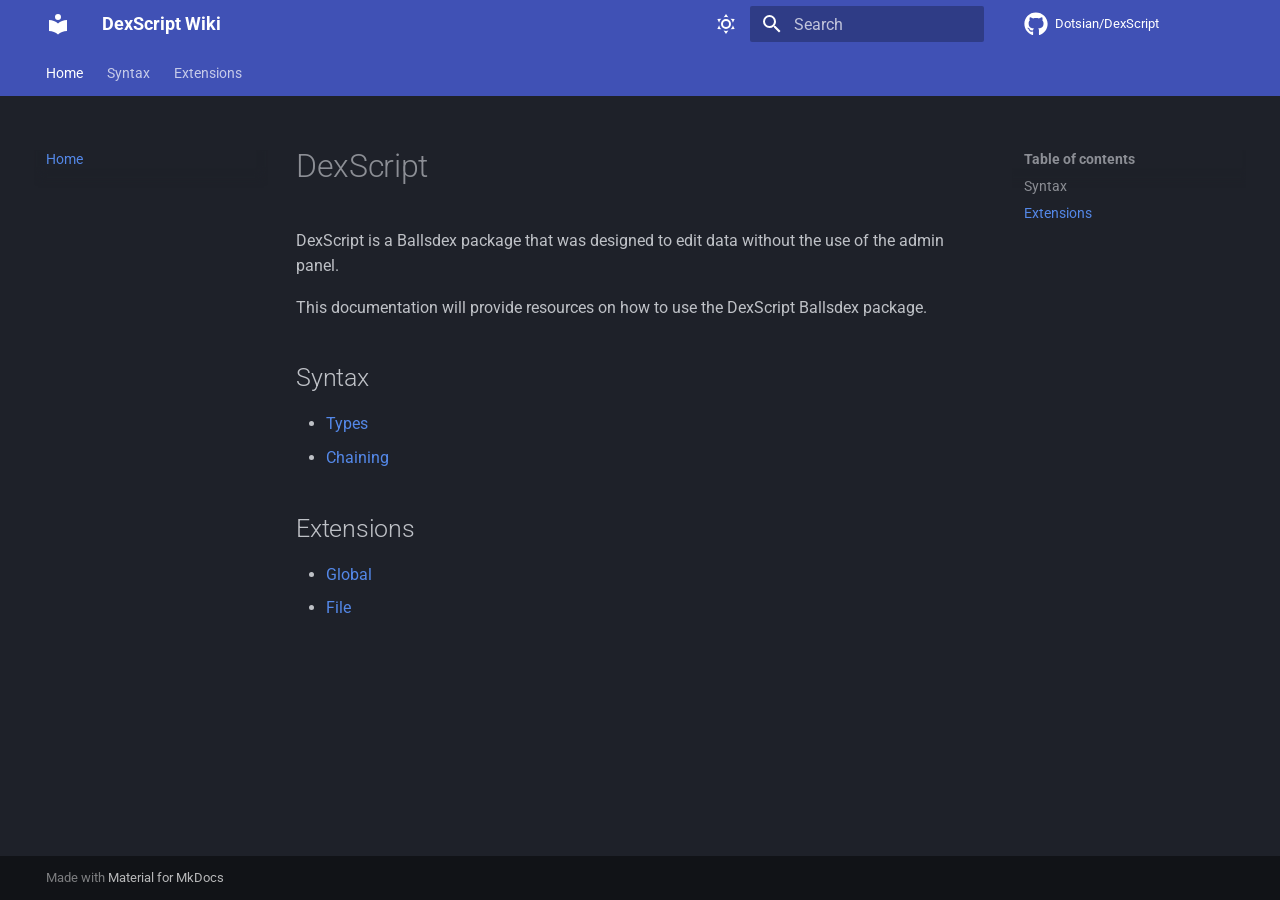
<file: index.html>
<!doctype html>
<html lang="en" class="no-js">
  <head>
    
      <meta charset="utf-8">
      <meta name="viewport" content="width=device-width,initial-scale=1">
      
      
      
      
      
        <link rel="next" href="syntax/types/">
      
      
        
      
      
      <link rel="icon" href="assets/images/favicon.png">
      <meta name="generator" content="mkdocs-1.6.1, mkdocs-material-9.7.0">
    
    
      
        <title>DexScript Wiki</title>
      
    
    
      <link rel="stylesheet" href="assets/stylesheets/main.618322db.min.css">
      
        
        <link rel="stylesheet" href="assets/stylesheets/palette.ab4e12ef.min.css">
      
      


    
    
      
    
    
      
        
        
        <link rel="preconnect" href="https://fonts.gstatic.com" crossorigin>
        <link rel="stylesheet" href="https://fonts.googleapis.com/css?family=Roboto:300,300i,400,400i,700,700i%7CRoboto+Mono:400,400i,700,700i&display=fallback">
        <style>:root{--md-text-font:"Roboto";--md-code-font:"Roboto Mono"}</style>
      
    
    
      <link rel="stylesheet" href="assets/css/dexscript.css">
    
    <script>__md_scope=new URL(".",location),__md_hash=e=>[...e].reduce(((e,_)=>(e<<5)-e+_.charCodeAt(0)),0),__md_get=(e,_=localStorage,t=__md_scope)=>JSON.parse(_.getItem(t.pathname+"."+e)),__md_set=(e,_,t=localStorage,a=__md_scope)=>{try{t.setItem(a.pathname+"."+e,JSON.stringify(_))}catch(e){}}</script>
    
      

    
    
  </head>
  
  
    
    
      
    
    
    
    
    <body dir="ltr" data-md-color-scheme="slate" data-md-color-primary="indigo" data-md-color-accent="indigo">
  
    
    <input class="md-toggle" data-md-toggle="drawer" type="checkbox" id="__drawer" autocomplete="off">
    <input class="md-toggle" data-md-toggle="search" type="checkbox" id="__search" autocomplete="off">
    <label class="md-overlay" for="__drawer"></label>
    <div data-md-component="skip">
      
        
        <a href="#dexscript" class="md-skip">
          Skip to content
        </a>
      
    </div>
    <div data-md-component="announce">
      
    </div>
    
    
      

<header class="md-header" data-md-component="header">
  <nav class="md-header__inner md-grid" aria-label="Header">
    <a href="." title="DexScript Wiki" class="md-header__button md-logo" aria-label="DexScript Wiki" data-md-component="logo">
      
  
  <svg xmlns="http://www.w3.org/2000/svg" viewBox="0 0 24 24"><path d="M12 8a3 3 0 0 0 3-3 3 3 0 0 0-3-3 3 3 0 0 0-3 3 3 3 0 0 0 3 3m0 3.54C9.64 9.35 6.5 8 3 8v11c3.5 0 6.64 1.35 9 3.54 2.36-2.19 5.5-3.54 9-3.54V8c-3.5 0-6.64 1.35-9 3.54"/></svg>

    </a>
    <label class="md-header__button md-icon" for="__drawer">
      
      <svg xmlns="http://www.w3.org/2000/svg" viewBox="0 0 24 24"><path d="M3 6h18v2H3zm0 5h18v2H3zm0 5h18v2H3z"/></svg>
    </label>
    <div class="md-header__title" data-md-component="header-title">
      <div class="md-header__ellipsis">
        <div class="md-header__topic">
          <span class="md-ellipsis">
            DexScript Wiki
          </span>
        </div>
        <div class="md-header__topic" data-md-component="header-topic">
          <span class="md-ellipsis">
            
              Home
            
          </span>
        </div>
      </div>
    </div>
    
      
        <form class="md-header__option" data-md-component="palette">
  
    
    
    
    <input class="md-option" data-md-color-media="" data-md-color-scheme="slate" data-md-color-primary="indigo" data-md-color-accent="indigo"  aria-label="Dark mode"  type="radio" name="__palette" id="__palette_0">
    
      <label class="md-header__button md-icon" title="Dark mode" for="__palette_1" hidden>
        <svg xmlns="http://www.w3.org/2000/svg" viewBox="0 0 24 24"><path d="M12 7a5 5 0 0 1 5 5 5 5 0 0 1-5 5 5 5 0 0 1-5-5 5 5 0 0 1 5-5m0 2a3 3 0 0 0-3 3 3 3 0 0 0 3 3 3 3 0 0 0 3-3 3 3 0 0 0-3-3m0-7 2.39 3.42C13.65 5.15 12.84 5 12 5s-1.65.15-2.39.42zM3.34 7l4.16-.35A7.2 7.2 0 0 0 5.94 8.5c-.44.74-.69 1.5-.83 2.29zm.02 10 1.76-3.77a7.131 7.131 0 0 0 2.38 4.14zM20.65 7l-1.77 3.79a7.02 7.02 0 0 0-2.38-4.15zm-.01 10-4.14.36c.59-.51 1.12-1.14 1.54-1.86.42-.73.69-1.5.83-2.29zM12 22l-2.41-3.44c.74.27 1.55.44 2.41.44.82 0 1.63-.17 2.37-.44z"/></svg>
      </label>
    
  
    
    
    
    <input class="md-option" data-md-color-media="" data-md-color-scheme="default" data-md-color-primary="indigo" data-md-color-accent="indigo"  aria-label="Light mode"  type="radio" name="__palette" id="__palette_1">
    
      <label class="md-header__button md-icon" title="Light mode" for="__palette_0" hidden>
        <svg xmlns="http://www.w3.org/2000/svg" viewBox="0 0 24 24"><path d="m17.75 4.09-2.53 1.94.91 3.06-2.63-1.81-2.63 1.81.91-3.06-2.53-1.94L12.44 4l1.06-3 1.06 3zm3.5 6.91-1.64 1.25.59 1.98-1.7-1.17-1.7 1.17.59-1.98L15.75 11l2.06-.05L18.5 9l.69 1.95zm-2.28 4.95c.83-.08 1.72 1.1 1.19 1.85-.32.45-.66.87-1.08 1.27C15.17 23 8.84 23 4.94 19.07c-3.91-3.9-3.91-10.24 0-14.14.4-.4.82-.76 1.27-1.08.75-.53 1.93.36 1.85 1.19-.27 2.86.69 5.83 2.89 8.02a9.96 9.96 0 0 0 8.02 2.89m-1.64 2.02a12.08 12.08 0 0 1-7.8-3.47c-2.17-2.19-3.33-5-3.49-7.82-2.81 3.14-2.7 7.96.31 10.98 3.02 3.01 7.84 3.12 10.98.31"/></svg>
      </label>
    
  
</form>
      
    
    
      <script>var palette=__md_get("__palette");if(palette&&palette.color){if("(prefers-color-scheme)"===palette.color.media){var media=matchMedia("(prefers-color-scheme: light)"),input=document.querySelector(media.matches?"[data-md-color-media='(prefers-color-scheme: light)']":"[data-md-color-media='(prefers-color-scheme: dark)']");palette.color.media=input.getAttribute("data-md-color-media"),palette.color.scheme=input.getAttribute("data-md-color-scheme"),palette.color.primary=input.getAttribute("data-md-color-primary"),palette.color.accent=input.getAttribute("data-md-color-accent")}for(var[key,value]of Object.entries(palette.color))document.body.setAttribute("data-md-color-"+key,value)}</script>
    
    
    
      
      
        <label class="md-header__button md-icon" for="__search">
          
          <svg xmlns="http://www.w3.org/2000/svg" viewBox="0 0 24 24"><path d="M9.5 3A6.5 6.5 0 0 1 16 9.5c0 1.61-.59 3.09-1.56 4.23l.27.27h.79l5 5-1.5 1.5-5-5v-.79l-.27-.27A6.52 6.52 0 0 1 9.5 16 6.5 6.5 0 0 1 3 9.5 6.5 6.5 0 0 1 9.5 3m0 2C7 5 5 7 5 9.5S7 14 9.5 14 14 12 14 9.5 12 5 9.5 5"/></svg>
        </label>
        <div class="md-search" data-md-component="search" role="dialog">
  <label class="md-search__overlay" for="__search"></label>
  <div class="md-search__inner" role="search">
    <form class="md-search__form" name="search">
      <input type="text" class="md-search__input" name="query" aria-label="Search" placeholder="Search" autocapitalize="off" autocorrect="off" autocomplete="off" spellcheck="false" data-md-component="search-query" required>
      <label class="md-search__icon md-icon" for="__search">
        
        <svg xmlns="http://www.w3.org/2000/svg" viewBox="0 0 24 24"><path d="M9.5 3A6.5 6.5 0 0 1 16 9.5c0 1.61-.59 3.09-1.56 4.23l.27.27h.79l5 5-1.5 1.5-5-5v-.79l-.27-.27A6.52 6.52 0 0 1 9.5 16 6.5 6.5 0 0 1 3 9.5 6.5 6.5 0 0 1 9.5 3m0 2C7 5 5 7 5 9.5S7 14 9.5 14 14 12 14 9.5 12 5 9.5 5"/></svg>
        
        <svg xmlns="http://www.w3.org/2000/svg" viewBox="0 0 24 24"><path d="M20 11v2H8l5.5 5.5-1.42 1.42L4.16 12l7.92-7.92L13.5 5.5 8 11z"/></svg>
      </label>
      <nav class="md-search__options" aria-label="Search">
        
        <button type="reset" class="md-search__icon md-icon" title="Clear" aria-label="Clear" tabindex="-1">
          
          <svg xmlns="http://www.w3.org/2000/svg" viewBox="0 0 24 24"><path d="M19 6.41 17.59 5 12 10.59 6.41 5 5 6.41 10.59 12 5 17.59 6.41 19 12 13.41 17.59 19 19 17.59 13.41 12z"/></svg>
        </button>
      </nav>
      
    </form>
    <div class="md-search__output">
      <div class="md-search__scrollwrap" tabindex="0" data-md-scrollfix>
        <div class="md-search-result" data-md-component="search-result">
          <div class="md-search-result__meta">
            Initializing search
          </div>
          <ol class="md-search-result__list" role="presentation"></ol>
        </div>
      </div>
    </div>
  </div>
</div>
      
    
    
      <div class="md-header__source">
        <a href="https://github.com/Dotsian/DexScript" title="Go to repository" class="md-source" data-md-component="source">
  <div class="md-source__icon md-icon">
    
    <svg xmlns="http://www.w3.org/2000/svg" viewBox="0 0 512 512"><!--! Font Awesome Free 7.1.0 by @fontawesome - https://fontawesome.com License - https://fontawesome.com/license/free (Icons: CC BY 4.0, Fonts: SIL OFL 1.1, Code: MIT License) Copyright 2025 Fonticons, Inc.--><path d="M173.9 397.4c0 2-2.3 3.6-5.2 3.6-3.3.3-5.6-1.3-5.6-3.6 0-2 2.3-3.6 5.2-3.6 3-.3 5.6 1.3 5.6 3.6m-31.1-4.5c-.7 2 1.3 4.3 4.3 4.9 2.6 1 5.6 0 6.2-2s-1.3-4.3-4.3-5.2c-2.6-.7-5.5.3-6.2 2.3m44.2-1.7c-2.9.7-4.9 2.6-4.6 4.9.3 2 2.9 3.3 5.9 2.6 2.9-.7 4.9-2.6 4.6-4.6-.3-1.9-3-3.2-5.9-2.9M252.8 8C114.1 8 8 113.3 8 252c0 110.9 69.8 205.8 169.5 239.2 12.8 2.3 17.3-5.6 17.3-12.1 0-6.2-.3-40.4-.3-61.4 0 0-70 15-84.7-29.8 0 0-11.4-29.1-27.8-36.6 0 0-22.9-15.7 1.6-15.4 0 0 24.9 2 38.6 25.8 21.9 38.6 58.6 27.5 72.9 20.9 2.3-16 8.8-27.1 16-33.7-55.9-6.2-112.3-14.3-112.3-110.5 0-27.5 7.6-41.3 23.6-58.9-2.6-6.5-11.1-33.3 2.6-67.9 20.9-6.5 69 27 69 27 20-5.6 41.5-8.5 62.8-8.5s42.8 2.9 62.8 8.5c0 0 48.1-33.6 69-27 13.7 34.7 5.2 61.4 2.6 67.9 16 17.7 25.8 31.5 25.8 58.9 0 96.5-58.9 104.2-114.8 110.5 9.2 7.9 17 22.9 17 46.4 0 33.7-.3 75.4-.3 83.6 0 6.5 4.6 14.4 17.3 12.1C436.2 457.8 504 362.9 504 252 504 113.3 391.5 8 252.8 8M105.2 352.9c-1.3 1-1 3.3.7 5.2 1.6 1.6 3.9 2.3 5.2 1 1.3-1 1-3.3-.7-5.2-1.6-1.6-3.9-2.3-5.2-1m-10.8-8.1c-.7 1.3.3 2.9 2.3 3.9 1.6 1 3.6.7 4.3-.7.7-1.3-.3-2.9-2.3-3.9-2-.6-3.6-.3-4.3.7m32.4 35.6c-1.6 1.3-1 4.3 1.3 6.2 2.3 2.3 5.2 2.6 6.5 1 1.3-1.3.7-4.3-1.3-6.2-2.2-2.3-5.2-2.6-6.5-1m-11.4-14.7c-1.6 1-1.6 3.6 0 5.9s4.3 3.3 5.6 2.3c1.6-1.3 1.6-3.9 0-6.2-1.4-2.3-4-3.3-5.6-2"/></svg>
  </div>
  <div class="md-source__repository">
    Dotsian/DexScript
  </div>
</a>
      </div>
    
  </nav>
  
</header>
    
    <div class="md-container" data-md-component="container">
      
      
        
          
            
<nav class="md-tabs" aria-label="Tabs" data-md-component="tabs">
  <div class="md-grid">
    <ul class="md-tabs__list">
      
        
  
  
  
    
  
  
    <li class="md-tabs__item md-tabs__item--active">
      <a href="." class="md-tabs__link">
        
  
  
    
  
  Home

      </a>
    </li>
  

      
        
  
  
  
  
    
    
      <li class="md-tabs__item">
        <a href="syntax/types/" class="md-tabs__link">
          
  
  
    
  
  Syntax

        </a>
      </li>
    
  

      
        
  
  
  
  
    
    
      <li class="md-tabs__item">
        <a href="extensions/global/" class="md-tabs__link">
          
  
  
    
  
  Extensions

        </a>
      </li>
    
  

      
    </ul>
  </div>
</nav>
          
        
      
      <main class="md-main" data-md-component="main">
        <div class="md-main__inner md-grid">
          
            
              
              <div class="md-sidebar md-sidebar--primary" data-md-component="sidebar" data-md-type="navigation" >
                <div class="md-sidebar__scrollwrap">
                  <div class="md-sidebar__inner">
                    


  


<nav class="md-nav md-nav--primary md-nav--lifted" aria-label="Navigation" data-md-level="0">
  <label class="md-nav__title" for="__drawer">
    <a href="." title="DexScript Wiki" class="md-nav__button md-logo" aria-label="DexScript Wiki" data-md-component="logo">
      
  
  <svg xmlns="http://www.w3.org/2000/svg" viewBox="0 0 24 24"><path d="M12 8a3 3 0 0 0 3-3 3 3 0 0 0-3-3 3 3 0 0 0-3 3 3 3 0 0 0 3 3m0 3.54C9.64 9.35 6.5 8 3 8v11c3.5 0 6.64 1.35 9 3.54 2.36-2.19 5.5-3.54 9-3.54V8c-3.5 0-6.64 1.35-9 3.54"/></svg>

    </a>
    DexScript Wiki
  </label>
  
    <div class="md-nav__source">
      <a href="https://github.com/Dotsian/DexScript" title="Go to repository" class="md-source" data-md-component="source">
  <div class="md-source__icon md-icon">
    
    <svg xmlns="http://www.w3.org/2000/svg" viewBox="0 0 512 512"><!--! Font Awesome Free 7.1.0 by @fontawesome - https://fontawesome.com License - https://fontawesome.com/license/free (Icons: CC BY 4.0, Fonts: SIL OFL 1.1, Code: MIT License) Copyright 2025 Fonticons, Inc.--><path d="M173.9 397.4c0 2-2.3 3.6-5.2 3.6-3.3.3-5.6-1.3-5.6-3.6 0-2 2.3-3.6 5.2-3.6 3-.3 5.6 1.3 5.6 3.6m-31.1-4.5c-.7 2 1.3 4.3 4.3 4.9 2.6 1 5.6 0 6.2-2s-1.3-4.3-4.3-5.2c-2.6-.7-5.5.3-6.2 2.3m44.2-1.7c-2.9.7-4.9 2.6-4.6 4.9.3 2 2.9 3.3 5.9 2.6 2.9-.7 4.9-2.6 4.6-4.6-.3-1.9-3-3.2-5.9-2.9M252.8 8C114.1 8 8 113.3 8 252c0 110.9 69.8 205.8 169.5 239.2 12.8 2.3 17.3-5.6 17.3-12.1 0-6.2-.3-40.4-.3-61.4 0 0-70 15-84.7-29.8 0 0-11.4-29.1-27.8-36.6 0 0-22.9-15.7 1.6-15.4 0 0 24.9 2 38.6 25.8 21.9 38.6 58.6 27.5 72.9 20.9 2.3-16 8.8-27.1 16-33.7-55.9-6.2-112.3-14.3-112.3-110.5 0-27.5 7.6-41.3 23.6-58.9-2.6-6.5-11.1-33.3 2.6-67.9 20.9-6.5 69 27 69 27 20-5.6 41.5-8.5 62.8-8.5s42.8 2.9 62.8 8.5c0 0 48.1-33.6 69-27 13.7 34.7 5.2 61.4 2.6 67.9 16 17.7 25.8 31.5 25.8 58.9 0 96.5-58.9 104.2-114.8 110.5 9.2 7.9 17 22.9 17 46.4 0 33.7-.3 75.4-.3 83.6 0 6.5 4.6 14.4 17.3 12.1C436.2 457.8 504 362.9 504 252 504 113.3 391.5 8 252.8 8M105.2 352.9c-1.3 1-1 3.3.7 5.2 1.6 1.6 3.9 2.3 5.2 1 1.3-1 1-3.3-.7-5.2-1.6-1.6-3.9-2.3-5.2-1m-10.8-8.1c-.7 1.3.3 2.9 2.3 3.9 1.6 1 3.6.7 4.3-.7.7-1.3-.3-2.9-2.3-3.9-2-.6-3.6-.3-4.3.7m32.4 35.6c-1.6 1.3-1 4.3 1.3 6.2 2.3 2.3 5.2 2.6 6.5 1 1.3-1.3.7-4.3-1.3-6.2-2.2-2.3-5.2-2.6-6.5-1m-11.4-14.7c-1.6 1-1.6 3.6 0 5.9s4.3 3.3 5.6 2.3c1.6-1.3 1.6-3.9 0-6.2-1.4-2.3-4-3.3-5.6-2"/></svg>
  </div>
  <div class="md-source__repository">
    Dotsian/DexScript
  </div>
</a>
    </div>
  
  <ul class="md-nav__list" data-md-scrollfix>
    
      
      
  
  
    
  
  
  
    <li class="md-nav__item md-nav__item--active">
      
      <input class="md-nav__toggle md-toggle" type="checkbox" id="__toc">
      
      
        
      
      
        <label class="md-nav__link md-nav__link--active" for="__toc">
          
  
  
  <span class="md-ellipsis">
    
  
    Home
  

    
  </span>
  
  

          <span class="md-nav__icon md-icon"></span>
        </label>
      
      <a href="." class="md-nav__link md-nav__link--active">
        
  
  
  <span class="md-ellipsis">
    
  
    Home
  

    
  </span>
  
  

      </a>
      
        

<nav class="md-nav md-nav--secondary" aria-label="Table of contents">
  
  
  
    
  
  
    <label class="md-nav__title" for="__toc">
      <span class="md-nav__icon md-icon"></span>
      Table of contents
    </label>
    <ul class="md-nav__list" data-md-component="toc" data-md-scrollfix>
      
        <li class="md-nav__item">
  <a href="#syntax" class="md-nav__link">
    <span class="md-ellipsis">
      
        Syntax
      
    </span>
  </a>
  
</li>
      
        <li class="md-nav__item">
  <a href="#extensions" class="md-nav__link">
    <span class="md-ellipsis">
      
        Extensions
      
    </span>
  </a>
  
</li>
      
    </ul>
  
</nav>
      
    </li>
  

    
      
      
  
  
  
  
    
    
      
        
      
        
      
    
    
    
      
      
        
      
    
    
    <li class="md-nav__item md-nav__item--nested">
      
        
        
        <input class="md-nav__toggle md-toggle " type="checkbox" id="__nav_2" >
        
          
          <label class="md-nav__link" for="__nav_2" id="__nav_2_label" tabindex="0">
            
  
  
  <span class="md-ellipsis">
    
  
    Syntax
  

    
  </span>
  
  

            <span class="md-nav__icon md-icon"></span>
          </label>
        
        <nav class="md-nav" data-md-level="1" aria-labelledby="__nav_2_label" aria-expanded="false">
          <label class="md-nav__title" for="__nav_2">
            <span class="md-nav__icon md-icon"></span>
            
  
    Syntax
  

          </label>
          <ul class="md-nav__list" data-md-scrollfix>
            
              
                
  
  
  
  
    <li class="md-nav__item">
      <a href="syntax/types/" class="md-nav__link">
        
  
  
  <span class="md-ellipsis">
    
  
    Types
  

    
  </span>
  
  

      </a>
    </li>
  

              
            
              
                
  
  
  
  
    <li class="md-nav__item">
      <a href="syntax/chaining/" class="md-nav__link">
        
  
  
  <span class="md-ellipsis">
    
  
    Chaining
  

    
  </span>
  
  

      </a>
    </li>
  

              
            
          </ul>
        </nav>
      
    </li>
  

    
      
      
  
  
  
  
    
    
      
        
      
        
      
        
      
        
      
    
    
    
      
      
        
      
    
    
    <li class="md-nav__item md-nav__item--nested">
      
        
        
        <input class="md-nav__toggle md-toggle " type="checkbox" id="__nav_3" >
        
          
          <label class="md-nav__link" for="__nav_3" id="__nav_3_label" tabindex="0">
            
  
  
  <span class="md-ellipsis">
    
  
    Extensions
  

    
  </span>
  
  

            <span class="md-nav__icon md-icon"></span>
          </label>
        
        <nav class="md-nav" data-md-level="1" aria-labelledby="__nav_3_label" aria-expanded="false">
          <label class="md-nav__title" for="__nav_3">
            <span class="md-nav__icon md-icon"></span>
            
  
    Extensions
  

          </label>
          <ul class="md-nav__list" data-md-scrollfix>
            
              
                
  
  
  
  
    <li class="md-nav__item">
      <a href="extensions/global/" class="md-nav__link">
        
  
  
  <span class="md-ellipsis">
    
  
    Global
  

    
  </span>
  
  

      </a>
    </li>
  

              
            
              
                
  
  
  
  
    <li class="md-nav__item">
      <a href="extensions/file/" class="md-nav__link">
        
  
  
  <span class="md-ellipsis">
    
  
    File
  

    
  </span>
  
  

      </a>
    </li>
  

              
            
              
                
  
  
  
  
    
    
      
        
      
        
      
        
      
    
    
    
      
      
        
      
    
    
    <li class="md-nav__item md-nav__item--nested">
      
        
        
        <input class="md-nav__toggle md-toggle " type="checkbox" id="__nav_3_3" >
        
          
          <label class="md-nav__link" for="__nav_3_3" id="__nav_3_3_label" tabindex="0">
            
  
  
  <span class="md-ellipsis">
    
  
    Global
  

    
  </span>
  
  

            <span class="md-nav__icon md-icon"></span>
          </label>
        
        <nav class="md-nav" data-md-level="2" aria-labelledby="__nav_3_3_label" aria-expanded="false">
          <label class="md-nav__title" for="__nav_3_3">
            <span class="md-nav__icon md-icon"></span>
            
  
    Global
  

          </label>
          <ul class="md-nav__list" data-md-scrollfix>
            
              
                
  
  
  
  
    <li class="md-nav__item">
      <a href="commands/edit/" class="md-nav__link">
        
  
  
  <span class="md-ellipsis">
    
  
    Edit
  

    
  </span>
  
  

      </a>
    </li>
  

              
            
              
                
  
  
  
  
    <li class="md-nav__item">
      <a href="commands/delete/" class="md-nav__link">
        
  
  
  <span class="md-ellipsis">
    
  
    Delete
  

    
  </span>
  
  

      </a>
    </li>
  

              
            
              
                
  
  
  
  
    <li class="md-nav__item">
      <a href="commands/update/" class="md-nav__link">
        
  
  
  <span class="md-ellipsis">
    
  
    Update
  

    
  </span>
  
  

      </a>
    </li>
  

              
            
          </ul>
        </nav>
      
    </li>
  

              
            
              
                
  
  
  
  
    
    
      
        
      
    
    
    
      
      
        
      
    
    
    <li class="md-nav__item md-nav__item--nested">
      
        
        
        <input class="md-nav__toggle md-toggle " type="checkbox" id="__nav_3_4" >
        
          
          <label class="md-nav__link" for="__nav_3_4" id="__nav_3_4_label" tabindex="0">
            
  
  
  <span class="md-ellipsis">
    
  
    File
  

    
  </span>
  
  

            <span class="md-nav__icon md-icon"></span>
          </label>
        
        <nav class="md-nav" data-md-level="2" aria-labelledby="__nav_3_4_label" aria-expanded="false">
          <label class="md-nav__title" for="__nav_3_4">
            <span class="md-nav__icon md-icon"></span>
            
  
    File
  

          </label>
          <ul class="md-nav__list" data-md-scrollfix>
            
              
                
  
  
  
  
    <li class="md-nav__item">
      <a href="commands/write/" class="md-nav__link">
        
  
  
  <span class="md-ellipsis">
    
  
    Write
  

    
  </span>
  
  

      </a>
    </li>
  

              
            
          </ul>
        </nav>
      
    </li>
  

              
            
          </ul>
        </nav>
      
    </li>
  

    
  </ul>
</nav>
                  </div>
                </div>
              </div>
            
            
              
              <div class="md-sidebar md-sidebar--secondary" data-md-component="sidebar" data-md-type="toc" >
                <div class="md-sidebar__scrollwrap">
                  <div class="md-sidebar__inner">
                    

<nav class="md-nav md-nav--secondary" aria-label="Table of contents">
  
  
  
    
  
  
    <label class="md-nav__title" for="__toc">
      <span class="md-nav__icon md-icon"></span>
      Table of contents
    </label>
    <ul class="md-nav__list" data-md-component="toc" data-md-scrollfix>
      
        <li class="md-nav__item">
  <a href="#syntax" class="md-nav__link">
    <span class="md-ellipsis">
      
        Syntax
      
    </span>
  </a>
  
</li>
      
        <li class="md-nav__item">
  <a href="#extensions" class="md-nav__link">
    <span class="md-ellipsis">
      
        Extensions
      
    </span>
  </a>
  
</li>
      
    </ul>
  
</nav>
                  </div>
                </div>
              </div>
            
          
          
            <div class="md-content" data-md-component="content">
              
                



  


              
              <article class="md-content__inner md-typeset">
                
                  


  
  


<h1 id="dexscript">DexScript</h1>
<p>DexScript is a Ballsdex package that was designed to edit data without the use of the admin panel.</p>
<p>This documentation will provide resources on how to use the DexScript Ballsdex package.</p>
<h2 id="syntax">Syntax</h2>
<ul>
<li><a href="syntax/types/">Types</a></li>
<li><a href="syntax/chaining/">Chaining</a></li>
</ul>
<h2 id="extensions">Extensions</h2>
<ul>
<li><a href="extensions/global/">Global</a></li>
<li><a href="extensions/file/">File</a></li>
</ul>












                
              </article>
            </div>
          
          
  <script>var tabs=__md_get("__tabs");if(Array.isArray(tabs))e:for(var set of document.querySelectorAll(".tabbed-set")){var labels=set.querySelector(".tabbed-labels");for(var tab of tabs)for(var label of labels.getElementsByTagName("label"))if(label.innerText.trim()===tab){var input=document.getElementById(label.htmlFor);input.checked=!0;continue e}}</script>

<script>var target=document.getElementById(location.hash.slice(1));target&&target.name&&(target.checked=target.name.startsWith("__tabbed_"))</script>
        </div>
        
          <button type="button" class="md-top md-icon" data-md-component="top" hidden>
  
  <svg xmlns="http://www.w3.org/2000/svg" viewBox="0 0 24 24"><path d="M13 20h-2V8l-5.5 5.5-1.42-1.42L12 4.16l7.92 7.92-1.42 1.42L13 8z"/></svg>
  Back to top
</button>
        
      </main>
      
        <footer class="md-footer">
  
  <div class="md-footer-meta md-typeset">
    <div class="md-footer-meta__inner md-grid">
      <div class="md-copyright">
  
  
    Made with
    <a href="https://squidfunk.github.io/mkdocs-material/" target="_blank" rel="noopener">
      Material for MkDocs
    </a>
  
</div>
      
    </div>
  </div>
</footer>
      
    </div>
    <div class="md-dialog" data-md-component="dialog">
      <div class="md-dialog__inner md-typeset"></div>
    </div>
    
    
    
      
      
      <script id="__config" type="application/json">{"annotate": null, "base": ".", "features": ["content.code.annotate", "content.tooltips", "navigation.instant", "navigation.tabs", "navigation.path", "navigation.top", "navigation.sections", "navigation.indexes", "content.tabs.link", "content.code.select", "content.code.copy"], "search": "assets/javascripts/workers/search.7a47a382.min.js", "tags": null, "translations": {"clipboard.copied": "Copied to clipboard", "clipboard.copy": "Copy to clipboard", "search.result.more.one": "1 more on this page", "search.result.more.other": "# more on this page", "search.result.none": "No matching documents", "search.result.one": "1 matching document", "search.result.other": "# matching documents", "search.result.placeholder": "Type to start searching", "search.result.term.missing": "Missing", "select.version": "Select version"}, "version": null}</script>
    
    
      <script src="assets/javascripts/bundle.e71a0d61.min.js"></script>
      
    
  </body>
</html>
</file>
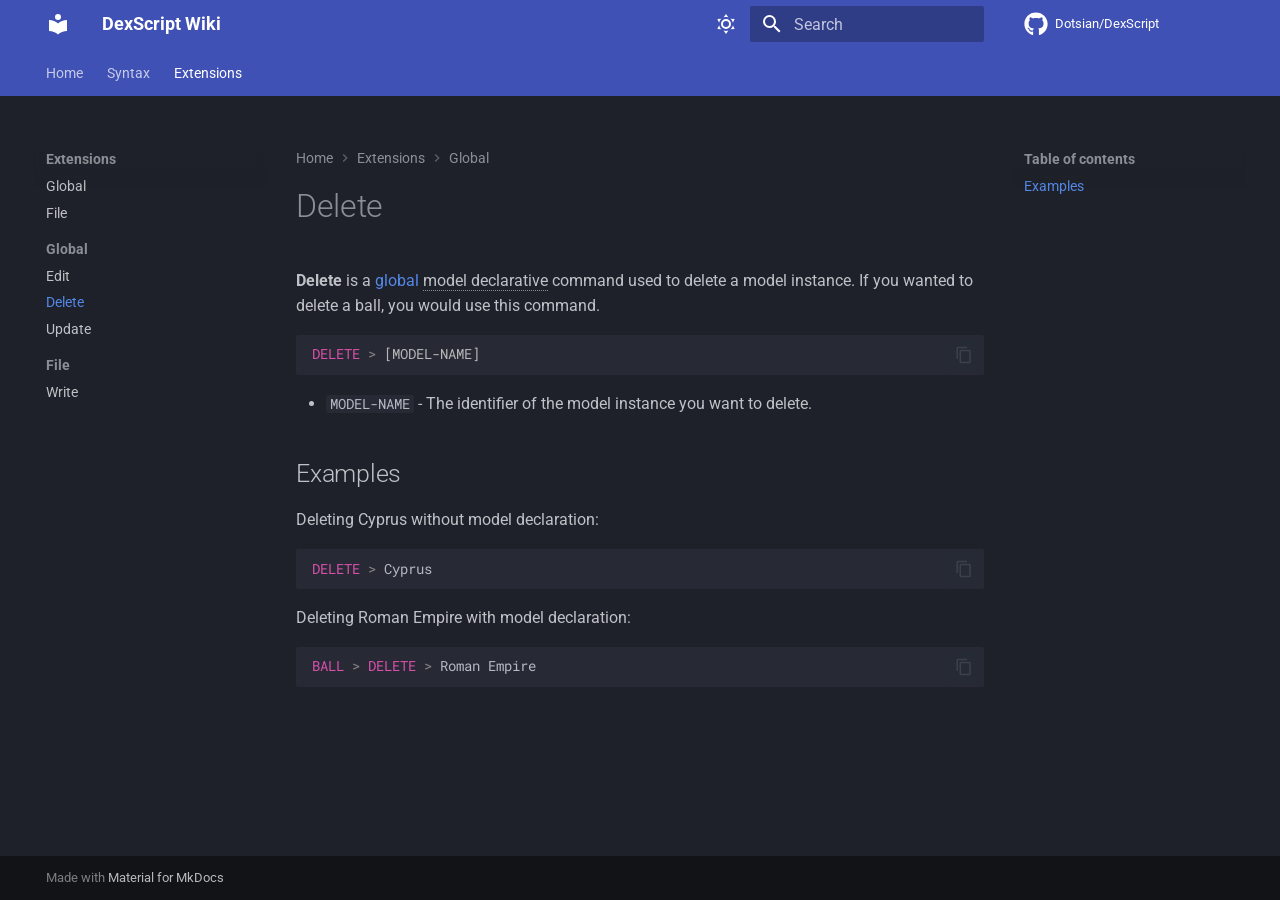
<file: commands/delete/index.html>
<!doctype html>
<html lang="en" class="no-js">
  <head>
    
      <meta charset="utf-8">
      <meta name="viewport" content="width=device-width,initial-scale=1">
      
      
      
      
        <link rel="prev" href="../edit/">
      
      
        <link rel="next" href="../update/">
      
      
        
      
      
      <link rel="icon" href="../../assets/images/favicon.png">
      <meta name="generator" content="mkdocs-1.6.1, mkdocs-material-9.7.0">
    
    
      
        <title>Delete - DexScript Wiki</title>
      
    
    
      <link rel="stylesheet" href="../../assets/stylesheets/main.618322db.min.css">
      
        
        <link rel="stylesheet" href="../../assets/stylesheets/palette.ab4e12ef.min.css">
      
      


    
    
      
    
    
      
        
        
        <link rel="preconnect" href="https://fonts.gstatic.com" crossorigin>
        <link rel="stylesheet" href="https://fonts.googleapis.com/css?family=Roboto:300,300i,400,400i,700,700i%7CRoboto+Mono:400,400i,700,700i&display=fallback">
        <style>:root{--md-text-font:"Roboto";--md-code-font:"Roboto Mono"}</style>
      
    
    
      <link rel="stylesheet" href="../../assets/css/dexscript.css">
    
    <script>__md_scope=new URL("../..",location),__md_hash=e=>[...e].reduce(((e,_)=>(e<<5)-e+_.charCodeAt(0)),0),__md_get=(e,_=localStorage,t=__md_scope)=>JSON.parse(_.getItem(t.pathname+"."+e)),__md_set=(e,_,t=localStorage,a=__md_scope)=>{try{t.setItem(a.pathname+"."+e,JSON.stringify(_))}catch(e){}}</script>
    
      

    
    
  </head>
  
  
    
    
      
    
    
    
    
    <body dir="ltr" data-md-color-scheme="slate" data-md-color-primary="indigo" data-md-color-accent="indigo">
  
    
    <input class="md-toggle" data-md-toggle="drawer" type="checkbox" id="__drawer" autocomplete="off">
    <input class="md-toggle" data-md-toggle="search" type="checkbox" id="__search" autocomplete="off">
    <label class="md-overlay" for="__drawer"></label>
    <div data-md-component="skip">
      
        
        <a href="#delete" class="md-skip">
          Skip to content
        </a>
      
    </div>
    <div data-md-component="announce">
      
    </div>
    
    
      

<header class="md-header" data-md-component="header">
  <nav class="md-header__inner md-grid" aria-label="Header">
    <a href="../.." title="DexScript Wiki" class="md-header__button md-logo" aria-label="DexScript Wiki" data-md-component="logo">
      
  
  <svg xmlns="http://www.w3.org/2000/svg" viewBox="0 0 24 24"><path d="M12 8a3 3 0 0 0 3-3 3 3 0 0 0-3-3 3 3 0 0 0-3 3 3 3 0 0 0 3 3m0 3.54C9.64 9.35 6.5 8 3 8v11c3.5 0 6.64 1.35 9 3.54 2.36-2.19 5.5-3.54 9-3.54V8c-3.5 0-6.64 1.35-9 3.54"/></svg>

    </a>
    <label class="md-header__button md-icon" for="__drawer">
      
      <svg xmlns="http://www.w3.org/2000/svg" viewBox="0 0 24 24"><path d="M3 6h18v2H3zm0 5h18v2H3zm0 5h18v2H3z"/></svg>
    </label>
    <div class="md-header__title" data-md-component="header-title">
      <div class="md-header__ellipsis">
        <div class="md-header__topic">
          <span class="md-ellipsis">
            DexScript Wiki
          </span>
        </div>
        <div class="md-header__topic" data-md-component="header-topic">
          <span class="md-ellipsis">
            
              Delete
            
          </span>
        </div>
      </div>
    </div>
    
      
        <form class="md-header__option" data-md-component="palette">
  
    
    
    
    <input class="md-option" data-md-color-media="" data-md-color-scheme="slate" data-md-color-primary="indigo" data-md-color-accent="indigo"  aria-label="Dark mode"  type="radio" name="__palette" id="__palette_0">
    
      <label class="md-header__button md-icon" title="Dark mode" for="__palette_1" hidden>
        <svg xmlns="http://www.w3.org/2000/svg" viewBox="0 0 24 24"><path d="M12 7a5 5 0 0 1 5 5 5 5 0 0 1-5 5 5 5 0 0 1-5-5 5 5 0 0 1 5-5m0 2a3 3 0 0 0-3 3 3 3 0 0 0 3 3 3 3 0 0 0 3-3 3 3 0 0 0-3-3m0-7 2.39 3.42C13.65 5.15 12.84 5 12 5s-1.65.15-2.39.42zM3.34 7l4.16-.35A7.2 7.2 0 0 0 5.94 8.5c-.44.74-.69 1.5-.83 2.29zm.02 10 1.76-3.77a7.131 7.131 0 0 0 2.38 4.14zM20.65 7l-1.77 3.79a7.02 7.02 0 0 0-2.38-4.15zm-.01 10-4.14.36c.59-.51 1.12-1.14 1.54-1.86.42-.73.69-1.5.83-2.29zM12 22l-2.41-3.44c.74.27 1.55.44 2.41.44.82 0 1.63-.17 2.37-.44z"/></svg>
      </label>
    
  
    
    
    
    <input class="md-option" data-md-color-media="" data-md-color-scheme="default" data-md-color-primary="indigo" data-md-color-accent="indigo"  aria-label="Light mode"  type="radio" name="__palette" id="__palette_1">
    
      <label class="md-header__button md-icon" title="Light mode" for="__palette_0" hidden>
        <svg xmlns="http://www.w3.org/2000/svg" viewBox="0 0 24 24"><path d="m17.75 4.09-2.53 1.94.91 3.06-2.63-1.81-2.63 1.81.91-3.06-2.53-1.94L12.44 4l1.06-3 1.06 3zm3.5 6.91-1.64 1.25.59 1.98-1.7-1.17-1.7 1.17.59-1.98L15.75 11l2.06-.05L18.5 9l.69 1.95zm-2.28 4.95c.83-.08 1.72 1.1 1.19 1.85-.32.45-.66.87-1.08 1.27C15.17 23 8.84 23 4.94 19.07c-3.91-3.9-3.91-10.24 0-14.14.4-.4.82-.76 1.27-1.08.75-.53 1.93.36 1.85 1.19-.27 2.86.69 5.83 2.89 8.02a9.96 9.96 0 0 0 8.02 2.89m-1.64 2.02a12.08 12.08 0 0 1-7.8-3.47c-2.17-2.19-3.33-5-3.49-7.82-2.81 3.14-2.7 7.96.31 10.98 3.02 3.01 7.84 3.12 10.98.31"/></svg>
      </label>
    
  
</form>
      
    
    
      <script>var palette=__md_get("__palette");if(palette&&palette.color){if("(prefers-color-scheme)"===palette.color.media){var media=matchMedia("(prefers-color-scheme: light)"),input=document.querySelector(media.matches?"[data-md-color-media='(prefers-color-scheme: light)']":"[data-md-color-media='(prefers-color-scheme: dark)']");palette.color.media=input.getAttribute("data-md-color-media"),palette.color.scheme=input.getAttribute("data-md-color-scheme"),palette.color.primary=input.getAttribute("data-md-color-primary"),palette.color.accent=input.getAttribute("data-md-color-accent")}for(var[key,value]of Object.entries(palette.color))document.body.setAttribute("data-md-color-"+key,value)}</script>
    
    
    
      
      
        <label class="md-header__button md-icon" for="__search">
          
          <svg xmlns="http://www.w3.org/2000/svg" viewBox="0 0 24 24"><path d="M9.5 3A6.5 6.5 0 0 1 16 9.5c0 1.61-.59 3.09-1.56 4.23l.27.27h.79l5 5-1.5 1.5-5-5v-.79l-.27-.27A6.52 6.52 0 0 1 9.5 16 6.5 6.5 0 0 1 3 9.5 6.5 6.5 0 0 1 9.5 3m0 2C7 5 5 7 5 9.5S7 14 9.5 14 14 12 14 9.5 12 5 9.5 5"/></svg>
        </label>
        <div class="md-search" data-md-component="search" role="dialog">
  <label class="md-search__overlay" for="__search"></label>
  <div class="md-search__inner" role="search">
    <form class="md-search__form" name="search">
      <input type="text" class="md-search__input" name="query" aria-label="Search" placeholder="Search" autocapitalize="off" autocorrect="off" autocomplete="off" spellcheck="false" data-md-component="search-query" required>
      <label class="md-search__icon md-icon" for="__search">
        
        <svg xmlns="http://www.w3.org/2000/svg" viewBox="0 0 24 24"><path d="M9.5 3A6.5 6.5 0 0 1 16 9.5c0 1.61-.59 3.09-1.56 4.23l.27.27h.79l5 5-1.5 1.5-5-5v-.79l-.27-.27A6.52 6.52 0 0 1 9.5 16 6.5 6.5 0 0 1 3 9.5 6.5 6.5 0 0 1 9.5 3m0 2C7 5 5 7 5 9.5S7 14 9.5 14 14 12 14 9.5 12 5 9.5 5"/></svg>
        
        <svg xmlns="http://www.w3.org/2000/svg" viewBox="0 0 24 24"><path d="M20 11v2H8l5.5 5.5-1.42 1.42L4.16 12l7.92-7.92L13.5 5.5 8 11z"/></svg>
      </label>
      <nav class="md-search__options" aria-label="Search">
        
        <button type="reset" class="md-search__icon md-icon" title="Clear" aria-label="Clear" tabindex="-1">
          
          <svg xmlns="http://www.w3.org/2000/svg" viewBox="0 0 24 24"><path d="M19 6.41 17.59 5 12 10.59 6.41 5 5 6.41 10.59 12 5 17.59 6.41 19 12 13.41 17.59 19 19 17.59 13.41 12z"/></svg>
        </button>
      </nav>
      
    </form>
    <div class="md-search__output">
      <div class="md-search__scrollwrap" tabindex="0" data-md-scrollfix>
        <div class="md-search-result" data-md-component="search-result">
          <div class="md-search-result__meta">
            Initializing search
          </div>
          <ol class="md-search-result__list" role="presentation"></ol>
        </div>
      </div>
    </div>
  </div>
</div>
      
    
    
      <div class="md-header__source">
        <a href="https://github.com/Dotsian/DexScript" title="Go to repository" class="md-source" data-md-component="source">
  <div class="md-source__icon md-icon">
    
    <svg xmlns="http://www.w3.org/2000/svg" viewBox="0 0 512 512"><!--! Font Awesome Free 7.1.0 by @fontawesome - https://fontawesome.com License - https://fontawesome.com/license/free (Icons: CC BY 4.0, Fonts: SIL OFL 1.1, Code: MIT License) Copyright 2025 Fonticons, Inc.--><path d="M173.9 397.4c0 2-2.3 3.6-5.2 3.6-3.3.3-5.6-1.3-5.6-3.6 0-2 2.3-3.6 5.2-3.6 3-.3 5.6 1.3 5.6 3.6m-31.1-4.5c-.7 2 1.3 4.3 4.3 4.9 2.6 1 5.6 0 6.2-2s-1.3-4.3-4.3-5.2c-2.6-.7-5.5.3-6.2 2.3m44.2-1.7c-2.9.7-4.9 2.6-4.6 4.9.3 2 2.9 3.3 5.9 2.6 2.9-.7 4.9-2.6 4.6-4.6-.3-1.9-3-3.2-5.9-2.9M252.8 8C114.1 8 8 113.3 8 252c0 110.9 69.8 205.8 169.5 239.2 12.8 2.3 17.3-5.6 17.3-12.1 0-6.2-.3-40.4-.3-61.4 0 0-70 15-84.7-29.8 0 0-11.4-29.1-27.8-36.6 0 0-22.9-15.7 1.6-15.4 0 0 24.9 2 38.6 25.8 21.9 38.6 58.6 27.5 72.9 20.9 2.3-16 8.8-27.1 16-33.7-55.9-6.2-112.3-14.3-112.3-110.5 0-27.5 7.6-41.3 23.6-58.9-2.6-6.5-11.1-33.3 2.6-67.9 20.9-6.5 69 27 69 27 20-5.6 41.5-8.5 62.8-8.5s42.8 2.9 62.8 8.5c0 0 48.1-33.6 69-27 13.7 34.7 5.2 61.4 2.6 67.9 16 17.7 25.8 31.5 25.8 58.9 0 96.5-58.9 104.2-114.8 110.5 9.2 7.9 17 22.9 17 46.4 0 33.7-.3 75.4-.3 83.6 0 6.5 4.6 14.4 17.3 12.1C436.2 457.8 504 362.9 504 252 504 113.3 391.5 8 252.8 8M105.2 352.9c-1.3 1-1 3.3.7 5.2 1.6 1.6 3.9 2.3 5.2 1 1.3-1 1-3.3-.7-5.2-1.6-1.6-3.9-2.3-5.2-1m-10.8-8.1c-.7 1.3.3 2.9 2.3 3.9 1.6 1 3.6.7 4.3-.7.7-1.3-.3-2.9-2.3-3.9-2-.6-3.6-.3-4.3.7m32.4 35.6c-1.6 1.3-1 4.3 1.3 6.2 2.3 2.3 5.2 2.6 6.5 1 1.3-1.3.7-4.3-1.3-6.2-2.2-2.3-5.2-2.6-6.5-1m-11.4-14.7c-1.6 1-1.6 3.6 0 5.9s4.3 3.3 5.6 2.3c1.6-1.3 1.6-3.9 0-6.2-1.4-2.3-4-3.3-5.6-2"/></svg>
  </div>
  <div class="md-source__repository">
    Dotsian/DexScript
  </div>
</a>
      </div>
    
  </nav>
  
</header>
    
    <div class="md-container" data-md-component="container">
      
      
        
          
            
<nav class="md-tabs" aria-label="Tabs" data-md-component="tabs">
  <div class="md-grid">
    <ul class="md-tabs__list">
      
        
  
  
  
  
    <li class="md-tabs__item">
      <a href="../.." class="md-tabs__link">
        
  
  
    
  
  Home

      </a>
    </li>
  

      
        
  
  
  
  
    
    
      <li class="md-tabs__item">
        <a href="../../syntax/types/" class="md-tabs__link">
          
  
  
    
  
  Syntax

        </a>
      </li>
    
  

      
        
  
  
  
    
  
  
    
    
      <li class="md-tabs__item md-tabs__item--active">
        <a href="../../extensions/global/" class="md-tabs__link">
          
  
  
    
  
  Extensions

        </a>
      </li>
    
  

      
    </ul>
  </div>
</nav>
          
        
      
      <main class="md-main" data-md-component="main">
        <div class="md-main__inner md-grid">
          
            
              
              <div class="md-sidebar md-sidebar--primary" data-md-component="sidebar" data-md-type="navigation" >
                <div class="md-sidebar__scrollwrap">
                  <div class="md-sidebar__inner">
                    


  


<nav class="md-nav md-nav--primary md-nav--lifted" aria-label="Navigation" data-md-level="0">
  <label class="md-nav__title" for="__drawer">
    <a href="../.." title="DexScript Wiki" class="md-nav__button md-logo" aria-label="DexScript Wiki" data-md-component="logo">
      
  
  <svg xmlns="http://www.w3.org/2000/svg" viewBox="0 0 24 24"><path d="M12 8a3 3 0 0 0 3-3 3 3 0 0 0-3-3 3 3 0 0 0-3 3 3 3 0 0 0 3 3m0 3.54C9.64 9.35 6.5 8 3 8v11c3.5 0 6.64 1.35 9 3.54 2.36-2.19 5.5-3.54 9-3.54V8c-3.5 0-6.64 1.35-9 3.54"/></svg>

    </a>
    DexScript Wiki
  </label>
  
    <div class="md-nav__source">
      <a href="https://github.com/Dotsian/DexScript" title="Go to repository" class="md-source" data-md-component="source">
  <div class="md-source__icon md-icon">
    
    <svg xmlns="http://www.w3.org/2000/svg" viewBox="0 0 512 512"><!--! Font Awesome Free 7.1.0 by @fontawesome - https://fontawesome.com License - https://fontawesome.com/license/free (Icons: CC BY 4.0, Fonts: SIL OFL 1.1, Code: MIT License) Copyright 2025 Fonticons, Inc.--><path d="M173.9 397.4c0 2-2.3 3.6-5.2 3.6-3.3.3-5.6-1.3-5.6-3.6 0-2 2.3-3.6 5.2-3.6 3-.3 5.6 1.3 5.6 3.6m-31.1-4.5c-.7 2 1.3 4.3 4.3 4.9 2.6 1 5.6 0 6.2-2s-1.3-4.3-4.3-5.2c-2.6-.7-5.5.3-6.2 2.3m44.2-1.7c-2.9.7-4.9 2.6-4.6 4.9.3 2 2.9 3.3 5.9 2.6 2.9-.7 4.9-2.6 4.6-4.6-.3-1.9-3-3.2-5.9-2.9M252.8 8C114.1 8 8 113.3 8 252c0 110.9 69.8 205.8 169.5 239.2 12.8 2.3 17.3-5.6 17.3-12.1 0-6.2-.3-40.4-.3-61.4 0 0-70 15-84.7-29.8 0 0-11.4-29.1-27.8-36.6 0 0-22.9-15.7 1.6-15.4 0 0 24.9 2 38.6 25.8 21.9 38.6 58.6 27.5 72.9 20.9 2.3-16 8.8-27.1 16-33.7-55.9-6.2-112.3-14.3-112.3-110.5 0-27.5 7.6-41.3 23.6-58.9-2.6-6.5-11.1-33.3 2.6-67.9 20.9-6.5 69 27 69 27 20-5.6 41.5-8.5 62.8-8.5s42.8 2.9 62.8 8.5c0 0 48.1-33.6 69-27 13.7 34.7 5.2 61.4 2.6 67.9 16 17.7 25.8 31.5 25.8 58.9 0 96.5-58.9 104.2-114.8 110.5 9.2 7.9 17 22.9 17 46.4 0 33.7-.3 75.4-.3 83.6 0 6.5 4.6 14.4 17.3 12.1C436.2 457.8 504 362.9 504 252 504 113.3 391.5 8 252.8 8M105.2 352.9c-1.3 1-1 3.3.7 5.2 1.6 1.6 3.9 2.3 5.2 1 1.3-1 1-3.3-.7-5.2-1.6-1.6-3.9-2.3-5.2-1m-10.8-8.1c-.7 1.3.3 2.9 2.3 3.9 1.6 1 3.6.7 4.3-.7.7-1.3-.3-2.9-2.3-3.9-2-.6-3.6-.3-4.3.7m32.4 35.6c-1.6 1.3-1 4.3 1.3 6.2 2.3 2.3 5.2 2.6 6.5 1 1.3-1.3.7-4.3-1.3-6.2-2.2-2.3-5.2-2.6-6.5-1m-11.4-14.7c-1.6 1-1.6 3.6 0 5.9s4.3 3.3 5.6 2.3c1.6-1.3 1.6-3.9 0-6.2-1.4-2.3-4-3.3-5.6-2"/></svg>
  </div>
  <div class="md-source__repository">
    Dotsian/DexScript
  </div>
</a>
    </div>
  
  <ul class="md-nav__list" data-md-scrollfix>
    
      
      
  
  
  
  
    <li class="md-nav__item">
      <a href="../.." class="md-nav__link">
        
  
  
  <span class="md-ellipsis">
    
  
    Home
  

    
  </span>
  
  

      </a>
    </li>
  

    
      
      
  
  
  
  
    
    
      
        
      
        
      
    
    
    
      
      
        
      
    
    
    <li class="md-nav__item md-nav__item--nested">
      
        
        
        <input class="md-nav__toggle md-toggle " type="checkbox" id="__nav_2" >
        
          
          <label class="md-nav__link" for="__nav_2" id="__nav_2_label" tabindex="0">
            
  
  
  <span class="md-ellipsis">
    
  
    Syntax
  

    
  </span>
  
  

            <span class="md-nav__icon md-icon"></span>
          </label>
        
        <nav class="md-nav" data-md-level="1" aria-labelledby="__nav_2_label" aria-expanded="false">
          <label class="md-nav__title" for="__nav_2">
            <span class="md-nav__icon md-icon"></span>
            
  
    Syntax
  

          </label>
          <ul class="md-nav__list" data-md-scrollfix>
            
              
                
  
  
  
  
    <li class="md-nav__item">
      <a href="../../syntax/types/" class="md-nav__link">
        
  
  
  <span class="md-ellipsis">
    
  
    Types
  

    
  </span>
  
  

      </a>
    </li>
  

              
            
              
                
  
  
  
  
    <li class="md-nav__item">
      <a href="../../syntax/chaining/" class="md-nav__link">
        
  
  
  <span class="md-ellipsis">
    
  
    Chaining
  

    
  </span>
  
  

      </a>
    </li>
  

              
            
          </ul>
        </nav>
      
    </li>
  

    
      
      
  
  
    
  
  
  
    
    
      
        
      
        
      
        
      
        
      
    
    
    
      
        
        
      
      
        
      
    
    
    <li class="md-nav__item md-nav__item--active md-nav__item--section md-nav__item--nested">
      
        
        
        <input class="md-nav__toggle md-toggle " type="checkbox" id="__nav_3" checked>
        
          
          <label class="md-nav__link" for="__nav_3" id="__nav_3_label" tabindex="">
            
  
  
  <span class="md-ellipsis">
    
  
    Extensions
  

    
  </span>
  
  

            <span class="md-nav__icon md-icon"></span>
          </label>
        
        <nav class="md-nav" data-md-level="1" aria-labelledby="__nav_3_label" aria-expanded="true">
          <label class="md-nav__title" for="__nav_3">
            <span class="md-nav__icon md-icon"></span>
            
  
    Extensions
  

          </label>
          <ul class="md-nav__list" data-md-scrollfix>
            
              
                
  
  
  
  
    <li class="md-nav__item">
      <a href="../../extensions/global/" class="md-nav__link">
        
  
  
  <span class="md-ellipsis">
    
  
    Global
  

    
  </span>
  
  

      </a>
    </li>
  

              
            
              
                
  
  
  
  
    <li class="md-nav__item">
      <a href="../../extensions/file/" class="md-nav__link">
        
  
  
  <span class="md-ellipsis">
    
  
    File
  

    
  </span>
  
  

      </a>
    </li>
  

              
            
              
                
  
  
    
  
  
  
    
    
      
        
      
        
      
        
      
    
    
    
      
      
        
          
          
        
      
    
    
    <li class="md-nav__item md-nav__item--active md-nav__item--section md-nav__item--nested">
      
        
        
        <input class="md-nav__toggle md-toggle " type="checkbox" id="__nav_3_3" checked>
        
          
          <label class="md-nav__link" for="__nav_3_3" id="__nav_3_3_label" tabindex="">
            
  
  
  <span class="md-ellipsis">
    
  
    Global
  

    
  </span>
  
  

            <span class="md-nav__icon md-icon"></span>
          </label>
        
        <nav class="md-nav" data-md-level="2" aria-labelledby="__nav_3_3_label" aria-expanded="true">
          <label class="md-nav__title" for="__nav_3_3">
            <span class="md-nav__icon md-icon"></span>
            
  
    Global
  

          </label>
          <ul class="md-nav__list" data-md-scrollfix>
            
              
                
  
  
  
  
    <li class="md-nav__item">
      <a href="../edit/" class="md-nav__link">
        
  
  
  <span class="md-ellipsis">
    
  
    Edit
  

    
  </span>
  
  

      </a>
    </li>
  

              
            
              
                
  
  
    
  
  
  
    <li class="md-nav__item md-nav__item--active">
      
      <input class="md-nav__toggle md-toggle" type="checkbox" id="__toc">
      
      
        
      
      
        <label class="md-nav__link md-nav__link--active" for="__toc">
          
  
  
  <span class="md-ellipsis">
    
  
    Delete
  

    
  </span>
  
  

          <span class="md-nav__icon md-icon"></span>
        </label>
      
      <a href="./" class="md-nav__link md-nav__link--active">
        
  
  
  <span class="md-ellipsis">
    
  
    Delete
  

    
  </span>
  
  

      </a>
      
        

<nav class="md-nav md-nav--secondary" aria-label="Table of contents">
  
  
  
    
  
  
    <label class="md-nav__title" for="__toc">
      <span class="md-nav__icon md-icon"></span>
      Table of contents
    </label>
    <ul class="md-nav__list" data-md-component="toc" data-md-scrollfix>
      
        <li class="md-nav__item">
  <a href="#examples" class="md-nav__link">
    <span class="md-ellipsis">
      
        Examples
      
    </span>
  </a>
  
</li>
      
    </ul>
  
</nav>
      
    </li>
  

              
            
              
                
  
  
  
  
    <li class="md-nav__item">
      <a href="../update/" class="md-nav__link">
        
  
  
  <span class="md-ellipsis">
    
  
    Update
  

    
  </span>
  
  

      </a>
    </li>
  

              
            
          </ul>
        </nav>
      
    </li>
  

              
            
              
                
  
  
  
  
    
    
      
        
      
    
    
    
      
      
        
          
          
        
      
    
    
    <li class="md-nav__item md-nav__item--section md-nav__item--nested">
      
        
        
        <input class="md-nav__toggle md-toggle " type="checkbox" id="__nav_3_4" >
        
          
          <label class="md-nav__link" for="__nav_3_4" id="__nav_3_4_label" tabindex="">
            
  
  
  <span class="md-ellipsis">
    
  
    File
  

    
  </span>
  
  

            <span class="md-nav__icon md-icon"></span>
          </label>
        
        <nav class="md-nav" data-md-level="2" aria-labelledby="__nav_3_4_label" aria-expanded="false">
          <label class="md-nav__title" for="__nav_3_4">
            <span class="md-nav__icon md-icon"></span>
            
  
    File
  

          </label>
          <ul class="md-nav__list" data-md-scrollfix>
            
              
                
  
  
  
  
    <li class="md-nav__item">
      <a href="../write/" class="md-nav__link">
        
  
  
  <span class="md-ellipsis">
    
  
    Write
  

    
  </span>
  
  

      </a>
    </li>
  

              
            
          </ul>
        </nav>
      
    </li>
  

              
            
          </ul>
        </nav>
      
    </li>
  

    
  </ul>
</nav>
                  </div>
                </div>
              </div>
            
            
              
              <div class="md-sidebar md-sidebar--secondary" data-md-component="sidebar" data-md-type="toc" >
                <div class="md-sidebar__scrollwrap">
                  <div class="md-sidebar__inner">
                    

<nav class="md-nav md-nav--secondary" aria-label="Table of contents">
  
  
  
    
  
  
    <label class="md-nav__title" for="__toc">
      <span class="md-nav__icon md-icon"></span>
      Table of contents
    </label>
    <ul class="md-nav__list" data-md-component="toc" data-md-scrollfix>
      
        <li class="md-nav__item">
  <a href="#examples" class="md-nav__link">
    <span class="md-ellipsis">
      
        Examples
      
    </span>
  </a>
  
</li>
      
    </ul>
  
</nav>
                  </div>
                </div>
              </div>
            
          
          
            <div class="md-content" data-md-component="content">
              
                



  


  <nav class="md-path" aria-label="Navigation" >
    <ol class="md-path__list">
      
        
  
  
    <li class="md-path__item">
      <a href="../.." class="md-path__link">
        
  <span class="md-ellipsis">
    Home
  </span>

      </a>
    </li>
  

      
      
        
  
  
    
    
      <li class="md-path__item">
        <a href="../../extensions/global/" class="md-path__link">
          
  <span class="md-ellipsis">
    Extensions
  </span>

        </a>
      </li>
    
  

      
        
  
  
    
    
      <li class="md-path__item">
        <a href="../edit/" class="md-path__link">
          
  <span class="md-ellipsis">
    Global
  </span>

        </a>
      </li>
    
  

      
    </ol>
  </nav>

              
              <article class="md-content__inner md-typeset">
                
                  


  
  


<h1 id="delete">Delete</h1>
<p><strong>Delete</strong> is a <a href="../../extensions/global/">global</a> <abbr title="A model declarative command is a command that performs an operation on a model or a model instance. These commands can usually determine which model they need to access automatically, but in some cases they require the model to be explicitly specified.">model declarative</abbr> command used to delete a model instance. If you wanted to delete a ball, you would use this command.</p>
<div class="highlight"><pre><span></span><code><a id="__codelineno-0-1" name="__codelineno-0-1" href="#__codelineno-0-1"></a><span class="k">DELETE</span> <span class="o">&gt;</span> <span class="na">[MODEL-NAME]</span>
</code></pre></div>
<ul>
<li><code>MODEL-NAME</code> - The identifier of the model instance you want to delete.</li>
</ul>
<h2 id="examples">Examples</h2>
<p>Deleting Cyprus without model declaration:</p>
<div class="highlight"><pre><span></span><code><a id="__codelineno-1-1" name="__codelineno-1-1" href="#__codelineno-1-1"></a><span class="k">DELETE</span> <span class="o">&gt;</span> <span class="n">Cyprus</span>
</code></pre></div>
<p>Deleting Roman Empire with model declaration:</p>
<div class="highlight"><pre><span></span><code><a id="__codelineno-2-1" name="__codelineno-2-1" href="#__codelineno-2-1"></a><span class="k">BALL</span> <span class="o">&gt;</span> <span class="k">DELETE</span> <span class="o">&gt;</span> <span class="n">Roman</span> <span class="n">Empire</span>
</code></pre></div>












                
              </article>
            </div>
          
          
  <script>var tabs=__md_get("__tabs");if(Array.isArray(tabs))e:for(var set of document.querySelectorAll(".tabbed-set")){var labels=set.querySelector(".tabbed-labels");for(var tab of tabs)for(var label of labels.getElementsByTagName("label"))if(label.innerText.trim()===tab){var input=document.getElementById(label.htmlFor);input.checked=!0;continue e}}</script>

<script>var target=document.getElementById(location.hash.slice(1));target&&target.name&&(target.checked=target.name.startsWith("__tabbed_"))</script>
        </div>
        
          <button type="button" class="md-top md-icon" data-md-component="top" hidden>
  
  <svg xmlns="http://www.w3.org/2000/svg" viewBox="0 0 24 24"><path d="M13 20h-2V8l-5.5 5.5-1.42-1.42L12 4.16l7.92 7.92-1.42 1.42L13 8z"/></svg>
  Back to top
</button>
        
      </main>
      
        <footer class="md-footer">
  
  <div class="md-footer-meta md-typeset">
    <div class="md-footer-meta__inner md-grid">
      <div class="md-copyright">
  
  
    Made with
    <a href="https://squidfunk.github.io/mkdocs-material/" target="_blank" rel="noopener">
      Material for MkDocs
    </a>
  
</div>
      
    </div>
  </div>
</footer>
      
    </div>
    <div class="md-dialog" data-md-component="dialog">
      <div class="md-dialog__inner md-typeset"></div>
    </div>
    
    
    
      
      
      <script id="__config" type="application/json">{"annotate": null, "base": "../..", "features": ["content.code.annotate", "content.tooltips", "navigation.instant", "navigation.tabs", "navigation.path", "navigation.top", "navigation.sections", "navigation.indexes", "content.tabs.link", "content.code.select", "content.code.copy"], "search": "../../assets/javascripts/workers/search.7a47a382.min.js", "tags": null, "translations": {"clipboard.copied": "Copied to clipboard", "clipboard.copy": "Copy to clipboard", "search.result.more.one": "1 more on this page", "search.result.more.other": "# more on this page", "search.result.none": "No matching documents", "search.result.one": "1 matching document", "search.result.other": "# matching documents", "search.result.placeholder": "Type to start searching", "search.result.term.missing": "Missing", "select.version": "Select version"}, "version": null}</script>
    
    
      <script src="../../assets/javascripts/bundle.e71a0d61.min.js"></script>
      
    
  </body>
</html>
</file>
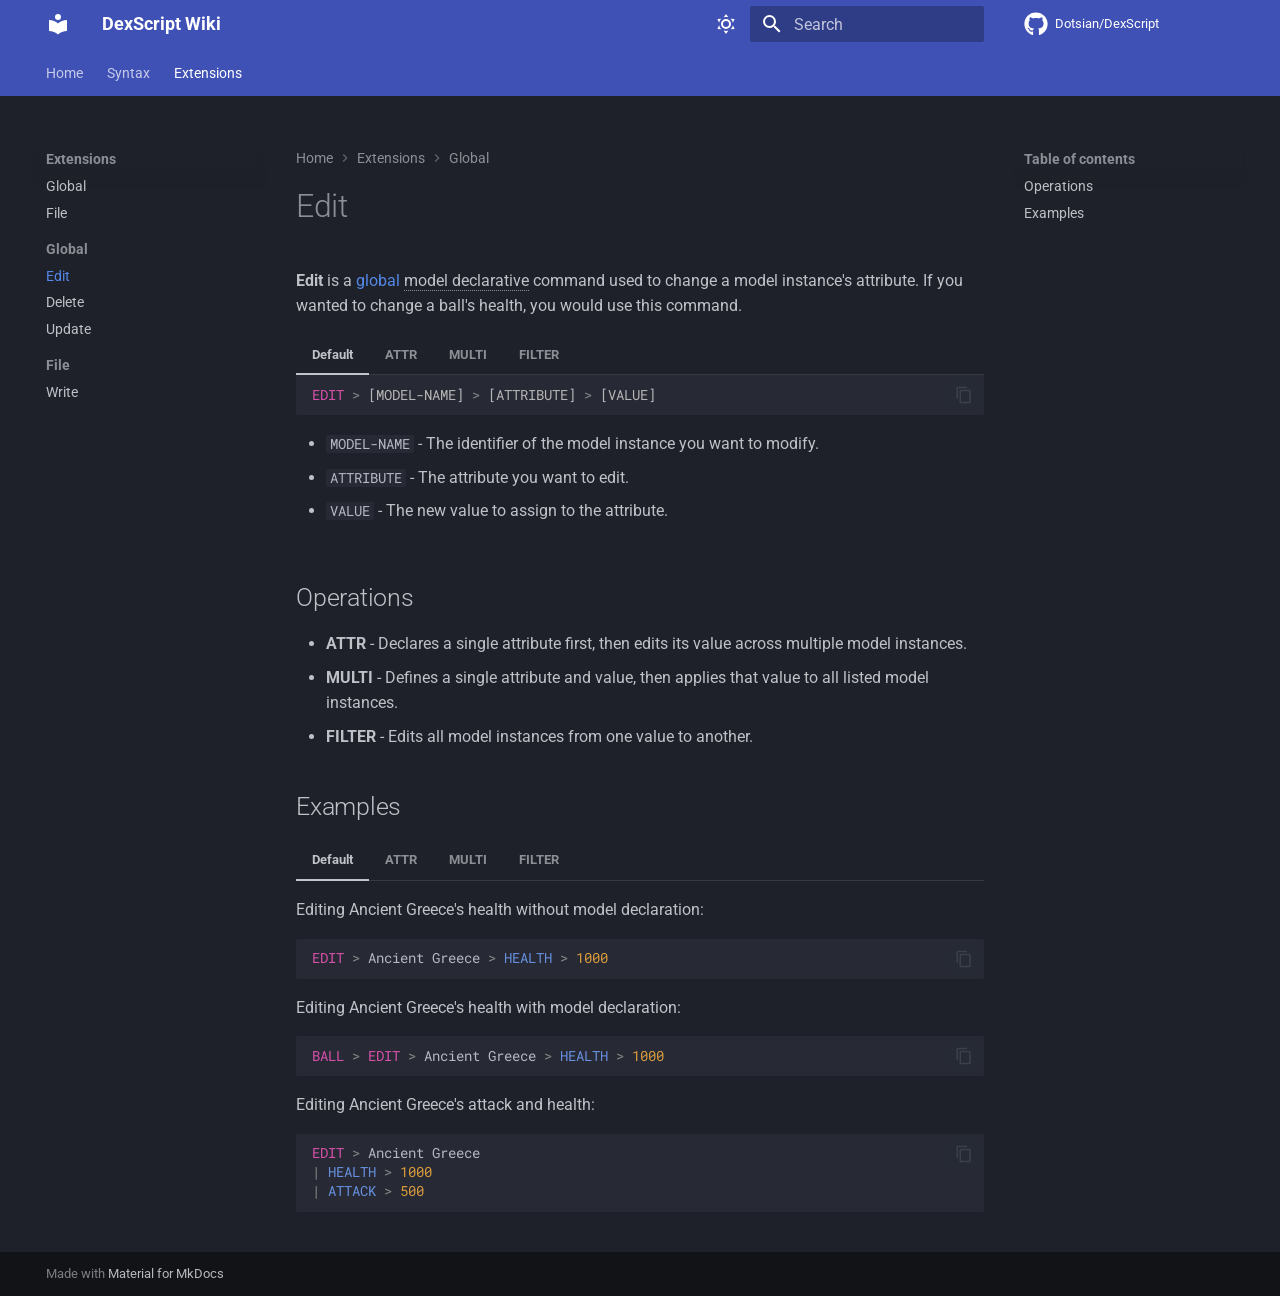
<file: commands/edit/index.html>
<!doctype html>
<html lang="en" class="no-js">
  <head>
    
      <meta charset="utf-8">
      <meta name="viewport" content="width=device-width,initial-scale=1">
      
      
      
      
        <link rel="prev" href="../../extensions/file/">
      
      
        <link rel="next" href="../delete/">
      
      
        
      
      
      <link rel="icon" href="../../assets/images/favicon.png">
      <meta name="generator" content="mkdocs-1.6.1, mkdocs-material-9.7.0">
    
    
      
        <title>Edit - DexScript Wiki</title>
      
    
    
      <link rel="stylesheet" href="../../assets/stylesheets/main.618322db.min.css">
      
        
        <link rel="stylesheet" href="../../assets/stylesheets/palette.ab4e12ef.min.css">
      
      


    
    
      
    
    
      
        
        
        <link rel="preconnect" href="https://fonts.gstatic.com" crossorigin>
        <link rel="stylesheet" href="https://fonts.googleapis.com/css?family=Roboto:300,300i,400,400i,700,700i%7CRoboto+Mono:400,400i,700,700i&display=fallback">
        <style>:root{--md-text-font:"Roboto";--md-code-font:"Roboto Mono"}</style>
      
    
    
      <link rel="stylesheet" href="../../assets/css/dexscript.css">
    
    <script>__md_scope=new URL("../..",location),__md_hash=e=>[...e].reduce(((e,_)=>(e<<5)-e+_.charCodeAt(0)),0),__md_get=(e,_=localStorage,t=__md_scope)=>JSON.parse(_.getItem(t.pathname+"."+e)),__md_set=(e,_,t=localStorage,a=__md_scope)=>{try{t.setItem(a.pathname+"."+e,JSON.stringify(_))}catch(e){}}</script>
    
      

    
    
  </head>
  
  
    
    
      
    
    
    
    
    <body dir="ltr" data-md-color-scheme="slate" data-md-color-primary="indigo" data-md-color-accent="indigo">
  
    
    <input class="md-toggle" data-md-toggle="drawer" type="checkbox" id="__drawer" autocomplete="off">
    <input class="md-toggle" data-md-toggle="search" type="checkbox" id="__search" autocomplete="off">
    <label class="md-overlay" for="__drawer"></label>
    <div data-md-component="skip">
      
        
        <a href="#edit" class="md-skip">
          Skip to content
        </a>
      
    </div>
    <div data-md-component="announce">
      
    </div>
    
    
      

<header class="md-header" data-md-component="header">
  <nav class="md-header__inner md-grid" aria-label="Header">
    <a href="../.." title="DexScript Wiki" class="md-header__button md-logo" aria-label="DexScript Wiki" data-md-component="logo">
      
  
  <svg xmlns="http://www.w3.org/2000/svg" viewBox="0 0 24 24"><path d="M12 8a3 3 0 0 0 3-3 3 3 0 0 0-3-3 3 3 0 0 0-3 3 3 3 0 0 0 3 3m0 3.54C9.64 9.35 6.5 8 3 8v11c3.5 0 6.64 1.35 9 3.54 2.36-2.19 5.5-3.54 9-3.54V8c-3.5 0-6.64 1.35-9 3.54"/></svg>

    </a>
    <label class="md-header__button md-icon" for="__drawer">
      
      <svg xmlns="http://www.w3.org/2000/svg" viewBox="0 0 24 24"><path d="M3 6h18v2H3zm0 5h18v2H3zm0 5h18v2H3z"/></svg>
    </label>
    <div class="md-header__title" data-md-component="header-title">
      <div class="md-header__ellipsis">
        <div class="md-header__topic">
          <span class="md-ellipsis">
            DexScript Wiki
          </span>
        </div>
        <div class="md-header__topic" data-md-component="header-topic">
          <span class="md-ellipsis">
            
              Edit
            
          </span>
        </div>
      </div>
    </div>
    
      
        <form class="md-header__option" data-md-component="palette">
  
    
    
    
    <input class="md-option" data-md-color-media="" data-md-color-scheme="slate" data-md-color-primary="indigo" data-md-color-accent="indigo"  aria-label="Dark mode"  type="radio" name="__palette" id="__palette_0">
    
      <label class="md-header__button md-icon" title="Dark mode" for="__palette_1" hidden>
        <svg xmlns="http://www.w3.org/2000/svg" viewBox="0 0 24 24"><path d="M12 7a5 5 0 0 1 5 5 5 5 0 0 1-5 5 5 5 0 0 1-5-5 5 5 0 0 1 5-5m0 2a3 3 0 0 0-3 3 3 3 0 0 0 3 3 3 3 0 0 0 3-3 3 3 0 0 0-3-3m0-7 2.39 3.42C13.65 5.15 12.84 5 12 5s-1.65.15-2.39.42zM3.34 7l4.16-.35A7.2 7.2 0 0 0 5.94 8.5c-.44.74-.69 1.5-.83 2.29zm.02 10 1.76-3.77a7.131 7.131 0 0 0 2.38 4.14zM20.65 7l-1.77 3.79a7.02 7.02 0 0 0-2.38-4.15zm-.01 10-4.14.36c.59-.51 1.12-1.14 1.54-1.86.42-.73.69-1.5.83-2.29zM12 22l-2.41-3.44c.74.27 1.55.44 2.41.44.82 0 1.63-.17 2.37-.44z"/></svg>
      </label>
    
  
    
    
    
    <input class="md-option" data-md-color-media="" data-md-color-scheme="default" data-md-color-primary="indigo" data-md-color-accent="indigo"  aria-label="Light mode"  type="radio" name="__palette" id="__palette_1">
    
      <label class="md-header__button md-icon" title="Light mode" for="__palette_0" hidden>
        <svg xmlns="http://www.w3.org/2000/svg" viewBox="0 0 24 24"><path d="m17.75 4.09-2.53 1.94.91 3.06-2.63-1.81-2.63 1.81.91-3.06-2.53-1.94L12.44 4l1.06-3 1.06 3zm3.5 6.91-1.64 1.25.59 1.98-1.7-1.17-1.7 1.17.59-1.98L15.75 11l2.06-.05L18.5 9l.69 1.95zm-2.28 4.95c.83-.08 1.72 1.1 1.19 1.85-.32.45-.66.87-1.08 1.27C15.17 23 8.84 23 4.94 19.07c-3.91-3.9-3.91-10.24 0-14.14.4-.4.82-.76 1.27-1.08.75-.53 1.93.36 1.85 1.19-.27 2.86.69 5.83 2.89 8.02a9.96 9.96 0 0 0 8.02 2.89m-1.64 2.02a12.08 12.08 0 0 1-7.8-3.47c-2.17-2.19-3.33-5-3.49-7.82-2.81 3.14-2.7 7.96.31 10.98 3.02 3.01 7.84 3.12 10.98.31"/></svg>
      </label>
    
  
</form>
      
    
    
      <script>var palette=__md_get("__palette");if(palette&&palette.color){if("(prefers-color-scheme)"===palette.color.media){var media=matchMedia("(prefers-color-scheme: light)"),input=document.querySelector(media.matches?"[data-md-color-media='(prefers-color-scheme: light)']":"[data-md-color-media='(prefers-color-scheme: dark)']");palette.color.media=input.getAttribute("data-md-color-media"),palette.color.scheme=input.getAttribute("data-md-color-scheme"),palette.color.primary=input.getAttribute("data-md-color-primary"),palette.color.accent=input.getAttribute("data-md-color-accent")}for(var[key,value]of Object.entries(palette.color))document.body.setAttribute("data-md-color-"+key,value)}</script>
    
    
    
      
      
        <label class="md-header__button md-icon" for="__search">
          
          <svg xmlns="http://www.w3.org/2000/svg" viewBox="0 0 24 24"><path d="M9.5 3A6.5 6.5 0 0 1 16 9.5c0 1.61-.59 3.09-1.56 4.23l.27.27h.79l5 5-1.5 1.5-5-5v-.79l-.27-.27A6.52 6.52 0 0 1 9.5 16 6.5 6.5 0 0 1 3 9.5 6.5 6.5 0 0 1 9.5 3m0 2C7 5 5 7 5 9.5S7 14 9.5 14 14 12 14 9.5 12 5 9.5 5"/></svg>
        </label>
        <div class="md-search" data-md-component="search" role="dialog">
  <label class="md-search__overlay" for="__search"></label>
  <div class="md-search__inner" role="search">
    <form class="md-search__form" name="search">
      <input type="text" class="md-search__input" name="query" aria-label="Search" placeholder="Search" autocapitalize="off" autocorrect="off" autocomplete="off" spellcheck="false" data-md-component="search-query" required>
      <label class="md-search__icon md-icon" for="__search">
        
        <svg xmlns="http://www.w3.org/2000/svg" viewBox="0 0 24 24"><path d="M9.5 3A6.5 6.5 0 0 1 16 9.5c0 1.61-.59 3.09-1.56 4.23l.27.27h.79l5 5-1.5 1.5-5-5v-.79l-.27-.27A6.52 6.52 0 0 1 9.5 16 6.5 6.5 0 0 1 3 9.5 6.5 6.5 0 0 1 9.5 3m0 2C7 5 5 7 5 9.5S7 14 9.5 14 14 12 14 9.5 12 5 9.5 5"/></svg>
        
        <svg xmlns="http://www.w3.org/2000/svg" viewBox="0 0 24 24"><path d="M20 11v2H8l5.5 5.5-1.42 1.42L4.16 12l7.92-7.92L13.5 5.5 8 11z"/></svg>
      </label>
      <nav class="md-search__options" aria-label="Search">
        
        <button type="reset" class="md-search__icon md-icon" title="Clear" aria-label="Clear" tabindex="-1">
          
          <svg xmlns="http://www.w3.org/2000/svg" viewBox="0 0 24 24"><path d="M19 6.41 17.59 5 12 10.59 6.41 5 5 6.41 10.59 12 5 17.59 6.41 19 12 13.41 17.59 19 19 17.59 13.41 12z"/></svg>
        </button>
      </nav>
      
    </form>
    <div class="md-search__output">
      <div class="md-search__scrollwrap" tabindex="0" data-md-scrollfix>
        <div class="md-search-result" data-md-component="search-result">
          <div class="md-search-result__meta">
            Initializing search
          </div>
          <ol class="md-search-result__list" role="presentation"></ol>
        </div>
      </div>
    </div>
  </div>
</div>
      
    
    
      <div class="md-header__source">
        <a href="https://github.com/Dotsian/DexScript" title="Go to repository" class="md-source" data-md-component="source">
  <div class="md-source__icon md-icon">
    
    <svg xmlns="http://www.w3.org/2000/svg" viewBox="0 0 512 512"><!--! Font Awesome Free 7.1.0 by @fontawesome - https://fontawesome.com License - https://fontawesome.com/license/free (Icons: CC BY 4.0, Fonts: SIL OFL 1.1, Code: MIT License) Copyright 2025 Fonticons, Inc.--><path d="M173.9 397.4c0 2-2.3 3.6-5.2 3.6-3.3.3-5.6-1.3-5.6-3.6 0-2 2.3-3.6 5.2-3.6 3-.3 5.6 1.3 5.6 3.6m-31.1-4.5c-.7 2 1.3 4.3 4.3 4.9 2.6 1 5.6 0 6.2-2s-1.3-4.3-4.3-5.2c-2.6-.7-5.5.3-6.2 2.3m44.2-1.7c-2.9.7-4.9 2.6-4.6 4.9.3 2 2.9 3.3 5.9 2.6 2.9-.7 4.9-2.6 4.6-4.6-.3-1.9-3-3.2-5.9-2.9M252.8 8C114.1 8 8 113.3 8 252c0 110.9 69.8 205.8 169.5 239.2 12.8 2.3 17.3-5.6 17.3-12.1 0-6.2-.3-40.4-.3-61.4 0 0-70 15-84.7-29.8 0 0-11.4-29.1-27.8-36.6 0 0-22.9-15.7 1.6-15.4 0 0 24.9 2 38.6 25.8 21.9 38.6 58.6 27.5 72.9 20.9 2.3-16 8.8-27.1 16-33.7-55.9-6.2-112.3-14.3-112.3-110.5 0-27.5 7.6-41.3 23.6-58.9-2.6-6.5-11.1-33.3 2.6-67.9 20.9-6.5 69 27 69 27 20-5.6 41.5-8.5 62.8-8.5s42.8 2.9 62.8 8.5c0 0 48.1-33.6 69-27 13.7 34.7 5.2 61.4 2.6 67.9 16 17.7 25.8 31.5 25.8 58.9 0 96.5-58.9 104.2-114.8 110.5 9.2 7.9 17 22.9 17 46.4 0 33.7-.3 75.4-.3 83.6 0 6.5 4.6 14.4 17.3 12.1C436.2 457.8 504 362.9 504 252 504 113.3 391.5 8 252.8 8M105.2 352.9c-1.3 1-1 3.3.7 5.2 1.6 1.6 3.9 2.3 5.2 1 1.3-1 1-3.3-.7-5.2-1.6-1.6-3.9-2.3-5.2-1m-10.8-8.1c-.7 1.3.3 2.9 2.3 3.9 1.6 1 3.6.7 4.3-.7.7-1.3-.3-2.9-2.3-3.9-2-.6-3.6-.3-4.3.7m32.4 35.6c-1.6 1.3-1 4.3 1.3 6.2 2.3 2.3 5.2 2.6 6.5 1 1.3-1.3.7-4.3-1.3-6.2-2.2-2.3-5.2-2.6-6.5-1m-11.4-14.7c-1.6 1-1.6 3.6 0 5.9s4.3 3.3 5.6 2.3c1.6-1.3 1.6-3.9 0-6.2-1.4-2.3-4-3.3-5.6-2"/></svg>
  </div>
  <div class="md-source__repository">
    Dotsian/DexScript
  </div>
</a>
      </div>
    
  </nav>
  
</header>
    
    <div class="md-container" data-md-component="container">
      
      
        
          
            
<nav class="md-tabs" aria-label="Tabs" data-md-component="tabs">
  <div class="md-grid">
    <ul class="md-tabs__list">
      
        
  
  
  
  
    <li class="md-tabs__item">
      <a href="../.." class="md-tabs__link">
        
  
  
    
  
  Home

      </a>
    </li>
  

      
        
  
  
  
  
    
    
      <li class="md-tabs__item">
        <a href="../../syntax/types/" class="md-tabs__link">
          
  
  
    
  
  Syntax

        </a>
      </li>
    
  

      
        
  
  
  
    
  
  
    
    
      <li class="md-tabs__item md-tabs__item--active">
        <a href="../../extensions/global/" class="md-tabs__link">
          
  
  
    
  
  Extensions

        </a>
      </li>
    
  

      
    </ul>
  </div>
</nav>
          
        
      
      <main class="md-main" data-md-component="main">
        <div class="md-main__inner md-grid">
          
            
              
              <div class="md-sidebar md-sidebar--primary" data-md-component="sidebar" data-md-type="navigation" >
                <div class="md-sidebar__scrollwrap">
                  <div class="md-sidebar__inner">
                    


  


<nav class="md-nav md-nav--primary md-nav--lifted" aria-label="Navigation" data-md-level="0">
  <label class="md-nav__title" for="__drawer">
    <a href="../.." title="DexScript Wiki" class="md-nav__button md-logo" aria-label="DexScript Wiki" data-md-component="logo">
      
  
  <svg xmlns="http://www.w3.org/2000/svg" viewBox="0 0 24 24"><path d="M12 8a3 3 0 0 0 3-3 3 3 0 0 0-3-3 3 3 0 0 0-3 3 3 3 0 0 0 3 3m0 3.54C9.64 9.35 6.5 8 3 8v11c3.5 0 6.64 1.35 9 3.54 2.36-2.19 5.5-3.54 9-3.54V8c-3.5 0-6.64 1.35-9 3.54"/></svg>

    </a>
    DexScript Wiki
  </label>
  
    <div class="md-nav__source">
      <a href="https://github.com/Dotsian/DexScript" title="Go to repository" class="md-source" data-md-component="source">
  <div class="md-source__icon md-icon">
    
    <svg xmlns="http://www.w3.org/2000/svg" viewBox="0 0 512 512"><!--! Font Awesome Free 7.1.0 by @fontawesome - https://fontawesome.com License - https://fontawesome.com/license/free (Icons: CC BY 4.0, Fonts: SIL OFL 1.1, Code: MIT License) Copyright 2025 Fonticons, Inc.--><path d="M173.9 397.4c0 2-2.3 3.6-5.2 3.6-3.3.3-5.6-1.3-5.6-3.6 0-2 2.3-3.6 5.2-3.6 3-.3 5.6 1.3 5.6 3.6m-31.1-4.5c-.7 2 1.3 4.3 4.3 4.9 2.6 1 5.6 0 6.2-2s-1.3-4.3-4.3-5.2c-2.6-.7-5.5.3-6.2 2.3m44.2-1.7c-2.9.7-4.9 2.6-4.6 4.9.3 2 2.9 3.3 5.9 2.6 2.9-.7 4.9-2.6 4.6-4.6-.3-1.9-3-3.2-5.9-2.9M252.8 8C114.1 8 8 113.3 8 252c0 110.9 69.8 205.8 169.5 239.2 12.8 2.3 17.3-5.6 17.3-12.1 0-6.2-.3-40.4-.3-61.4 0 0-70 15-84.7-29.8 0 0-11.4-29.1-27.8-36.6 0 0-22.9-15.7 1.6-15.4 0 0 24.9 2 38.6 25.8 21.9 38.6 58.6 27.5 72.9 20.9 2.3-16 8.8-27.1 16-33.7-55.9-6.2-112.3-14.3-112.3-110.5 0-27.5 7.6-41.3 23.6-58.9-2.6-6.5-11.1-33.3 2.6-67.9 20.9-6.5 69 27 69 27 20-5.6 41.5-8.5 62.8-8.5s42.8 2.9 62.8 8.5c0 0 48.1-33.6 69-27 13.7 34.7 5.2 61.4 2.6 67.9 16 17.7 25.8 31.5 25.8 58.9 0 96.5-58.9 104.2-114.8 110.5 9.2 7.9 17 22.9 17 46.4 0 33.7-.3 75.4-.3 83.6 0 6.5 4.6 14.4 17.3 12.1C436.2 457.8 504 362.9 504 252 504 113.3 391.5 8 252.8 8M105.2 352.9c-1.3 1-1 3.3.7 5.2 1.6 1.6 3.9 2.3 5.2 1 1.3-1 1-3.3-.7-5.2-1.6-1.6-3.9-2.3-5.2-1m-10.8-8.1c-.7 1.3.3 2.9 2.3 3.9 1.6 1 3.6.7 4.3-.7.7-1.3-.3-2.9-2.3-3.9-2-.6-3.6-.3-4.3.7m32.4 35.6c-1.6 1.3-1 4.3 1.3 6.2 2.3 2.3 5.2 2.6 6.5 1 1.3-1.3.7-4.3-1.3-6.2-2.2-2.3-5.2-2.6-6.5-1m-11.4-14.7c-1.6 1-1.6 3.6 0 5.9s4.3 3.3 5.6 2.3c1.6-1.3 1.6-3.9 0-6.2-1.4-2.3-4-3.3-5.6-2"/></svg>
  </div>
  <div class="md-source__repository">
    Dotsian/DexScript
  </div>
</a>
    </div>
  
  <ul class="md-nav__list" data-md-scrollfix>
    
      
      
  
  
  
  
    <li class="md-nav__item">
      <a href="../.." class="md-nav__link">
        
  
  
  <span class="md-ellipsis">
    
  
    Home
  

    
  </span>
  
  

      </a>
    </li>
  

    
      
      
  
  
  
  
    
    
      
        
      
        
      
    
    
    
      
      
        
      
    
    
    <li class="md-nav__item md-nav__item--nested">
      
        
        
        <input class="md-nav__toggle md-toggle " type="checkbox" id="__nav_2" >
        
          
          <label class="md-nav__link" for="__nav_2" id="__nav_2_label" tabindex="0">
            
  
  
  <span class="md-ellipsis">
    
  
    Syntax
  

    
  </span>
  
  

            <span class="md-nav__icon md-icon"></span>
          </label>
        
        <nav class="md-nav" data-md-level="1" aria-labelledby="__nav_2_label" aria-expanded="false">
          <label class="md-nav__title" for="__nav_2">
            <span class="md-nav__icon md-icon"></span>
            
  
    Syntax
  

          </label>
          <ul class="md-nav__list" data-md-scrollfix>
            
              
                
  
  
  
  
    <li class="md-nav__item">
      <a href="../../syntax/types/" class="md-nav__link">
        
  
  
  <span class="md-ellipsis">
    
  
    Types
  

    
  </span>
  
  

      </a>
    </li>
  

              
            
              
                
  
  
  
  
    <li class="md-nav__item">
      <a href="../../syntax/chaining/" class="md-nav__link">
        
  
  
  <span class="md-ellipsis">
    
  
    Chaining
  

    
  </span>
  
  

      </a>
    </li>
  

              
            
          </ul>
        </nav>
      
    </li>
  

    
      
      
  
  
    
  
  
  
    
    
      
        
      
        
      
        
      
        
      
    
    
    
      
        
        
      
      
        
      
    
    
    <li class="md-nav__item md-nav__item--active md-nav__item--section md-nav__item--nested">
      
        
        
        <input class="md-nav__toggle md-toggle " type="checkbox" id="__nav_3" checked>
        
          
          <label class="md-nav__link" for="__nav_3" id="__nav_3_label" tabindex="">
            
  
  
  <span class="md-ellipsis">
    
  
    Extensions
  

    
  </span>
  
  

            <span class="md-nav__icon md-icon"></span>
          </label>
        
        <nav class="md-nav" data-md-level="1" aria-labelledby="__nav_3_label" aria-expanded="true">
          <label class="md-nav__title" for="__nav_3">
            <span class="md-nav__icon md-icon"></span>
            
  
    Extensions
  

          </label>
          <ul class="md-nav__list" data-md-scrollfix>
            
              
                
  
  
  
  
    <li class="md-nav__item">
      <a href="../../extensions/global/" class="md-nav__link">
        
  
  
  <span class="md-ellipsis">
    
  
    Global
  

    
  </span>
  
  

      </a>
    </li>
  

              
            
              
                
  
  
  
  
    <li class="md-nav__item">
      <a href="../../extensions/file/" class="md-nav__link">
        
  
  
  <span class="md-ellipsis">
    
  
    File
  

    
  </span>
  
  

      </a>
    </li>
  

              
            
              
                
  
  
    
  
  
  
    
    
      
        
      
        
      
        
      
    
    
    
      
      
        
          
          
        
      
    
    
    <li class="md-nav__item md-nav__item--active md-nav__item--section md-nav__item--nested">
      
        
        
        <input class="md-nav__toggle md-toggle " type="checkbox" id="__nav_3_3" checked>
        
          
          <label class="md-nav__link" for="__nav_3_3" id="__nav_3_3_label" tabindex="">
            
  
  
  <span class="md-ellipsis">
    
  
    Global
  

    
  </span>
  
  

            <span class="md-nav__icon md-icon"></span>
          </label>
        
        <nav class="md-nav" data-md-level="2" aria-labelledby="__nav_3_3_label" aria-expanded="true">
          <label class="md-nav__title" for="__nav_3_3">
            <span class="md-nav__icon md-icon"></span>
            
  
    Global
  

          </label>
          <ul class="md-nav__list" data-md-scrollfix>
            
              
                
  
  
    
  
  
  
    <li class="md-nav__item md-nav__item--active">
      
      <input class="md-nav__toggle md-toggle" type="checkbox" id="__toc">
      
      
        
      
      
        <label class="md-nav__link md-nav__link--active" for="__toc">
          
  
  
  <span class="md-ellipsis">
    
  
    Edit
  

    
  </span>
  
  

          <span class="md-nav__icon md-icon"></span>
        </label>
      
      <a href="./" class="md-nav__link md-nav__link--active">
        
  
  
  <span class="md-ellipsis">
    
  
    Edit
  

    
  </span>
  
  

      </a>
      
        

<nav class="md-nav md-nav--secondary" aria-label="Table of contents">
  
  
  
    
  
  
    <label class="md-nav__title" for="__toc">
      <span class="md-nav__icon md-icon"></span>
      Table of contents
    </label>
    <ul class="md-nav__list" data-md-component="toc" data-md-scrollfix>
      
        <li class="md-nav__item">
  <a href="#operations" class="md-nav__link">
    <span class="md-ellipsis">
      
        Operations
      
    </span>
  </a>
  
</li>
      
        <li class="md-nav__item">
  <a href="#examples" class="md-nav__link">
    <span class="md-ellipsis">
      
        Examples
      
    </span>
  </a>
  
</li>
      
    </ul>
  
</nav>
      
    </li>
  

              
            
              
                
  
  
  
  
    <li class="md-nav__item">
      <a href="../delete/" class="md-nav__link">
        
  
  
  <span class="md-ellipsis">
    
  
    Delete
  

    
  </span>
  
  

      </a>
    </li>
  

              
            
              
                
  
  
  
  
    <li class="md-nav__item">
      <a href="../update/" class="md-nav__link">
        
  
  
  <span class="md-ellipsis">
    
  
    Update
  

    
  </span>
  
  

      </a>
    </li>
  

              
            
          </ul>
        </nav>
      
    </li>
  

              
            
              
                
  
  
  
  
    
    
      
        
      
    
    
    
      
      
        
          
          
        
      
    
    
    <li class="md-nav__item md-nav__item--section md-nav__item--nested">
      
        
        
        <input class="md-nav__toggle md-toggle " type="checkbox" id="__nav_3_4" >
        
          
          <label class="md-nav__link" for="__nav_3_4" id="__nav_3_4_label" tabindex="">
            
  
  
  <span class="md-ellipsis">
    
  
    File
  

    
  </span>
  
  

            <span class="md-nav__icon md-icon"></span>
          </label>
        
        <nav class="md-nav" data-md-level="2" aria-labelledby="__nav_3_4_label" aria-expanded="false">
          <label class="md-nav__title" for="__nav_3_4">
            <span class="md-nav__icon md-icon"></span>
            
  
    File
  

          </label>
          <ul class="md-nav__list" data-md-scrollfix>
            
              
                
  
  
  
  
    <li class="md-nav__item">
      <a href="../write/" class="md-nav__link">
        
  
  
  <span class="md-ellipsis">
    
  
    Write
  

    
  </span>
  
  

      </a>
    </li>
  

              
            
          </ul>
        </nav>
      
    </li>
  

              
            
          </ul>
        </nav>
      
    </li>
  

    
  </ul>
</nav>
                  </div>
                </div>
              </div>
            
            
              
              <div class="md-sidebar md-sidebar--secondary" data-md-component="sidebar" data-md-type="toc" >
                <div class="md-sidebar__scrollwrap">
                  <div class="md-sidebar__inner">
                    

<nav class="md-nav md-nav--secondary" aria-label="Table of contents">
  
  
  
    
  
  
    <label class="md-nav__title" for="__toc">
      <span class="md-nav__icon md-icon"></span>
      Table of contents
    </label>
    <ul class="md-nav__list" data-md-component="toc" data-md-scrollfix>
      
        <li class="md-nav__item">
  <a href="#operations" class="md-nav__link">
    <span class="md-ellipsis">
      
        Operations
      
    </span>
  </a>
  
</li>
      
        <li class="md-nav__item">
  <a href="#examples" class="md-nav__link">
    <span class="md-ellipsis">
      
        Examples
      
    </span>
  </a>
  
</li>
      
    </ul>
  
</nav>
                  </div>
                </div>
              </div>
            
          
          
            <div class="md-content" data-md-component="content">
              
                



  


  <nav class="md-path" aria-label="Navigation" >
    <ol class="md-path__list">
      
        
  
  
    <li class="md-path__item">
      <a href="../.." class="md-path__link">
        
  <span class="md-ellipsis">
    Home
  </span>

      </a>
    </li>
  

      
      
        
  
  
    
    
      <li class="md-path__item">
        <a href="../../extensions/global/" class="md-path__link">
          
  <span class="md-ellipsis">
    Extensions
  </span>

        </a>
      </li>
    
  

      
        
  
  
    
    
      <li class="md-path__item">
        <a href="./" class="md-path__link">
          
  <span class="md-ellipsis">
    Global
  </span>

        </a>
      </li>
    
  

      
    </ol>
  </nav>

              
              <article class="md-content__inner md-typeset">
                
                  


  
  


<h1 id="edit">Edit</h1>
<p><strong>Edit</strong> is a <a href="../../extensions/global/">global</a> <abbr title="A model declarative command is a command that performs an operation on a model or a model instance. These commands can usually determine which model they need to access automatically, but in some cases they require the model to be explicitly specified.">model declarative</abbr> command used to change a model instance's attribute. If you wanted to change a ball's health, you would use this command.</p>
<div class="tabbed-set tabbed-alternate" data-tabs="1:4"><input checked="checked" id="__tabbed_1_1" name="__tabbed_1" type="radio" /><input id="__tabbed_1_2" name="__tabbed_1" type="radio" /><input id="__tabbed_1_3" name="__tabbed_1" type="radio" /><input id="__tabbed_1_4" name="__tabbed_1" type="radio" /><div class="tabbed-labels"><label for="__tabbed_1_1">Default</label><label for="__tabbed_1_2">ATTR</label><label for="__tabbed_1_3">MULTI</label><label for="__tabbed_1_4">FILTER</label></div>
<div class="tabbed-content">
<div class="tabbed-block">
<div class="highlight"><pre><span></span><code><a id="__codelineno-0-1" name="__codelineno-0-1" href="#__codelineno-0-1"></a><span class="k">EDIT</span> <span class="o">&gt;</span> <span class="na">[MODEL-NAME]</span> <span class="o">&gt;</span> <span class="na">[ATTRIBUTE]</span> <span class="o">&gt;</span> <span class="na">[VALUE]</span>
</code></pre></div>
<ul>
<li><code>MODEL-NAME</code> - The identifier of the model instance you want to modify.</li>
<li><code>ATTRIBUTE</code> - The attribute you want to edit.</li>
<li><code>VALUE</code> - The new value to assign to the attribute.</li>
</ul>
</div>
<div class="tabbed-block">
<div class="highlight"><pre><span></span><code><a id="__codelineno-1-1" name="__codelineno-1-1" href="#__codelineno-1-1"></a><span class="k">EDIT-ATTR</span> <span class="o">&gt;</span> <span class="na">[ATTRIBUTE]</span>
<a id="__codelineno-1-2" name="__codelineno-1-2" href="#__codelineno-1-2"></a><span class="o">|</span> <span class="na">[MODEL-NAME]</span> <span class="o">&gt;</span> <span class="na">[VALUE]</span>
</code></pre></div>
<ul>
<li><code>ATTRIBUTE</code> - The attribute you want to edit across all instances.</li>
<li><code>MODEL-NAME</code> - The identifier of the model instance you want to modify.</li>
<li><code>VALUE</code> - The new value to assign to the attribute.</li>
</ul>
</div>
<div class="tabbed-block">
<div class="highlight"><pre><span></span><code><a id="__codelineno-2-1" name="__codelineno-2-1" href="#__codelineno-2-1"></a><span class="k">EDIT-MULTI</span> <span class="o">&gt;</span> <span class="na">[ATTRIBUTE]</span> <span class="o">&gt;</span> <span class="na">[VALUE]</span>
<a id="__codelineno-2-2" name="__codelineno-2-2" href="#__codelineno-2-2"></a><span class="o">|</span> <span class="na">[MODEL-NAME]</span>
</code></pre></div>
<ul>
<li><code>ATTRIBUTE</code> - The attribute you want to edit across all instances.</li>
<li><code>VALUE</code> - The new value to assign across all attributes.</li>
<li><code>MODEL-NAME</code> - The identifier of the model instance you want to modify.</li>
</ul>
</div>
<div class="tabbed-block">
<div class="admonition note">
<p class="admonition-title">Note</p>
<p><code>EDIT-FILTER</code> requires a model to be specified.</p>
</div>
<div class="highlight"><pre><span></span><code><a id="__codelineno-3-1" name="__codelineno-3-1" href="#__codelineno-3-1"></a><span class="k">EDIT-FILTER</span> <span class="o">&gt;</span> <span class="na">[MODEL]</span> <span class="o">&gt;</span> <span class="na">[ATTRIBUTE]</span> <span class="o">&gt;</span> <span class="na">[OLD-VALUE]</span> <span class="o">&gt;</span> <span class="na">[NEW-VALUE]</span>
</code></pre></div>
<ul>
<li><code>MODEL</code> - The model you want to use.</li>
<li><code>ATTRIBUTE</code> - The attribute whose value you want to search and replace.</li>
<li><code>OLD-VALUE</code> - The value to look for when filtering model instances.</li>
<li><code>NEW-VALUE</code> - The value to assign to all matching instances.</li>
</ul>
</div>
</div>
</div>
<h2 id="operations">Operations</h2>
<ul>
<li><strong>ATTR</strong> - Declares a single attribute first, then edits its value across multiple model instances.</li>
<li><strong>MULTI</strong> - Defines a single attribute and value, then applies that value to all listed model instances.</li>
<li><strong>FILTER</strong> - Edits all model instances from one value to another.</li>
</ul>
<h2 id="examples">Examples</h2>
<div class="tabbed-set tabbed-alternate" data-tabs="2:4"><input checked="checked" id="__tabbed_2_1" name="__tabbed_2" type="radio" /><input id="__tabbed_2_2" name="__tabbed_2" type="radio" /><input id="__tabbed_2_3" name="__tabbed_2" type="radio" /><input id="__tabbed_2_4" name="__tabbed_2" type="radio" /><div class="tabbed-labels"><label for="__tabbed_2_1">Default</label><label for="__tabbed_2_2">ATTR</label><label for="__tabbed_2_3">MULTI</label><label for="__tabbed_2_4">FILTER</label></div>
<div class="tabbed-content">
<div class="tabbed-block">
<p>Editing Ancient Greece's health without model declaration:</p>
<div class="highlight"><pre><span></span><code><a id="__codelineno-4-1" name="__codelineno-4-1" href="#__codelineno-4-1"></a><span class="k">EDIT</span> <span class="o">&gt;</span> <span class="n">Ancient</span> <span class="n">Greece</span> <span class="o">&gt;</span> <span class="nl">HEALTH</span> <span class="o">&gt;</span> <span class="m">1000</span>
</code></pre></div>
<p>Editing Ancient Greece's health with model declaration:</p>
<div class="highlight"><pre><span></span><code><a id="__codelineno-5-1" name="__codelineno-5-1" href="#__codelineno-5-1"></a><span class="k">BALL</span> <span class="o">&gt;</span> <span class="k">EDIT</span> <span class="o">&gt;</span> <span class="n">Ancient</span> <span class="n">Greece</span> <span class="o">&gt;</span> <span class="nl">HEALTH</span> <span class="o">&gt;</span> <span class="m">1000</span>
</code></pre></div>
<p>Editing Ancient Greece's attack and health:</p>
<div class="highlight"><pre><span></span><code><a id="__codelineno-6-1" name="__codelineno-6-1" href="#__codelineno-6-1"></a><span class="k">EDIT</span> <span class="o">&gt;</span> <span class="n">Ancient</span> <span class="n">Greece</span>
<a id="__codelineno-6-2" name="__codelineno-6-2" href="#__codelineno-6-2"></a><span class="o">|</span> <span class="nl">HEALTH</span> <span class="o">&gt;</span> <span class="m">1000</span>
<a id="__codelineno-6-3" name="__codelineno-6-3" href="#__codelineno-6-3"></a><span class="o">|</span> <span class="nl">ATTACK</span> <span class="o">&gt;</span> <span class="m">500</span>
</code></pre></div>
</div>
<div class="tabbed-block">
<p>Editing Ancient Greece and Sparta's health:</p>
<div class="highlight"><pre><span></span><code><a id="__codelineno-7-1" name="__codelineno-7-1" href="#__codelineno-7-1"></a><span class="k">EDIT-ATTR</span> <span class="o">&gt;</span> <span class="nl">HEALTH</span>
<a id="__codelineno-7-2" name="__codelineno-7-2" href="#__codelineno-7-2"></a><span class="o">|</span> <span class="n">Ancient</span> <span class="n">Greece</span> <span class="o">&gt;</span> <span class="m">1000</span>
<a id="__codelineno-7-3" name="__codelineno-7-3" href="#__codelineno-7-3"></a><span class="o">|</span> <span class="n">Sparta</span> <span class="o">&gt;</span> <span class="m">1200</span>
</code></pre></div>
</div>
<div class="tabbed-block">
<p>Editing Ancient Greece, Sparta, and Northern Cyprus's rarity:</p>
<div class="highlight"><pre><span></span><code><a id="__codelineno-8-1" name="__codelineno-8-1" href="#__codelineno-8-1"></a><span class="k">EDIT-MULTI</span> <span class="o">&gt;</span> <span class="nl">RARITY</span> <span class="o">&gt;</span> <span class="m">4.0</span>
<a id="__codelineno-8-2" name="__codelineno-8-2" href="#__codelineno-8-2"></a><span class="o">|</span> <span class="n">Ancient</span> <span class="n">Greece</span>
<a id="__codelineno-8-3" name="__codelineno-8-3" href="#__codelineno-8-3"></a><span class="o">|</span> <span class="n">Sparta</span>
<a id="__codelineno-8-4" name="__codelineno-8-4" href="#__codelineno-8-4"></a><span class="o">|</span> <span class="n">Northern</span> <span class="n">Cyprus</span>
</code></pre></div>
<p>Editing Italy and Bulgaria's credits:</p>
<div class="highlight"><pre><span></span><code><a id="__codelineno-9-1" name="__codelineno-9-1" href="#__codelineno-9-1"></a><span class="k">EDIT-MULTI</span> <span class="o">&gt;</span> <span class="nl">CREDITS</span> <span class="o">&gt;</span> <span class="n">Silly</span> (<span class="n">Spawn</span> &amp; <span class="n">Card</span>)
<a id="__codelineno-9-2" name="__codelineno-9-2" href="#__codelineno-9-2"></a><span class="o">|</span> <span class="n">Italy</span>
<a id="__codelineno-9-3" name="__codelineno-9-3" href="#__codelineno-9-3"></a><span class="o">|</span> <span class="n">Bulgaria</span>
</code></pre></div>
</div>
<div class="tabbed-block">
<p>Editing all balls with a certain rarity value:</p>
<div class="highlight"><pre><span></span><code><a id="__codelineno-10-1" name="__codelineno-10-1" href="#__codelineno-10-1"></a><span class="k">EDIT-FILTER</span> <span class="o">&gt;</span> <span class="k">BALL</span> <span class="o">&gt;</span> <span class="nl">RARITY</span> <span class="o">&gt;</span> <span class="m">4.0</span> <span class="o">&gt;</span> <span class="m">5.0</span>
</code></pre></div>
<p>Transferring all balls from one user to another:</p>
<div class="highlight"><pre><span></span><code><a id="__codelineno-11-1" name="__codelineno-11-1" href="#__codelineno-11-1"></a><span class="k">EDIT-FILTER</span> <span class="o">&gt;</span> <span class="k">BALL-INSTANCE</span> <span class="o">&gt;</span> <span class="nl">PLAYER</span> <span class="o">&gt;</span> <span class="m">999736048596816014</span> <span class="o">&gt;</span> <span class="m">348415857728159745</span>
</code></pre></div>
<p>Disabling all balls:</p>
<div class="highlight"><pre><span></span><code><a id="__codelineno-12-1" name="__codelineno-12-1" href="#__codelineno-12-1"></a><span class="k">EDIT-FILTER</span> <span class="o">&gt;</span> <span class="k">BALL</span> <span class="o">&gt;</span> <span class="nl">ENABLED</span> <span class="o">&gt;</span> <span class="no">True</span> <span class="o">&gt;</span> <span class="no">False</span>
</code></pre></div>
</div>
</div>
</div>












                
              </article>
            </div>
          
          
  <script>var tabs=__md_get("__tabs");if(Array.isArray(tabs))e:for(var set of document.querySelectorAll(".tabbed-set")){var labels=set.querySelector(".tabbed-labels");for(var tab of tabs)for(var label of labels.getElementsByTagName("label"))if(label.innerText.trim()===tab){var input=document.getElementById(label.htmlFor);input.checked=!0;continue e}}</script>

<script>var target=document.getElementById(location.hash.slice(1));target&&target.name&&(target.checked=target.name.startsWith("__tabbed_"))</script>
        </div>
        
          <button type="button" class="md-top md-icon" data-md-component="top" hidden>
  
  <svg xmlns="http://www.w3.org/2000/svg" viewBox="0 0 24 24"><path d="M13 20h-2V8l-5.5 5.5-1.42-1.42L12 4.16l7.92 7.92-1.42 1.42L13 8z"/></svg>
  Back to top
</button>
        
      </main>
      
        <footer class="md-footer">
  
  <div class="md-footer-meta md-typeset">
    <div class="md-footer-meta__inner md-grid">
      <div class="md-copyright">
  
  
    Made with
    <a href="https://squidfunk.github.io/mkdocs-material/" target="_blank" rel="noopener">
      Material for MkDocs
    </a>
  
</div>
      
    </div>
  </div>
</footer>
      
    </div>
    <div class="md-dialog" data-md-component="dialog">
      <div class="md-dialog__inner md-typeset"></div>
    </div>
    
    
    
      
      
      <script id="__config" type="application/json">{"annotate": null, "base": "../..", "features": ["content.code.annotate", "content.tooltips", "navigation.instant", "navigation.tabs", "navigation.path", "navigation.top", "navigation.sections", "navigation.indexes", "content.tabs.link", "content.code.select", "content.code.copy"], "search": "../../assets/javascripts/workers/search.7a47a382.min.js", "tags": null, "translations": {"clipboard.copied": "Copied to clipboard", "clipboard.copy": "Copy to clipboard", "search.result.more.one": "1 more on this page", "search.result.more.other": "# more on this page", "search.result.none": "No matching documents", "search.result.one": "1 matching document", "search.result.other": "# matching documents", "search.result.placeholder": "Type to start searching", "search.result.term.missing": "Missing", "select.version": "Select version"}, "version": null}</script>
    
    
      <script src="../../assets/javascripts/bundle.e71a0d61.min.js"></script>
      
    
  </body>
</html>
</file>
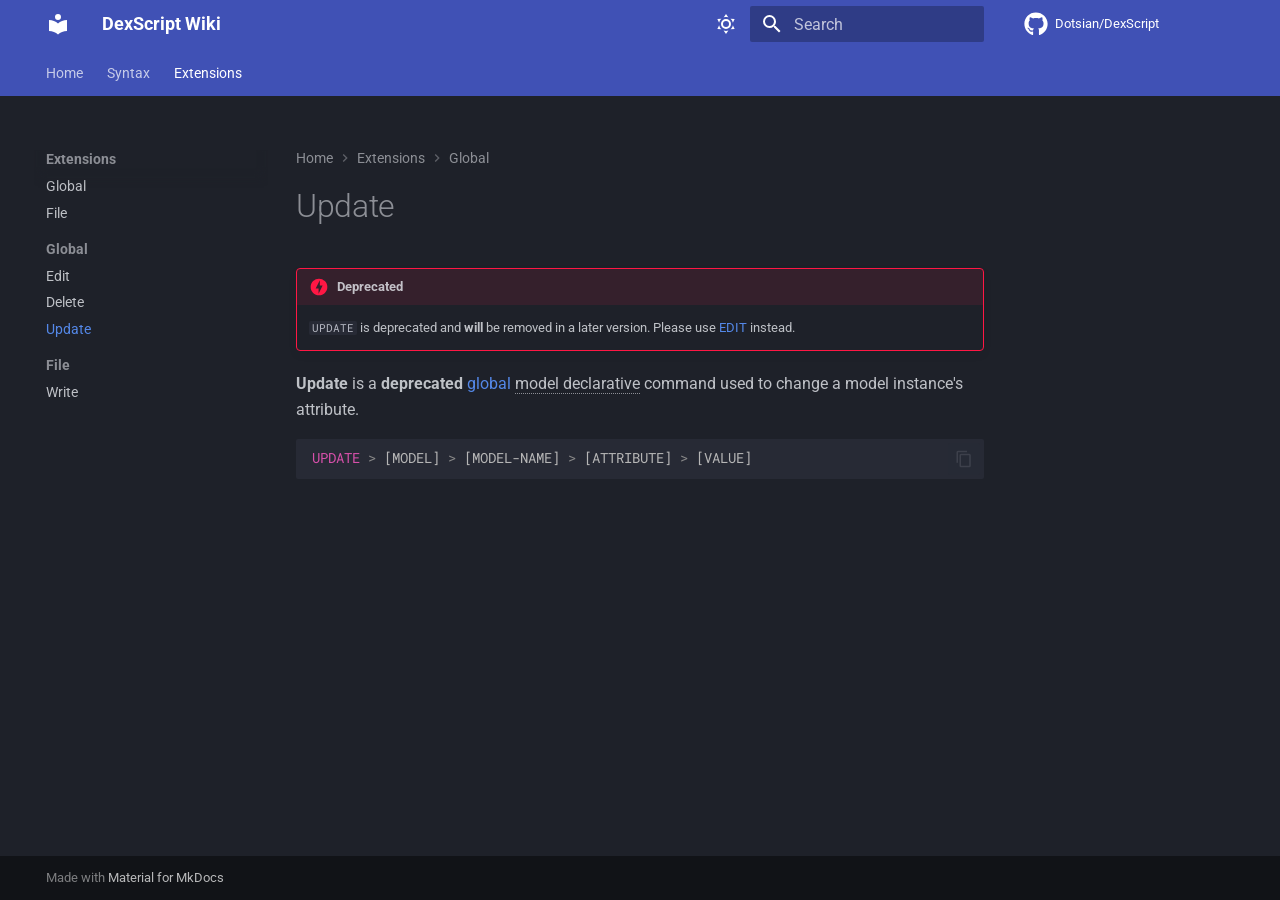
<file: commands/update/index.html>
<!doctype html>
<html lang="en" class="no-js">
  <head>
    
      <meta charset="utf-8">
      <meta name="viewport" content="width=device-width,initial-scale=1">
      
      
      
      
        <link rel="prev" href="../delete/">
      
      
        <link rel="next" href="../write/">
      
      
        
      
      
      <link rel="icon" href="../../assets/images/favicon.png">
      <meta name="generator" content="mkdocs-1.6.1, mkdocs-material-9.7.0">
    
    
      
        <title>Update - DexScript Wiki</title>
      
    
    
      <link rel="stylesheet" href="../../assets/stylesheets/main.618322db.min.css">
      
        
        <link rel="stylesheet" href="../../assets/stylesheets/palette.ab4e12ef.min.css">
      
      


    
    
      
    
    
      
        
        
        <link rel="preconnect" href="https://fonts.gstatic.com" crossorigin>
        <link rel="stylesheet" href="https://fonts.googleapis.com/css?family=Roboto:300,300i,400,400i,700,700i%7CRoboto+Mono:400,400i,700,700i&display=fallback">
        <style>:root{--md-text-font:"Roboto";--md-code-font:"Roboto Mono"}</style>
      
    
    
      <link rel="stylesheet" href="../../assets/css/dexscript.css">
    
    <script>__md_scope=new URL("../..",location),__md_hash=e=>[...e].reduce(((e,_)=>(e<<5)-e+_.charCodeAt(0)),0),__md_get=(e,_=localStorage,t=__md_scope)=>JSON.parse(_.getItem(t.pathname+"."+e)),__md_set=(e,_,t=localStorage,a=__md_scope)=>{try{t.setItem(a.pathname+"."+e,JSON.stringify(_))}catch(e){}}</script>
    
      

    
    
  </head>
  
  
    
    
      
    
    
    
    
    <body dir="ltr" data-md-color-scheme="slate" data-md-color-primary="indigo" data-md-color-accent="indigo">
  
    
    <input class="md-toggle" data-md-toggle="drawer" type="checkbox" id="__drawer" autocomplete="off">
    <input class="md-toggle" data-md-toggle="search" type="checkbox" id="__search" autocomplete="off">
    <label class="md-overlay" for="__drawer"></label>
    <div data-md-component="skip">
      
        
        <a href="#update" class="md-skip">
          Skip to content
        </a>
      
    </div>
    <div data-md-component="announce">
      
    </div>
    
    
      

<header class="md-header" data-md-component="header">
  <nav class="md-header__inner md-grid" aria-label="Header">
    <a href="../.." title="DexScript Wiki" class="md-header__button md-logo" aria-label="DexScript Wiki" data-md-component="logo">
      
  
  <svg xmlns="http://www.w3.org/2000/svg" viewBox="0 0 24 24"><path d="M12 8a3 3 0 0 0 3-3 3 3 0 0 0-3-3 3 3 0 0 0-3 3 3 3 0 0 0 3 3m0 3.54C9.64 9.35 6.5 8 3 8v11c3.5 0 6.64 1.35 9 3.54 2.36-2.19 5.5-3.54 9-3.54V8c-3.5 0-6.64 1.35-9 3.54"/></svg>

    </a>
    <label class="md-header__button md-icon" for="__drawer">
      
      <svg xmlns="http://www.w3.org/2000/svg" viewBox="0 0 24 24"><path d="M3 6h18v2H3zm0 5h18v2H3zm0 5h18v2H3z"/></svg>
    </label>
    <div class="md-header__title" data-md-component="header-title">
      <div class="md-header__ellipsis">
        <div class="md-header__topic">
          <span class="md-ellipsis">
            DexScript Wiki
          </span>
        </div>
        <div class="md-header__topic" data-md-component="header-topic">
          <span class="md-ellipsis">
            
              Update
            
          </span>
        </div>
      </div>
    </div>
    
      
        <form class="md-header__option" data-md-component="palette">
  
    
    
    
    <input class="md-option" data-md-color-media="" data-md-color-scheme="slate" data-md-color-primary="indigo" data-md-color-accent="indigo"  aria-label="Dark mode"  type="radio" name="__palette" id="__palette_0">
    
      <label class="md-header__button md-icon" title="Dark mode" for="__palette_1" hidden>
        <svg xmlns="http://www.w3.org/2000/svg" viewBox="0 0 24 24"><path d="M12 7a5 5 0 0 1 5 5 5 5 0 0 1-5 5 5 5 0 0 1-5-5 5 5 0 0 1 5-5m0 2a3 3 0 0 0-3 3 3 3 0 0 0 3 3 3 3 0 0 0 3-3 3 3 0 0 0-3-3m0-7 2.39 3.42C13.65 5.15 12.84 5 12 5s-1.65.15-2.39.42zM3.34 7l4.16-.35A7.2 7.2 0 0 0 5.94 8.5c-.44.74-.69 1.5-.83 2.29zm.02 10 1.76-3.77a7.131 7.131 0 0 0 2.38 4.14zM20.65 7l-1.77 3.79a7.02 7.02 0 0 0-2.38-4.15zm-.01 10-4.14.36c.59-.51 1.12-1.14 1.54-1.86.42-.73.69-1.5.83-2.29zM12 22l-2.41-3.44c.74.27 1.55.44 2.41.44.82 0 1.63-.17 2.37-.44z"/></svg>
      </label>
    
  
    
    
    
    <input class="md-option" data-md-color-media="" data-md-color-scheme="default" data-md-color-primary="indigo" data-md-color-accent="indigo"  aria-label="Light mode"  type="radio" name="__palette" id="__palette_1">
    
      <label class="md-header__button md-icon" title="Light mode" for="__palette_0" hidden>
        <svg xmlns="http://www.w3.org/2000/svg" viewBox="0 0 24 24"><path d="m17.75 4.09-2.53 1.94.91 3.06-2.63-1.81-2.63 1.81.91-3.06-2.53-1.94L12.44 4l1.06-3 1.06 3zm3.5 6.91-1.64 1.25.59 1.98-1.7-1.17-1.7 1.17.59-1.98L15.75 11l2.06-.05L18.5 9l.69 1.95zm-2.28 4.95c.83-.08 1.72 1.1 1.19 1.85-.32.45-.66.87-1.08 1.27C15.17 23 8.84 23 4.94 19.07c-3.91-3.9-3.91-10.24 0-14.14.4-.4.82-.76 1.27-1.08.75-.53 1.93.36 1.85 1.19-.27 2.86.69 5.83 2.89 8.02a9.96 9.96 0 0 0 8.02 2.89m-1.64 2.02a12.08 12.08 0 0 1-7.8-3.47c-2.17-2.19-3.33-5-3.49-7.82-2.81 3.14-2.7 7.96.31 10.98 3.02 3.01 7.84 3.12 10.98.31"/></svg>
      </label>
    
  
</form>
      
    
    
      <script>var palette=__md_get("__palette");if(palette&&palette.color){if("(prefers-color-scheme)"===palette.color.media){var media=matchMedia("(prefers-color-scheme: light)"),input=document.querySelector(media.matches?"[data-md-color-media='(prefers-color-scheme: light)']":"[data-md-color-media='(prefers-color-scheme: dark)']");palette.color.media=input.getAttribute("data-md-color-media"),palette.color.scheme=input.getAttribute("data-md-color-scheme"),palette.color.primary=input.getAttribute("data-md-color-primary"),palette.color.accent=input.getAttribute("data-md-color-accent")}for(var[key,value]of Object.entries(palette.color))document.body.setAttribute("data-md-color-"+key,value)}</script>
    
    
    
      
      
        <label class="md-header__button md-icon" for="__search">
          
          <svg xmlns="http://www.w3.org/2000/svg" viewBox="0 0 24 24"><path d="M9.5 3A6.5 6.5 0 0 1 16 9.5c0 1.61-.59 3.09-1.56 4.23l.27.27h.79l5 5-1.5 1.5-5-5v-.79l-.27-.27A6.52 6.52 0 0 1 9.5 16 6.5 6.5 0 0 1 3 9.5 6.5 6.5 0 0 1 9.5 3m0 2C7 5 5 7 5 9.5S7 14 9.5 14 14 12 14 9.5 12 5 9.5 5"/></svg>
        </label>
        <div class="md-search" data-md-component="search" role="dialog">
  <label class="md-search__overlay" for="__search"></label>
  <div class="md-search__inner" role="search">
    <form class="md-search__form" name="search">
      <input type="text" class="md-search__input" name="query" aria-label="Search" placeholder="Search" autocapitalize="off" autocorrect="off" autocomplete="off" spellcheck="false" data-md-component="search-query" required>
      <label class="md-search__icon md-icon" for="__search">
        
        <svg xmlns="http://www.w3.org/2000/svg" viewBox="0 0 24 24"><path d="M9.5 3A6.5 6.5 0 0 1 16 9.5c0 1.61-.59 3.09-1.56 4.23l.27.27h.79l5 5-1.5 1.5-5-5v-.79l-.27-.27A6.52 6.52 0 0 1 9.5 16 6.5 6.5 0 0 1 3 9.5 6.5 6.5 0 0 1 9.5 3m0 2C7 5 5 7 5 9.5S7 14 9.5 14 14 12 14 9.5 12 5 9.5 5"/></svg>
        
        <svg xmlns="http://www.w3.org/2000/svg" viewBox="0 0 24 24"><path d="M20 11v2H8l5.5 5.5-1.42 1.42L4.16 12l7.92-7.92L13.5 5.5 8 11z"/></svg>
      </label>
      <nav class="md-search__options" aria-label="Search">
        
        <button type="reset" class="md-search__icon md-icon" title="Clear" aria-label="Clear" tabindex="-1">
          
          <svg xmlns="http://www.w3.org/2000/svg" viewBox="0 0 24 24"><path d="M19 6.41 17.59 5 12 10.59 6.41 5 5 6.41 10.59 12 5 17.59 6.41 19 12 13.41 17.59 19 19 17.59 13.41 12z"/></svg>
        </button>
      </nav>
      
    </form>
    <div class="md-search__output">
      <div class="md-search__scrollwrap" tabindex="0" data-md-scrollfix>
        <div class="md-search-result" data-md-component="search-result">
          <div class="md-search-result__meta">
            Initializing search
          </div>
          <ol class="md-search-result__list" role="presentation"></ol>
        </div>
      </div>
    </div>
  </div>
</div>
      
    
    
      <div class="md-header__source">
        <a href="https://github.com/Dotsian/DexScript" title="Go to repository" class="md-source" data-md-component="source">
  <div class="md-source__icon md-icon">
    
    <svg xmlns="http://www.w3.org/2000/svg" viewBox="0 0 512 512"><!--! Font Awesome Free 7.1.0 by @fontawesome - https://fontawesome.com License - https://fontawesome.com/license/free (Icons: CC BY 4.0, Fonts: SIL OFL 1.1, Code: MIT License) Copyright 2025 Fonticons, Inc.--><path d="M173.9 397.4c0 2-2.3 3.6-5.2 3.6-3.3.3-5.6-1.3-5.6-3.6 0-2 2.3-3.6 5.2-3.6 3-.3 5.6 1.3 5.6 3.6m-31.1-4.5c-.7 2 1.3 4.3 4.3 4.9 2.6 1 5.6 0 6.2-2s-1.3-4.3-4.3-5.2c-2.6-.7-5.5.3-6.2 2.3m44.2-1.7c-2.9.7-4.9 2.6-4.6 4.9.3 2 2.9 3.3 5.9 2.6 2.9-.7 4.9-2.6 4.6-4.6-.3-1.9-3-3.2-5.9-2.9M252.8 8C114.1 8 8 113.3 8 252c0 110.9 69.8 205.8 169.5 239.2 12.8 2.3 17.3-5.6 17.3-12.1 0-6.2-.3-40.4-.3-61.4 0 0-70 15-84.7-29.8 0 0-11.4-29.1-27.8-36.6 0 0-22.9-15.7 1.6-15.4 0 0 24.9 2 38.6 25.8 21.9 38.6 58.6 27.5 72.9 20.9 2.3-16 8.8-27.1 16-33.7-55.9-6.2-112.3-14.3-112.3-110.5 0-27.5 7.6-41.3 23.6-58.9-2.6-6.5-11.1-33.3 2.6-67.9 20.9-6.5 69 27 69 27 20-5.6 41.5-8.5 62.8-8.5s42.8 2.9 62.8 8.5c0 0 48.1-33.6 69-27 13.7 34.7 5.2 61.4 2.6 67.9 16 17.7 25.8 31.5 25.8 58.9 0 96.5-58.9 104.2-114.8 110.5 9.2 7.9 17 22.9 17 46.4 0 33.7-.3 75.4-.3 83.6 0 6.5 4.6 14.4 17.3 12.1C436.2 457.8 504 362.9 504 252 504 113.3 391.5 8 252.8 8M105.2 352.9c-1.3 1-1 3.3.7 5.2 1.6 1.6 3.9 2.3 5.2 1 1.3-1 1-3.3-.7-5.2-1.6-1.6-3.9-2.3-5.2-1m-10.8-8.1c-.7 1.3.3 2.9 2.3 3.9 1.6 1 3.6.7 4.3-.7.7-1.3-.3-2.9-2.3-3.9-2-.6-3.6-.3-4.3.7m32.4 35.6c-1.6 1.3-1 4.3 1.3 6.2 2.3 2.3 5.2 2.6 6.5 1 1.3-1.3.7-4.3-1.3-6.2-2.2-2.3-5.2-2.6-6.5-1m-11.4-14.7c-1.6 1-1.6 3.6 0 5.9s4.3 3.3 5.6 2.3c1.6-1.3 1.6-3.9 0-6.2-1.4-2.3-4-3.3-5.6-2"/></svg>
  </div>
  <div class="md-source__repository">
    Dotsian/DexScript
  </div>
</a>
      </div>
    
  </nav>
  
</header>
    
    <div class="md-container" data-md-component="container">
      
      
        
          
            
<nav class="md-tabs" aria-label="Tabs" data-md-component="tabs">
  <div class="md-grid">
    <ul class="md-tabs__list">
      
        
  
  
  
  
    <li class="md-tabs__item">
      <a href="../.." class="md-tabs__link">
        
  
  
    
  
  Home

      </a>
    </li>
  

      
        
  
  
  
  
    
    
      <li class="md-tabs__item">
        <a href="../../syntax/types/" class="md-tabs__link">
          
  
  
    
  
  Syntax

        </a>
      </li>
    
  

      
        
  
  
  
    
  
  
    
    
      <li class="md-tabs__item md-tabs__item--active">
        <a href="../../extensions/global/" class="md-tabs__link">
          
  
  
    
  
  Extensions

        </a>
      </li>
    
  

      
    </ul>
  </div>
</nav>
          
        
      
      <main class="md-main" data-md-component="main">
        <div class="md-main__inner md-grid">
          
            
              
              <div class="md-sidebar md-sidebar--primary" data-md-component="sidebar" data-md-type="navigation" >
                <div class="md-sidebar__scrollwrap">
                  <div class="md-sidebar__inner">
                    


  


<nav class="md-nav md-nav--primary md-nav--lifted" aria-label="Navigation" data-md-level="0">
  <label class="md-nav__title" for="__drawer">
    <a href="../.." title="DexScript Wiki" class="md-nav__button md-logo" aria-label="DexScript Wiki" data-md-component="logo">
      
  
  <svg xmlns="http://www.w3.org/2000/svg" viewBox="0 0 24 24"><path d="M12 8a3 3 0 0 0 3-3 3 3 0 0 0-3-3 3 3 0 0 0-3 3 3 3 0 0 0 3 3m0 3.54C9.64 9.35 6.5 8 3 8v11c3.5 0 6.64 1.35 9 3.54 2.36-2.19 5.5-3.54 9-3.54V8c-3.5 0-6.64 1.35-9 3.54"/></svg>

    </a>
    DexScript Wiki
  </label>
  
    <div class="md-nav__source">
      <a href="https://github.com/Dotsian/DexScript" title="Go to repository" class="md-source" data-md-component="source">
  <div class="md-source__icon md-icon">
    
    <svg xmlns="http://www.w3.org/2000/svg" viewBox="0 0 512 512"><!--! Font Awesome Free 7.1.0 by @fontawesome - https://fontawesome.com License - https://fontawesome.com/license/free (Icons: CC BY 4.0, Fonts: SIL OFL 1.1, Code: MIT License) Copyright 2025 Fonticons, Inc.--><path d="M173.9 397.4c0 2-2.3 3.6-5.2 3.6-3.3.3-5.6-1.3-5.6-3.6 0-2 2.3-3.6 5.2-3.6 3-.3 5.6 1.3 5.6 3.6m-31.1-4.5c-.7 2 1.3 4.3 4.3 4.9 2.6 1 5.6 0 6.2-2s-1.3-4.3-4.3-5.2c-2.6-.7-5.5.3-6.2 2.3m44.2-1.7c-2.9.7-4.9 2.6-4.6 4.9.3 2 2.9 3.3 5.9 2.6 2.9-.7 4.9-2.6 4.6-4.6-.3-1.9-3-3.2-5.9-2.9M252.8 8C114.1 8 8 113.3 8 252c0 110.9 69.8 205.8 169.5 239.2 12.8 2.3 17.3-5.6 17.3-12.1 0-6.2-.3-40.4-.3-61.4 0 0-70 15-84.7-29.8 0 0-11.4-29.1-27.8-36.6 0 0-22.9-15.7 1.6-15.4 0 0 24.9 2 38.6 25.8 21.9 38.6 58.6 27.5 72.9 20.9 2.3-16 8.8-27.1 16-33.7-55.9-6.2-112.3-14.3-112.3-110.5 0-27.5 7.6-41.3 23.6-58.9-2.6-6.5-11.1-33.3 2.6-67.9 20.9-6.5 69 27 69 27 20-5.6 41.5-8.5 62.8-8.5s42.8 2.9 62.8 8.5c0 0 48.1-33.6 69-27 13.7 34.7 5.2 61.4 2.6 67.9 16 17.7 25.8 31.5 25.8 58.9 0 96.5-58.9 104.2-114.8 110.5 9.2 7.9 17 22.9 17 46.4 0 33.7-.3 75.4-.3 83.6 0 6.5 4.6 14.4 17.3 12.1C436.2 457.8 504 362.9 504 252 504 113.3 391.5 8 252.8 8M105.2 352.9c-1.3 1-1 3.3.7 5.2 1.6 1.6 3.9 2.3 5.2 1 1.3-1 1-3.3-.7-5.2-1.6-1.6-3.9-2.3-5.2-1m-10.8-8.1c-.7 1.3.3 2.9 2.3 3.9 1.6 1 3.6.7 4.3-.7.7-1.3-.3-2.9-2.3-3.9-2-.6-3.6-.3-4.3.7m32.4 35.6c-1.6 1.3-1 4.3 1.3 6.2 2.3 2.3 5.2 2.6 6.5 1 1.3-1.3.7-4.3-1.3-6.2-2.2-2.3-5.2-2.6-6.5-1m-11.4-14.7c-1.6 1-1.6 3.6 0 5.9s4.3 3.3 5.6 2.3c1.6-1.3 1.6-3.9 0-6.2-1.4-2.3-4-3.3-5.6-2"/></svg>
  </div>
  <div class="md-source__repository">
    Dotsian/DexScript
  </div>
</a>
    </div>
  
  <ul class="md-nav__list" data-md-scrollfix>
    
      
      
  
  
  
  
    <li class="md-nav__item">
      <a href="../.." class="md-nav__link">
        
  
  
  <span class="md-ellipsis">
    
  
    Home
  

    
  </span>
  
  

      </a>
    </li>
  

    
      
      
  
  
  
  
    
    
      
        
      
        
      
    
    
    
      
      
        
      
    
    
    <li class="md-nav__item md-nav__item--nested">
      
        
        
        <input class="md-nav__toggle md-toggle " type="checkbox" id="__nav_2" >
        
          
          <label class="md-nav__link" for="__nav_2" id="__nav_2_label" tabindex="0">
            
  
  
  <span class="md-ellipsis">
    
  
    Syntax
  

    
  </span>
  
  

            <span class="md-nav__icon md-icon"></span>
          </label>
        
        <nav class="md-nav" data-md-level="1" aria-labelledby="__nav_2_label" aria-expanded="false">
          <label class="md-nav__title" for="__nav_2">
            <span class="md-nav__icon md-icon"></span>
            
  
    Syntax
  

          </label>
          <ul class="md-nav__list" data-md-scrollfix>
            
              
                
  
  
  
  
    <li class="md-nav__item">
      <a href="../../syntax/types/" class="md-nav__link">
        
  
  
  <span class="md-ellipsis">
    
  
    Types
  

    
  </span>
  
  

      </a>
    </li>
  

              
            
              
                
  
  
  
  
    <li class="md-nav__item">
      <a href="../../syntax/chaining/" class="md-nav__link">
        
  
  
  <span class="md-ellipsis">
    
  
    Chaining
  

    
  </span>
  
  

      </a>
    </li>
  

              
            
          </ul>
        </nav>
      
    </li>
  

    
      
      
  
  
    
  
  
  
    
    
      
        
      
        
      
        
      
        
      
    
    
    
      
        
        
      
      
        
      
    
    
    <li class="md-nav__item md-nav__item--active md-nav__item--section md-nav__item--nested">
      
        
        
        <input class="md-nav__toggle md-toggle " type="checkbox" id="__nav_3" checked>
        
          
          <label class="md-nav__link" for="__nav_3" id="__nav_3_label" tabindex="">
            
  
  
  <span class="md-ellipsis">
    
  
    Extensions
  

    
  </span>
  
  

            <span class="md-nav__icon md-icon"></span>
          </label>
        
        <nav class="md-nav" data-md-level="1" aria-labelledby="__nav_3_label" aria-expanded="true">
          <label class="md-nav__title" for="__nav_3">
            <span class="md-nav__icon md-icon"></span>
            
  
    Extensions
  

          </label>
          <ul class="md-nav__list" data-md-scrollfix>
            
              
                
  
  
  
  
    <li class="md-nav__item">
      <a href="../../extensions/global/" class="md-nav__link">
        
  
  
  <span class="md-ellipsis">
    
  
    Global
  

    
  </span>
  
  

      </a>
    </li>
  

              
            
              
                
  
  
  
  
    <li class="md-nav__item">
      <a href="../../extensions/file/" class="md-nav__link">
        
  
  
  <span class="md-ellipsis">
    
  
    File
  

    
  </span>
  
  

      </a>
    </li>
  

              
            
              
                
  
  
    
  
  
  
    
    
      
        
      
        
      
        
      
    
    
    
      
      
        
          
          
        
      
    
    
    <li class="md-nav__item md-nav__item--active md-nav__item--section md-nav__item--nested">
      
        
        
        <input class="md-nav__toggle md-toggle " type="checkbox" id="__nav_3_3" checked>
        
          
          <label class="md-nav__link" for="__nav_3_3" id="__nav_3_3_label" tabindex="">
            
  
  
  <span class="md-ellipsis">
    
  
    Global
  

    
  </span>
  
  

            <span class="md-nav__icon md-icon"></span>
          </label>
        
        <nav class="md-nav" data-md-level="2" aria-labelledby="__nav_3_3_label" aria-expanded="true">
          <label class="md-nav__title" for="__nav_3_3">
            <span class="md-nav__icon md-icon"></span>
            
  
    Global
  

          </label>
          <ul class="md-nav__list" data-md-scrollfix>
            
              
                
  
  
  
  
    <li class="md-nav__item">
      <a href="../edit/" class="md-nav__link">
        
  
  
  <span class="md-ellipsis">
    
  
    Edit
  

    
  </span>
  
  

      </a>
    </li>
  

              
            
              
                
  
  
  
  
    <li class="md-nav__item">
      <a href="../delete/" class="md-nav__link">
        
  
  
  <span class="md-ellipsis">
    
  
    Delete
  

    
  </span>
  
  

      </a>
    </li>
  

              
            
              
                
  
  
    
  
  
  
    <li class="md-nav__item md-nav__item--active">
      
      <input class="md-nav__toggle md-toggle" type="checkbox" id="__toc">
      
      
        
      
      
      <a href="./" class="md-nav__link md-nav__link--active">
        
  
  
  <span class="md-ellipsis">
    
  
    Update
  

    
  </span>
  
  

      </a>
      
    </li>
  

              
            
          </ul>
        </nav>
      
    </li>
  

              
            
              
                
  
  
  
  
    
    
      
        
      
    
    
    
      
      
        
          
          
        
      
    
    
    <li class="md-nav__item md-nav__item--section md-nav__item--nested">
      
        
        
        <input class="md-nav__toggle md-toggle " type="checkbox" id="__nav_3_4" >
        
          
          <label class="md-nav__link" for="__nav_3_4" id="__nav_3_4_label" tabindex="">
            
  
  
  <span class="md-ellipsis">
    
  
    File
  

    
  </span>
  
  

            <span class="md-nav__icon md-icon"></span>
          </label>
        
        <nav class="md-nav" data-md-level="2" aria-labelledby="__nav_3_4_label" aria-expanded="false">
          <label class="md-nav__title" for="__nav_3_4">
            <span class="md-nav__icon md-icon"></span>
            
  
    File
  

          </label>
          <ul class="md-nav__list" data-md-scrollfix>
            
              
                
  
  
  
  
    <li class="md-nav__item">
      <a href="../write/" class="md-nav__link">
        
  
  
  <span class="md-ellipsis">
    
  
    Write
  

    
  </span>
  
  

      </a>
    </li>
  

              
            
          </ul>
        </nav>
      
    </li>
  

              
            
          </ul>
        </nav>
      
    </li>
  

    
  </ul>
</nav>
                  </div>
                </div>
              </div>
            
            
              
              <div class="md-sidebar md-sidebar--secondary" data-md-component="sidebar" data-md-type="toc" >
                <div class="md-sidebar__scrollwrap">
                  <div class="md-sidebar__inner">
                    

<nav class="md-nav md-nav--secondary" aria-label="Table of contents">
  
  
  
    
  
  
</nav>
                  </div>
                </div>
              </div>
            
          
          
            <div class="md-content" data-md-component="content">
              
                



  


  <nav class="md-path" aria-label="Navigation" >
    <ol class="md-path__list">
      
        
  
  
    <li class="md-path__item">
      <a href="../.." class="md-path__link">
        
  <span class="md-ellipsis">
    Home
  </span>

      </a>
    </li>
  

      
      
        
  
  
    
    
      <li class="md-path__item">
        <a href="../../extensions/global/" class="md-path__link">
          
  <span class="md-ellipsis">
    Extensions
  </span>

        </a>
      </li>
    
  

      
        
  
  
    
    
      <li class="md-path__item">
        <a href="../edit/" class="md-path__link">
          
  <span class="md-ellipsis">
    Global
  </span>

        </a>
      </li>
    
  

      
    </ol>
  </nav>

              
              <article class="md-content__inner md-typeset">
                
                  


  
  


<h1 id="update">Update</h1>
<div class="admonition danger">
<p class="admonition-title">Deprecated</p>
<p><code>UPDATE</code> is deprecated and <strong>will</strong> be removed in a later version. Please use <a href="../edit/">EDIT</a> instead.</p>
</div>
<p><strong>Update</strong> is a <strong>deprecated</strong> <a href="../../extensions/global/">global</a> <abbr title="A model declarative command is a command that performs an operation on a model or a model instance. These commands can usually determine which model they need to access automatically, but in some cases they require the model to be explicitly specified.">model declarative</abbr> command used to change a model instance's attribute.</p>
<div class="highlight"><pre><span></span><code><a id="__codelineno-0-1" name="__codelineno-0-1" href="#__codelineno-0-1"></a><span class="k">UPDATE</span> <span class="o">&gt;</span> <span class="na">[MODEL]</span> <span class="o">&gt;</span> <span class="na">[MODEL-NAME]</span> <span class="o">&gt;</span> <span class="na">[ATTRIBUTE]</span> <span class="o">&gt;</span> <span class="na">[VALUE]</span>
</code></pre></div>












                
              </article>
            </div>
          
          
  <script>var tabs=__md_get("__tabs");if(Array.isArray(tabs))e:for(var set of document.querySelectorAll(".tabbed-set")){var labels=set.querySelector(".tabbed-labels");for(var tab of tabs)for(var label of labels.getElementsByTagName("label"))if(label.innerText.trim()===tab){var input=document.getElementById(label.htmlFor);input.checked=!0;continue e}}</script>

<script>var target=document.getElementById(location.hash.slice(1));target&&target.name&&(target.checked=target.name.startsWith("__tabbed_"))</script>
        </div>
        
          <button type="button" class="md-top md-icon" data-md-component="top" hidden>
  
  <svg xmlns="http://www.w3.org/2000/svg" viewBox="0 0 24 24"><path d="M13 20h-2V8l-5.5 5.5-1.42-1.42L12 4.16l7.92 7.92-1.42 1.42L13 8z"/></svg>
  Back to top
</button>
        
      </main>
      
        <footer class="md-footer">
  
  <div class="md-footer-meta md-typeset">
    <div class="md-footer-meta__inner md-grid">
      <div class="md-copyright">
  
  
    Made with
    <a href="https://squidfunk.github.io/mkdocs-material/" target="_blank" rel="noopener">
      Material for MkDocs
    </a>
  
</div>
      
    </div>
  </div>
</footer>
      
    </div>
    <div class="md-dialog" data-md-component="dialog">
      <div class="md-dialog__inner md-typeset"></div>
    </div>
    
    
    
      
      
      <script id="__config" type="application/json">{"annotate": null, "base": "../..", "features": ["content.code.annotate", "content.tooltips", "navigation.instant", "navigation.tabs", "navigation.path", "navigation.top", "navigation.sections", "navigation.indexes", "content.tabs.link", "content.code.select", "content.code.copy"], "search": "../../assets/javascripts/workers/search.7a47a382.min.js", "tags": null, "translations": {"clipboard.copied": "Copied to clipboard", "clipboard.copy": "Copy to clipboard", "search.result.more.one": "1 more on this page", "search.result.more.other": "# more on this page", "search.result.none": "No matching documents", "search.result.one": "1 matching document", "search.result.other": "# matching documents", "search.result.placeholder": "Type to start searching", "search.result.term.missing": "Missing", "select.version": "Select version"}, "version": null}</script>
    
    
      <script src="../../assets/javascripts/bundle.e71a0d61.min.js"></script>
      
    
  </body>
</html>
</file>
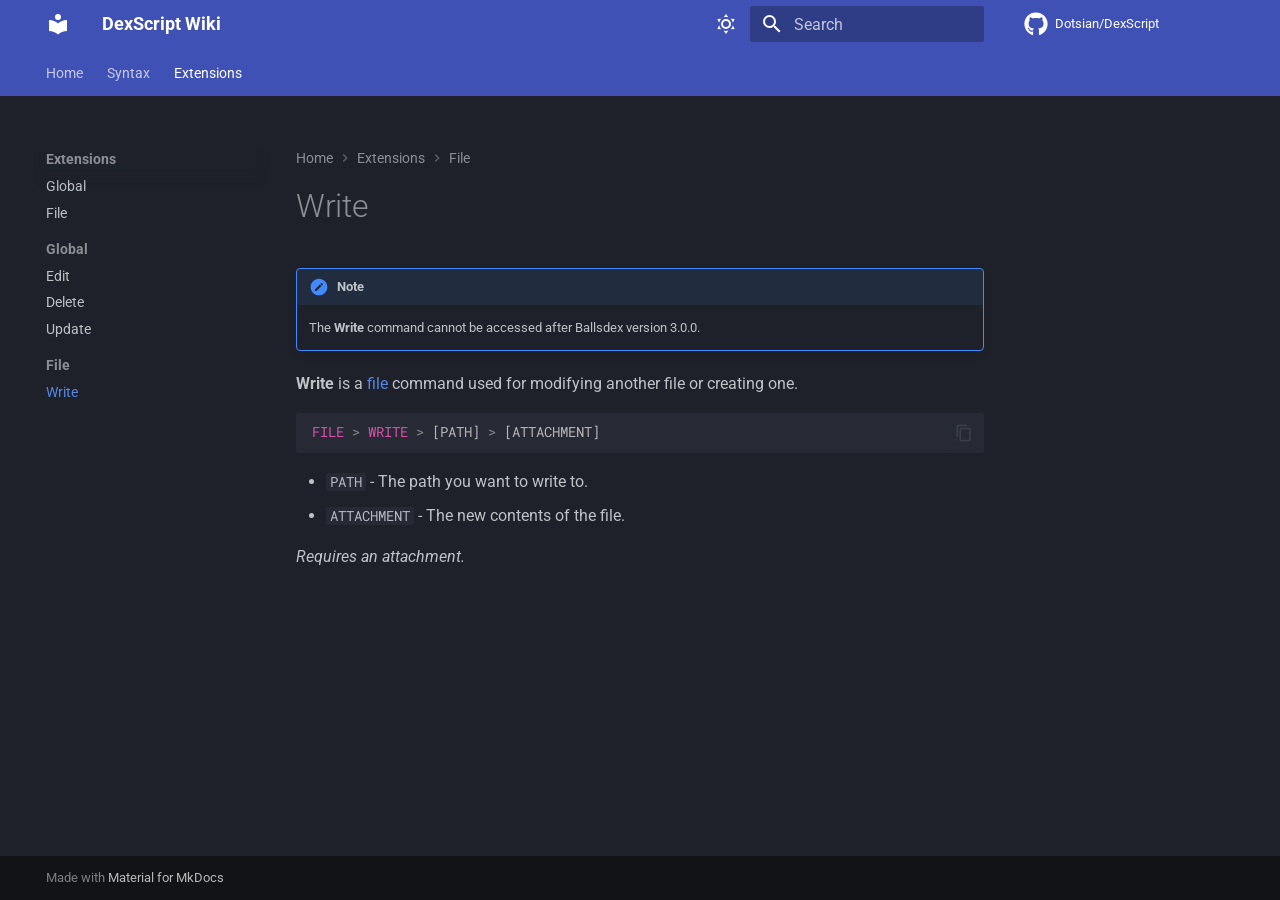
<file: commands/write/index.html>
<!doctype html>
<html lang="en" class="no-js">
  <head>
    
      <meta charset="utf-8">
      <meta name="viewport" content="width=device-width,initial-scale=1">
      
      
      
      
        <link rel="prev" href="../update/">
      
      
      
        
      
      
      <link rel="icon" href="../../assets/images/favicon.png">
      <meta name="generator" content="mkdocs-1.6.1, mkdocs-material-9.7.0">
    
    
      
        <title>Write - DexScript Wiki</title>
      
    
    
      <link rel="stylesheet" href="../../assets/stylesheets/main.618322db.min.css">
      
        
        <link rel="stylesheet" href="../../assets/stylesheets/palette.ab4e12ef.min.css">
      
      


    
    
      
    
    
      
        
        
        <link rel="preconnect" href="https://fonts.gstatic.com" crossorigin>
        <link rel="stylesheet" href="https://fonts.googleapis.com/css?family=Roboto:300,300i,400,400i,700,700i%7CRoboto+Mono:400,400i,700,700i&display=fallback">
        <style>:root{--md-text-font:"Roboto";--md-code-font:"Roboto Mono"}</style>
      
    
    
      <link rel="stylesheet" href="../../assets/css/dexscript.css">
    
    <script>__md_scope=new URL("../..",location),__md_hash=e=>[...e].reduce(((e,_)=>(e<<5)-e+_.charCodeAt(0)),0),__md_get=(e,_=localStorage,t=__md_scope)=>JSON.parse(_.getItem(t.pathname+"."+e)),__md_set=(e,_,t=localStorage,a=__md_scope)=>{try{t.setItem(a.pathname+"."+e,JSON.stringify(_))}catch(e){}}</script>
    
      

    
    
  </head>
  
  
    
    
      
    
    
    
    
    <body dir="ltr" data-md-color-scheme="slate" data-md-color-primary="indigo" data-md-color-accent="indigo">
  
    
    <input class="md-toggle" data-md-toggle="drawer" type="checkbox" id="__drawer" autocomplete="off">
    <input class="md-toggle" data-md-toggle="search" type="checkbox" id="__search" autocomplete="off">
    <label class="md-overlay" for="__drawer"></label>
    <div data-md-component="skip">
      
        
        <a href="#write" class="md-skip">
          Skip to content
        </a>
      
    </div>
    <div data-md-component="announce">
      
    </div>
    
    
      

<header class="md-header" data-md-component="header">
  <nav class="md-header__inner md-grid" aria-label="Header">
    <a href="../.." title="DexScript Wiki" class="md-header__button md-logo" aria-label="DexScript Wiki" data-md-component="logo">
      
  
  <svg xmlns="http://www.w3.org/2000/svg" viewBox="0 0 24 24"><path d="M12 8a3 3 0 0 0 3-3 3 3 0 0 0-3-3 3 3 0 0 0-3 3 3 3 0 0 0 3 3m0 3.54C9.64 9.35 6.5 8 3 8v11c3.5 0 6.64 1.35 9 3.54 2.36-2.19 5.5-3.54 9-3.54V8c-3.5 0-6.64 1.35-9 3.54"/></svg>

    </a>
    <label class="md-header__button md-icon" for="__drawer">
      
      <svg xmlns="http://www.w3.org/2000/svg" viewBox="0 0 24 24"><path d="M3 6h18v2H3zm0 5h18v2H3zm0 5h18v2H3z"/></svg>
    </label>
    <div class="md-header__title" data-md-component="header-title">
      <div class="md-header__ellipsis">
        <div class="md-header__topic">
          <span class="md-ellipsis">
            DexScript Wiki
          </span>
        </div>
        <div class="md-header__topic" data-md-component="header-topic">
          <span class="md-ellipsis">
            
              Write
            
          </span>
        </div>
      </div>
    </div>
    
      
        <form class="md-header__option" data-md-component="palette">
  
    
    
    
    <input class="md-option" data-md-color-media="" data-md-color-scheme="slate" data-md-color-primary="indigo" data-md-color-accent="indigo"  aria-label="Dark mode"  type="radio" name="__palette" id="__palette_0">
    
      <label class="md-header__button md-icon" title="Dark mode" for="__palette_1" hidden>
        <svg xmlns="http://www.w3.org/2000/svg" viewBox="0 0 24 24"><path d="M12 7a5 5 0 0 1 5 5 5 5 0 0 1-5 5 5 5 0 0 1-5-5 5 5 0 0 1 5-5m0 2a3 3 0 0 0-3 3 3 3 0 0 0 3 3 3 3 0 0 0 3-3 3 3 0 0 0-3-3m0-7 2.39 3.42C13.65 5.15 12.84 5 12 5s-1.65.15-2.39.42zM3.34 7l4.16-.35A7.2 7.2 0 0 0 5.94 8.5c-.44.74-.69 1.5-.83 2.29zm.02 10 1.76-3.77a7.131 7.131 0 0 0 2.38 4.14zM20.65 7l-1.77 3.79a7.02 7.02 0 0 0-2.38-4.15zm-.01 10-4.14.36c.59-.51 1.12-1.14 1.54-1.86.42-.73.69-1.5.83-2.29zM12 22l-2.41-3.44c.74.27 1.55.44 2.41.44.82 0 1.63-.17 2.37-.44z"/></svg>
      </label>
    
  
    
    
    
    <input class="md-option" data-md-color-media="" data-md-color-scheme="default" data-md-color-primary="indigo" data-md-color-accent="indigo"  aria-label="Light mode"  type="radio" name="__palette" id="__palette_1">
    
      <label class="md-header__button md-icon" title="Light mode" for="__palette_0" hidden>
        <svg xmlns="http://www.w3.org/2000/svg" viewBox="0 0 24 24"><path d="m17.75 4.09-2.53 1.94.91 3.06-2.63-1.81-2.63 1.81.91-3.06-2.53-1.94L12.44 4l1.06-3 1.06 3zm3.5 6.91-1.64 1.25.59 1.98-1.7-1.17-1.7 1.17.59-1.98L15.75 11l2.06-.05L18.5 9l.69 1.95zm-2.28 4.95c.83-.08 1.72 1.1 1.19 1.85-.32.45-.66.87-1.08 1.27C15.17 23 8.84 23 4.94 19.07c-3.91-3.9-3.91-10.24 0-14.14.4-.4.82-.76 1.27-1.08.75-.53 1.93.36 1.85 1.19-.27 2.86.69 5.83 2.89 8.02a9.96 9.96 0 0 0 8.02 2.89m-1.64 2.02a12.08 12.08 0 0 1-7.8-3.47c-2.17-2.19-3.33-5-3.49-7.82-2.81 3.14-2.7 7.96.31 10.98 3.02 3.01 7.84 3.12 10.98.31"/></svg>
      </label>
    
  
</form>
      
    
    
      <script>var palette=__md_get("__palette");if(palette&&palette.color){if("(prefers-color-scheme)"===palette.color.media){var media=matchMedia("(prefers-color-scheme: light)"),input=document.querySelector(media.matches?"[data-md-color-media='(prefers-color-scheme: light)']":"[data-md-color-media='(prefers-color-scheme: dark)']");palette.color.media=input.getAttribute("data-md-color-media"),palette.color.scheme=input.getAttribute("data-md-color-scheme"),palette.color.primary=input.getAttribute("data-md-color-primary"),palette.color.accent=input.getAttribute("data-md-color-accent")}for(var[key,value]of Object.entries(palette.color))document.body.setAttribute("data-md-color-"+key,value)}</script>
    
    
    
      
      
        <label class="md-header__button md-icon" for="__search">
          
          <svg xmlns="http://www.w3.org/2000/svg" viewBox="0 0 24 24"><path d="M9.5 3A6.5 6.5 0 0 1 16 9.5c0 1.61-.59 3.09-1.56 4.23l.27.27h.79l5 5-1.5 1.5-5-5v-.79l-.27-.27A6.52 6.52 0 0 1 9.5 16 6.5 6.5 0 0 1 3 9.5 6.5 6.5 0 0 1 9.5 3m0 2C7 5 5 7 5 9.5S7 14 9.5 14 14 12 14 9.5 12 5 9.5 5"/></svg>
        </label>
        <div class="md-search" data-md-component="search" role="dialog">
  <label class="md-search__overlay" for="__search"></label>
  <div class="md-search__inner" role="search">
    <form class="md-search__form" name="search">
      <input type="text" class="md-search__input" name="query" aria-label="Search" placeholder="Search" autocapitalize="off" autocorrect="off" autocomplete="off" spellcheck="false" data-md-component="search-query" required>
      <label class="md-search__icon md-icon" for="__search">
        
        <svg xmlns="http://www.w3.org/2000/svg" viewBox="0 0 24 24"><path d="M9.5 3A6.5 6.5 0 0 1 16 9.5c0 1.61-.59 3.09-1.56 4.23l.27.27h.79l5 5-1.5 1.5-5-5v-.79l-.27-.27A6.52 6.52 0 0 1 9.5 16 6.5 6.5 0 0 1 3 9.5 6.5 6.5 0 0 1 9.5 3m0 2C7 5 5 7 5 9.5S7 14 9.5 14 14 12 14 9.5 12 5 9.5 5"/></svg>
        
        <svg xmlns="http://www.w3.org/2000/svg" viewBox="0 0 24 24"><path d="M20 11v2H8l5.5 5.5-1.42 1.42L4.16 12l7.92-7.92L13.5 5.5 8 11z"/></svg>
      </label>
      <nav class="md-search__options" aria-label="Search">
        
        <button type="reset" class="md-search__icon md-icon" title="Clear" aria-label="Clear" tabindex="-1">
          
          <svg xmlns="http://www.w3.org/2000/svg" viewBox="0 0 24 24"><path d="M19 6.41 17.59 5 12 10.59 6.41 5 5 6.41 10.59 12 5 17.59 6.41 19 12 13.41 17.59 19 19 17.59 13.41 12z"/></svg>
        </button>
      </nav>
      
    </form>
    <div class="md-search__output">
      <div class="md-search__scrollwrap" tabindex="0" data-md-scrollfix>
        <div class="md-search-result" data-md-component="search-result">
          <div class="md-search-result__meta">
            Initializing search
          </div>
          <ol class="md-search-result__list" role="presentation"></ol>
        </div>
      </div>
    </div>
  </div>
</div>
      
    
    
      <div class="md-header__source">
        <a href="https://github.com/Dotsian/DexScript" title="Go to repository" class="md-source" data-md-component="source">
  <div class="md-source__icon md-icon">
    
    <svg xmlns="http://www.w3.org/2000/svg" viewBox="0 0 512 512"><!--! Font Awesome Free 7.1.0 by @fontawesome - https://fontawesome.com License - https://fontawesome.com/license/free (Icons: CC BY 4.0, Fonts: SIL OFL 1.1, Code: MIT License) Copyright 2025 Fonticons, Inc.--><path d="M173.9 397.4c0 2-2.3 3.6-5.2 3.6-3.3.3-5.6-1.3-5.6-3.6 0-2 2.3-3.6 5.2-3.6 3-.3 5.6 1.3 5.6 3.6m-31.1-4.5c-.7 2 1.3 4.3 4.3 4.9 2.6 1 5.6 0 6.2-2s-1.3-4.3-4.3-5.2c-2.6-.7-5.5.3-6.2 2.3m44.2-1.7c-2.9.7-4.9 2.6-4.6 4.9.3 2 2.9 3.3 5.9 2.6 2.9-.7 4.9-2.6 4.6-4.6-.3-1.9-3-3.2-5.9-2.9M252.8 8C114.1 8 8 113.3 8 252c0 110.9 69.8 205.8 169.5 239.2 12.8 2.3 17.3-5.6 17.3-12.1 0-6.2-.3-40.4-.3-61.4 0 0-70 15-84.7-29.8 0 0-11.4-29.1-27.8-36.6 0 0-22.9-15.7 1.6-15.4 0 0 24.9 2 38.6 25.8 21.9 38.6 58.6 27.5 72.9 20.9 2.3-16 8.8-27.1 16-33.7-55.9-6.2-112.3-14.3-112.3-110.5 0-27.5 7.6-41.3 23.6-58.9-2.6-6.5-11.1-33.3 2.6-67.9 20.9-6.5 69 27 69 27 20-5.6 41.5-8.5 62.8-8.5s42.8 2.9 62.8 8.5c0 0 48.1-33.6 69-27 13.7 34.7 5.2 61.4 2.6 67.9 16 17.7 25.8 31.5 25.8 58.9 0 96.5-58.9 104.2-114.8 110.5 9.2 7.9 17 22.9 17 46.4 0 33.7-.3 75.4-.3 83.6 0 6.5 4.6 14.4 17.3 12.1C436.2 457.8 504 362.9 504 252 504 113.3 391.5 8 252.8 8M105.2 352.9c-1.3 1-1 3.3.7 5.2 1.6 1.6 3.9 2.3 5.2 1 1.3-1 1-3.3-.7-5.2-1.6-1.6-3.9-2.3-5.2-1m-10.8-8.1c-.7 1.3.3 2.9 2.3 3.9 1.6 1 3.6.7 4.3-.7.7-1.3-.3-2.9-2.3-3.9-2-.6-3.6-.3-4.3.7m32.4 35.6c-1.6 1.3-1 4.3 1.3 6.2 2.3 2.3 5.2 2.6 6.5 1 1.3-1.3.7-4.3-1.3-6.2-2.2-2.3-5.2-2.6-6.5-1m-11.4-14.7c-1.6 1-1.6 3.6 0 5.9s4.3 3.3 5.6 2.3c1.6-1.3 1.6-3.9 0-6.2-1.4-2.3-4-3.3-5.6-2"/></svg>
  </div>
  <div class="md-source__repository">
    Dotsian/DexScript
  </div>
</a>
      </div>
    
  </nav>
  
</header>
    
    <div class="md-container" data-md-component="container">
      
      
        
          
            
<nav class="md-tabs" aria-label="Tabs" data-md-component="tabs">
  <div class="md-grid">
    <ul class="md-tabs__list">
      
        
  
  
  
  
    <li class="md-tabs__item">
      <a href="../.." class="md-tabs__link">
        
  
  
    
  
  Home

      </a>
    </li>
  

      
        
  
  
  
  
    
    
      <li class="md-tabs__item">
        <a href="../../syntax/types/" class="md-tabs__link">
          
  
  
    
  
  Syntax

        </a>
      </li>
    
  

      
        
  
  
  
    
  
  
    
    
      <li class="md-tabs__item md-tabs__item--active">
        <a href="../../extensions/global/" class="md-tabs__link">
          
  
  
    
  
  Extensions

        </a>
      </li>
    
  

      
    </ul>
  </div>
</nav>
          
        
      
      <main class="md-main" data-md-component="main">
        <div class="md-main__inner md-grid">
          
            
              
              <div class="md-sidebar md-sidebar--primary" data-md-component="sidebar" data-md-type="navigation" >
                <div class="md-sidebar__scrollwrap">
                  <div class="md-sidebar__inner">
                    


  


<nav class="md-nav md-nav--primary md-nav--lifted" aria-label="Navigation" data-md-level="0">
  <label class="md-nav__title" for="__drawer">
    <a href="../.." title="DexScript Wiki" class="md-nav__button md-logo" aria-label="DexScript Wiki" data-md-component="logo">
      
  
  <svg xmlns="http://www.w3.org/2000/svg" viewBox="0 0 24 24"><path d="M12 8a3 3 0 0 0 3-3 3 3 0 0 0-3-3 3 3 0 0 0-3 3 3 3 0 0 0 3 3m0 3.54C9.64 9.35 6.5 8 3 8v11c3.5 0 6.64 1.35 9 3.54 2.36-2.19 5.5-3.54 9-3.54V8c-3.5 0-6.64 1.35-9 3.54"/></svg>

    </a>
    DexScript Wiki
  </label>
  
    <div class="md-nav__source">
      <a href="https://github.com/Dotsian/DexScript" title="Go to repository" class="md-source" data-md-component="source">
  <div class="md-source__icon md-icon">
    
    <svg xmlns="http://www.w3.org/2000/svg" viewBox="0 0 512 512"><!--! Font Awesome Free 7.1.0 by @fontawesome - https://fontawesome.com License - https://fontawesome.com/license/free (Icons: CC BY 4.0, Fonts: SIL OFL 1.1, Code: MIT License) Copyright 2025 Fonticons, Inc.--><path d="M173.9 397.4c0 2-2.3 3.6-5.2 3.6-3.3.3-5.6-1.3-5.6-3.6 0-2 2.3-3.6 5.2-3.6 3-.3 5.6 1.3 5.6 3.6m-31.1-4.5c-.7 2 1.3 4.3 4.3 4.9 2.6 1 5.6 0 6.2-2s-1.3-4.3-4.3-5.2c-2.6-.7-5.5.3-6.2 2.3m44.2-1.7c-2.9.7-4.9 2.6-4.6 4.9.3 2 2.9 3.3 5.9 2.6 2.9-.7 4.9-2.6 4.6-4.6-.3-1.9-3-3.2-5.9-2.9M252.8 8C114.1 8 8 113.3 8 252c0 110.9 69.8 205.8 169.5 239.2 12.8 2.3 17.3-5.6 17.3-12.1 0-6.2-.3-40.4-.3-61.4 0 0-70 15-84.7-29.8 0 0-11.4-29.1-27.8-36.6 0 0-22.9-15.7 1.6-15.4 0 0 24.9 2 38.6 25.8 21.9 38.6 58.6 27.5 72.9 20.9 2.3-16 8.8-27.1 16-33.7-55.9-6.2-112.3-14.3-112.3-110.5 0-27.5 7.6-41.3 23.6-58.9-2.6-6.5-11.1-33.3 2.6-67.9 20.9-6.5 69 27 69 27 20-5.6 41.5-8.5 62.8-8.5s42.8 2.9 62.8 8.5c0 0 48.1-33.6 69-27 13.7 34.7 5.2 61.4 2.6 67.9 16 17.7 25.8 31.5 25.8 58.9 0 96.5-58.9 104.2-114.8 110.5 9.2 7.9 17 22.9 17 46.4 0 33.7-.3 75.4-.3 83.6 0 6.5 4.6 14.4 17.3 12.1C436.2 457.8 504 362.9 504 252 504 113.3 391.5 8 252.8 8M105.2 352.9c-1.3 1-1 3.3.7 5.2 1.6 1.6 3.9 2.3 5.2 1 1.3-1 1-3.3-.7-5.2-1.6-1.6-3.9-2.3-5.2-1m-10.8-8.1c-.7 1.3.3 2.9 2.3 3.9 1.6 1 3.6.7 4.3-.7.7-1.3-.3-2.9-2.3-3.9-2-.6-3.6-.3-4.3.7m32.4 35.6c-1.6 1.3-1 4.3 1.3 6.2 2.3 2.3 5.2 2.6 6.5 1 1.3-1.3.7-4.3-1.3-6.2-2.2-2.3-5.2-2.6-6.5-1m-11.4-14.7c-1.6 1-1.6 3.6 0 5.9s4.3 3.3 5.6 2.3c1.6-1.3 1.6-3.9 0-6.2-1.4-2.3-4-3.3-5.6-2"/></svg>
  </div>
  <div class="md-source__repository">
    Dotsian/DexScript
  </div>
</a>
    </div>
  
  <ul class="md-nav__list" data-md-scrollfix>
    
      
      
  
  
  
  
    <li class="md-nav__item">
      <a href="../.." class="md-nav__link">
        
  
  
  <span class="md-ellipsis">
    
  
    Home
  

    
  </span>
  
  

      </a>
    </li>
  

    
      
      
  
  
  
  
    
    
      
        
      
        
      
    
    
    
      
      
        
      
    
    
    <li class="md-nav__item md-nav__item--nested">
      
        
        
        <input class="md-nav__toggle md-toggle " type="checkbox" id="__nav_2" >
        
          
          <label class="md-nav__link" for="__nav_2" id="__nav_2_label" tabindex="0">
            
  
  
  <span class="md-ellipsis">
    
  
    Syntax
  

    
  </span>
  
  

            <span class="md-nav__icon md-icon"></span>
          </label>
        
        <nav class="md-nav" data-md-level="1" aria-labelledby="__nav_2_label" aria-expanded="false">
          <label class="md-nav__title" for="__nav_2">
            <span class="md-nav__icon md-icon"></span>
            
  
    Syntax
  

          </label>
          <ul class="md-nav__list" data-md-scrollfix>
            
              
                
  
  
  
  
    <li class="md-nav__item">
      <a href="../../syntax/types/" class="md-nav__link">
        
  
  
  <span class="md-ellipsis">
    
  
    Types
  

    
  </span>
  
  

      </a>
    </li>
  

              
            
              
                
  
  
  
  
    <li class="md-nav__item">
      <a href="../../syntax/chaining/" class="md-nav__link">
        
  
  
  <span class="md-ellipsis">
    
  
    Chaining
  

    
  </span>
  
  

      </a>
    </li>
  

              
            
          </ul>
        </nav>
      
    </li>
  

    
      
      
  
  
    
  
  
  
    
    
      
        
      
        
      
        
      
        
      
    
    
    
      
        
        
      
      
        
      
    
    
    <li class="md-nav__item md-nav__item--active md-nav__item--section md-nav__item--nested">
      
        
        
        <input class="md-nav__toggle md-toggle " type="checkbox" id="__nav_3" checked>
        
          
          <label class="md-nav__link" for="__nav_3" id="__nav_3_label" tabindex="">
            
  
  
  <span class="md-ellipsis">
    
  
    Extensions
  

    
  </span>
  
  

            <span class="md-nav__icon md-icon"></span>
          </label>
        
        <nav class="md-nav" data-md-level="1" aria-labelledby="__nav_3_label" aria-expanded="true">
          <label class="md-nav__title" for="__nav_3">
            <span class="md-nav__icon md-icon"></span>
            
  
    Extensions
  

          </label>
          <ul class="md-nav__list" data-md-scrollfix>
            
              
                
  
  
  
  
    <li class="md-nav__item">
      <a href="../../extensions/global/" class="md-nav__link">
        
  
  
  <span class="md-ellipsis">
    
  
    Global
  

    
  </span>
  
  

      </a>
    </li>
  

              
            
              
                
  
  
  
  
    <li class="md-nav__item">
      <a href="../../extensions/file/" class="md-nav__link">
        
  
  
  <span class="md-ellipsis">
    
  
    File
  

    
  </span>
  
  

      </a>
    </li>
  

              
            
              
                
  
  
  
  
    
    
      
        
      
        
      
        
      
    
    
    
      
      
        
          
          
        
      
    
    
    <li class="md-nav__item md-nav__item--section md-nav__item--nested">
      
        
        
        <input class="md-nav__toggle md-toggle " type="checkbox" id="__nav_3_3" >
        
          
          <label class="md-nav__link" for="__nav_3_3" id="__nav_3_3_label" tabindex="">
            
  
  
  <span class="md-ellipsis">
    
  
    Global
  

    
  </span>
  
  

            <span class="md-nav__icon md-icon"></span>
          </label>
        
        <nav class="md-nav" data-md-level="2" aria-labelledby="__nav_3_3_label" aria-expanded="false">
          <label class="md-nav__title" for="__nav_3_3">
            <span class="md-nav__icon md-icon"></span>
            
  
    Global
  

          </label>
          <ul class="md-nav__list" data-md-scrollfix>
            
              
                
  
  
  
  
    <li class="md-nav__item">
      <a href="../edit/" class="md-nav__link">
        
  
  
  <span class="md-ellipsis">
    
  
    Edit
  

    
  </span>
  
  

      </a>
    </li>
  

              
            
              
                
  
  
  
  
    <li class="md-nav__item">
      <a href="../delete/" class="md-nav__link">
        
  
  
  <span class="md-ellipsis">
    
  
    Delete
  

    
  </span>
  
  

      </a>
    </li>
  

              
            
              
                
  
  
  
  
    <li class="md-nav__item">
      <a href="../update/" class="md-nav__link">
        
  
  
  <span class="md-ellipsis">
    
  
    Update
  

    
  </span>
  
  

      </a>
    </li>
  

              
            
          </ul>
        </nav>
      
    </li>
  

              
            
              
                
  
  
    
  
  
  
    
    
      
        
      
    
    
    
      
      
        
          
          
        
      
    
    
    <li class="md-nav__item md-nav__item--active md-nav__item--section md-nav__item--nested">
      
        
        
        <input class="md-nav__toggle md-toggle " type="checkbox" id="__nav_3_4" checked>
        
          
          <label class="md-nav__link" for="__nav_3_4" id="__nav_3_4_label" tabindex="">
            
  
  
  <span class="md-ellipsis">
    
  
    File
  

    
  </span>
  
  

            <span class="md-nav__icon md-icon"></span>
          </label>
        
        <nav class="md-nav" data-md-level="2" aria-labelledby="__nav_3_4_label" aria-expanded="true">
          <label class="md-nav__title" for="__nav_3_4">
            <span class="md-nav__icon md-icon"></span>
            
  
    File
  

          </label>
          <ul class="md-nav__list" data-md-scrollfix>
            
              
                
  
  
    
  
  
  
    <li class="md-nav__item md-nav__item--active">
      
      <input class="md-nav__toggle md-toggle" type="checkbox" id="__toc">
      
      
        
      
      
      <a href="./" class="md-nav__link md-nav__link--active">
        
  
  
  <span class="md-ellipsis">
    
  
    Write
  

    
  </span>
  
  

      </a>
      
    </li>
  

              
            
          </ul>
        </nav>
      
    </li>
  

              
            
          </ul>
        </nav>
      
    </li>
  

    
  </ul>
</nav>
                  </div>
                </div>
              </div>
            
            
              
              <div class="md-sidebar md-sidebar--secondary" data-md-component="sidebar" data-md-type="toc" >
                <div class="md-sidebar__scrollwrap">
                  <div class="md-sidebar__inner">
                    

<nav class="md-nav md-nav--secondary" aria-label="Table of contents">
  
  
  
    
  
  
</nav>
                  </div>
                </div>
              </div>
            
          
          
            <div class="md-content" data-md-component="content">
              
                



  


  <nav class="md-path" aria-label="Navigation" >
    <ol class="md-path__list">
      
        
  
  
    <li class="md-path__item">
      <a href="../.." class="md-path__link">
        
  <span class="md-ellipsis">
    Home
  </span>

      </a>
    </li>
  

      
      
        
  
  
    
    
      <li class="md-path__item">
        <a href="../../extensions/global/" class="md-path__link">
          
  <span class="md-ellipsis">
    Extensions
  </span>

        </a>
      </li>
    
  

      
        
  
  
    
    
      <li class="md-path__item">
        <a href="./" class="md-path__link">
          
  <span class="md-ellipsis">
    File
  </span>

        </a>
      </li>
    
  

      
    </ol>
  </nav>

              
              <article class="md-content__inner md-typeset">
                
                  


  
  


<h1 id="write">Write</h1>
<div class="admonition note">
<p class="admonition-title">Note</p>
<p>The <strong>Write</strong> command cannot be accessed after Ballsdex version 3.0.0.</p>
</div>
<p><strong>Write</strong> is a <a href="../../extensions/file/">file</a> command used for modifying another file or creating one.</p>
<div class="highlight"><pre><span></span><code><a id="__codelineno-0-1" name="__codelineno-0-1" href="#__codelineno-0-1"></a><span class="k">FILE</span> <span class="o">&gt;</span> <span class="k">WRITE</span> <span class="o">&gt;</span> <span class="na">[PATH]</span> <span class="o">&gt;</span> <span class="na">[ATTACHMENT]</span>
</code></pre></div>
<ul>
<li><code>PATH</code> - The path you want to write to.</li>
<li><code>ATTACHMENT</code> - The new contents of the file.</li>
</ul>
<p><em>Requires an attachment.</em></p>












                
              </article>
            </div>
          
          
  <script>var tabs=__md_get("__tabs");if(Array.isArray(tabs))e:for(var set of document.querySelectorAll(".tabbed-set")){var labels=set.querySelector(".tabbed-labels");for(var tab of tabs)for(var label of labels.getElementsByTagName("label"))if(label.innerText.trim()===tab){var input=document.getElementById(label.htmlFor);input.checked=!0;continue e}}</script>

<script>var target=document.getElementById(location.hash.slice(1));target&&target.name&&(target.checked=target.name.startsWith("__tabbed_"))</script>
        </div>
        
          <button type="button" class="md-top md-icon" data-md-component="top" hidden>
  
  <svg xmlns="http://www.w3.org/2000/svg" viewBox="0 0 24 24"><path d="M13 20h-2V8l-5.5 5.5-1.42-1.42L12 4.16l7.92 7.92-1.42 1.42L13 8z"/></svg>
  Back to top
</button>
        
      </main>
      
        <footer class="md-footer">
  
  <div class="md-footer-meta md-typeset">
    <div class="md-footer-meta__inner md-grid">
      <div class="md-copyright">
  
  
    Made with
    <a href="https://squidfunk.github.io/mkdocs-material/" target="_blank" rel="noopener">
      Material for MkDocs
    </a>
  
</div>
      
    </div>
  </div>
</footer>
      
    </div>
    <div class="md-dialog" data-md-component="dialog">
      <div class="md-dialog__inner md-typeset"></div>
    </div>
    
    
    
      
      
      <script id="__config" type="application/json">{"annotate": null, "base": "../..", "features": ["content.code.annotate", "content.tooltips", "navigation.instant", "navigation.tabs", "navigation.path", "navigation.top", "navigation.sections", "navigation.indexes", "content.tabs.link", "content.code.select", "content.code.copy"], "search": "../../assets/javascripts/workers/search.7a47a382.min.js", "tags": null, "translations": {"clipboard.copied": "Copied to clipboard", "clipboard.copy": "Copy to clipboard", "search.result.more.one": "1 more on this page", "search.result.more.other": "# more on this page", "search.result.none": "No matching documents", "search.result.one": "1 matching document", "search.result.other": "# matching documents", "search.result.placeholder": "Type to start searching", "search.result.term.missing": "Missing", "select.version": "Select version"}, "version": null}</script>
    
    
      <script src="../../assets/javascripts/bundle.e71a0d61.min.js"></script>
      
    
  </body>
</html>
</file>
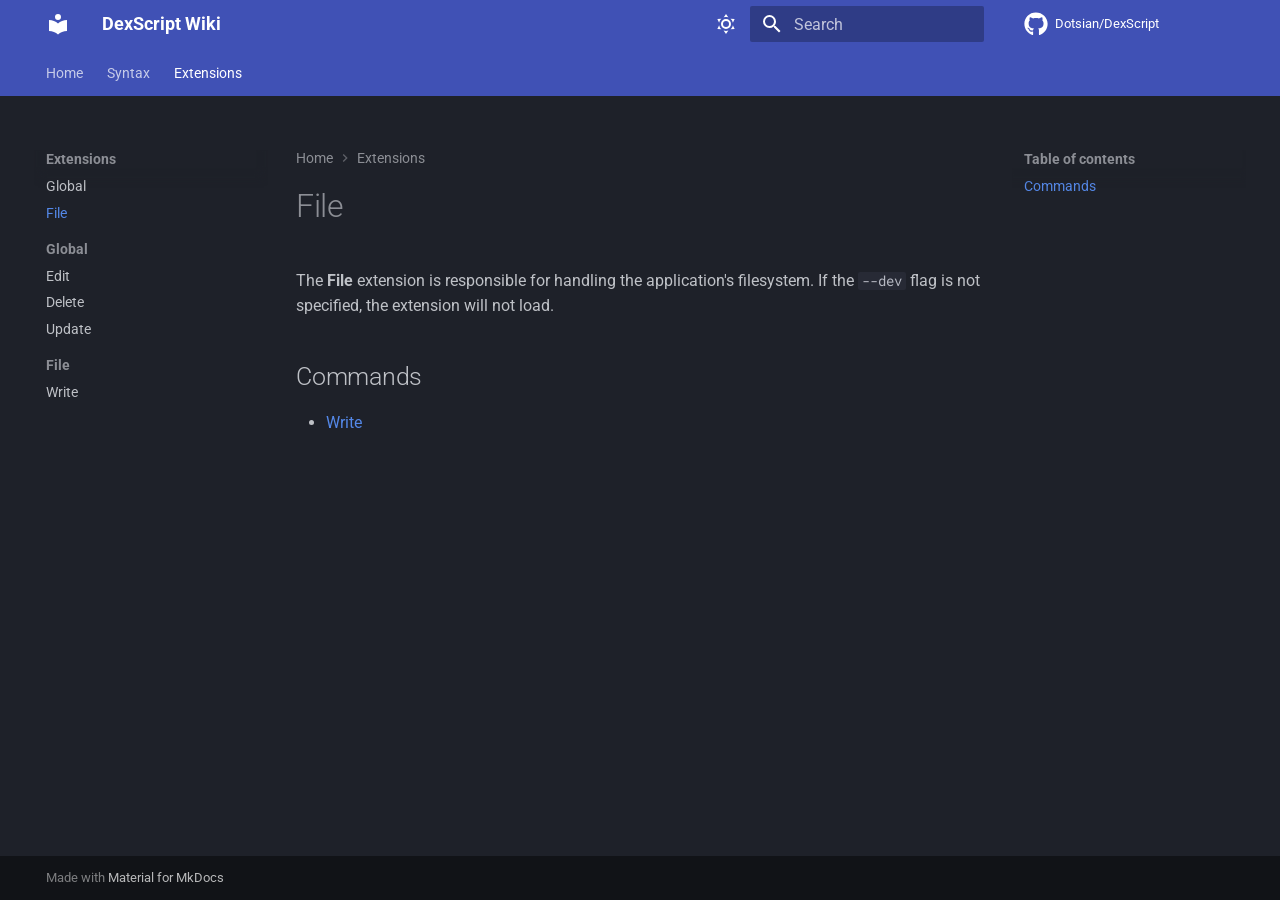
<file: extensions/file/index.html>
<!doctype html>
<html lang="en" class="no-js">
  <head>
    
      <meta charset="utf-8">
      <meta name="viewport" content="width=device-width,initial-scale=1">
      
      
      
      
        <link rel="prev" href="../global/">
      
      
        <link rel="next" href="../../commands/edit/">
      
      
        
      
      
      <link rel="icon" href="../../assets/images/favicon.png">
      <meta name="generator" content="mkdocs-1.6.1, mkdocs-material-9.7.0">
    
    
      
        <title>File - DexScript Wiki</title>
      
    
    
      <link rel="stylesheet" href="../../assets/stylesheets/main.618322db.min.css">
      
        
        <link rel="stylesheet" href="../../assets/stylesheets/palette.ab4e12ef.min.css">
      
      


    
    
      
    
    
      
        
        
        <link rel="preconnect" href="https://fonts.gstatic.com" crossorigin>
        <link rel="stylesheet" href="https://fonts.googleapis.com/css?family=Roboto:300,300i,400,400i,700,700i%7CRoboto+Mono:400,400i,700,700i&display=fallback">
        <style>:root{--md-text-font:"Roboto";--md-code-font:"Roboto Mono"}</style>
      
    
    
      <link rel="stylesheet" href="../../assets/css/dexscript.css">
    
    <script>__md_scope=new URL("../..",location),__md_hash=e=>[...e].reduce(((e,_)=>(e<<5)-e+_.charCodeAt(0)),0),__md_get=(e,_=localStorage,t=__md_scope)=>JSON.parse(_.getItem(t.pathname+"."+e)),__md_set=(e,_,t=localStorage,a=__md_scope)=>{try{t.setItem(a.pathname+"."+e,JSON.stringify(_))}catch(e){}}</script>
    
      

    
    
  </head>
  
  
    
    
      
    
    
    
    
    <body dir="ltr" data-md-color-scheme="slate" data-md-color-primary="indigo" data-md-color-accent="indigo">
  
    
    <input class="md-toggle" data-md-toggle="drawer" type="checkbox" id="__drawer" autocomplete="off">
    <input class="md-toggle" data-md-toggle="search" type="checkbox" id="__search" autocomplete="off">
    <label class="md-overlay" for="__drawer"></label>
    <div data-md-component="skip">
      
        
        <a href="#file" class="md-skip">
          Skip to content
        </a>
      
    </div>
    <div data-md-component="announce">
      
    </div>
    
    
      

<header class="md-header" data-md-component="header">
  <nav class="md-header__inner md-grid" aria-label="Header">
    <a href="../.." title="DexScript Wiki" class="md-header__button md-logo" aria-label="DexScript Wiki" data-md-component="logo">
      
  
  <svg xmlns="http://www.w3.org/2000/svg" viewBox="0 0 24 24"><path d="M12 8a3 3 0 0 0 3-3 3 3 0 0 0-3-3 3 3 0 0 0-3 3 3 3 0 0 0 3 3m0 3.54C9.64 9.35 6.5 8 3 8v11c3.5 0 6.64 1.35 9 3.54 2.36-2.19 5.5-3.54 9-3.54V8c-3.5 0-6.64 1.35-9 3.54"/></svg>

    </a>
    <label class="md-header__button md-icon" for="__drawer">
      
      <svg xmlns="http://www.w3.org/2000/svg" viewBox="0 0 24 24"><path d="M3 6h18v2H3zm0 5h18v2H3zm0 5h18v2H3z"/></svg>
    </label>
    <div class="md-header__title" data-md-component="header-title">
      <div class="md-header__ellipsis">
        <div class="md-header__topic">
          <span class="md-ellipsis">
            DexScript Wiki
          </span>
        </div>
        <div class="md-header__topic" data-md-component="header-topic">
          <span class="md-ellipsis">
            
              File
            
          </span>
        </div>
      </div>
    </div>
    
      
        <form class="md-header__option" data-md-component="palette">
  
    
    
    
    <input class="md-option" data-md-color-media="" data-md-color-scheme="slate" data-md-color-primary="indigo" data-md-color-accent="indigo"  aria-label="Dark mode"  type="radio" name="__palette" id="__palette_0">
    
      <label class="md-header__button md-icon" title="Dark mode" for="__palette_1" hidden>
        <svg xmlns="http://www.w3.org/2000/svg" viewBox="0 0 24 24"><path d="M12 7a5 5 0 0 1 5 5 5 5 0 0 1-5 5 5 5 0 0 1-5-5 5 5 0 0 1 5-5m0 2a3 3 0 0 0-3 3 3 3 0 0 0 3 3 3 3 0 0 0 3-3 3 3 0 0 0-3-3m0-7 2.39 3.42C13.65 5.15 12.84 5 12 5s-1.65.15-2.39.42zM3.34 7l4.16-.35A7.2 7.2 0 0 0 5.94 8.5c-.44.74-.69 1.5-.83 2.29zm.02 10 1.76-3.77a7.131 7.131 0 0 0 2.38 4.14zM20.65 7l-1.77 3.79a7.02 7.02 0 0 0-2.38-4.15zm-.01 10-4.14.36c.59-.51 1.12-1.14 1.54-1.86.42-.73.69-1.5.83-2.29zM12 22l-2.41-3.44c.74.27 1.55.44 2.41.44.82 0 1.63-.17 2.37-.44z"/></svg>
      </label>
    
  
    
    
    
    <input class="md-option" data-md-color-media="" data-md-color-scheme="default" data-md-color-primary="indigo" data-md-color-accent="indigo"  aria-label="Light mode"  type="radio" name="__palette" id="__palette_1">
    
      <label class="md-header__button md-icon" title="Light mode" for="__palette_0" hidden>
        <svg xmlns="http://www.w3.org/2000/svg" viewBox="0 0 24 24"><path d="m17.75 4.09-2.53 1.94.91 3.06-2.63-1.81-2.63 1.81.91-3.06-2.53-1.94L12.44 4l1.06-3 1.06 3zm3.5 6.91-1.64 1.25.59 1.98-1.7-1.17-1.7 1.17.59-1.98L15.75 11l2.06-.05L18.5 9l.69 1.95zm-2.28 4.95c.83-.08 1.72 1.1 1.19 1.85-.32.45-.66.87-1.08 1.27C15.17 23 8.84 23 4.94 19.07c-3.91-3.9-3.91-10.24 0-14.14.4-.4.82-.76 1.27-1.08.75-.53 1.93.36 1.85 1.19-.27 2.86.69 5.83 2.89 8.02a9.96 9.96 0 0 0 8.02 2.89m-1.64 2.02a12.08 12.08 0 0 1-7.8-3.47c-2.17-2.19-3.33-5-3.49-7.82-2.81 3.14-2.7 7.96.31 10.98 3.02 3.01 7.84 3.12 10.98.31"/></svg>
      </label>
    
  
</form>
      
    
    
      <script>var palette=__md_get("__palette");if(palette&&palette.color){if("(prefers-color-scheme)"===palette.color.media){var media=matchMedia("(prefers-color-scheme: light)"),input=document.querySelector(media.matches?"[data-md-color-media='(prefers-color-scheme: light)']":"[data-md-color-media='(prefers-color-scheme: dark)']");palette.color.media=input.getAttribute("data-md-color-media"),palette.color.scheme=input.getAttribute("data-md-color-scheme"),palette.color.primary=input.getAttribute("data-md-color-primary"),palette.color.accent=input.getAttribute("data-md-color-accent")}for(var[key,value]of Object.entries(palette.color))document.body.setAttribute("data-md-color-"+key,value)}</script>
    
    
    
      
      
        <label class="md-header__button md-icon" for="__search">
          
          <svg xmlns="http://www.w3.org/2000/svg" viewBox="0 0 24 24"><path d="M9.5 3A6.5 6.5 0 0 1 16 9.5c0 1.61-.59 3.09-1.56 4.23l.27.27h.79l5 5-1.5 1.5-5-5v-.79l-.27-.27A6.52 6.52 0 0 1 9.5 16 6.5 6.5 0 0 1 3 9.5 6.5 6.5 0 0 1 9.5 3m0 2C7 5 5 7 5 9.5S7 14 9.5 14 14 12 14 9.5 12 5 9.5 5"/></svg>
        </label>
        <div class="md-search" data-md-component="search" role="dialog">
  <label class="md-search__overlay" for="__search"></label>
  <div class="md-search__inner" role="search">
    <form class="md-search__form" name="search">
      <input type="text" class="md-search__input" name="query" aria-label="Search" placeholder="Search" autocapitalize="off" autocorrect="off" autocomplete="off" spellcheck="false" data-md-component="search-query" required>
      <label class="md-search__icon md-icon" for="__search">
        
        <svg xmlns="http://www.w3.org/2000/svg" viewBox="0 0 24 24"><path d="M9.5 3A6.5 6.5 0 0 1 16 9.5c0 1.61-.59 3.09-1.56 4.23l.27.27h.79l5 5-1.5 1.5-5-5v-.79l-.27-.27A6.52 6.52 0 0 1 9.5 16 6.5 6.5 0 0 1 3 9.5 6.5 6.5 0 0 1 9.5 3m0 2C7 5 5 7 5 9.5S7 14 9.5 14 14 12 14 9.5 12 5 9.5 5"/></svg>
        
        <svg xmlns="http://www.w3.org/2000/svg" viewBox="0 0 24 24"><path d="M20 11v2H8l5.5 5.5-1.42 1.42L4.16 12l7.92-7.92L13.5 5.5 8 11z"/></svg>
      </label>
      <nav class="md-search__options" aria-label="Search">
        
        <button type="reset" class="md-search__icon md-icon" title="Clear" aria-label="Clear" tabindex="-1">
          
          <svg xmlns="http://www.w3.org/2000/svg" viewBox="0 0 24 24"><path d="M19 6.41 17.59 5 12 10.59 6.41 5 5 6.41 10.59 12 5 17.59 6.41 19 12 13.41 17.59 19 19 17.59 13.41 12z"/></svg>
        </button>
      </nav>
      
    </form>
    <div class="md-search__output">
      <div class="md-search__scrollwrap" tabindex="0" data-md-scrollfix>
        <div class="md-search-result" data-md-component="search-result">
          <div class="md-search-result__meta">
            Initializing search
          </div>
          <ol class="md-search-result__list" role="presentation"></ol>
        </div>
      </div>
    </div>
  </div>
</div>
      
    
    
      <div class="md-header__source">
        <a href="https://github.com/Dotsian/DexScript" title="Go to repository" class="md-source" data-md-component="source">
  <div class="md-source__icon md-icon">
    
    <svg xmlns="http://www.w3.org/2000/svg" viewBox="0 0 512 512"><!--! Font Awesome Free 7.1.0 by @fontawesome - https://fontawesome.com License - https://fontawesome.com/license/free (Icons: CC BY 4.0, Fonts: SIL OFL 1.1, Code: MIT License) Copyright 2025 Fonticons, Inc.--><path d="M173.9 397.4c0 2-2.3 3.6-5.2 3.6-3.3.3-5.6-1.3-5.6-3.6 0-2 2.3-3.6 5.2-3.6 3-.3 5.6 1.3 5.6 3.6m-31.1-4.5c-.7 2 1.3 4.3 4.3 4.9 2.6 1 5.6 0 6.2-2s-1.3-4.3-4.3-5.2c-2.6-.7-5.5.3-6.2 2.3m44.2-1.7c-2.9.7-4.9 2.6-4.6 4.9.3 2 2.9 3.3 5.9 2.6 2.9-.7 4.9-2.6 4.6-4.6-.3-1.9-3-3.2-5.9-2.9M252.8 8C114.1 8 8 113.3 8 252c0 110.9 69.8 205.8 169.5 239.2 12.8 2.3 17.3-5.6 17.3-12.1 0-6.2-.3-40.4-.3-61.4 0 0-70 15-84.7-29.8 0 0-11.4-29.1-27.8-36.6 0 0-22.9-15.7 1.6-15.4 0 0 24.9 2 38.6 25.8 21.9 38.6 58.6 27.5 72.9 20.9 2.3-16 8.8-27.1 16-33.7-55.9-6.2-112.3-14.3-112.3-110.5 0-27.5 7.6-41.3 23.6-58.9-2.6-6.5-11.1-33.3 2.6-67.9 20.9-6.5 69 27 69 27 20-5.6 41.5-8.5 62.8-8.5s42.8 2.9 62.8 8.5c0 0 48.1-33.6 69-27 13.7 34.7 5.2 61.4 2.6 67.9 16 17.7 25.8 31.5 25.8 58.9 0 96.5-58.9 104.2-114.8 110.5 9.2 7.9 17 22.9 17 46.4 0 33.7-.3 75.4-.3 83.6 0 6.5 4.6 14.4 17.3 12.1C436.2 457.8 504 362.9 504 252 504 113.3 391.5 8 252.8 8M105.2 352.9c-1.3 1-1 3.3.7 5.2 1.6 1.6 3.9 2.3 5.2 1 1.3-1 1-3.3-.7-5.2-1.6-1.6-3.9-2.3-5.2-1m-10.8-8.1c-.7 1.3.3 2.9 2.3 3.9 1.6 1 3.6.7 4.3-.7.7-1.3-.3-2.9-2.3-3.9-2-.6-3.6-.3-4.3.7m32.4 35.6c-1.6 1.3-1 4.3 1.3 6.2 2.3 2.3 5.2 2.6 6.5 1 1.3-1.3.7-4.3-1.3-6.2-2.2-2.3-5.2-2.6-6.5-1m-11.4-14.7c-1.6 1-1.6 3.6 0 5.9s4.3 3.3 5.6 2.3c1.6-1.3 1.6-3.9 0-6.2-1.4-2.3-4-3.3-5.6-2"/></svg>
  </div>
  <div class="md-source__repository">
    Dotsian/DexScript
  </div>
</a>
      </div>
    
  </nav>
  
</header>
    
    <div class="md-container" data-md-component="container">
      
      
        
          
            
<nav class="md-tabs" aria-label="Tabs" data-md-component="tabs">
  <div class="md-grid">
    <ul class="md-tabs__list">
      
        
  
  
  
  
    <li class="md-tabs__item">
      <a href="../.." class="md-tabs__link">
        
  
  
    
  
  Home

      </a>
    </li>
  

      
        
  
  
  
  
    
    
      <li class="md-tabs__item">
        <a href="../../syntax/types/" class="md-tabs__link">
          
  
  
    
  
  Syntax

        </a>
      </li>
    
  

      
        
  
  
  
    
  
  
    
    
      <li class="md-tabs__item md-tabs__item--active">
        <a href="../global/" class="md-tabs__link">
          
  
  
    
  
  Extensions

        </a>
      </li>
    
  

      
    </ul>
  </div>
</nav>
          
        
      
      <main class="md-main" data-md-component="main">
        <div class="md-main__inner md-grid">
          
            
              
              <div class="md-sidebar md-sidebar--primary" data-md-component="sidebar" data-md-type="navigation" >
                <div class="md-sidebar__scrollwrap">
                  <div class="md-sidebar__inner">
                    


  


<nav class="md-nav md-nav--primary md-nav--lifted" aria-label="Navigation" data-md-level="0">
  <label class="md-nav__title" for="__drawer">
    <a href="../.." title="DexScript Wiki" class="md-nav__button md-logo" aria-label="DexScript Wiki" data-md-component="logo">
      
  
  <svg xmlns="http://www.w3.org/2000/svg" viewBox="0 0 24 24"><path d="M12 8a3 3 0 0 0 3-3 3 3 0 0 0-3-3 3 3 0 0 0-3 3 3 3 0 0 0 3 3m0 3.54C9.64 9.35 6.5 8 3 8v11c3.5 0 6.64 1.35 9 3.54 2.36-2.19 5.5-3.54 9-3.54V8c-3.5 0-6.64 1.35-9 3.54"/></svg>

    </a>
    DexScript Wiki
  </label>
  
    <div class="md-nav__source">
      <a href="https://github.com/Dotsian/DexScript" title="Go to repository" class="md-source" data-md-component="source">
  <div class="md-source__icon md-icon">
    
    <svg xmlns="http://www.w3.org/2000/svg" viewBox="0 0 512 512"><!--! Font Awesome Free 7.1.0 by @fontawesome - https://fontawesome.com License - https://fontawesome.com/license/free (Icons: CC BY 4.0, Fonts: SIL OFL 1.1, Code: MIT License) Copyright 2025 Fonticons, Inc.--><path d="M173.9 397.4c0 2-2.3 3.6-5.2 3.6-3.3.3-5.6-1.3-5.6-3.6 0-2 2.3-3.6 5.2-3.6 3-.3 5.6 1.3 5.6 3.6m-31.1-4.5c-.7 2 1.3 4.3 4.3 4.9 2.6 1 5.6 0 6.2-2s-1.3-4.3-4.3-5.2c-2.6-.7-5.5.3-6.2 2.3m44.2-1.7c-2.9.7-4.9 2.6-4.6 4.9.3 2 2.9 3.3 5.9 2.6 2.9-.7 4.9-2.6 4.6-4.6-.3-1.9-3-3.2-5.9-2.9M252.8 8C114.1 8 8 113.3 8 252c0 110.9 69.8 205.8 169.5 239.2 12.8 2.3 17.3-5.6 17.3-12.1 0-6.2-.3-40.4-.3-61.4 0 0-70 15-84.7-29.8 0 0-11.4-29.1-27.8-36.6 0 0-22.9-15.7 1.6-15.4 0 0 24.9 2 38.6 25.8 21.9 38.6 58.6 27.5 72.9 20.9 2.3-16 8.8-27.1 16-33.7-55.9-6.2-112.3-14.3-112.3-110.5 0-27.5 7.6-41.3 23.6-58.9-2.6-6.5-11.1-33.3 2.6-67.9 20.9-6.5 69 27 69 27 20-5.6 41.5-8.5 62.8-8.5s42.8 2.9 62.8 8.5c0 0 48.1-33.6 69-27 13.7 34.7 5.2 61.4 2.6 67.9 16 17.7 25.8 31.5 25.8 58.9 0 96.5-58.9 104.2-114.8 110.5 9.2 7.9 17 22.9 17 46.4 0 33.7-.3 75.4-.3 83.6 0 6.5 4.6 14.4 17.3 12.1C436.2 457.8 504 362.9 504 252 504 113.3 391.5 8 252.8 8M105.2 352.9c-1.3 1-1 3.3.7 5.2 1.6 1.6 3.9 2.3 5.2 1 1.3-1 1-3.3-.7-5.2-1.6-1.6-3.9-2.3-5.2-1m-10.8-8.1c-.7 1.3.3 2.9 2.3 3.9 1.6 1 3.6.7 4.3-.7.7-1.3-.3-2.9-2.3-3.9-2-.6-3.6-.3-4.3.7m32.4 35.6c-1.6 1.3-1 4.3 1.3 6.2 2.3 2.3 5.2 2.6 6.5 1 1.3-1.3.7-4.3-1.3-6.2-2.2-2.3-5.2-2.6-6.5-1m-11.4-14.7c-1.6 1-1.6 3.6 0 5.9s4.3 3.3 5.6 2.3c1.6-1.3 1.6-3.9 0-6.2-1.4-2.3-4-3.3-5.6-2"/></svg>
  </div>
  <div class="md-source__repository">
    Dotsian/DexScript
  </div>
</a>
    </div>
  
  <ul class="md-nav__list" data-md-scrollfix>
    
      
      
  
  
  
  
    <li class="md-nav__item">
      <a href="../.." class="md-nav__link">
        
  
  
  <span class="md-ellipsis">
    
  
    Home
  

    
  </span>
  
  

      </a>
    </li>
  

    
      
      
  
  
  
  
    
    
      
        
      
        
      
    
    
    
      
      
        
      
    
    
    <li class="md-nav__item md-nav__item--nested">
      
        
        
        <input class="md-nav__toggle md-toggle " type="checkbox" id="__nav_2" >
        
          
          <label class="md-nav__link" for="__nav_2" id="__nav_2_label" tabindex="0">
            
  
  
  <span class="md-ellipsis">
    
  
    Syntax
  

    
  </span>
  
  

            <span class="md-nav__icon md-icon"></span>
          </label>
        
        <nav class="md-nav" data-md-level="1" aria-labelledby="__nav_2_label" aria-expanded="false">
          <label class="md-nav__title" for="__nav_2">
            <span class="md-nav__icon md-icon"></span>
            
  
    Syntax
  

          </label>
          <ul class="md-nav__list" data-md-scrollfix>
            
              
                
  
  
  
  
    <li class="md-nav__item">
      <a href="../../syntax/types/" class="md-nav__link">
        
  
  
  <span class="md-ellipsis">
    
  
    Types
  

    
  </span>
  
  

      </a>
    </li>
  

              
            
              
                
  
  
  
  
    <li class="md-nav__item">
      <a href="../../syntax/chaining/" class="md-nav__link">
        
  
  
  <span class="md-ellipsis">
    
  
    Chaining
  

    
  </span>
  
  

      </a>
    </li>
  

              
            
          </ul>
        </nav>
      
    </li>
  

    
      
      
  
  
    
  
  
  
    
    
      
        
      
        
      
        
      
        
      
    
    
    
      
        
        
      
      
        
      
    
    
    <li class="md-nav__item md-nav__item--active md-nav__item--section md-nav__item--nested">
      
        
        
        <input class="md-nav__toggle md-toggle " type="checkbox" id="__nav_3" checked>
        
          
          <label class="md-nav__link" for="__nav_3" id="__nav_3_label" tabindex="">
            
  
  
  <span class="md-ellipsis">
    
  
    Extensions
  

    
  </span>
  
  

            <span class="md-nav__icon md-icon"></span>
          </label>
        
        <nav class="md-nav" data-md-level="1" aria-labelledby="__nav_3_label" aria-expanded="true">
          <label class="md-nav__title" for="__nav_3">
            <span class="md-nav__icon md-icon"></span>
            
  
    Extensions
  

          </label>
          <ul class="md-nav__list" data-md-scrollfix>
            
              
                
  
  
  
  
    <li class="md-nav__item">
      <a href="../global/" class="md-nav__link">
        
  
  
  <span class="md-ellipsis">
    
  
    Global
  

    
  </span>
  
  

      </a>
    </li>
  

              
            
              
                
  
  
    
  
  
  
    <li class="md-nav__item md-nav__item--active">
      
      <input class="md-nav__toggle md-toggle" type="checkbox" id="__toc">
      
      
        
      
      
        <label class="md-nav__link md-nav__link--active" for="__toc">
          
  
  
  <span class="md-ellipsis">
    
  
    File
  

    
  </span>
  
  

          <span class="md-nav__icon md-icon"></span>
        </label>
      
      <a href="./" class="md-nav__link md-nav__link--active">
        
  
  
  <span class="md-ellipsis">
    
  
    File
  

    
  </span>
  
  

      </a>
      
        

<nav class="md-nav md-nav--secondary" aria-label="Table of contents">
  
  
  
    
  
  
    <label class="md-nav__title" for="__toc">
      <span class="md-nav__icon md-icon"></span>
      Table of contents
    </label>
    <ul class="md-nav__list" data-md-component="toc" data-md-scrollfix>
      
        <li class="md-nav__item">
  <a href="#commands" class="md-nav__link">
    <span class="md-ellipsis">
      
        Commands
      
    </span>
  </a>
  
</li>
      
    </ul>
  
</nav>
      
    </li>
  

              
            
              
                
  
  
  
  
    
    
      
        
      
        
      
        
      
    
    
    
      
      
        
          
          
        
      
    
    
    <li class="md-nav__item md-nav__item--section md-nav__item--nested">
      
        
        
        <input class="md-nav__toggle md-toggle " type="checkbox" id="__nav_3_3" >
        
          
          <label class="md-nav__link" for="__nav_3_3" id="__nav_3_3_label" tabindex="">
            
  
  
  <span class="md-ellipsis">
    
  
    Global
  

    
  </span>
  
  

            <span class="md-nav__icon md-icon"></span>
          </label>
        
        <nav class="md-nav" data-md-level="2" aria-labelledby="__nav_3_3_label" aria-expanded="false">
          <label class="md-nav__title" for="__nav_3_3">
            <span class="md-nav__icon md-icon"></span>
            
  
    Global
  

          </label>
          <ul class="md-nav__list" data-md-scrollfix>
            
              
                
  
  
  
  
    <li class="md-nav__item">
      <a href="../../commands/edit/" class="md-nav__link">
        
  
  
  <span class="md-ellipsis">
    
  
    Edit
  

    
  </span>
  
  

      </a>
    </li>
  

              
            
              
                
  
  
  
  
    <li class="md-nav__item">
      <a href="../../commands/delete/" class="md-nav__link">
        
  
  
  <span class="md-ellipsis">
    
  
    Delete
  

    
  </span>
  
  

      </a>
    </li>
  

              
            
              
                
  
  
  
  
    <li class="md-nav__item">
      <a href="../../commands/update/" class="md-nav__link">
        
  
  
  <span class="md-ellipsis">
    
  
    Update
  

    
  </span>
  
  

      </a>
    </li>
  

              
            
          </ul>
        </nav>
      
    </li>
  

              
            
              
                
  
  
  
  
    
    
      
        
      
    
    
    
      
      
        
          
          
        
      
    
    
    <li class="md-nav__item md-nav__item--section md-nav__item--nested">
      
        
        
        <input class="md-nav__toggle md-toggle " type="checkbox" id="__nav_3_4" >
        
          
          <label class="md-nav__link" for="__nav_3_4" id="__nav_3_4_label" tabindex="">
            
  
  
  <span class="md-ellipsis">
    
  
    File
  

    
  </span>
  
  

            <span class="md-nav__icon md-icon"></span>
          </label>
        
        <nav class="md-nav" data-md-level="2" aria-labelledby="__nav_3_4_label" aria-expanded="false">
          <label class="md-nav__title" for="__nav_3_4">
            <span class="md-nav__icon md-icon"></span>
            
  
    File
  

          </label>
          <ul class="md-nav__list" data-md-scrollfix>
            
              
                
  
  
  
  
    <li class="md-nav__item">
      <a href="../../commands/write/" class="md-nav__link">
        
  
  
  <span class="md-ellipsis">
    
  
    Write
  

    
  </span>
  
  

      </a>
    </li>
  

              
            
          </ul>
        </nav>
      
    </li>
  

              
            
          </ul>
        </nav>
      
    </li>
  

    
  </ul>
</nav>
                  </div>
                </div>
              </div>
            
            
              
              <div class="md-sidebar md-sidebar--secondary" data-md-component="sidebar" data-md-type="toc" >
                <div class="md-sidebar__scrollwrap">
                  <div class="md-sidebar__inner">
                    

<nav class="md-nav md-nav--secondary" aria-label="Table of contents">
  
  
  
    
  
  
    <label class="md-nav__title" for="__toc">
      <span class="md-nav__icon md-icon"></span>
      Table of contents
    </label>
    <ul class="md-nav__list" data-md-component="toc" data-md-scrollfix>
      
        <li class="md-nav__item">
  <a href="#commands" class="md-nav__link">
    <span class="md-ellipsis">
      
        Commands
      
    </span>
  </a>
  
</li>
      
    </ul>
  
</nav>
                  </div>
                </div>
              </div>
            
          
          
            <div class="md-content" data-md-component="content">
              
                



  


  <nav class="md-path" aria-label="Navigation" >
    <ol class="md-path__list">
      
        
  
  
    <li class="md-path__item">
      <a href="../.." class="md-path__link">
        
  <span class="md-ellipsis">
    Home
  </span>

      </a>
    </li>
  

      
      
        
  
  
    
    
      <li class="md-path__item">
        <a href="../global/" class="md-path__link">
          
  <span class="md-ellipsis">
    Extensions
  </span>

        </a>
      </li>
    
  

      
    </ol>
  </nav>

              
              <article class="md-content__inner md-typeset">
                
                  


  
  


<h1 id="file">File</h1>
<p>The <strong>File</strong> extension is responsible for handling the application's filesystem. If the <code>--dev</code> flag is not specified, the extension will not load.</p>
<h2 id="commands">Commands</h2>
<ul>
<li><a href="../../commands/write/">Write</a></li>
</ul>












                
              </article>
            </div>
          
          
  <script>var tabs=__md_get("__tabs");if(Array.isArray(tabs))e:for(var set of document.querySelectorAll(".tabbed-set")){var labels=set.querySelector(".tabbed-labels");for(var tab of tabs)for(var label of labels.getElementsByTagName("label"))if(label.innerText.trim()===tab){var input=document.getElementById(label.htmlFor);input.checked=!0;continue e}}</script>

<script>var target=document.getElementById(location.hash.slice(1));target&&target.name&&(target.checked=target.name.startsWith("__tabbed_"))</script>
        </div>
        
          <button type="button" class="md-top md-icon" data-md-component="top" hidden>
  
  <svg xmlns="http://www.w3.org/2000/svg" viewBox="0 0 24 24"><path d="M13 20h-2V8l-5.5 5.5-1.42-1.42L12 4.16l7.92 7.92-1.42 1.42L13 8z"/></svg>
  Back to top
</button>
        
      </main>
      
        <footer class="md-footer">
  
  <div class="md-footer-meta md-typeset">
    <div class="md-footer-meta__inner md-grid">
      <div class="md-copyright">
  
  
    Made with
    <a href="https://squidfunk.github.io/mkdocs-material/" target="_blank" rel="noopener">
      Material for MkDocs
    </a>
  
</div>
      
    </div>
  </div>
</footer>
      
    </div>
    <div class="md-dialog" data-md-component="dialog">
      <div class="md-dialog__inner md-typeset"></div>
    </div>
    
    
    
      
      
      <script id="__config" type="application/json">{"annotate": null, "base": "../..", "features": ["content.code.annotate", "content.tooltips", "navigation.instant", "navigation.tabs", "navigation.path", "navigation.top", "navigation.sections", "navigation.indexes", "content.tabs.link", "content.code.select", "content.code.copy"], "search": "../../assets/javascripts/workers/search.7a47a382.min.js", "tags": null, "translations": {"clipboard.copied": "Copied to clipboard", "clipboard.copy": "Copy to clipboard", "search.result.more.one": "1 more on this page", "search.result.more.other": "# more on this page", "search.result.none": "No matching documents", "search.result.one": "1 matching document", "search.result.other": "# matching documents", "search.result.placeholder": "Type to start searching", "search.result.term.missing": "Missing", "select.version": "Select version"}, "version": null}</script>
    
    
      <script src="../../assets/javascripts/bundle.e71a0d61.min.js"></script>
      
    
  </body>
</html>
</file>
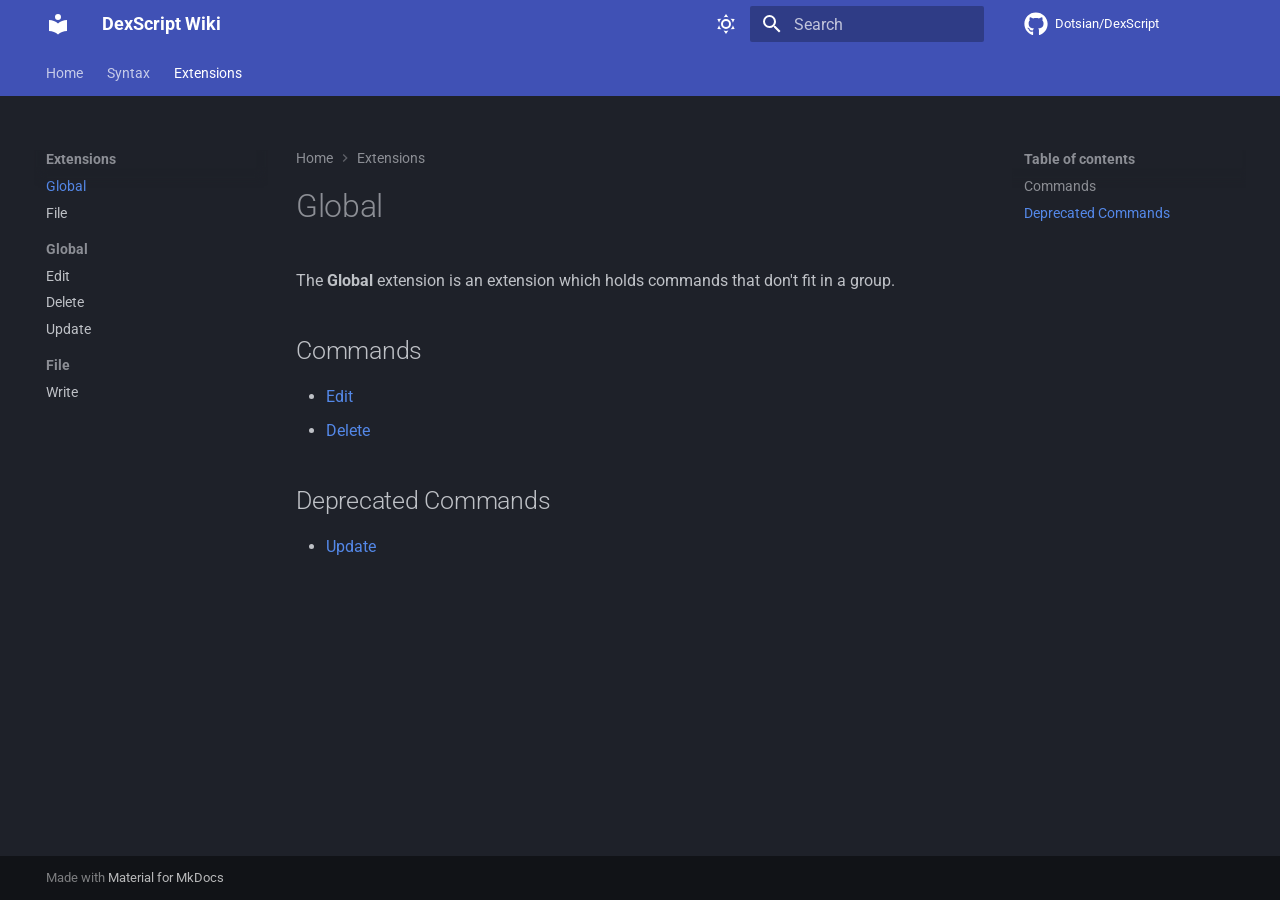
<file: extensions/global/index.html>
<!doctype html>
<html lang="en" class="no-js">
  <head>
    
      <meta charset="utf-8">
      <meta name="viewport" content="width=device-width,initial-scale=1">
      
      
      
      
        <link rel="prev" href="../../syntax/chaining/">
      
      
        <link rel="next" href="../file/">
      
      
        
      
      
      <link rel="icon" href="../../assets/images/favicon.png">
      <meta name="generator" content="mkdocs-1.6.1, mkdocs-material-9.7.0">
    
    
      
        <title>Global - DexScript Wiki</title>
      
    
    
      <link rel="stylesheet" href="../../assets/stylesheets/main.618322db.min.css">
      
        
        <link rel="stylesheet" href="../../assets/stylesheets/palette.ab4e12ef.min.css">
      
      


    
    
      
    
    
      
        
        
        <link rel="preconnect" href="https://fonts.gstatic.com" crossorigin>
        <link rel="stylesheet" href="https://fonts.googleapis.com/css?family=Roboto:300,300i,400,400i,700,700i%7CRoboto+Mono:400,400i,700,700i&display=fallback">
        <style>:root{--md-text-font:"Roboto";--md-code-font:"Roboto Mono"}</style>
      
    
    
      <link rel="stylesheet" href="../../assets/css/dexscript.css">
    
    <script>__md_scope=new URL("../..",location),__md_hash=e=>[...e].reduce(((e,_)=>(e<<5)-e+_.charCodeAt(0)),0),__md_get=(e,_=localStorage,t=__md_scope)=>JSON.parse(_.getItem(t.pathname+"."+e)),__md_set=(e,_,t=localStorage,a=__md_scope)=>{try{t.setItem(a.pathname+"."+e,JSON.stringify(_))}catch(e){}}</script>
    
      

    
    
  </head>
  
  
    
    
      
    
    
    
    
    <body dir="ltr" data-md-color-scheme="slate" data-md-color-primary="indigo" data-md-color-accent="indigo">
  
    
    <input class="md-toggle" data-md-toggle="drawer" type="checkbox" id="__drawer" autocomplete="off">
    <input class="md-toggle" data-md-toggle="search" type="checkbox" id="__search" autocomplete="off">
    <label class="md-overlay" for="__drawer"></label>
    <div data-md-component="skip">
      
        
        <a href="#global" class="md-skip">
          Skip to content
        </a>
      
    </div>
    <div data-md-component="announce">
      
    </div>
    
    
      

<header class="md-header" data-md-component="header">
  <nav class="md-header__inner md-grid" aria-label="Header">
    <a href="../.." title="DexScript Wiki" class="md-header__button md-logo" aria-label="DexScript Wiki" data-md-component="logo">
      
  
  <svg xmlns="http://www.w3.org/2000/svg" viewBox="0 0 24 24"><path d="M12 8a3 3 0 0 0 3-3 3 3 0 0 0-3-3 3 3 0 0 0-3 3 3 3 0 0 0 3 3m0 3.54C9.64 9.35 6.5 8 3 8v11c3.5 0 6.64 1.35 9 3.54 2.36-2.19 5.5-3.54 9-3.54V8c-3.5 0-6.64 1.35-9 3.54"/></svg>

    </a>
    <label class="md-header__button md-icon" for="__drawer">
      
      <svg xmlns="http://www.w3.org/2000/svg" viewBox="0 0 24 24"><path d="M3 6h18v2H3zm0 5h18v2H3zm0 5h18v2H3z"/></svg>
    </label>
    <div class="md-header__title" data-md-component="header-title">
      <div class="md-header__ellipsis">
        <div class="md-header__topic">
          <span class="md-ellipsis">
            DexScript Wiki
          </span>
        </div>
        <div class="md-header__topic" data-md-component="header-topic">
          <span class="md-ellipsis">
            
              Global
            
          </span>
        </div>
      </div>
    </div>
    
      
        <form class="md-header__option" data-md-component="palette">
  
    
    
    
    <input class="md-option" data-md-color-media="" data-md-color-scheme="slate" data-md-color-primary="indigo" data-md-color-accent="indigo"  aria-label="Dark mode"  type="radio" name="__palette" id="__palette_0">
    
      <label class="md-header__button md-icon" title="Dark mode" for="__palette_1" hidden>
        <svg xmlns="http://www.w3.org/2000/svg" viewBox="0 0 24 24"><path d="M12 7a5 5 0 0 1 5 5 5 5 0 0 1-5 5 5 5 0 0 1-5-5 5 5 0 0 1 5-5m0 2a3 3 0 0 0-3 3 3 3 0 0 0 3 3 3 3 0 0 0 3-3 3 3 0 0 0-3-3m0-7 2.39 3.42C13.65 5.15 12.84 5 12 5s-1.65.15-2.39.42zM3.34 7l4.16-.35A7.2 7.2 0 0 0 5.94 8.5c-.44.74-.69 1.5-.83 2.29zm.02 10 1.76-3.77a7.131 7.131 0 0 0 2.38 4.14zM20.65 7l-1.77 3.79a7.02 7.02 0 0 0-2.38-4.15zm-.01 10-4.14.36c.59-.51 1.12-1.14 1.54-1.86.42-.73.69-1.5.83-2.29zM12 22l-2.41-3.44c.74.27 1.55.44 2.41.44.82 0 1.63-.17 2.37-.44z"/></svg>
      </label>
    
  
    
    
    
    <input class="md-option" data-md-color-media="" data-md-color-scheme="default" data-md-color-primary="indigo" data-md-color-accent="indigo"  aria-label="Light mode"  type="radio" name="__palette" id="__palette_1">
    
      <label class="md-header__button md-icon" title="Light mode" for="__palette_0" hidden>
        <svg xmlns="http://www.w3.org/2000/svg" viewBox="0 0 24 24"><path d="m17.75 4.09-2.53 1.94.91 3.06-2.63-1.81-2.63 1.81.91-3.06-2.53-1.94L12.44 4l1.06-3 1.06 3zm3.5 6.91-1.64 1.25.59 1.98-1.7-1.17-1.7 1.17.59-1.98L15.75 11l2.06-.05L18.5 9l.69 1.95zm-2.28 4.95c.83-.08 1.72 1.1 1.19 1.85-.32.45-.66.87-1.08 1.27C15.17 23 8.84 23 4.94 19.07c-3.91-3.9-3.91-10.24 0-14.14.4-.4.82-.76 1.27-1.08.75-.53 1.93.36 1.85 1.19-.27 2.86.69 5.83 2.89 8.02a9.96 9.96 0 0 0 8.02 2.89m-1.64 2.02a12.08 12.08 0 0 1-7.8-3.47c-2.17-2.19-3.33-5-3.49-7.82-2.81 3.14-2.7 7.96.31 10.98 3.02 3.01 7.84 3.12 10.98.31"/></svg>
      </label>
    
  
</form>
      
    
    
      <script>var palette=__md_get("__palette");if(palette&&palette.color){if("(prefers-color-scheme)"===palette.color.media){var media=matchMedia("(prefers-color-scheme: light)"),input=document.querySelector(media.matches?"[data-md-color-media='(prefers-color-scheme: light)']":"[data-md-color-media='(prefers-color-scheme: dark)']");palette.color.media=input.getAttribute("data-md-color-media"),palette.color.scheme=input.getAttribute("data-md-color-scheme"),palette.color.primary=input.getAttribute("data-md-color-primary"),palette.color.accent=input.getAttribute("data-md-color-accent")}for(var[key,value]of Object.entries(palette.color))document.body.setAttribute("data-md-color-"+key,value)}</script>
    
    
    
      
      
        <label class="md-header__button md-icon" for="__search">
          
          <svg xmlns="http://www.w3.org/2000/svg" viewBox="0 0 24 24"><path d="M9.5 3A6.5 6.5 0 0 1 16 9.5c0 1.61-.59 3.09-1.56 4.23l.27.27h.79l5 5-1.5 1.5-5-5v-.79l-.27-.27A6.52 6.52 0 0 1 9.5 16 6.5 6.5 0 0 1 3 9.5 6.5 6.5 0 0 1 9.5 3m0 2C7 5 5 7 5 9.5S7 14 9.5 14 14 12 14 9.5 12 5 9.5 5"/></svg>
        </label>
        <div class="md-search" data-md-component="search" role="dialog">
  <label class="md-search__overlay" for="__search"></label>
  <div class="md-search__inner" role="search">
    <form class="md-search__form" name="search">
      <input type="text" class="md-search__input" name="query" aria-label="Search" placeholder="Search" autocapitalize="off" autocorrect="off" autocomplete="off" spellcheck="false" data-md-component="search-query" required>
      <label class="md-search__icon md-icon" for="__search">
        
        <svg xmlns="http://www.w3.org/2000/svg" viewBox="0 0 24 24"><path d="M9.5 3A6.5 6.5 0 0 1 16 9.5c0 1.61-.59 3.09-1.56 4.23l.27.27h.79l5 5-1.5 1.5-5-5v-.79l-.27-.27A6.52 6.52 0 0 1 9.5 16 6.5 6.5 0 0 1 3 9.5 6.5 6.5 0 0 1 9.5 3m0 2C7 5 5 7 5 9.5S7 14 9.5 14 14 12 14 9.5 12 5 9.5 5"/></svg>
        
        <svg xmlns="http://www.w3.org/2000/svg" viewBox="0 0 24 24"><path d="M20 11v2H8l5.5 5.5-1.42 1.42L4.16 12l7.92-7.92L13.5 5.5 8 11z"/></svg>
      </label>
      <nav class="md-search__options" aria-label="Search">
        
        <button type="reset" class="md-search__icon md-icon" title="Clear" aria-label="Clear" tabindex="-1">
          
          <svg xmlns="http://www.w3.org/2000/svg" viewBox="0 0 24 24"><path d="M19 6.41 17.59 5 12 10.59 6.41 5 5 6.41 10.59 12 5 17.59 6.41 19 12 13.41 17.59 19 19 17.59 13.41 12z"/></svg>
        </button>
      </nav>
      
    </form>
    <div class="md-search__output">
      <div class="md-search__scrollwrap" tabindex="0" data-md-scrollfix>
        <div class="md-search-result" data-md-component="search-result">
          <div class="md-search-result__meta">
            Initializing search
          </div>
          <ol class="md-search-result__list" role="presentation"></ol>
        </div>
      </div>
    </div>
  </div>
</div>
      
    
    
      <div class="md-header__source">
        <a href="https://github.com/Dotsian/DexScript" title="Go to repository" class="md-source" data-md-component="source">
  <div class="md-source__icon md-icon">
    
    <svg xmlns="http://www.w3.org/2000/svg" viewBox="0 0 512 512"><!--! Font Awesome Free 7.1.0 by @fontawesome - https://fontawesome.com License - https://fontawesome.com/license/free (Icons: CC BY 4.0, Fonts: SIL OFL 1.1, Code: MIT License) Copyright 2025 Fonticons, Inc.--><path d="M173.9 397.4c0 2-2.3 3.6-5.2 3.6-3.3.3-5.6-1.3-5.6-3.6 0-2 2.3-3.6 5.2-3.6 3-.3 5.6 1.3 5.6 3.6m-31.1-4.5c-.7 2 1.3 4.3 4.3 4.9 2.6 1 5.6 0 6.2-2s-1.3-4.3-4.3-5.2c-2.6-.7-5.5.3-6.2 2.3m44.2-1.7c-2.9.7-4.9 2.6-4.6 4.9.3 2 2.9 3.3 5.9 2.6 2.9-.7 4.9-2.6 4.6-4.6-.3-1.9-3-3.2-5.9-2.9M252.8 8C114.1 8 8 113.3 8 252c0 110.9 69.8 205.8 169.5 239.2 12.8 2.3 17.3-5.6 17.3-12.1 0-6.2-.3-40.4-.3-61.4 0 0-70 15-84.7-29.8 0 0-11.4-29.1-27.8-36.6 0 0-22.9-15.7 1.6-15.4 0 0 24.9 2 38.6 25.8 21.9 38.6 58.6 27.5 72.9 20.9 2.3-16 8.8-27.1 16-33.7-55.9-6.2-112.3-14.3-112.3-110.5 0-27.5 7.6-41.3 23.6-58.9-2.6-6.5-11.1-33.3 2.6-67.9 20.9-6.5 69 27 69 27 20-5.6 41.5-8.5 62.8-8.5s42.8 2.9 62.8 8.5c0 0 48.1-33.6 69-27 13.7 34.7 5.2 61.4 2.6 67.9 16 17.7 25.8 31.5 25.8 58.9 0 96.5-58.9 104.2-114.8 110.5 9.2 7.9 17 22.9 17 46.4 0 33.7-.3 75.4-.3 83.6 0 6.5 4.6 14.4 17.3 12.1C436.2 457.8 504 362.9 504 252 504 113.3 391.5 8 252.8 8M105.2 352.9c-1.3 1-1 3.3.7 5.2 1.6 1.6 3.9 2.3 5.2 1 1.3-1 1-3.3-.7-5.2-1.6-1.6-3.9-2.3-5.2-1m-10.8-8.1c-.7 1.3.3 2.9 2.3 3.9 1.6 1 3.6.7 4.3-.7.7-1.3-.3-2.9-2.3-3.9-2-.6-3.6-.3-4.3.7m32.4 35.6c-1.6 1.3-1 4.3 1.3 6.2 2.3 2.3 5.2 2.6 6.5 1 1.3-1.3.7-4.3-1.3-6.2-2.2-2.3-5.2-2.6-6.5-1m-11.4-14.7c-1.6 1-1.6 3.6 0 5.9s4.3 3.3 5.6 2.3c1.6-1.3 1.6-3.9 0-6.2-1.4-2.3-4-3.3-5.6-2"/></svg>
  </div>
  <div class="md-source__repository">
    Dotsian/DexScript
  </div>
</a>
      </div>
    
  </nav>
  
</header>
    
    <div class="md-container" data-md-component="container">
      
      
        
          
            
<nav class="md-tabs" aria-label="Tabs" data-md-component="tabs">
  <div class="md-grid">
    <ul class="md-tabs__list">
      
        
  
  
  
  
    <li class="md-tabs__item">
      <a href="../.." class="md-tabs__link">
        
  
  
    
  
  Home

      </a>
    </li>
  

      
        
  
  
  
  
    
    
      <li class="md-tabs__item">
        <a href="../../syntax/types/" class="md-tabs__link">
          
  
  
    
  
  Syntax

        </a>
      </li>
    
  

      
        
  
  
  
    
  
  
    
    
      <li class="md-tabs__item md-tabs__item--active">
        <a href="./" class="md-tabs__link">
          
  
  
    
  
  Extensions

        </a>
      </li>
    
  

      
    </ul>
  </div>
</nav>
          
        
      
      <main class="md-main" data-md-component="main">
        <div class="md-main__inner md-grid">
          
            
              
              <div class="md-sidebar md-sidebar--primary" data-md-component="sidebar" data-md-type="navigation" >
                <div class="md-sidebar__scrollwrap">
                  <div class="md-sidebar__inner">
                    


  


<nav class="md-nav md-nav--primary md-nav--lifted" aria-label="Navigation" data-md-level="0">
  <label class="md-nav__title" for="__drawer">
    <a href="../.." title="DexScript Wiki" class="md-nav__button md-logo" aria-label="DexScript Wiki" data-md-component="logo">
      
  
  <svg xmlns="http://www.w3.org/2000/svg" viewBox="0 0 24 24"><path d="M12 8a3 3 0 0 0 3-3 3 3 0 0 0-3-3 3 3 0 0 0-3 3 3 3 0 0 0 3 3m0 3.54C9.64 9.35 6.5 8 3 8v11c3.5 0 6.64 1.35 9 3.54 2.36-2.19 5.5-3.54 9-3.54V8c-3.5 0-6.64 1.35-9 3.54"/></svg>

    </a>
    DexScript Wiki
  </label>
  
    <div class="md-nav__source">
      <a href="https://github.com/Dotsian/DexScript" title="Go to repository" class="md-source" data-md-component="source">
  <div class="md-source__icon md-icon">
    
    <svg xmlns="http://www.w3.org/2000/svg" viewBox="0 0 512 512"><!--! Font Awesome Free 7.1.0 by @fontawesome - https://fontawesome.com License - https://fontawesome.com/license/free (Icons: CC BY 4.0, Fonts: SIL OFL 1.1, Code: MIT License) Copyright 2025 Fonticons, Inc.--><path d="M173.9 397.4c0 2-2.3 3.6-5.2 3.6-3.3.3-5.6-1.3-5.6-3.6 0-2 2.3-3.6 5.2-3.6 3-.3 5.6 1.3 5.6 3.6m-31.1-4.5c-.7 2 1.3 4.3 4.3 4.9 2.6 1 5.6 0 6.2-2s-1.3-4.3-4.3-5.2c-2.6-.7-5.5.3-6.2 2.3m44.2-1.7c-2.9.7-4.9 2.6-4.6 4.9.3 2 2.9 3.3 5.9 2.6 2.9-.7 4.9-2.6 4.6-4.6-.3-1.9-3-3.2-5.9-2.9M252.8 8C114.1 8 8 113.3 8 252c0 110.9 69.8 205.8 169.5 239.2 12.8 2.3 17.3-5.6 17.3-12.1 0-6.2-.3-40.4-.3-61.4 0 0-70 15-84.7-29.8 0 0-11.4-29.1-27.8-36.6 0 0-22.9-15.7 1.6-15.4 0 0 24.9 2 38.6 25.8 21.9 38.6 58.6 27.5 72.9 20.9 2.3-16 8.8-27.1 16-33.7-55.9-6.2-112.3-14.3-112.3-110.5 0-27.5 7.6-41.3 23.6-58.9-2.6-6.5-11.1-33.3 2.6-67.9 20.9-6.5 69 27 69 27 20-5.6 41.5-8.5 62.8-8.5s42.8 2.9 62.8 8.5c0 0 48.1-33.6 69-27 13.7 34.7 5.2 61.4 2.6 67.9 16 17.7 25.8 31.5 25.8 58.9 0 96.5-58.9 104.2-114.8 110.5 9.2 7.9 17 22.9 17 46.4 0 33.7-.3 75.4-.3 83.6 0 6.5 4.6 14.4 17.3 12.1C436.2 457.8 504 362.9 504 252 504 113.3 391.5 8 252.8 8M105.2 352.9c-1.3 1-1 3.3.7 5.2 1.6 1.6 3.9 2.3 5.2 1 1.3-1 1-3.3-.7-5.2-1.6-1.6-3.9-2.3-5.2-1m-10.8-8.1c-.7 1.3.3 2.9 2.3 3.9 1.6 1 3.6.7 4.3-.7.7-1.3-.3-2.9-2.3-3.9-2-.6-3.6-.3-4.3.7m32.4 35.6c-1.6 1.3-1 4.3 1.3 6.2 2.3 2.3 5.2 2.6 6.5 1 1.3-1.3.7-4.3-1.3-6.2-2.2-2.3-5.2-2.6-6.5-1m-11.4-14.7c-1.6 1-1.6 3.6 0 5.9s4.3 3.3 5.6 2.3c1.6-1.3 1.6-3.9 0-6.2-1.4-2.3-4-3.3-5.6-2"/></svg>
  </div>
  <div class="md-source__repository">
    Dotsian/DexScript
  </div>
</a>
    </div>
  
  <ul class="md-nav__list" data-md-scrollfix>
    
      
      
  
  
  
  
    <li class="md-nav__item">
      <a href="../.." class="md-nav__link">
        
  
  
  <span class="md-ellipsis">
    
  
    Home
  

    
  </span>
  
  

      </a>
    </li>
  

    
      
      
  
  
  
  
    
    
      
        
      
        
      
    
    
    
      
      
        
      
    
    
    <li class="md-nav__item md-nav__item--nested">
      
        
        
        <input class="md-nav__toggle md-toggle " type="checkbox" id="__nav_2" >
        
          
          <label class="md-nav__link" for="__nav_2" id="__nav_2_label" tabindex="0">
            
  
  
  <span class="md-ellipsis">
    
  
    Syntax
  

    
  </span>
  
  

            <span class="md-nav__icon md-icon"></span>
          </label>
        
        <nav class="md-nav" data-md-level="1" aria-labelledby="__nav_2_label" aria-expanded="false">
          <label class="md-nav__title" for="__nav_2">
            <span class="md-nav__icon md-icon"></span>
            
  
    Syntax
  

          </label>
          <ul class="md-nav__list" data-md-scrollfix>
            
              
                
  
  
  
  
    <li class="md-nav__item">
      <a href="../../syntax/types/" class="md-nav__link">
        
  
  
  <span class="md-ellipsis">
    
  
    Types
  

    
  </span>
  
  

      </a>
    </li>
  

              
            
              
                
  
  
  
  
    <li class="md-nav__item">
      <a href="../../syntax/chaining/" class="md-nav__link">
        
  
  
  <span class="md-ellipsis">
    
  
    Chaining
  

    
  </span>
  
  

      </a>
    </li>
  

              
            
          </ul>
        </nav>
      
    </li>
  

    
      
      
  
  
    
  
  
  
    
    
      
        
      
        
      
        
      
        
      
    
    
    
      
        
        
      
      
        
      
    
    
    <li class="md-nav__item md-nav__item--active md-nav__item--section md-nav__item--nested">
      
        
        
        <input class="md-nav__toggle md-toggle " type="checkbox" id="__nav_3" checked>
        
          
          <label class="md-nav__link" for="__nav_3" id="__nav_3_label" tabindex="">
            
  
  
  <span class="md-ellipsis">
    
  
    Extensions
  

    
  </span>
  
  

            <span class="md-nav__icon md-icon"></span>
          </label>
        
        <nav class="md-nav" data-md-level="1" aria-labelledby="__nav_3_label" aria-expanded="true">
          <label class="md-nav__title" for="__nav_3">
            <span class="md-nav__icon md-icon"></span>
            
  
    Extensions
  

          </label>
          <ul class="md-nav__list" data-md-scrollfix>
            
              
                
  
  
    
  
  
  
    <li class="md-nav__item md-nav__item--active">
      
      <input class="md-nav__toggle md-toggle" type="checkbox" id="__toc">
      
      
        
      
      
        <label class="md-nav__link md-nav__link--active" for="__toc">
          
  
  
  <span class="md-ellipsis">
    
  
    Global
  

    
  </span>
  
  

          <span class="md-nav__icon md-icon"></span>
        </label>
      
      <a href="./" class="md-nav__link md-nav__link--active">
        
  
  
  <span class="md-ellipsis">
    
  
    Global
  

    
  </span>
  
  

      </a>
      
        

<nav class="md-nav md-nav--secondary" aria-label="Table of contents">
  
  
  
    
  
  
    <label class="md-nav__title" for="__toc">
      <span class="md-nav__icon md-icon"></span>
      Table of contents
    </label>
    <ul class="md-nav__list" data-md-component="toc" data-md-scrollfix>
      
        <li class="md-nav__item">
  <a href="#commands" class="md-nav__link">
    <span class="md-ellipsis">
      
        Commands
      
    </span>
  </a>
  
</li>
      
        <li class="md-nav__item">
  <a href="#deprecated-commands" class="md-nav__link">
    <span class="md-ellipsis">
      
        Deprecated Commands
      
    </span>
  </a>
  
</li>
      
    </ul>
  
</nav>
      
    </li>
  

              
            
              
                
  
  
  
  
    <li class="md-nav__item">
      <a href="../file/" class="md-nav__link">
        
  
  
  <span class="md-ellipsis">
    
  
    File
  

    
  </span>
  
  

      </a>
    </li>
  

              
            
              
                
  
  
  
  
    
    
      
        
      
        
      
        
      
    
    
    
      
      
        
          
          
        
      
    
    
    <li class="md-nav__item md-nav__item--section md-nav__item--nested">
      
        
        
        <input class="md-nav__toggle md-toggle " type="checkbox" id="__nav_3_3" >
        
          
          <label class="md-nav__link" for="__nav_3_3" id="__nav_3_3_label" tabindex="">
            
  
  
  <span class="md-ellipsis">
    
  
    Global
  

    
  </span>
  
  

            <span class="md-nav__icon md-icon"></span>
          </label>
        
        <nav class="md-nav" data-md-level="2" aria-labelledby="__nav_3_3_label" aria-expanded="false">
          <label class="md-nav__title" for="__nav_3_3">
            <span class="md-nav__icon md-icon"></span>
            
  
    Global
  

          </label>
          <ul class="md-nav__list" data-md-scrollfix>
            
              
                
  
  
  
  
    <li class="md-nav__item">
      <a href="../../commands/edit/" class="md-nav__link">
        
  
  
  <span class="md-ellipsis">
    
  
    Edit
  

    
  </span>
  
  

      </a>
    </li>
  

              
            
              
                
  
  
  
  
    <li class="md-nav__item">
      <a href="../../commands/delete/" class="md-nav__link">
        
  
  
  <span class="md-ellipsis">
    
  
    Delete
  

    
  </span>
  
  

      </a>
    </li>
  

              
            
              
                
  
  
  
  
    <li class="md-nav__item">
      <a href="../../commands/update/" class="md-nav__link">
        
  
  
  <span class="md-ellipsis">
    
  
    Update
  

    
  </span>
  
  

      </a>
    </li>
  

              
            
          </ul>
        </nav>
      
    </li>
  

              
            
              
                
  
  
  
  
    
    
      
        
      
    
    
    
      
      
        
          
          
        
      
    
    
    <li class="md-nav__item md-nav__item--section md-nav__item--nested">
      
        
        
        <input class="md-nav__toggle md-toggle " type="checkbox" id="__nav_3_4" >
        
          
          <label class="md-nav__link" for="__nav_3_4" id="__nav_3_4_label" tabindex="">
            
  
  
  <span class="md-ellipsis">
    
  
    File
  

    
  </span>
  
  

            <span class="md-nav__icon md-icon"></span>
          </label>
        
        <nav class="md-nav" data-md-level="2" aria-labelledby="__nav_3_4_label" aria-expanded="false">
          <label class="md-nav__title" for="__nav_3_4">
            <span class="md-nav__icon md-icon"></span>
            
  
    File
  

          </label>
          <ul class="md-nav__list" data-md-scrollfix>
            
              
                
  
  
  
  
    <li class="md-nav__item">
      <a href="../../commands/write/" class="md-nav__link">
        
  
  
  <span class="md-ellipsis">
    
  
    Write
  

    
  </span>
  
  

      </a>
    </li>
  

              
            
          </ul>
        </nav>
      
    </li>
  

              
            
          </ul>
        </nav>
      
    </li>
  

    
  </ul>
</nav>
                  </div>
                </div>
              </div>
            
            
              
              <div class="md-sidebar md-sidebar--secondary" data-md-component="sidebar" data-md-type="toc" >
                <div class="md-sidebar__scrollwrap">
                  <div class="md-sidebar__inner">
                    

<nav class="md-nav md-nav--secondary" aria-label="Table of contents">
  
  
  
    
  
  
    <label class="md-nav__title" for="__toc">
      <span class="md-nav__icon md-icon"></span>
      Table of contents
    </label>
    <ul class="md-nav__list" data-md-component="toc" data-md-scrollfix>
      
        <li class="md-nav__item">
  <a href="#commands" class="md-nav__link">
    <span class="md-ellipsis">
      
        Commands
      
    </span>
  </a>
  
</li>
      
        <li class="md-nav__item">
  <a href="#deprecated-commands" class="md-nav__link">
    <span class="md-ellipsis">
      
        Deprecated Commands
      
    </span>
  </a>
  
</li>
      
    </ul>
  
</nav>
                  </div>
                </div>
              </div>
            
          
          
            <div class="md-content" data-md-component="content">
              
                



  


  <nav class="md-path" aria-label="Navigation" >
    <ol class="md-path__list">
      
        
  
  
    <li class="md-path__item">
      <a href="../.." class="md-path__link">
        
  <span class="md-ellipsis">
    Home
  </span>

      </a>
    </li>
  

      
      
        
  
  
    
    
      <li class="md-path__item">
        <a href="./" class="md-path__link">
          
  <span class="md-ellipsis">
    Extensions
  </span>

        </a>
      </li>
    
  

      
    </ol>
  </nav>

              
              <article class="md-content__inner md-typeset">
                
                  


  
  


<h1 id="global">Global</h1>
<p>The <strong>Global</strong> extension is an extension which holds commands that don't fit in a group.</p>
<h2 id="commands">Commands</h2>
<ul>
<li><a href="../../commands/edit/">Edit</a></li>
<li><a href="../../commands/delete/">Delete</a></li>
</ul>
<h2 id="deprecated-commands">Deprecated Commands</h2>
<ul>
<li><a href="../../commands/update/">Update</a></li>
</ul>












                
              </article>
            </div>
          
          
  <script>var tabs=__md_get("__tabs");if(Array.isArray(tabs))e:for(var set of document.querySelectorAll(".tabbed-set")){var labels=set.querySelector(".tabbed-labels");for(var tab of tabs)for(var label of labels.getElementsByTagName("label"))if(label.innerText.trim()===tab){var input=document.getElementById(label.htmlFor);input.checked=!0;continue e}}</script>

<script>var target=document.getElementById(location.hash.slice(1));target&&target.name&&(target.checked=target.name.startsWith("__tabbed_"))</script>
        </div>
        
          <button type="button" class="md-top md-icon" data-md-component="top" hidden>
  
  <svg xmlns="http://www.w3.org/2000/svg" viewBox="0 0 24 24"><path d="M13 20h-2V8l-5.5 5.5-1.42-1.42L12 4.16l7.92 7.92-1.42 1.42L13 8z"/></svg>
  Back to top
</button>
        
      </main>
      
        <footer class="md-footer">
  
  <div class="md-footer-meta md-typeset">
    <div class="md-footer-meta__inner md-grid">
      <div class="md-copyright">
  
  
    Made with
    <a href="https://squidfunk.github.io/mkdocs-material/" target="_blank" rel="noopener">
      Material for MkDocs
    </a>
  
</div>
      
    </div>
  </div>
</footer>
      
    </div>
    <div class="md-dialog" data-md-component="dialog">
      <div class="md-dialog__inner md-typeset"></div>
    </div>
    
    
    
      
      
      <script id="__config" type="application/json">{"annotate": null, "base": "../..", "features": ["content.code.annotate", "content.tooltips", "navigation.instant", "navigation.tabs", "navigation.path", "navigation.top", "navigation.sections", "navigation.indexes", "content.tabs.link", "content.code.select", "content.code.copy"], "search": "../../assets/javascripts/workers/search.7a47a382.min.js", "tags": null, "translations": {"clipboard.copied": "Copied to clipboard", "clipboard.copy": "Copy to clipboard", "search.result.more.one": "1 more on this page", "search.result.more.other": "# more on this page", "search.result.none": "No matching documents", "search.result.one": "1 matching document", "search.result.other": "# matching documents", "search.result.placeholder": "Type to start searching", "search.result.term.missing": "Missing", "select.version": "Select version"}, "version": null}</script>
    
    
      <script src="../../assets/javascripts/bundle.e71a0d61.min.js"></script>
      
    
  </body>
</html>
</file>
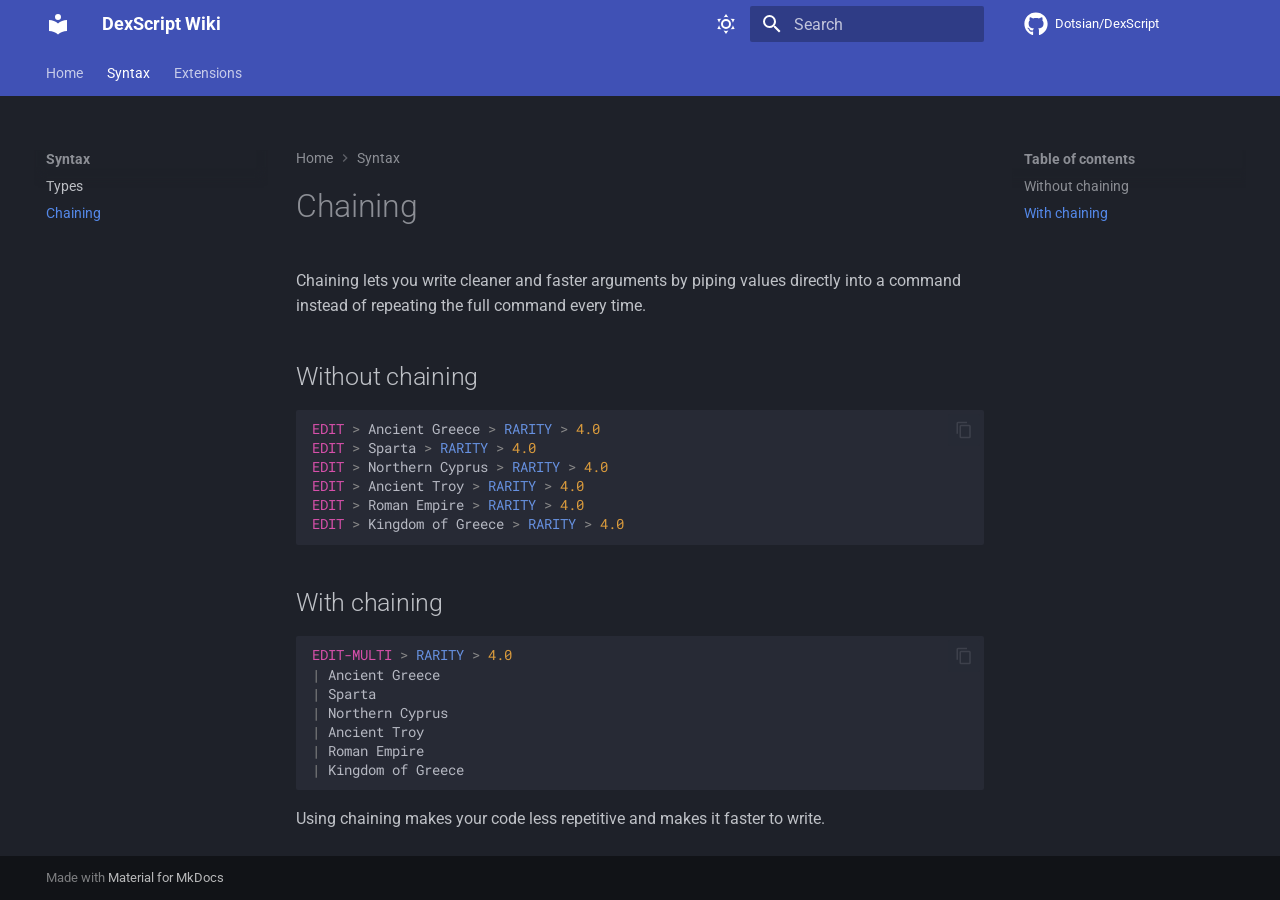
<file: syntax/chaining/index.html>
<!doctype html>
<html lang="en" class="no-js">
  <head>
    
      <meta charset="utf-8">
      <meta name="viewport" content="width=device-width,initial-scale=1">
      
      
      
      
        <link rel="prev" href="../types/">
      
      
        <link rel="next" href="../../extensions/global/">
      
      
        
      
      
      <link rel="icon" href="../../assets/images/favicon.png">
      <meta name="generator" content="mkdocs-1.6.1, mkdocs-material-9.7.0">
    
    
      
        <title>Chaining - DexScript Wiki</title>
      
    
    
      <link rel="stylesheet" href="../../assets/stylesheets/main.618322db.min.css">
      
        
        <link rel="stylesheet" href="../../assets/stylesheets/palette.ab4e12ef.min.css">
      
      


    
    
      
    
    
      
        
        
        <link rel="preconnect" href="https://fonts.gstatic.com" crossorigin>
        <link rel="stylesheet" href="https://fonts.googleapis.com/css?family=Roboto:300,300i,400,400i,700,700i%7CRoboto+Mono:400,400i,700,700i&display=fallback">
        <style>:root{--md-text-font:"Roboto";--md-code-font:"Roboto Mono"}</style>
      
    
    
      <link rel="stylesheet" href="../../assets/css/dexscript.css">
    
    <script>__md_scope=new URL("../..",location),__md_hash=e=>[...e].reduce(((e,_)=>(e<<5)-e+_.charCodeAt(0)),0),__md_get=(e,_=localStorage,t=__md_scope)=>JSON.parse(_.getItem(t.pathname+"."+e)),__md_set=(e,_,t=localStorage,a=__md_scope)=>{try{t.setItem(a.pathname+"."+e,JSON.stringify(_))}catch(e){}}</script>
    
      

    
    
  </head>
  
  
    
    
      
    
    
    
    
    <body dir="ltr" data-md-color-scheme="slate" data-md-color-primary="indigo" data-md-color-accent="indigo">
  
    
    <input class="md-toggle" data-md-toggle="drawer" type="checkbox" id="__drawer" autocomplete="off">
    <input class="md-toggle" data-md-toggle="search" type="checkbox" id="__search" autocomplete="off">
    <label class="md-overlay" for="__drawer"></label>
    <div data-md-component="skip">
      
        
        <a href="#chaining" class="md-skip">
          Skip to content
        </a>
      
    </div>
    <div data-md-component="announce">
      
    </div>
    
    
      

<header class="md-header" data-md-component="header">
  <nav class="md-header__inner md-grid" aria-label="Header">
    <a href="../.." title="DexScript Wiki" class="md-header__button md-logo" aria-label="DexScript Wiki" data-md-component="logo">
      
  
  <svg xmlns="http://www.w3.org/2000/svg" viewBox="0 0 24 24"><path d="M12 8a3 3 0 0 0 3-3 3 3 0 0 0-3-3 3 3 0 0 0-3 3 3 3 0 0 0 3 3m0 3.54C9.64 9.35 6.5 8 3 8v11c3.5 0 6.64 1.35 9 3.54 2.36-2.19 5.5-3.54 9-3.54V8c-3.5 0-6.64 1.35-9 3.54"/></svg>

    </a>
    <label class="md-header__button md-icon" for="__drawer">
      
      <svg xmlns="http://www.w3.org/2000/svg" viewBox="0 0 24 24"><path d="M3 6h18v2H3zm0 5h18v2H3zm0 5h18v2H3z"/></svg>
    </label>
    <div class="md-header__title" data-md-component="header-title">
      <div class="md-header__ellipsis">
        <div class="md-header__topic">
          <span class="md-ellipsis">
            DexScript Wiki
          </span>
        </div>
        <div class="md-header__topic" data-md-component="header-topic">
          <span class="md-ellipsis">
            
              Chaining
            
          </span>
        </div>
      </div>
    </div>
    
      
        <form class="md-header__option" data-md-component="palette">
  
    
    
    
    <input class="md-option" data-md-color-media="" data-md-color-scheme="slate" data-md-color-primary="indigo" data-md-color-accent="indigo"  aria-label="Dark mode"  type="radio" name="__palette" id="__palette_0">
    
      <label class="md-header__button md-icon" title="Dark mode" for="__palette_1" hidden>
        <svg xmlns="http://www.w3.org/2000/svg" viewBox="0 0 24 24"><path d="M12 7a5 5 0 0 1 5 5 5 5 0 0 1-5 5 5 5 0 0 1-5-5 5 5 0 0 1 5-5m0 2a3 3 0 0 0-3 3 3 3 0 0 0 3 3 3 3 0 0 0 3-3 3 3 0 0 0-3-3m0-7 2.39 3.42C13.65 5.15 12.84 5 12 5s-1.65.15-2.39.42zM3.34 7l4.16-.35A7.2 7.2 0 0 0 5.94 8.5c-.44.74-.69 1.5-.83 2.29zm.02 10 1.76-3.77a7.131 7.131 0 0 0 2.38 4.14zM20.65 7l-1.77 3.79a7.02 7.02 0 0 0-2.38-4.15zm-.01 10-4.14.36c.59-.51 1.12-1.14 1.54-1.86.42-.73.69-1.5.83-2.29zM12 22l-2.41-3.44c.74.27 1.55.44 2.41.44.82 0 1.63-.17 2.37-.44z"/></svg>
      </label>
    
  
    
    
    
    <input class="md-option" data-md-color-media="" data-md-color-scheme="default" data-md-color-primary="indigo" data-md-color-accent="indigo"  aria-label="Light mode"  type="radio" name="__palette" id="__palette_1">
    
      <label class="md-header__button md-icon" title="Light mode" for="__palette_0" hidden>
        <svg xmlns="http://www.w3.org/2000/svg" viewBox="0 0 24 24"><path d="m17.75 4.09-2.53 1.94.91 3.06-2.63-1.81-2.63 1.81.91-3.06-2.53-1.94L12.44 4l1.06-3 1.06 3zm3.5 6.91-1.64 1.25.59 1.98-1.7-1.17-1.7 1.17.59-1.98L15.75 11l2.06-.05L18.5 9l.69 1.95zm-2.28 4.95c.83-.08 1.72 1.1 1.19 1.85-.32.45-.66.87-1.08 1.27C15.17 23 8.84 23 4.94 19.07c-3.91-3.9-3.91-10.24 0-14.14.4-.4.82-.76 1.27-1.08.75-.53 1.93.36 1.85 1.19-.27 2.86.69 5.83 2.89 8.02a9.96 9.96 0 0 0 8.02 2.89m-1.64 2.02a12.08 12.08 0 0 1-7.8-3.47c-2.17-2.19-3.33-5-3.49-7.82-2.81 3.14-2.7 7.96.31 10.98 3.02 3.01 7.84 3.12 10.98.31"/></svg>
      </label>
    
  
</form>
      
    
    
      <script>var palette=__md_get("__palette");if(palette&&palette.color){if("(prefers-color-scheme)"===palette.color.media){var media=matchMedia("(prefers-color-scheme: light)"),input=document.querySelector(media.matches?"[data-md-color-media='(prefers-color-scheme: light)']":"[data-md-color-media='(prefers-color-scheme: dark)']");palette.color.media=input.getAttribute("data-md-color-media"),palette.color.scheme=input.getAttribute("data-md-color-scheme"),palette.color.primary=input.getAttribute("data-md-color-primary"),palette.color.accent=input.getAttribute("data-md-color-accent")}for(var[key,value]of Object.entries(palette.color))document.body.setAttribute("data-md-color-"+key,value)}</script>
    
    
    
      
      
        <label class="md-header__button md-icon" for="__search">
          
          <svg xmlns="http://www.w3.org/2000/svg" viewBox="0 0 24 24"><path d="M9.5 3A6.5 6.5 0 0 1 16 9.5c0 1.61-.59 3.09-1.56 4.23l.27.27h.79l5 5-1.5 1.5-5-5v-.79l-.27-.27A6.52 6.52 0 0 1 9.5 16 6.5 6.5 0 0 1 3 9.5 6.5 6.5 0 0 1 9.5 3m0 2C7 5 5 7 5 9.5S7 14 9.5 14 14 12 14 9.5 12 5 9.5 5"/></svg>
        </label>
        <div class="md-search" data-md-component="search" role="dialog">
  <label class="md-search__overlay" for="__search"></label>
  <div class="md-search__inner" role="search">
    <form class="md-search__form" name="search">
      <input type="text" class="md-search__input" name="query" aria-label="Search" placeholder="Search" autocapitalize="off" autocorrect="off" autocomplete="off" spellcheck="false" data-md-component="search-query" required>
      <label class="md-search__icon md-icon" for="__search">
        
        <svg xmlns="http://www.w3.org/2000/svg" viewBox="0 0 24 24"><path d="M9.5 3A6.5 6.5 0 0 1 16 9.5c0 1.61-.59 3.09-1.56 4.23l.27.27h.79l5 5-1.5 1.5-5-5v-.79l-.27-.27A6.52 6.52 0 0 1 9.5 16 6.5 6.5 0 0 1 3 9.5 6.5 6.5 0 0 1 9.5 3m0 2C7 5 5 7 5 9.5S7 14 9.5 14 14 12 14 9.5 12 5 9.5 5"/></svg>
        
        <svg xmlns="http://www.w3.org/2000/svg" viewBox="0 0 24 24"><path d="M20 11v2H8l5.5 5.5-1.42 1.42L4.16 12l7.92-7.92L13.5 5.5 8 11z"/></svg>
      </label>
      <nav class="md-search__options" aria-label="Search">
        
        <button type="reset" class="md-search__icon md-icon" title="Clear" aria-label="Clear" tabindex="-1">
          
          <svg xmlns="http://www.w3.org/2000/svg" viewBox="0 0 24 24"><path d="M19 6.41 17.59 5 12 10.59 6.41 5 5 6.41 10.59 12 5 17.59 6.41 19 12 13.41 17.59 19 19 17.59 13.41 12z"/></svg>
        </button>
      </nav>
      
    </form>
    <div class="md-search__output">
      <div class="md-search__scrollwrap" tabindex="0" data-md-scrollfix>
        <div class="md-search-result" data-md-component="search-result">
          <div class="md-search-result__meta">
            Initializing search
          </div>
          <ol class="md-search-result__list" role="presentation"></ol>
        </div>
      </div>
    </div>
  </div>
</div>
      
    
    
      <div class="md-header__source">
        <a href="https://github.com/Dotsian/DexScript" title="Go to repository" class="md-source" data-md-component="source">
  <div class="md-source__icon md-icon">
    
    <svg xmlns="http://www.w3.org/2000/svg" viewBox="0 0 512 512"><!--! Font Awesome Free 7.1.0 by @fontawesome - https://fontawesome.com License - https://fontawesome.com/license/free (Icons: CC BY 4.0, Fonts: SIL OFL 1.1, Code: MIT License) Copyright 2025 Fonticons, Inc.--><path d="M173.9 397.4c0 2-2.3 3.6-5.2 3.6-3.3.3-5.6-1.3-5.6-3.6 0-2 2.3-3.6 5.2-3.6 3-.3 5.6 1.3 5.6 3.6m-31.1-4.5c-.7 2 1.3 4.3 4.3 4.9 2.6 1 5.6 0 6.2-2s-1.3-4.3-4.3-5.2c-2.6-.7-5.5.3-6.2 2.3m44.2-1.7c-2.9.7-4.9 2.6-4.6 4.9.3 2 2.9 3.3 5.9 2.6 2.9-.7 4.9-2.6 4.6-4.6-.3-1.9-3-3.2-5.9-2.9M252.8 8C114.1 8 8 113.3 8 252c0 110.9 69.8 205.8 169.5 239.2 12.8 2.3 17.3-5.6 17.3-12.1 0-6.2-.3-40.4-.3-61.4 0 0-70 15-84.7-29.8 0 0-11.4-29.1-27.8-36.6 0 0-22.9-15.7 1.6-15.4 0 0 24.9 2 38.6 25.8 21.9 38.6 58.6 27.5 72.9 20.9 2.3-16 8.8-27.1 16-33.7-55.9-6.2-112.3-14.3-112.3-110.5 0-27.5 7.6-41.3 23.6-58.9-2.6-6.5-11.1-33.3 2.6-67.9 20.9-6.5 69 27 69 27 20-5.6 41.5-8.5 62.8-8.5s42.8 2.9 62.8 8.5c0 0 48.1-33.6 69-27 13.7 34.7 5.2 61.4 2.6 67.9 16 17.7 25.8 31.5 25.8 58.9 0 96.5-58.9 104.2-114.8 110.5 9.2 7.9 17 22.9 17 46.4 0 33.7-.3 75.4-.3 83.6 0 6.5 4.6 14.4 17.3 12.1C436.2 457.8 504 362.9 504 252 504 113.3 391.5 8 252.8 8M105.2 352.9c-1.3 1-1 3.3.7 5.2 1.6 1.6 3.9 2.3 5.2 1 1.3-1 1-3.3-.7-5.2-1.6-1.6-3.9-2.3-5.2-1m-10.8-8.1c-.7 1.3.3 2.9 2.3 3.9 1.6 1 3.6.7 4.3-.7.7-1.3-.3-2.9-2.3-3.9-2-.6-3.6-.3-4.3.7m32.4 35.6c-1.6 1.3-1 4.3 1.3 6.2 2.3 2.3 5.2 2.6 6.5 1 1.3-1.3.7-4.3-1.3-6.2-2.2-2.3-5.2-2.6-6.5-1m-11.4-14.7c-1.6 1-1.6 3.6 0 5.9s4.3 3.3 5.6 2.3c1.6-1.3 1.6-3.9 0-6.2-1.4-2.3-4-3.3-5.6-2"/></svg>
  </div>
  <div class="md-source__repository">
    Dotsian/DexScript
  </div>
</a>
      </div>
    
  </nav>
  
</header>
    
    <div class="md-container" data-md-component="container">
      
      
        
          
            
<nav class="md-tabs" aria-label="Tabs" data-md-component="tabs">
  <div class="md-grid">
    <ul class="md-tabs__list">
      
        
  
  
  
  
    <li class="md-tabs__item">
      <a href="../.." class="md-tabs__link">
        
  
  
    
  
  Home

      </a>
    </li>
  

      
        
  
  
  
    
  
  
    
    
      <li class="md-tabs__item md-tabs__item--active">
        <a href="../types/" class="md-tabs__link">
          
  
  
    
  
  Syntax

        </a>
      </li>
    
  

      
        
  
  
  
  
    
    
      <li class="md-tabs__item">
        <a href="../../extensions/global/" class="md-tabs__link">
          
  
  
    
  
  Extensions

        </a>
      </li>
    
  

      
    </ul>
  </div>
</nav>
          
        
      
      <main class="md-main" data-md-component="main">
        <div class="md-main__inner md-grid">
          
            
              
              <div class="md-sidebar md-sidebar--primary" data-md-component="sidebar" data-md-type="navigation" >
                <div class="md-sidebar__scrollwrap">
                  <div class="md-sidebar__inner">
                    


  


<nav class="md-nav md-nav--primary md-nav--lifted" aria-label="Navigation" data-md-level="0">
  <label class="md-nav__title" for="__drawer">
    <a href="../.." title="DexScript Wiki" class="md-nav__button md-logo" aria-label="DexScript Wiki" data-md-component="logo">
      
  
  <svg xmlns="http://www.w3.org/2000/svg" viewBox="0 0 24 24"><path d="M12 8a3 3 0 0 0 3-3 3 3 0 0 0-3-3 3 3 0 0 0-3 3 3 3 0 0 0 3 3m0 3.54C9.64 9.35 6.5 8 3 8v11c3.5 0 6.64 1.35 9 3.54 2.36-2.19 5.5-3.54 9-3.54V8c-3.5 0-6.64 1.35-9 3.54"/></svg>

    </a>
    DexScript Wiki
  </label>
  
    <div class="md-nav__source">
      <a href="https://github.com/Dotsian/DexScript" title="Go to repository" class="md-source" data-md-component="source">
  <div class="md-source__icon md-icon">
    
    <svg xmlns="http://www.w3.org/2000/svg" viewBox="0 0 512 512"><!--! Font Awesome Free 7.1.0 by @fontawesome - https://fontawesome.com License - https://fontawesome.com/license/free (Icons: CC BY 4.0, Fonts: SIL OFL 1.1, Code: MIT License) Copyright 2025 Fonticons, Inc.--><path d="M173.9 397.4c0 2-2.3 3.6-5.2 3.6-3.3.3-5.6-1.3-5.6-3.6 0-2 2.3-3.6 5.2-3.6 3-.3 5.6 1.3 5.6 3.6m-31.1-4.5c-.7 2 1.3 4.3 4.3 4.9 2.6 1 5.6 0 6.2-2s-1.3-4.3-4.3-5.2c-2.6-.7-5.5.3-6.2 2.3m44.2-1.7c-2.9.7-4.9 2.6-4.6 4.9.3 2 2.9 3.3 5.9 2.6 2.9-.7 4.9-2.6 4.6-4.6-.3-1.9-3-3.2-5.9-2.9M252.8 8C114.1 8 8 113.3 8 252c0 110.9 69.8 205.8 169.5 239.2 12.8 2.3 17.3-5.6 17.3-12.1 0-6.2-.3-40.4-.3-61.4 0 0-70 15-84.7-29.8 0 0-11.4-29.1-27.8-36.6 0 0-22.9-15.7 1.6-15.4 0 0 24.9 2 38.6 25.8 21.9 38.6 58.6 27.5 72.9 20.9 2.3-16 8.8-27.1 16-33.7-55.9-6.2-112.3-14.3-112.3-110.5 0-27.5 7.6-41.3 23.6-58.9-2.6-6.5-11.1-33.3 2.6-67.9 20.9-6.5 69 27 69 27 20-5.6 41.5-8.5 62.8-8.5s42.8 2.9 62.8 8.5c0 0 48.1-33.6 69-27 13.7 34.7 5.2 61.4 2.6 67.9 16 17.7 25.8 31.5 25.8 58.9 0 96.5-58.9 104.2-114.8 110.5 9.2 7.9 17 22.9 17 46.4 0 33.7-.3 75.4-.3 83.6 0 6.5 4.6 14.4 17.3 12.1C436.2 457.8 504 362.9 504 252 504 113.3 391.5 8 252.8 8M105.2 352.9c-1.3 1-1 3.3.7 5.2 1.6 1.6 3.9 2.3 5.2 1 1.3-1 1-3.3-.7-5.2-1.6-1.6-3.9-2.3-5.2-1m-10.8-8.1c-.7 1.3.3 2.9 2.3 3.9 1.6 1 3.6.7 4.3-.7.7-1.3-.3-2.9-2.3-3.9-2-.6-3.6-.3-4.3.7m32.4 35.6c-1.6 1.3-1 4.3 1.3 6.2 2.3 2.3 5.2 2.6 6.5 1 1.3-1.3.7-4.3-1.3-6.2-2.2-2.3-5.2-2.6-6.5-1m-11.4-14.7c-1.6 1-1.6 3.6 0 5.9s4.3 3.3 5.6 2.3c1.6-1.3 1.6-3.9 0-6.2-1.4-2.3-4-3.3-5.6-2"/></svg>
  </div>
  <div class="md-source__repository">
    Dotsian/DexScript
  </div>
</a>
    </div>
  
  <ul class="md-nav__list" data-md-scrollfix>
    
      
      
  
  
  
  
    <li class="md-nav__item">
      <a href="../.." class="md-nav__link">
        
  
  
  <span class="md-ellipsis">
    
  
    Home
  

    
  </span>
  
  

      </a>
    </li>
  

    
      
      
  
  
    
  
  
  
    
    
      
        
      
        
      
    
    
    
      
        
        
      
      
        
      
    
    
    <li class="md-nav__item md-nav__item--active md-nav__item--section md-nav__item--nested">
      
        
        
        <input class="md-nav__toggle md-toggle " type="checkbox" id="__nav_2" checked>
        
          
          <label class="md-nav__link" for="__nav_2" id="__nav_2_label" tabindex="">
            
  
  
  <span class="md-ellipsis">
    
  
    Syntax
  

    
  </span>
  
  

            <span class="md-nav__icon md-icon"></span>
          </label>
        
        <nav class="md-nav" data-md-level="1" aria-labelledby="__nav_2_label" aria-expanded="true">
          <label class="md-nav__title" for="__nav_2">
            <span class="md-nav__icon md-icon"></span>
            
  
    Syntax
  

          </label>
          <ul class="md-nav__list" data-md-scrollfix>
            
              
                
  
  
  
  
    <li class="md-nav__item">
      <a href="../types/" class="md-nav__link">
        
  
  
  <span class="md-ellipsis">
    
  
    Types
  

    
  </span>
  
  

      </a>
    </li>
  

              
            
              
                
  
  
    
  
  
  
    <li class="md-nav__item md-nav__item--active">
      
      <input class="md-nav__toggle md-toggle" type="checkbox" id="__toc">
      
      
        
      
      
        <label class="md-nav__link md-nav__link--active" for="__toc">
          
  
  
  <span class="md-ellipsis">
    
  
    Chaining
  

    
  </span>
  
  

          <span class="md-nav__icon md-icon"></span>
        </label>
      
      <a href="./" class="md-nav__link md-nav__link--active">
        
  
  
  <span class="md-ellipsis">
    
  
    Chaining
  

    
  </span>
  
  

      </a>
      
        

<nav class="md-nav md-nav--secondary" aria-label="Table of contents">
  
  
  
    
  
  
    <label class="md-nav__title" for="__toc">
      <span class="md-nav__icon md-icon"></span>
      Table of contents
    </label>
    <ul class="md-nav__list" data-md-component="toc" data-md-scrollfix>
      
        <li class="md-nav__item">
  <a href="#without-chaining" class="md-nav__link">
    <span class="md-ellipsis">
      
        Without chaining
      
    </span>
  </a>
  
</li>
      
        <li class="md-nav__item">
  <a href="#with-chaining" class="md-nav__link">
    <span class="md-ellipsis">
      
        With chaining
      
    </span>
  </a>
  
</li>
      
    </ul>
  
</nav>
      
    </li>
  

              
            
          </ul>
        </nav>
      
    </li>
  

    
      
      
  
  
  
  
    
    
      
        
      
        
      
        
      
        
      
    
    
    
      
      
        
      
    
    
    <li class="md-nav__item md-nav__item--nested">
      
        
        
        <input class="md-nav__toggle md-toggle " type="checkbox" id="__nav_3" >
        
          
          <label class="md-nav__link" for="__nav_3" id="__nav_3_label" tabindex="0">
            
  
  
  <span class="md-ellipsis">
    
  
    Extensions
  

    
  </span>
  
  

            <span class="md-nav__icon md-icon"></span>
          </label>
        
        <nav class="md-nav" data-md-level="1" aria-labelledby="__nav_3_label" aria-expanded="false">
          <label class="md-nav__title" for="__nav_3">
            <span class="md-nav__icon md-icon"></span>
            
  
    Extensions
  

          </label>
          <ul class="md-nav__list" data-md-scrollfix>
            
              
                
  
  
  
  
    <li class="md-nav__item">
      <a href="../../extensions/global/" class="md-nav__link">
        
  
  
  <span class="md-ellipsis">
    
  
    Global
  

    
  </span>
  
  

      </a>
    </li>
  

              
            
              
                
  
  
  
  
    <li class="md-nav__item">
      <a href="../../extensions/file/" class="md-nav__link">
        
  
  
  <span class="md-ellipsis">
    
  
    File
  

    
  </span>
  
  

      </a>
    </li>
  

              
            
              
                
  
  
  
  
    
    
      
        
      
        
      
        
      
    
    
    
      
      
        
      
    
    
    <li class="md-nav__item md-nav__item--nested">
      
        
        
        <input class="md-nav__toggle md-toggle " type="checkbox" id="__nav_3_3" >
        
          
          <label class="md-nav__link" for="__nav_3_3" id="__nav_3_3_label" tabindex="0">
            
  
  
  <span class="md-ellipsis">
    
  
    Global
  

    
  </span>
  
  

            <span class="md-nav__icon md-icon"></span>
          </label>
        
        <nav class="md-nav" data-md-level="2" aria-labelledby="__nav_3_3_label" aria-expanded="false">
          <label class="md-nav__title" for="__nav_3_3">
            <span class="md-nav__icon md-icon"></span>
            
  
    Global
  

          </label>
          <ul class="md-nav__list" data-md-scrollfix>
            
              
                
  
  
  
  
    <li class="md-nav__item">
      <a href="../../commands/edit/" class="md-nav__link">
        
  
  
  <span class="md-ellipsis">
    
  
    Edit
  

    
  </span>
  
  

      </a>
    </li>
  

              
            
              
                
  
  
  
  
    <li class="md-nav__item">
      <a href="../../commands/delete/" class="md-nav__link">
        
  
  
  <span class="md-ellipsis">
    
  
    Delete
  

    
  </span>
  
  

      </a>
    </li>
  

              
            
              
                
  
  
  
  
    <li class="md-nav__item">
      <a href="../../commands/update/" class="md-nav__link">
        
  
  
  <span class="md-ellipsis">
    
  
    Update
  

    
  </span>
  
  

      </a>
    </li>
  

              
            
          </ul>
        </nav>
      
    </li>
  

              
            
              
                
  
  
  
  
    
    
      
        
      
    
    
    
      
      
        
      
    
    
    <li class="md-nav__item md-nav__item--nested">
      
        
        
        <input class="md-nav__toggle md-toggle " type="checkbox" id="__nav_3_4" >
        
          
          <label class="md-nav__link" for="__nav_3_4" id="__nav_3_4_label" tabindex="0">
            
  
  
  <span class="md-ellipsis">
    
  
    File
  

    
  </span>
  
  

            <span class="md-nav__icon md-icon"></span>
          </label>
        
        <nav class="md-nav" data-md-level="2" aria-labelledby="__nav_3_4_label" aria-expanded="false">
          <label class="md-nav__title" for="__nav_3_4">
            <span class="md-nav__icon md-icon"></span>
            
  
    File
  

          </label>
          <ul class="md-nav__list" data-md-scrollfix>
            
              
                
  
  
  
  
    <li class="md-nav__item">
      <a href="../../commands/write/" class="md-nav__link">
        
  
  
  <span class="md-ellipsis">
    
  
    Write
  

    
  </span>
  
  

      </a>
    </li>
  

              
            
          </ul>
        </nav>
      
    </li>
  

              
            
          </ul>
        </nav>
      
    </li>
  

    
  </ul>
</nav>
                  </div>
                </div>
              </div>
            
            
              
              <div class="md-sidebar md-sidebar--secondary" data-md-component="sidebar" data-md-type="toc" >
                <div class="md-sidebar__scrollwrap">
                  <div class="md-sidebar__inner">
                    

<nav class="md-nav md-nav--secondary" aria-label="Table of contents">
  
  
  
    
  
  
    <label class="md-nav__title" for="__toc">
      <span class="md-nav__icon md-icon"></span>
      Table of contents
    </label>
    <ul class="md-nav__list" data-md-component="toc" data-md-scrollfix>
      
        <li class="md-nav__item">
  <a href="#without-chaining" class="md-nav__link">
    <span class="md-ellipsis">
      
        Without chaining
      
    </span>
  </a>
  
</li>
      
        <li class="md-nav__item">
  <a href="#with-chaining" class="md-nav__link">
    <span class="md-ellipsis">
      
        With chaining
      
    </span>
  </a>
  
</li>
      
    </ul>
  
</nav>
                  </div>
                </div>
              </div>
            
          
          
            <div class="md-content" data-md-component="content">
              
                



  


  <nav class="md-path" aria-label="Navigation" >
    <ol class="md-path__list">
      
        
  
  
    <li class="md-path__item">
      <a href="../.." class="md-path__link">
        
  <span class="md-ellipsis">
    Home
  </span>

      </a>
    </li>
  

      
      
        
  
  
    
    
      <li class="md-path__item">
        <a href="../types/" class="md-path__link">
          
  <span class="md-ellipsis">
    Syntax
  </span>

        </a>
      </li>
    
  

      
    </ol>
  </nav>

              
              <article class="md-content__inner md-typeset">
                
                  


  
  


<h1 id="chaining">Chaining</h1>
<p>Chaining lets you write cleaner and faster arguments by piping values directly into a command instead of repeating the full command every time.</p>
<h2 id="without-chaining">Without chaining</h2>
<div class="highlight"><pre><span></span><code><a id="__codelineno-0-1" name="__codelineno-0-1" href="#__codelineno-0-1"></a><span class="k">EDIT</span> <span class="o">&gt;</span> <span class="n">Ancient</span> <span class="n">Greece</span> <span class="o">&gt;</span> <span class="nl">RARITY</span> <span class="o">&gt;</span> <span class="m">4.0</span>
<a id="__codelineno-0-2" name="__codelineno-0-2" href="#__codelineno-0-2"></a><span class="k">EDIT</span> <span class="o">&gt;</span> <span class="n">Sparta</span> <span class="o">&gt;</span> <span class="nl">RARITY</span> <span class="o">&gt;</span> <span class="m">4.0</span>
<a id="__codelineno-0-3" name="__codelineno-0-3" href="#__codelineno-0-3"></a><span class="k">EDIT</span> <span class="o">&gt;</span> <span class="n">Northern</span> <span class="n">Cyprus</span> <span class="o">&gt;</span> <span class="nl">RARITY</span> <span class="o">&gt;</span> <span class="m">4.0</span>
<a id="__codelineno-0-4" name="__codelineno-0-4" href="#__codelineno-0-4"></a><span class="k">EDIT</span> <span class="o">&gt;</span> <span class="n">Ancient</span> <span class="n">Troy</span> <span class="o">&gt;</span> <span class="nl">RARITY</span> <span class="o">&gt;</span> <span class="m">4.0</span>
<a id="__codelineno-0-5" name="__codelineno-0-5" href="#__codelineno-0-5"></a><span class="k">EDIT</span> <span class="o">&gt;</span> <span class="n">Roman</span> <span class="n">Empire</span> <span class="o">&gt;</span> <span class="nl">RARITY</span> <span class="o">&gt;</span> <span class="m">4.0</span>
<a id="__codelineno-0-6" name="__codelineno-0-6" href="#__codelineno-0-6"></a><span class="k">EDIT</span> <span class="o">&gt;</span> <span class="n">Kingdom</span> <span class="n">of</span> <span class="n">Greece</span> <span class="o">&gt;</span> <span class="nl">RARITY</span> <span class="o">&gt;</span> <span class="m">4.0</span>
</code></pre></div>
<h2 id="with-chaining">With chaining</h2>
<div class="highlight"><pre><span></span><code><a id="__codelineno-1-1" name="__codelineno-1-1" href="#__codelineno-1-1"></a><span class="k">EDIT-MULTI</span> <span class="o">&gt;</span> <span class="nl">RARITY</span> <span class="o">&gt;</span> <span class="m">4.0</span>
<a id="__codelineno-1-2" name="__codelineno-1-2" href="#__codelineno-1-2"></a><span class="o">|</span> <span class="n">Ancient</span> <span class="n">Greece</span>
<a id="__codelineno-1-3" name="__codelineno-1-3" href="#__codelineno-1-3"></a><span class="o">|</span> <span class="n">Sparta</span>
<a id="__codelineno-1-4" name="__codelineno-1-4" href="#__codelineno-1-4"></a><span class="o">|</span> <span class="n">Northern</span> <span class="n">Cyprus</span>
<a id="__codelineno-1-5" name="__codelineno-1-5" href="#__codelineno-1-5"></a><span class="o">|</span> <span class="n">Ancient</span> <span class="n">Troy</span>
<a id="__codelineno-1-6" name="__codelineno-1-6" href="#__codelineno-1-6"></a><span class="o">|</span> <span class="n">Roman</span> <span class="n">Empire</span>
<a id="__codelineno-1-7" name="__codelineno-1-7" href="#__codelineno-1-7"></a><span class="o">|</span> <span class="n">Kingdom</span> <span class="n">of</span> <span class="n">Greece</span>
</code></pre></div>
<p>Using chaining makes your code less repetitive and makes it faster to write.</p>












                
              </article>
            </div>
          
          
  <script>var tabs=__md_get("__tabs");if(Array.isArray(tabs))e:for(var set of document.querySelectorAll(".tabbed-set")){var labels=set.querySelector(".tabbed-labels");for(var tab of tabs)for(var label of labels.getElementsByTagName("label"))if(label.innerText.trim()===tab){var input=document.getElementById(label.htmlFor);input.checked=!0;continue e}}</script>

<script>var target=document.getElementById(location.hash.slice(1));target&&target.name&&(target.checked=target.name.startsWith("__tabbed_"))</script>
        </div>
        
          <button type="button" class="md-top md-icon" data-md-component="top" hidden>
  
  <svg xmlns="http://www.w3.org/2000/svg" viewBox="0 0 24 24"><path d="M13 20h-2V8l-5.5 5.5-1.42-1.42L12 4.16l7.92 7.92-1.42 1.42L13 8z"/></svg>
  Back to top
</button>
        
      </main>
      
        <footer class="md-footer">
  
  <div class="md-footer-meta md-typeset">
    <div class="md-footer-meta__inner md-grid">
      <div class="md-copyright">
  
  
    Made with
    <a href="https://squidfunk.github.io/mkdocs-material/" target="_blank" rel="noopener">
      Material for MkDocs
    </a>
  
</div>
      
    </div>
  </div>
</footer>
      
    </div>
    <div class="md-dialog" data-md-component="dialog">
      <div class="md-dialog__inner md-typeset"></div>
    </div>
    
    
    
      
      
      <script id="__config" type="application/json">{"annotate": null, "base": "../..", "features": ["content.code.annotate", "content.tooltips", "navigation.instant", "navigation.tabs", "navigation.path", "navigation.top", "navigation.sections", "navigation.indexes", "content.tabs.link", "content.code.select", "content.code.copy"], "search": "../../assets/javascripts/workers/search.7a47a382.min.js", "tags": null, "translations": {"clipboard.copied": "Copied to clipboard", "clipboard.copy": "Copy to clipboard", "search.result.more.one": "1 more on this page", "search.result.more.other": "# more on this page", "search.result.none": "No matching documents", "search.result.one": "1 matching document", "search.result.other": "# matching documents", "search.result.placeholder": "Type to start searching", "search.result.term.missing": "Missing", "select.version": "Select version"}, "version": null}</script>
    
    
      <script src="../../assets/javascripts/bundle.e71a0d61.min.js"></script>
      
    
  </body>
</html>
</file>
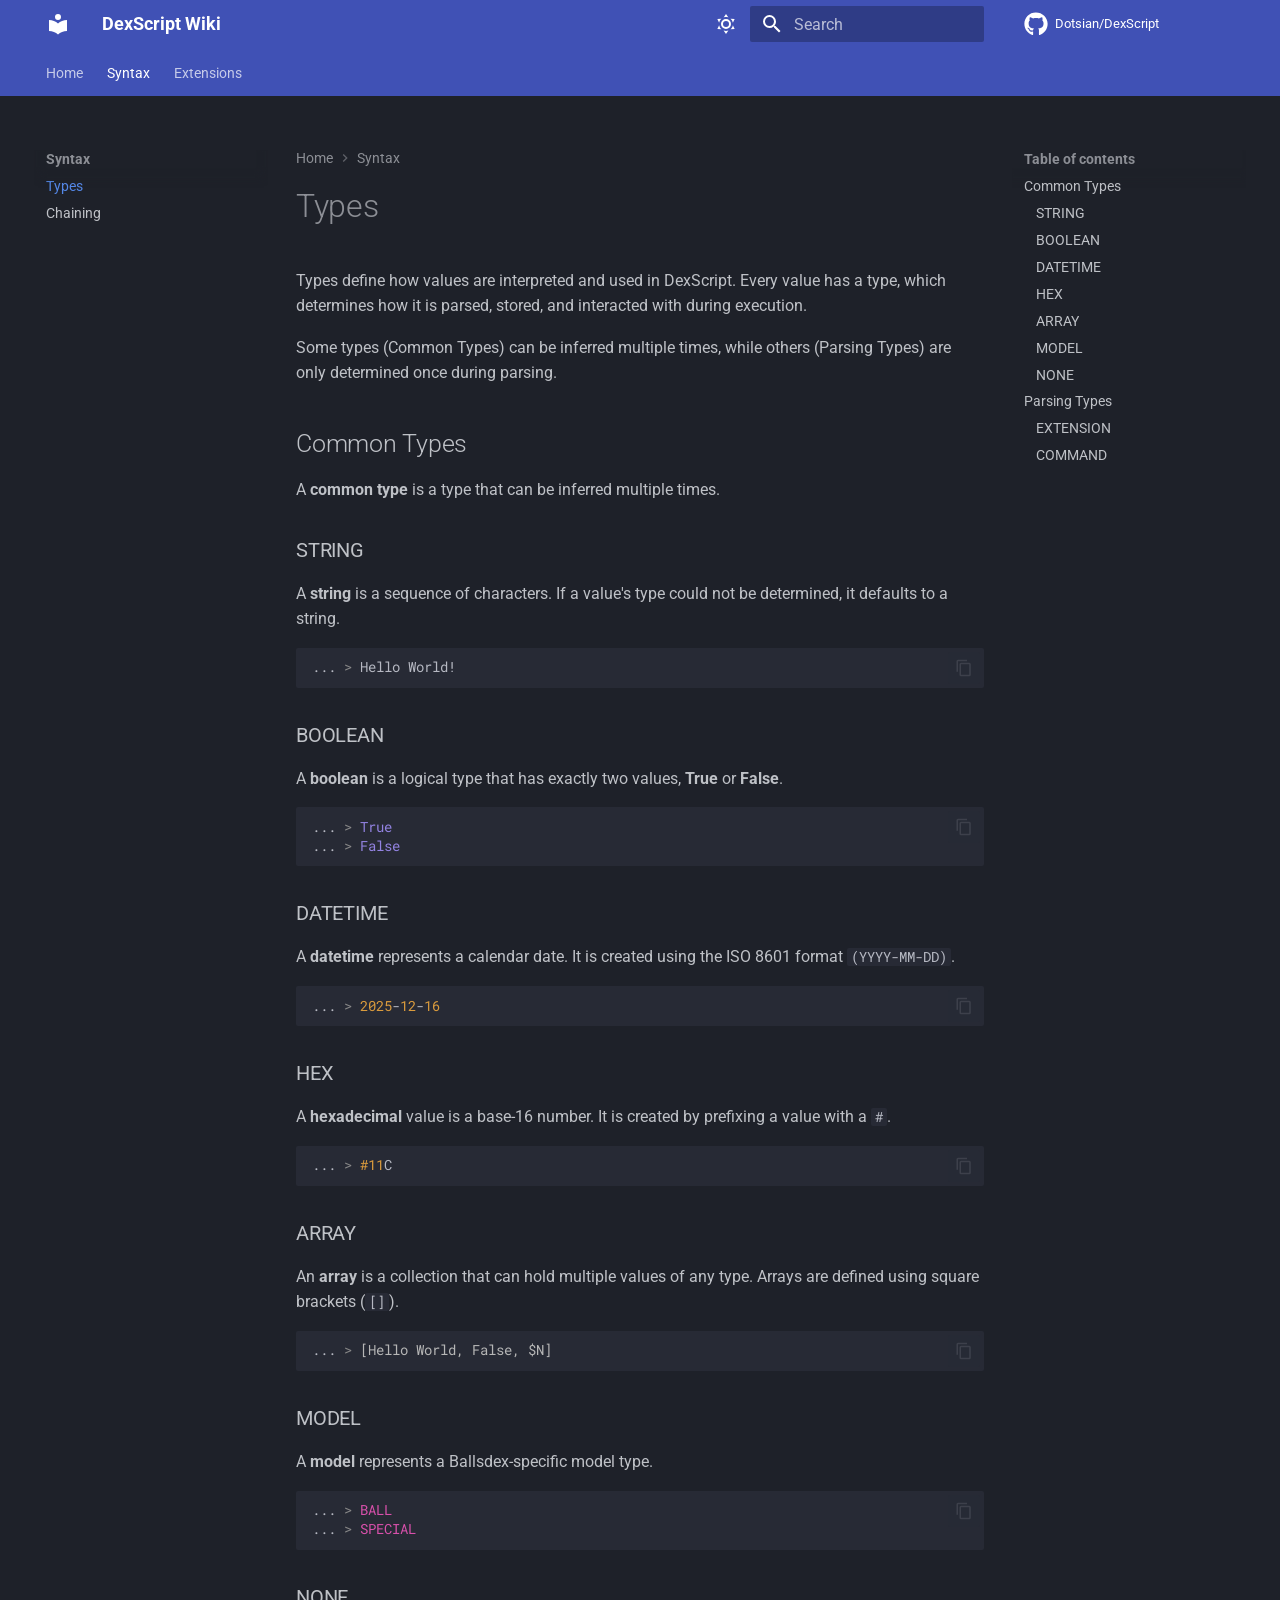
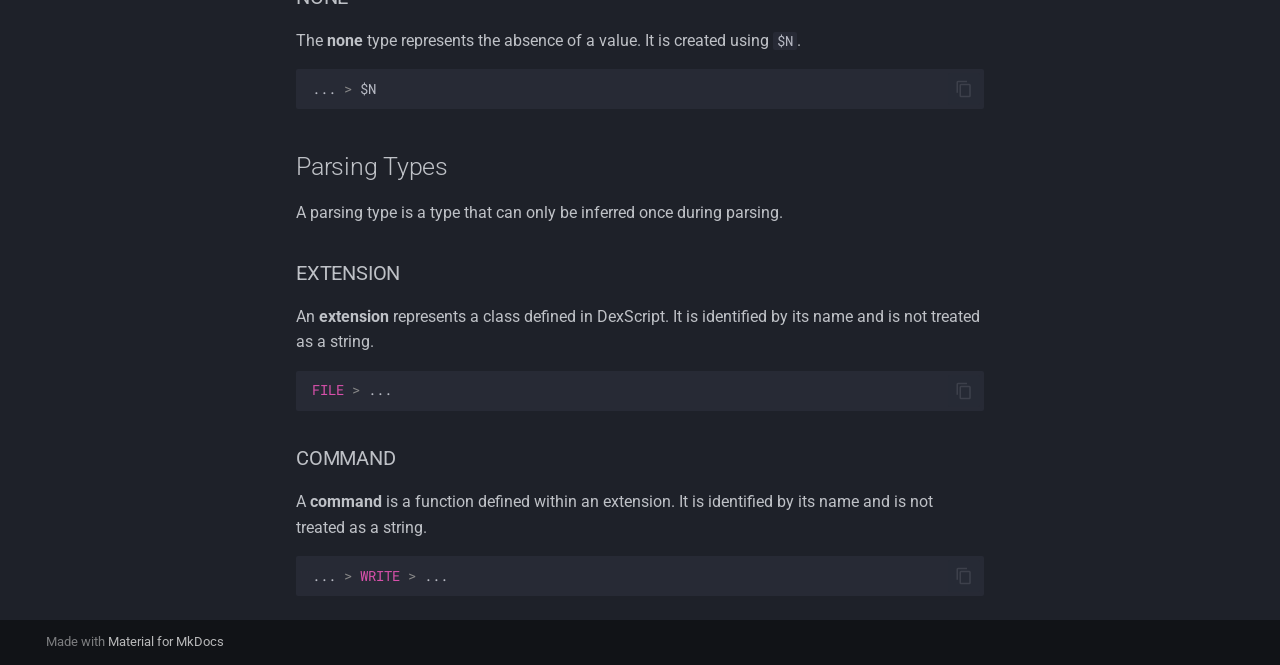
<file: syntax/types/index.html>
<!doctype html>
<html lang="en" class="no-js">
  <head>
    
      <meta charset="utf-8">
      <meta name="viewport" content="width=device-width,initial-scale=1">
      
      
      
      
        <link rel="prev" href="../..">
      
      
        <link rel="next" href="../chaining/">
      
      
        
      
      
      <link rel="icon" href="../../assets/images/favicon.png">
      <meta name="generator" content="mkdocs-1.6.1, mkdocs-material-9.7.0">
    
    
      
        <title>Types - DexScript Wiki</title>
      
    
    
      <link rel="stylesheet" href="../../assets/stylesheets/main.618322db.min.css">
      
        
        <link rel="stylesheet" href="../../assets/stylesheets/palette.ab4e12ef.min.css">
      
      


    
    
      
    
    
      
        
        
        <link rel="preconnect" href="https://fonts.gstatic.com" crossorigin>
        <link rel="stylesheet" href="https://fonts.googleapis.com/css?family=Roboto:300,300i,400,400i,700,700i%7CRoboto+Mono:400,400i,700,700i&display=fallback">
        <style>:root{--md-text-font:"Roboto";--md-code-font:"Roboto Mono"}</style>
      
    
    
      <link rel="stylesheet" href="../../assets/css/dexscript.css">
    
    <script>__md_scope=new URL("../..",location),__md_hash=e=>[...e].reduce(((e,_)=>(e<<5)-e+_.charCodeAt(0)),0),__md_get=(e,_=localStorage,t=__md_scope)=>JSON.parse(_.getItem(t.pathname+"."+e)),__md_set=(e,_,t=localStorage,a=__md_scope)=>{try{t.setItem(a.pathname+"."+e,JSON.stringify(_))}catch(e){}}</script>
    
      

    
    
  </head>
  
  
    
    
      
    
    
    
    
    <body dir="ltr" data-md-color-scheme="slate" data-md-color-primary="indigo" data-md-color-accent="indigo">
  
    
    <input class="md-toggle" data-md-toggle="drawer" type="checkbox" id="__drawer" autocomplete="off">
    <input class="md-toggle" data-md-toggle="search" type="checkbox" id="__search" autocomplete="off">
    <label class="md-overlay" for="__drawer"></label>
    <div data-md-component="skip">
      
        
        <a href="#types" class="md-skip">
          Skip to content
        </a>
      
    </div>
    <div data-md-component="announce">
      
    </div>
    
    
      

<header class="md-header" data-md-component="header">
  <nav class="md-header__inner md-grid" aria-label="Header">
    <a href="../.." title="DexScript Wiki" class="md-header__button md-logo" aria-label="DexScript Wiki" data-md-component="logo">
      
  
  <svg xmlns="http://www.w3.org/2000/svg" viewBox="0 0 24 24"><path d="M12 8a3 3 0 0 0 3-3 3 3 0 0 0-3-3 3 3 0 0 0-3 3 3 3 0 0 0 3 3m0 3.54C9.64 9.35 6.5 8 3 8v11c3.5 0 6.64 1.35 9 3.54 2.36-2.19 5.5-3.54 9-3.54V8c-3.5 0-6.64 1.35-9 3.54"/></svg>

    </a>
    <label class="md-header__button md-icon" for="__drawer">
      
      <svg xmlns="http://www.w3.org/2000/svg" viewBox="0 0 24 24"><path d="M3 6h18v2H3zm0 5h18v2H3zm0 5h18v2H3z"/></svg>
    </label>
    <div class="md-header__title" data-md-component="header-title">
      <div class="md-header__ellipsis">
        <div class="md-header__topic">
          <span class="md-ellipsis">
            DexScript Wiki
          </span>
        </div>
        <div class="md-header__topic" data-md-component="header-topic">
          <span class="md-ellipsis">
            
              Types
            
          </span>
        </div>
      </div>
    </div>
    
      
        <form class="md-header__option" data-md-component="palette">
  
    
    
    
    <input class="md-option" data-md-color-media="" data-md-color-scheme="slate" data-md-color-primary="indigo" data-md-color-accent="indigo"  aria-label="Dark mode"  type="radio" name="__palette" id="__palette_0">
    
      <label class="md-header__button md-icon" title="Dark mode" for="__palette_1" hidden>
        <svg xmlns="http://www.w3.org/2000/svg" viewBox="0 0 24 24"><path d="M12 7a5 5 0 0 1 5 5 5 5 0 0 1-5 5 5 5 0 0 1-5-5 5 5 0 0 1 5-5m0 2a3 3 0 0 0-3 3 3 3 0 0 0 3 3 3 3 0 0 0 3-3 3 3 0 0 0-3-3m0-7 2.39 3.42C13.65 5.15 12.84 5 12 5s-1.65.15-2.39.42zM3.34 7l4.16-.35A7.2 7.2 0 0 0 5.94 8.5c-.44.74-.69 1.5-.83 2.29zm.02 10 1.76-3.77a7.131 7.131 0 0 0 2.38 4.14zM20.65 7l-1.77 3.79a7.02 7.02 0 0 0-2.38-4.15zm-.01 10-4.14.36c.59-.51 1.12-1.14 1.54-1.86.42-.73.69-1.5.83-2.29zM12 22l-2.41-3.44c.74.27 1.55.44 2.41.44.82 0 1.63-.17 2.37-.44z"/></svg>
      </label>
    
  
    
    
    
    <input class="md-option" data-md-color-media="" data-md-color-scheme="default" data-md-color-primary="indigo" data-md-color-accent="indigo"  aria-label="Light mode"  type="radio" name="__palette" id="__palette_1">
    
      <label class="md-header__button md-icon" title="Light mode" for="__palette_0" hidden>
        <svg xmlns="http://www.w3.org/2000/svg" viewBox="0 0 24 24"><path d="m17.75 4.09-2.53 1.94.91 3.06-2.63-1.81-2.63 1.81.91-3.06-2.53-1.94L12.44 4l1.06-3 1.06 3zm3.5 6.91-1.64 1.25.59 1.98-1.7-1.17-1.7 1.17.59-1.98L15.75 11l2.06-.05L18.5 9l.69 1.95zm-2.28 4.95c.83-.08 1.72 1.1 1.19 1.85-.32.45-.66.87-1.08 1.27C15.17 23 8.84 23 4.94 19.07c-3.91-3.9-3.91-10.24 0-14.14.4-.4.82-.76 1.27-1.08.75-.53 1.93.36 1.85 1.19-.27 2.86.69 5.83 2.89 8.02a9.96 9.96 0 0 0 8.02 2.89m-1.64 2.02a12.08 12.08 0 0 1-7.8-3.47c-2.17-2.19-3.33-5-3.49-7.82-2.81 3.14-2.7 7.96.31 10.98 3.02 3.01 7.84 3.12 10.98.31"/></svg>
      </label>
    
  
</form>
      
    
    
      <script>var palette=__md_get("__palette");if(palette&&palette.color){if("(prefers-color-scheme)"===palette.color.media){var media=matchMedia("(prefers-color-scheme: light)"),input=document.querySelector(media.matches?"[data-md-color-media='(prefers-color-scheme: light)']":"[data-md-color-media='(prefers-color-scheme: dark)']");palette.color.media=input.getAttribute("data-md-color-media"),palette.color.scheme=input.getAttribute("data-md-color-scheme"),palette.color.primary=input.getAttribute("data-md-color-primary"),palette.color.accent=input.getAttribute("data-md-color-accent")}for(var[key,value]of Object.entries(palette.color))document.body.setAttribute("data-md-color-"+key,value)}</script>
    
    
    
      
      
        <label class="md-header__button md-icon" for="__search">
          
          <svg xmlns="http://www.w3.org/2000/svg" viewBox="0 0 24 24"><path d="M9.5 3A6.5 6.5 0 0 1 16 9.5c0 1.61-.59 3.09-1.56 4.23l.27.27h.79l5 5-1.5 1.5-5-5v-.79l-.27-.27A6.52 6.52 0 0 1 9.5 16 6.5 6.5 0 0 1 3 9.5 6.5 6.5 0 0 1 9.5 3m0 2C7 5 5 7 5 9.5S7 14 9.5 14 14 12 14 9.5 12 5 9.5 5"/></svg>
        </label>
        <div class="md-search" data-md-component="search" role="dialog">
  <label class="md-search__overlay" for="__search"></label>
  <div class="md-search__inner" role="search">
    <form class="md-search__form" name="search">
      <input type="text" class="md-search__input" name="query" aria-label="Search" placeholder="Search" autocapitalize="off" autocorrect="off" autocomplete="off" spellcheck="false" data-md-component="search-query" required>
      <label class="md-search__icon md-icon" for="__search">
        
        <svg xmlns="http://www.w3.org/2000/svg" viewBox="0 0 24 24"><path d="M9.5 3A6.5 6.5 0 0 1 16 9.5c0 1.61-.59 3.09-1.56 4.23l.27.27h.79l5 5-1.5 1.5-5-5v-.79l-.27-.27A6.52 6.52 0 0 1 9.5 16 6.5 6.5 0 0 1 3 9.5 6.5 6.5 0 0 1 9.5 3m0 2C7 5 5 7 5 9.5S7 14 9.5 14 14 12 14 9.5 12 5 9.5 5"/></svg>
        
        <svg xmlns="http://www.w3.org/2000/svg" viewBox="0 0 24 24"><path d="M20 11v2H8l5.5 5.5-1.42 1.42L4.16 12l7.92-7.92L13.5 5.5 8 11z"/></svg>
      </label>
      <nav class="md-search__options" aria-label="Search">
        
        <button type="reset" class="md-search__icon md-icon" title="Clear" aria-label="Clear" tabindex="-1">
          
          <svg xmlns="http://www.w3.org/2000/svg" viewBox="0 0 24 24"><path d="M19 6.41 17.59 5 12 10.59 6.41 5 5 6.41 10.59 12 5 17.59 6.41 19 12 13.41 17.59 19 19 17.59 13.41 12z"/></svg>
        </button>
      </nav>
      
    </form>
    <div class="md-search__output">
      <div class="md-search__scrollwrap" tabindex="0" data-md-scrollfix>
        <div class="md-search-result" data-md-component="search-result">
          <div class="md-search-result__meta">
            Initializing search
          </div>
          <ol class="md-search-result__list" role="presentation"></ol>
        </div>
      </div>
    </div>
  </div>
</div>
      
    
    
      <div class="md-header__source">
        <a href="https://github.com/Dotsian/DexScript" title="Go to repository" class="md-source" data-md-component="source">
  <div class="md-source__icon md-icon">
    
    <svg xmlns="http://www.w3.org/2000/svg" viewBox="0 0 512 512"><!--! Font Awesome Free 7.1.0 by @fontawesome - https://fontawesome.com License - https://fontawesome.com/license/free (Icons: CC BY 4.0, Fonts: SIL OFL 1.1, Code: MIT License) Copyright 2025 Fonticons, Inc.--><path d="M173.9 397.4c0 2-2.3 3.6-5.2 3.6-3.3.3-5.6-1.3-5.6-3.6 0-2 2.3-3.6 5.2-3.6 3-.3 5.6 1.3 5.6 3.6m-31.1-4.5c-.7 2 1.3 4.3 4.3 4.9 2.6 1 5.6 0 6.2-2s-1.3-4.3-4.3-5.2c-2.6-.7-5.5.3-6.2 2.3m44.2-1.7c-2.9.7-4.9 2.6-4.6 4.9.3 2 2.9 3.3 5.9 2.6 2.9-.7 4.9-2.6 4.6-4.6-.3-1.9-3-3.2-5.9-2.9M252.8 8C114.1 8 8 113.3 8 252c0 110.9 69.8 205.8 169.5 239.2 12.8 2.3 17.3-5.6 17.3-12.1 0-6.2-.3-40.4-.3-61.4 0 0-70 15-84.7-29.8 0 0-11.4-29.1-27.8-36.6 0 0-22.9-15.7 1.6-15.4 0 0 24.9 2 38.6 25.8 21.9 38.6 58.6 27.5 72.9 20.9 2.3-16 8.8-27.1 16-33.7-55.9-6.2-112.3-14.3-112.3-110.5 0-27.5 7.6-41.3 23.6-58.9-2.6-6.5-11.1-33.3 2.6-67.9 20.9-6.5 69 27 69 27 20-5.6 41.5-8.5 62.8-8.5s42.8 2.9 62.8 8.5c0 0 48.1-33.6 69-27 13.7 34.7 5.2 61.4 2.6 67.9 16 17.7 25.8 31.5 25.8 58.9 0 96.5-58.9 104.2-114.8 110.5 9.2 7.9 17 22.9 17 46.4 0 33.7-.3 75.4-.3 83.6 0 6.5 4.6 14.4 17.3 12.1C436.2 457.8 504 362.9 504 252 504 113.3 391.5 8 252.8 8M105.2 352.9c-1.3 1-1 3.3.7 5.2 1.6 1.6 3.9 2.3 5.2 1 1.3-1 1-3.3-.7-5.2-1.6-1.6-3.9-2.3-5.2-1m-10.8-8.1c-.7 1.3.3 2.9 2.3 3.9 1.6 1 3.6.7 4.3-.7.7-1.3-.3-2.9-2.3-3.9-2-.6-3.6-.3-4.3.7m32.4 35.6c-1.6 1.3-1 4.3 1.3 6.2 2.3 2.3 5.2 2.6 6.5 1 1.3-1.3.7-4.3-1.3-6.2-2.2-2.3-5.2-2.6-6.5-1m-11.4-14.7c-1.6 1-1.6 3.6 0 5.9s4.3 3.3 5.6 2.3c1.6-1.3 1.6-3.9 0-6.2-1.4-2.3-4-3.3-5.6-2"/></svg>
  </div>
  <div class="md-source__repository">
    Dotsian/DexScript
  </div>
</a>
      </div>
    
  </nav>
  
</header>
    
    <div class="md-container" data-md-component="container">
      
      
        
          
            
<nav class="md-tabs" aria-label="Tabs" data-md-component="tabs">
  <div class="md-grid">
    <ul class="md-tabs__list">
      
        
  
  
  
  
    <li class="md-tabs__item">
      <a href="../.." class="md-tabs__link">
        
  
  
    
  
  Home

      </a>
    </li>
  

      
        
  
  
  
    
  
  
    
    
      <li class="md-tabs__item md-tabs__item--active">
        <a href="./" class="md-tabs__link">
          
  
  
    
  
  Syntax

        </a>
      </li>
    
  

      
        
  
  
  
  
    
    
      <li class="md-tabs__item">
        <a href="../../extensions/global/" class="md-tabs__link">
          
  
  
    
  
  Extensions

        </a>
      </li>
    
  

      
    </ul>
  </div>
</nav>
          
        
      
      <main class="md-main" data-md-component="main">
        <div class="md-main__inner md-grid">
          
            
              
              <div class="md-sidebar md-sidebar--primary" data-md-component="sidebar" data-md-type="navigation" >
                <div class="md-sidebar__scrollwrap">
                  <div class="md-sidebar__inner">
                    


  


<nav class="md-nav md-nav--primary md-nav--lifted" aria-label="Navigation" data-md-level="0">
  <label class="md-nav__title" for="__drawer">
    <a href="../.." title="DexScript Wiki" class="md-nav__button md-logo" aria-label="DexScript Wiki" data-md-component="logo">
      
  
  <svg xmlns="http://www.w3.org/2000/svg" viewBox="0 0 24 24"><path d="M12 8a3 3 0 0 0 3-3 3 3 0 0 0-3-3 3 3 0 0 0-3 3 3 3 0 0 0 3 3m0 3.54C9.64 9.35 6.5 8 3 8v11c3.5 0 6.64 1.35 9 3.54 2.36-2.19 5.5-3.54 9-3.54V8c-3.5 0-6.64 1.35-9 3.54"/></svg>

    </a>
    DexScript Wiki
  </label>
  
    <div class="md-nav__source">
      <a href="https://github.com/Dotsian/DexScript" title="Go to repository" class="md-source" data-md-component="source">
  <div class="md-source__icon md-icon">
    
    <svg xmlns="http://www.w3.org/2000/svg" viewBox="0 0 512 512"><!--! Font Awesome Free 7.1.0 by @fontawesome - https://fontawesome.com License - https://fontawesome.com/license/free (Icons: CC BY 4.0, Fonts: SIL OFL 1.1, Code: MIT License) Copyright 2025 Fonticons, Inc.--><path d="M173.9 397.4c0 2-2.3 3.6-5.2 3.6-3.3.3-5.6-1.3-5.6-3.6 0-2 2.3-3.6 5.2-3.6 3-.3 5.6 1.3 5.6 3.6m-31.1-4.5c-.7 2 1.3 4.3 4.3 4.9 2.6 1 5.6 0 6.2-2s-1.3-4.3-4.3-5.2c-2.6-.7-5.5.3-6.2 2.3m44.2-1.7c-2.9.7-4.9 2.6-4.6 4.9.3 2 2.9 3.3 5.9 2.6 2.9-.7 4.9-2.6 4.6-4.6-.3-1.9-3-3.2-5.9-2.9M252.8 8C114.1 8 8 113.3 8 252c0 110.9 69.8 205.8 169.5 239.2 12.8 2.3 17.3-5.6 17.3-12.1 0-6.2-.3-40.4-.3-61.4 0 0-70 15-84.7-29.8 0 0-11.4-29.1-27.8-36.6 0 0-22.9-15.7 1.6-15.4 0 0 24.9 2 38.6 25.8 21.9 38.6 58.6 27.5 72.9 20.9 2.3-16 8.8-27.1 16-33.7-55.9-6.2-112.3-14.3-112.3-110.5 0-27.5 7.6-41.3 23.6-58.9-2.6-6.5-11.1-33.3 2.6-67.9 20.9-6.5 69 27 69 27 20-5.6 41.5-8.5 62.8-8.5s42.8 2.9 62.8 8.5c0 0 48.1-33.6 69-27 13.7 34.7 5.2 61.4 2.6 67.9 16 17.7 25.8 31.5 25.8 58.9 0 96.5-58.9 104.2-114.8 110.5 9.2 7.9 17 22.9 17 46.4 0 33.7-.3 75.4-.3 83.6 0 6.5 4.6 14.4 17.3 12.1C436.2 457.8 504 362.9 504 252 504 113.3 391.5 8 252.8 8M105.2 352.9c-1.3 1-1 3.3.7 5.2 1.6 1.6 3.9 2.3 5.2 1 1.3-1 1-3.3-.7-5.2-1.6-1.6-3.9-2.3-5.2-1m-10.8-8.1c-.7 1.3.3 2.9 2.3 3.9 1.6 1 3.6.7 4.3-.7.7-1.3-.3-2.9-2.3-3.9-2-.6-3.6-.3-4.3.7m32.4 35.6c-1.6 1.3-1 4.3 1.3 6.2 2.3 2.3 5.2 2.6 6.5 1 1.3-1.3.7-4.3-1.3-6.2-2.2-2.3-5.2-2.6-6.5-1m-11.4-14.7c-1.6 1-1.6 3.6 0 5.9s4.3 3.3 5.6 2.3c1.6-1.3 1.6-3.9 0-6.2-1.4-2.3-4-3.3-5.6-2"/></svg>
  </div>
  <div class="md-source__repository">
    Dotsian/DexScript
  </div>
</a>
    </div>
  
  <ul class="md-nav__list" data-md-scrollfix>
    
      
      
  
  
  
  
    <li class="md-nav__item">
      <a href="../.." class="md-nav__link">
        
  
  
  <span class="md-ellipsis">
    
  
    Home
  

    
  </span>
  
  

      </a>
    </li>
  

    
      
      
  
  
    
  
  
  
    
    
      
        
      
        
      
    
    
    
      
        
        
      
      
        
      
    
    
    <li class="md-nav__item md-nav__item--active md-nav__item--section md-nav__item--nested">
      
        
        
        <input class="md-nav__toggle md-toggle " type="checkbox" id="__nav_2" checked>
        
          
          <label class="md-nav__link" for="__nav_2" id="__nav_2_label" tabindex="">
            
  
  
  <span class="md-ellipsis">
    
  
    Syntax
  

    
  </span>
  
  

            <span class="md-nav__icon md-icon"></span>
          </label>
        
        <nav class="md-nav" data-md-level="1" aria-labelledby="__nav_2_label" aria-expanded="true">
          <label class="md-nav__title" for="__nav_2">
            <span class="md-nav__icon md-icon"></span>
            
  
    Syntax
  

          </label>
          <ul class="md-nav__list" data-md-scrollfix>
            
              
                
  
  
    
  
  
  
    <li class="md-nav__item md-nav__item--active">
      
      <input class="md-nav__toggle md-toggle" type="checkbox" id="__toc">
      
      
        
      
      
        <label class="md-nav__link md-nav__link--active" for="__toc">
          
  
  
  <span class="md-ellipsis">
    
  
    Types
  

    
  </span>
  
  

          <span class="md-nav__icon md-icon"></span>
        </label>
      
      <a href="./" class="md-nav__link md-nav__link--active">
        
  
  
  <span class="md-ellipsis">
    
  
    Types
  

    
  </span>
  
  

      </a>
      
        

<nav class="md-nav md-nav--secondary" aria-label="Table of contents">
  
  
  
    
  
  
    <label class="md-nav__title" for="__toc">
      <span class="md-nav__icon md-icon"></span>
      Table of contents
    </label>
    <ul class="md-nav__list" data-md-component="toc" data-md-scrollfix>
      
        <li class="md-nav__item">
  <a href="#common-types" class="md-nav__link">
    <span class="md-ellipsis">
      
        Common Types
      
    </span>
  </a>
  
    <nav class="md-nav" aria-label="Common Types">
      <ul class="md-nav__list">
        
          <li class="md-nav__item">
  <a href="#string" class="md-nav__link">
    <span class="md-ellipsis">
      
        STRING
      
    </span>
  </a>
  
</li>
        
          <li class="md-nav__item">
  <a href="#boolean" class="md-nav__link">
    <span class="md-ellipsis">
      
        BOOLEAN
      
    </span>
  </a>
  
</li>
        
          <li class="md-nav__item">
  <a href="#datetime" class="md-nav__link">
    <span class="md-ellipsis">
      
        DATETIME
      
    </span>
  </a>
  
</li>
        
          <li class="md-nav__item">
  <a href="#hex" class="md-nav__link">
    <span class="md-ellipsis">
      
        HEX
      
    </span>
  </a>
  
</li>
        
          <li class="md-nav__item">
  <a href="#array" class="md-nav__link">
    <span class="md-ellipsis">
      
        ARRAY
      
    </span>
  </a>
  
</li>
        
          <li class="md-nav__item">
  <a href="#model" class="md-nav__link">
    <span class="md-ellipsis">
      
        MODEL
      
    </span>
  </a>
  
</li>
        
          <li class="md-nav__item">
  <a href="#none" class="md-nav__link">
    <span class="md-ellipsis">
      
        NONE
      
    </span>
  </a>
  
</li>
        
      </ul>
    </nav>
  
</li>
      
        <li class="md-nav__item">
  <a href="#parsing-types" class="md-nav__link">
    <span class="md-ellipsis">
      
        Parsing Types
      
    </span>
  </a>
  
    <nav class="md-nav" aria-label="Parsing Types">
      <ul class="md-nav__list">
        
          <li class="md-nav__item">
  <a href="#extension" class="md-nav__link">
    <span class="md-ellipsis">
      
        EXTENSION
      
    </span>
  </a>
  
</li>
        
          <li class="md-nav__item">
  <a href="#command" class="md-nav__link">
    <span class="md-ellipsis">
      
        COMMAND
      
    </span>
  </a>
  
</li>
        
      </ul>
    </nav>
  
</li>
      
    </ul>
  
</nav>
      
    </li>
  

              
            
              
                
  
  
  
  
    <li class="md-nav__item">
      <a href="../chaining/" class="md-nav__link">
        
  
  
  <span class="md-ellipsis">
    
  
    Chaining
  

    
  </span>
  
  

      </a>
    </li>
  

              
            
          </ul>
        </nav>
      
    </li>
  

    
      
      
  
  
  
  
    
    
      
        
      
        
      
        
      
        
      
    
    
    
      
      
        
      
    
    
    <li class="md-nav__item md-nav__item--nested">
      
        
        
        <input class="md-nav__toggle md-toggle " type="checkbox" id="__nav_3" >
        
          
          <label class="md-nav__link" for="__nav_3" id="__nav_3_label" tabindex="0">
            
  
  
  <span class="md-ellipsis">
    
  
    Extensions
  

    
  </span>
  
  

            <span class="md-nav__icon md-icon"></span>
          </label>
        
        <nav class="md-nav" data-md-level="1" aria-labelledby="__nav_3_label" aria-expanded="false">
          <label class="md-nav__title" for="__nav_3">
            <span class="md-nav__icon md-icon"></span>
            
  
    Extensions
  

          </label>
          <ul class="md-nav__list" data-md-scrollfix>
            
              
                
  
  
  
  
    <li class="md-nav__item">
      <a href="../../extensions/global/" class="md-nav__link">
        
  
  
  <span class="md-ellipsis">
    
  
    Global
  

    
  </span>
  
  

      </a>
    </li>
  

              
            
              
                
  
  
  
  
    <li class="md-nav__item">
      <a href="../../extensions/file/" class="md-nav__link">
        
  
  
  <span class="md-ellipsis">
    
  
    File
  

    
  </span>
  
  

      </a>
    </li>
  

              
            
              
                
  
  
  
  
    
    
      
        
      
        
      
        
      
    
    
    
      
      
        
      
    
    
    <li class="md-nav__item md-nav__item--nested">
      
        
        
        <input class="md-nav__toggle md-toggle " type="checkbox" id="__nav_3_3" >
        
          
          <label class="md-nav__link" for="__nav_3_3" id="__nav_3_3_label" tabindex="0">
            
  
  
  <span class="md-ellipsis">
    
  
    Global
  

    
  </span>
  
  

            <span class="md-nav__icon md-icon"></span>
          </label>
        
        <nav class="md-nav" data-md-level="2" aria-labelledby="__nav_3_3_label" aria-expanded="false">
          <label class="md-nav__title" for="__nav_3_3">
            <span class="md-nav__icon md-icon"></span>
            
  
    Global
  

          </label>
          <ul class="md-nav__list" data-md-scrollfix>
            
              
                
  
  
  
  
    <li class="md-nav__item">
      <a href="../../commands/edit/" class="md-nav__link">
        
  
  
  <span class="md-ellipsis">
    
  
    Edit
  

    
  </span>
  
  

      </a>
    </li>
  

              
            
              
                
  
  
  
  
    <li class="md-nav__item">
      <a href="../../commands/delete/" class="md-nav__link">
        
  
  
  <span class="md-ellipsis">
    
  
    Delete
  

    
  </span>
  
  

      </a>
    </li>
  

              
            
              
                
  
  
  
  
    <li class="md-nav__item">
      <a href="../../commands/update/" class="md-nav__link">
        
  
  
  <span class="md-ellipsis">
    
  
    Update
  

    
  </span>
  
  

      </a>
    </li>
  

              
            
          </ul>
        </nav>
      
    </li>
  

              
            
              
                
  
  
  
  
    
    
      
        
      
    
    
    
      
      
        
      
    
    
    <li class="md-nav__item md-nav__item--nested">
      
        
        
        <input class="md-nav__toggle md-toggle " type="checkbox" id="__nav_3_4" >
        
          
          <label class="md-nav__link" for="__nav_3_4" id="__nav_3_4_label" tabindex="0">
            
  
  
  <span class="md-ellipsis">
    
  
    File
  

    
  </span>
  
  

            <span class="md-nav__icon md-icon"></span>
          </label>
        
        <nav class="md-nav" data-md-level="2" aria-labelledby="__nav_3_4_label" aria-expanded="false">
          <label class="md-nav__title" for="__nav_3_4">
            <span class="md-nav__icon md-icon"></span>
            
  
    File
  

          </label>
          <ul class="md-nav__list" data-md-scrollfix>
            
              
                
  
  
  
  
    <li class="md-nav__item">
      <a href="../../commands/write/" class="md-nav__link">
        
  
  
  <span class="md-ellipsis">
    
  
    Write
  

    
  </span>
  
  

      </a>
    </li>
  

              
            
          </ul>
        </nav>
      
    </li>
  

              
            
          </ul>
        </nav>
      
    </li>
  

    
  </ul>
</nav>
                  </div>
                </div>
              </div>
            
            
              
              <div class="md-sidebar md-sidebar--secondary" data-md-component="sidebar" data-md-type="toc" >
                <div class="md-sidebar__scrollwrap">
                  <div class="md-sidebar__inner">
                    

<nav class="md-nav md-nav--secondary" aria-label="Table of contents">
  
  
  
    
  
  
    <label class="md-nav__title" for="__toc">
      <span class="md-nav__icon md-icon"></span>
      Table of contents
    </label>
    <ul class="md-nav__list" data-md-component="toc" data-md-scrollfix>
      
        <li class="md-nav__item">
  <a href="#common-types" class="md-nav__link">
    <span class="md-ellipsis">
      
        Common Types
      
    </span>
  </a>
  
    <nav class="md-nav" aria-label="Common Types">
      <ul class="md-nav__list">
        
          <li class="md-nav__item">
  <a href="#string" class="md-nav__link">
    <span class="md-ellipsis">
      
        STRING
      
    </span>
  </a>
  
</li>
        
          <li class="md-nav__item">
  <a href="#boolean" class="md-nav__link">
    <span class="md-ellipsis">
      
        BOOLEAN
      
    </span>
  </a>
  
</li>
        
          <li class="md-nav__item">
  <a href="#datetime" class="md-nav__link">
    <span class="md-ellipsis">
      
        DATETIME
      
    </span>
  </a>
  
</li>
        
          <li class="md-nav__item">
  <a href="#hex" class="md-nav__link">
    <span class="md-ellipsis">
      
        HEX
      
    </span>
  </a>
  
</li>
        
          <li class="md-nav__item">
  <a href="#array" class="md-nav__link">
    <span class="md-ellipsis">
      
        ARRAY
      
    </span>
  </a>
  
</li>
        
          <li class="md-nav__item">
  <a href="#model" class="md-nav__link">
    <span class="md-ellipsis">
      
        MODEL
      
    </span>
  </a>
  
</li>
        
          <li class="md-nav__item">
  <a href="#none" class="md-nav__link">
    <span class="md-ellipsis">
      
        NONE
      
    </span>
  </a>
  
</li>
        
      </ul>
    </nav>
  
</li>
      
        <li class="md-nav__item">
  <a href="#parsing-types" class="md-nav__link">
    <span class="md-ellipsis">
      
        Parsing Types
      
    </span>
  </a>
  
    <nav class="md-nav" aria-label="Parsing Types">
      <ul class="md-nav__list">
        
          <li class="md-nav__item">
  <a href="#extension" class="md-nav__link">
    <span class="md-ellipsis">
      
        EXTENSION
      
    </span>
  </a>
  
</li>
        
          <li class="md-nav__item">
  <a href="#command" class="md-nav__link">
    <span class="md-ellipsis">
      
        COMMAND
      
    </span>
  </a>
  
</li>
        
      </ul>
    </nav>
  
</li>
      
    </ul>
  
</nav>
                  </div>
                </div>
              </div>
            
          
          
            <div class="md-content" data-md-component="content">
              
                



  


  <nav class="md-path" aria-label="Navigation" >
    <ol class="md-path__list">
      
        
  
  
    <li class="md-path__item">
      <a href="../.." class="md-path__link">
        
  <span class="md-ellipsis">
    Home
  </span>

      </a>
    </li>
  

      
      
        
  
  
    
    
      <li class="md-path__item">
        <a href="./" class="md-path__link">
          
  <span class="md-ellipsis">
    Syntax
  </span>

        </a>
      </li>
    
  

      
    </ol>
  </nav>

              
              <article class="md-content__inner md-typeset">
                
                  


  
  


<h1 id="types">Types</h1>
<p>Types define how values are interpreted and used in DexScript. Every value has a type, which determines how it is parsed, stored, and interacted with during execution.</p>
<p>Some types (Common Types) can be inferred multiple times, while others (Parsing Types) are only determined once during parsing.</p>
<h2 id="common-types">Common Types</h2>
<p>A <strong>common type</strong> is a type that can be inferred multiple times.</p>
<h3 id="string">STRING</h3>
<p>A <strong>string</strong> is a sequence of characters. If a value's type could not be determined, it defaults to a string.</p>
<div class="highlight"><pre><span></span><code><a id="__codelineno-0-1" name="__codelineno-0-1" href="#__codelineno-0-1"></a>... <span class="o">&gt;</span> <span class="n">Hello</span> <span class="n">World</span>!
</code></pre></div>
<h3 id="boolean">BOOLEAN</h3>
<p>A <strong>boolean</strong> is a logical type that has exactly two values, <strong>True</strong> or <strong>False</strong>.</p>
<div class="highlight"><pre><span></span><code><a id="__codelineno-1-1" name="__codelineno-1-1" href="#__codelineno-1-1"></a>... <span class="o">&gt;</span> <span class="no">True</span>
<a id="__codelineno-1-2" name="__codelineno-1-2" href="#__codelineno-1-2"></a>... <span class="o">&gt;</span> <span class="no">False</span>
</code></pre></div>
<h3 id="datetime">DATETIME</h3>
<p>A <strong>datetime</strong> represents a calendar date. It is created using the ISO 8601 format <code>(YYYY-MM-DD)</code>.</p>
<div class="highlight"><pre><span></span><code><a id="__codelineno-2-1" name="__codelineno-2-1" href="#__codelineno-2-1"></a>... <span class="o">&gt;</span> <span class="m">2025</span>-<span class="m">12</span>-<span class="m">16</span>
</code></pre></div>
<h3 id="hex">HEX</h3>
<p>A <strong>hexadecimal</strong> value is a base-16 number. It is created by prefixing a value with a <code>#</code>.</p>
<div class="highlight"><pre><span></span><code><a id="__codelineno-3-1" name="__codelineno-3-1" href="#__codelineno-3-1"></a>... <span class="o">&gt;</span> <span class="m">#11</span><span class="n">C</span>
</code></pre></div>
<h3 id="array">ARRAY</h3>
<p>An <strong>array</strong> is a collection that can hold multiple values of any type. Arrays are defined using square brackets (<code>[]</code>).</p>
<div class="highlight"><pre><span></span><code><a id="__codelineno-4-1" name="__codelineno-4-1" href="#__codelineno-4-1"></a>... <span class="o">&gt;</span> <span class="na">[Hello World, False, $N]</span>
</code></pre></div>
<h3 id="model">MODEL</h3>
<p>A <strong>model</strong> represents a Ballsdex-specific model type.</p>
<div class="highlight"><pre><span></span><code><a id="__codelineno-5-1" name="__codelineno-5-1" href="#__codelineno-5-1"></a>... <span class="o">&gt;</span> <span class="k">BALL</span>
<a id="__codelineno-5-2" name="__codelineno-5-2" href="#__codelineno-5-2"></a>... <span class="o">&gt;</span> <span class="k">SPECIAL</span>
</code></pre></div>
<h3 id="none">NONE</h3>
<p>The <strong>none</strong> type represents the absence of a value. It is created using <code>$N</code>.</p>
<div class="highlight"><pre><span></span><code><a id="__codelineno-6-1" name="__codelineno-6-1" href="#__codelineno-6-1"></a>... <span class="o">&gt;</span> $<span class="n">N</span>
</code></pre></div>
<h2 id="parsing-types">Parsing Types</h2>
<p>A parsing type is a type that can only be inferred once during parsing.</p>
<h3 id="extension">EXTENSION</h3>
<p>An <strong>extension</strong> represents a class defined in DexScript. It is identified by its name and is not treated as a string.</p>
<div class="highlight"><pre><span></span><code><a id="__codelineno-7-1" name="__codelineno-7-1" href="#__codelineno-7-1"></a><span class="k">FILE</span> <span class="o">&gt;</span> ...
</code></pre></div>
<h3 id="command">COMMAND</h3>
<p>A <strong>command</strong> is a function defined within an extension. It is identified by its name and is not treated as a string.</p>
<div class="highlight"><pre><span></span><code><a id="__codelineno-8-1" name="__codelineno-8-1" href="#__codelineno-8-1"></a>... <span class="o">&gt;</span> <span class="k">WRITE</span> <span class="o">&gt;</span> ...
</code></pre></div>












                
              </article>
            </div>
          
          
  <script>var tabs=__md_get("__tabs");if(Array.isArray(tabs))e:for(var set of document.querySelectorAll(".tabbed-set")){var labels=set.querySelector(".tabbed-labels");for(var tab of tabs)for(var label of labels.getElementsByTagName("label"))if(label.innerText.trim()===tab){var input=document.getElementById(label.htmlFor);input.checked=!0;continue e}}</script>

<script>var target=document.getElementById(location.hash.slice(1));target&&target.name&&(target.checked=target.name.startsWith("__tabbed_"))</script>
        </div>
        
          <button type="button" class="md-top md-icon" data-md-component="top" hidden>
  
  <svg xmlns="http://www.w3.org/2000/svg" viewBox="0 0 24 24"><path d="M13 20h-2V8l-5.5 5.5-1.42-1.42L12 4.16l7.92 7.92-1.42 1.42L13 8z"/></svg>
  Back to top
</button>
        
      </main>
      
        <footer class="md-footer">
  
  <div class="md-footer-meta md-typeset">
    <div class="md-footer-meta__inner md-grid">
      <div class="md-copyright">
  
  
    Made with
    <a href="https://squidfunk.github.io/mkdocs-material/" target="_blank" rel="noopener">
      Material for MkDocs
    </a>
  
</div>
      
    </div>
  </div>
</footer>
      
    </div>
    <div class="md-dialog" data-md-component="dialog">
      <div class="md-dialog__inner md-typeset"></div>
    </div>
    
    
    
      
      
      <script id="__config" type="application/json">{"annotate": null, "base": "../..", "features": ["content.code.annotate", "content.tooltips", "navigation.instant", "navigation.tabs", "navigation.path", "navigation.top", "navigation.sections", "navigation.indexes", "content.tabs.link", "content.code.select", "content.code.copy"], "search": "../../assets/javascripts/workers/search.7a47a382.min.js", "tags": null, "translations": {"clipboard.copied": "Copied to clipboard", "clipboard.copy": "Copy to clipboard", "search.result.more.one": "1 more on this page", "search.result.more.other": "# more on this page", "search.result.none": "No matching documents", "search.result.one": "1 matching document", "search.result.other": "# matching documents", "search.result.placeholder": "Type to start searching", "search.result.term.missing": "Missing", "select.version": "Select version"}, "version": null}</script>
    
    
      <script src="../../assets/javascripts/bundle.e71a0d61.min.js"></script>
      
    
  </body>
</html>
</file>
<file: assets/css/dexscript.css>
.highlight .k { color: #d850ab !important; }
.highlight .o { color: #888 !important; }
.highlight .m { color: #da9b3d !important; }
.highlight .na { color: #b6b6b6 !important; }
</file>
<file: assets/stylesheets/main.618322db.min.css>
@charset "UTF-8";html{-webkit-text-size-adjust:none;-moz-text-size-adjust:none;text-size-adjust:none;box-sizing:border-box}*,:after,:before{box-sizing:inherit}@media (prefers-reduced-motion){*,:after,:before{transition:none!important}}body{margin:0}a,button,input,label{-webkit-tap-highlight-color:transparent}a{color:inherit;text-decoration:none}hr{border:0;box-sizing:initial;display:block;height:.05rem;overflow:visible;padding:0}small{font-size:80%}sub,sup{line-height:1em}img{border-style:none}table{border-collapse:initial;border-spacing:0}td,th{font-weight:400;vertical-align:top}button{background:#0000;border:0;font-family:inherit;font-size:inherit;margin:0;padding:0}input{border:0;outline:none}:root{--md-primary-fg-color:#4051b5;--md-primary-fg-color--light:#5d6cc0;--md-primary-fg-color--dark:#303fa1;--md-primary-bg-color:#fff;--md-primary-bg-color--light:#ffffffb3;--md-accent-fg-color:#526cfe;--md-accent-fg-color--transparent:#526cfe1a;--md-accent-bg-color:#fff;--md-accent-bg-color--light:#ffffffb3}[data-md-color-scheme=default]{color-scheme:light}[data-md-color-scheme=default] img[src$="#gh-dark-mode-only"],[data-md-color-scheme=default] img[src$="#only-dark"]{display:none}:root,[data-md-color-scheme=default]{--md-hue:225deg;--md-default-fg-color:#000000de;--md-default-fg-color--light:#0000008a;--md-default-fg-color--lighter:#00000052;--md-default-fg-color--lightest:#00000012;--md-default-bg-color:#fff;--md-default-bg-color--light:#ffffffb3;--md-default-bg-color--lighter:#ffffff4d;--md-default-bg-color--lightest:#ffffff1f;--md-code-fg-color:#36464e;--md-code-bg-color:#f5f5f5;--md-code-bg-color--light:#f5f5f5b3;--md-code-bg-color--lighter:#f5f5f54d;--md-code-hl-color:#4287ff;--md-code-hl-color--light:#4287ff1a;--md-code-hl-number-color:#d52a2a;--md-code-hl-special-color:#db1457;--md-code-hl-function-color:#a846b9;--md-code-hl-constant-color:#6e59d9;--md-code-hl-keyword-color:#3f6ec6;--md-code-hl-string-color:#1c7d4d;--md-code-hl-name-color:var(--md-code-fg-color);--md-code-hl-operator-color:var(--md-default-fg-color--light);--md-code-hl-punctuation-color:var(--md-default-fg-color--light);--md-code-hl-comment-color:var(--md-default-fg-color--light);--md-code-hl-generic-color:var(--md-default-fg-color--light);--md-code-hl-variable-color:var(--md-default-fg-color--light);--md-typeset-color:var(--md-default-fg-color);--md-typeset-a-color:var(--md-primary-fg-color);--md-typeset-del-color:#f5503d26;--md-typeset-ins-color:#0bd57026;--md-typeset-kbd-color:#fafafa;--md-typeset-kbd-accent-color:#fff;--md-typeset-kbd-border-color:#b8b8b8;--md-typeset-mark-color:#ffff0080;--md-typeset-table-color:#0000001f;--md-typeset-table-color--light:rgba(0,0,0,.035);--md-admonition-fg-color:var(--md-default-fg-color);--md-admonition-bg-color:var(--md-default-bg-color);--md-warning-fg-color:#000000de;--md-warning-bg-color:#ff9;--md-footer-fg-color:#fff;--md-footer-fg-color--light:#ffffffb3;--md-footer-fg-color--lighter:#ffffff73;--md-footer-bg-color:#000000de;--md-footer-bg-color--dark:#00000052;--md-shadow-z1:0 0.2rem 0.5rem #0000000d,0 0 0.05rem #0000001a;--md-shadow-z2:0 0.2rem 0.5rem #0000001a,0 0 0.05rem #00000040;--md-shadow-z3:0 0.2rem 0.5rem #0003,0 0 0.05rem #00000059}.md-icon svg{fill:currentcolor;display:block;height:1.2rem;width:1.2rem}body{-webkit-font-smoothing:antialiased;-moz-osx-font-smoothing:grayscale;--md-text-font-family:var(--md-text-font,_),-apple-system,BlinkMacSystemFont,Helvetica,Arial,sans-serif;--md-code-font-family:var(--md-code-font,_),SFMono-Regular,Consolas,Menlo,monospace}aside,body,input{font-feature-settings:"kern","liga";color:var(--md-typeset-color);font-family:var(--md-text-font-family)}code,kbd,pre{font-feature-settings:"kern";font-family:var(--md-code-font-family)}:root{--md-typeset-table-sort-icon:url('data:image/svg+xml;charset=utf-8,<svg xmlns="http://www.w3.org/2000/svg" viewBox="0 0 24 24"><path d="m18 21-4-4h3V7h-3l4-4 4 4h-3v10h3M2 19v-2h10v2M2 13v-2h7v2M2 7V5h4v2z"/></svg>');--md-typeset-table-sort-icon--asc:url('data:image/svg+xml;charset=utf-8,<svg xmlns="http://www.w3.org/2000/svg" viewBox="0 0 24 24"><path d="M19 17h3l-4 4-4-4h3V3h2M2 17h10v2H2M6 5v2H2V5m0 6h7v2H2z"/></svg>');--md-typeset-table-sort-icon--desc:url('data:image/svg+xml;charset=utf-8,<svg xmlns="http://www.w3.org/2000/svg" viewBox="0 0 24 24"><path d="M19 7h3l-4-4-4 4h3v14h2M2 17h10v2H2M6 5v2H2V5m0 6h7v2H2z"/></svg>')}.md-typeset{-webkit-print-color-adjust:exact;color-adjust:exact;font-size:.8rem;line-height:1.6;overflow-wrap:break-word}@media print{.md-typeset{font-size:.68rem}}.md-typeset blockquote,.md-typeset dl,.md-typeset figure,.md-typeset ol,.md-typeset pre,.md-typeset ul{margin-bottom:1em;margin-top:1em}.md-typeset h1{color:var(--md-default-fg-color--light);font-size:2em;line-height:1.3;margin:0 0 1.25em}.md-typeset h1,.md-typeset h2{font-weight:300;letter-spacing:-.01em}.md-typeset h2{font-size:1.5625em;line-height:1.4;margin:1.6em 0 .64em}.md-typeset h3{font-size:1.25em;font-weight:400;letter-spacing:-.01em;line-height:1.5;margin:1.6em 0 .8em}.md-typeset h2+h3{margin-top:.8em}.md-typeset h4{font-weight:700;letter-spacing:-.01em;margin:1em 0}.md-typeset h5,.md-typeset h6{color:var(--md-default-fg-color--light);font-size:.8em;font-weight:700;letter-spacing:-.01em;margin:1.25em 0}.md-typeset h5{text-transform:uppercase}.md-typeset h5 code{text-transform:none}.md-typeset hr{border-bottom:.05rem solid var(--md-default-fg-color--lightest);display:flow-root;margin:1.5em 0}.md-typeset a{color:var(--md-typeset-a-color);word-break:break-word}.md-typeset a,.md-typeset a:before{transition:color 125ms}.md-typeset a:focus,.md-typeset a:hover{color:var(--md-accent-fg-color)}.md-typeset a:focus code,.md-typeset a:hover code{background-color:var(--md-accent-fg-color--transparent);color:var(--md-accent-fg-color)}.md-typeset a code{color:var(--md-typeset-a-color)}.md-typeset a.focus-visible{outline-color:var(--md-accent-fg-color);outline-offset:.2rem}.md-typeset code,.md-typeset kbd,.md-typeset pre{color:var(--md-code-fg-color);direction:ltr;font-variant-ligatures:none;transition:background-color 125ms}@media print{.md-typeset code,.md-typeset kbd,.md-typeset pre{white-space:pre-wrap}}.md-typeset code{background-color:var(--md-code-bg-color);border-radius:.1rem;-webkit-box-decoration-break:clone;box-decoration-break:clone;font-size:.85em;padding:0 .2941176471em;transition:color 125ms,background-color 125ms;word-break:break-word}.md-typeset code:not(.focus-visible){-webkit-tap-highlight-color:transparent;outline:none}.md-typeset pre{display:flow-root;line-height:1.4;position:relative}.md-typeset pre>code{-webkit-box-decoration-break:slice;box-decoration-break:slice;box-shadow:none;display:block;margin:0;outline-color:var(--md-accent-fg-color);overflow:auto;padding:.7720588235em 1.1764705882em;scrollbar-color:var(--md-default-fg-color--lighter) #0000;scrollbar-width:thin;touch-action:auto;word-break:normal}.md-typeset pre>code:hover{scrollbar-color:var(--md-accent-fg-color) #0000}.md-typeset pre>code::-webkit-scrollbar{height:.2rem;width:.2rem}.md-typeset pre>code::-webkit-scrollbar-thumb{background-color:var(--md-default-fg-color--lighter)}.md-typeset pre>code::-webkit-scrollbar-thumb:hover{background-color:var(--md-accent-fg-color)}.md-typeset kbd{background-color:var(--md-typeset-kbd-color);border-radius:.1rem;box-shadow:0 .1rem 0 .05rem var(--md-typeset-kbd-border-color),0 .1rem 0 var(--md-typeset-kbd-border-color),0 -.1rem .2rem var(--md-typeset-kbd-accent-color) inset;color:var(--md-default-fg-color);display:inline-block;font-size:.75em;padding:0 .6666666667em;vertical-align:text-top;word-break:break-word}.md-typeset mark{background-color:var(--md-typeset-mark-color);-webkit-box-decoration-break:clone;box-decoration-break:clone;color:inherit;word-break:break-word}.md-typeset abbr{cursor:help;text-decoration:none}.md-typeset [data-preview],.md-typeset abbr{border-bottom:.05rem dotted var(--md-default-fg-color--light)}.md-typeset small{opacity:.75}[dir=ltr] .md-typeset sub,[dir=ltr] .md-typeset sup{margin-left:.078125em}[dir=rtl] .md-typeset sub,[dir=rtl] .md-typeset sup{margin-right:.078125em}[dir=ltr] .md-typeset blockquote{padding-left:.6rem}[dir=rtl] .md-typeset blockquote{padding-right:.6rem}[dir=ltr] .md-typeset blockquote{border-left:.2rem solid var(--md-default-fg-color--lighter)}[dir=rtl] .md-typeset blockquote{border-right:.2rem solid var(--md-default-fg-color--lighter)}.md-typeset blockquote{color:var(--md-default-fg-color--light);margin-left:0;margin-right:0}.md-typeset ul{list-style-type:disc}.md-typeset ul[type]{list-style-type:revert-layer}[dir=ltr] .md-typeset ol,[dir=ltr] .md-typeset ul{margin-left:.625em}[dir=rtl] .md-typeset ol,[dir=rtl] .md-typeset ul{margin-right:.625em}.md-typeset ol,.md-typeset ul{padding:0}.md-typeset ol:not([hidden]),.md-typeset ul:not([hidden]){display:flow-root}.md-typeset ol ol,.md-typeset ul ol{list-style-type:lower-alpha}.md-typeset ol ol ol,.md-typeset ul ol ol{list-style-type:lower-roman}.md-typeset ol ol ol ol,.md-typeset ul ol ol ol{list-style-type:upper-alpha}.md-typeset ol ol ol ol ol,.md-typeset ul ol ol ol ol{list-style-type:upper-roman}.md-typeset ol[type],.md-typeset ul[type]{list-style-type:revert-layer}[dir=ltr] .md-typeset ol li,[dir=ltr] .md-typeset ul li{margin-left:1.25em}[dir=rtl] .md-typeset ol li,[dir=rtl] .md-typeset ul li{margin-right:1.25em}.md-typeset ol li,.md-typeset ul li{margin-bottom:.5em}.md-typeset ol li blockquote,.md-typeset ol li p,.md-typeset ul li blockquote,.md-typeset ul li p{margin:.5em 0}.md-typeset ol li:last-child,.md-typeset ul li:last-child{margin-bottom:0}[dir=ltr] .md-typeset ol li ol,[dir=ltr] .md-typeset ol li ul,[dir=ltr] .md-typeset ul li ol,[dir=ltr] .md-typeset ul li ul{margin-left:.625em}[dir=rtl] .md-typeset ol li ol,[dir=rtl] .md-typeset ol li ul,[dir=rtl] .md-typeset ul li ol,[dir=rtl] .md-typeset ul li ul{margin-right:.625em}.md-typeset ol li ol,.md-typeset ol li ul,.md-typeset ul li ol,.md-typeset ul li ul{margin-bottom:.5em;margin-top:.5em}[dir=ltr] .md-typeset dd{margin-left:1.875em}[dir=rtl] .md-typeset dd{margin-right:1.875em}.md-typeset dd{margin-bottom:1.5em;margin-top:1em}.md-typeset img,.md-typeset svg,.md-typeset video{height:auto;max-width:100%}.md-typeset img[align=left]{margin:1em 1em 1em 0}.md-typeset img[align=right]{margin:1em 0 1em 1em}.md-typeset img[align]:only-child{margin-top:0}.md-typeset figure{display:flow-root;margin:1em auto;max-width:100%;text-align:center;width:fit-content}.md-typeset figure img{display:block;margin:0 auto}.md-typeset figcaption{font-style:italic;margin:1em auto;max-width:24rem}.md-typeset iframe{max-width:100%}.md-typeset table:not([class]){background-color:var(--md-default-bg-color);border:.05rem solid var(--md-typeset-table-color);border-radius:.1rem;display:inline-block;font-size:.64rem;max-width:100%;overflow:auto;touch-action:auto}@media print{.md-typeset table:not([class]){display:table}}.md-typeset table:not([class])+*{margin-top:1.5em}.md-typeset table:not([class]) td>:first-child,.md-typeset table:not([class]) th>:first-child{margin-top:0}.md-typeset table:not([class]) td>:last-child,.md-typeset table:not([class]) th>:last-child{margin-bottom:0}.md-typeset table:not([class]) td:not([align]),.md-typeset table:not([class]) th:not([align]){text-align:left}[dir=rtl] .md-typeset table:not([class]) td:not([align]),[dir=rtl] .md-typeset table:not([class]) th:not([align]){text-align:right}.md-typeset table:not([class]) th{font-weight:700;min-width:5rem;padding:.9375em 1.25em;vertical-align:top}.md-typeset table:not([class]) td{border-top:.05rem solid var(--md-typeset-table-color);padding:.9375em 1.25em;vertical-align:top}.md-typeset table:not([class]) tbody tr{transition:background-color 125ms}.md-typeset table:not([class]) tbody tr:hover{background-color:var(--md-typeset-table-color--light);box-shadow:0 .05rem 0 var(--md-default-bg-color) inset}.md-typeset table:not([class]) a{word-break:normal}.md-typeset table th[role=columnheader]{cursor:pointer}[dir=ltr] .md-typeset table th[role=columnheader]:after{margin-left:.5em}[dir=rtl] .md-typeset table th[role=columnheader]:after{margin-right:.5em}.md-typeset table th[role=columnheader]:after{content:"";display:inline-block;height:1.2em;-webkit-mask-image:var(--md-typeset-table-sort-icon);mask-image:var(--md-typeset-table-sort-icon);-webkit-mask-repeat:no-repeat;mask-repeat:no-repeat;-webkit-mask-size:contain;mask-size:contain;transition:background-color 125ms;vertical-align:text-bottom;width:1.2em}.md-typeset table th[role=columnheader]:hover:after{background-color:var(--md-default-fg-color--lighter)}.md-typeset table th[role=columnheader][aria-sort=ascending]:after{background-color:var(--md-default-fg-color--light);-webkit-mask-image:var(--md-typeset-table-sort-icon--asc);mask-image:var(--md-typeset-table-sort-icon--asc)}.md-typeset table th[role=columnheader][aria-sort=descending]:after{background-color:var(--md-default-fg-color--light);-webkit-mask-image:var(--md-typeset-table-sort-icon--desc);mask-image:var(--md-typeset-table-sort-icon--desc)}.md-typeset__scrollwrap{margin:1em -.8rem;overflow-x:auto;touch-action:auto}.md-typeset__table{display:inline-block;margin-bottom:.5em;padding:0 .8rem}@media print{.md-typeset__table{display:block}}html .md-typeset__table table{display:table;margin:0;overflow:hidden;width:100%}@media screen and (max-width:44.984375em){.md-content__inner>pre{margin:1em -.8rem}.md-content__inner>pre code{border-radius:0}}.md-typeset .md-author{border-radius:100%;display:block;flex-shrink:0;height:1.6rem;overflow:hidden;position:relative;transition:color 125ms,transform 125ms;width:1.6rem}.md-typeset .md-author img{display:block}.md-typeset .md-author--more{background:var(--md-default-fg-color--lightest);color:var(--md-default-fg-color--lighter);font-size:.6rem;font-weight:700;line-height:1.6rem;text-align:center}.md-typeset .md-author--long{height:2.4rem;width:2.4rem}.md-typeset a.md-author{transform:scale(1)}.md-typeset a.md-author img{border-radius:100%;filter:grayscale(100%) opacity(75%);transition:filter 125ms}.md-typeset a.md-author:focus,.md-typeset a.md-author:hover{transform:scale(1.1);z-index:1}.md-typeset a.md-author:focus img,.md-typeset a.md-author:hover img{filter:grayscale(0)}.md-banner{background-color:var(--md-footer-bg-color);color:var(--md-footer-fg-color);overflow:auto}@media print{.md-banner{display:none}}.md-banner--warning{background-color:var(--md-warning-bg-color);color:var(--md-warning-fg-color)}.md-banner__inner{font-size:.7rem;margin:.6rem auto;padding:0 .8rem}[dir=ltr] .md-banner__button{float:right}[dir=rtl] .md-banner__button{float:left}.md-banner__button{color:inherit;cursor:pointer;transition:opacity .25s}.no-js .md-banner__button{display:none}.md-banner__button:hover{opacity:.7}html{font-size:125%;height:100%;overflow-x:hidden}@media screen and (min-width:100em){html{font-size:137.5%}}@media screen and (min-width:125em){html{font-size:150%}}body{background-color:var(--md-default-bg-color);display:flex;flex-direction:column;font-size:.5rem;min-height:100%;position:relative;width:100%}@media print{body{display:block}}@media screen and (max-width:59.984375em){body[data-md-scrolllock]{position:fixed}}.md-grid{margin-left:auto;margin-right:auto;max-width:61rem}.md-container{display:flex;flex-direction:column;flex-grow:1}@media print{.md-container{display:block}}.md-main{flex-grow:1}.md-main__inner{display:flex;height:100%;margin-top:1.5rem}.md-ellipsis{overflow:hidden;text-overflow:ellipsis}.md-toggle{display:none}.md-option{height:0;opacity:0;position:absolute;width:0}.md-option:checked+label:not([hidden]){display:block}.md-option.focus-visible+label{outline-color:var(--md-accent-fg-color);outline-style:auto}.md-skip{background-color:var(--md-default-fg-color);border-radius:.1rem;color:var(--md-default-bg-color);font-size:.64rem;margin:.5rem;opacity:0;outline-color:var(--md-accent-fg-color);padding:.3rem .5rem;position:fixed;transform:translateY(.4rem);z-index:-1}.md-skip:focus{opacity:1;transform:translateY(0);transition:transform .25s cubic-bezier(.4,0,.2,1),opacity 175ms 75ms;z-index:10}@page{margin:25mm}:root{--md-clipboard-icon:url('data:image/svg+xml;charset=utf-8,<svg xmlns="http://www.w3.org/2000/svg" viewBox="0 0 24 24"><path d="M19 21H8V7h11m0-2H8a2 2 0 0 0-2 2v14a2 2 0 0 0 2 2h11a2 2 0 0 0 2-2V7a2 2 0 0 0-2-2m-3-4H4a2 2 0 0 0-2 2v14h2V3h12z"/></svg>')}.md-clipboard{border-radius:.1rem;color:var(--md-default-fg-color--lightest);cursor:pointer;height:1.5em;outline-color:var(--md-accent-fg-color);outline-offset:.1rem;transition:color .25s;width:1.5em;z-index:1}@media print{.md-clipboard{display:none}}.md-clipboard:not(.focus-visible){-webkit-tap-highlight-color:transparent;outline:none}:hover>.md-clipboard{color:var(--md-default-fg-color--light)}.md-clipboard:focus,.md-clipboard:hover{color:var(--md-accent-fg-color)}.md-clipboard:after{background-color:currentcolor;content:"";display:block;height:1.125em;margin:0 auto;-webkit-mask-image:var(--md-clipboard-icon);mask-image:var(--md-clipboard-icon);-webkit-mask-position:center;mask-position:center;-webkit-mask-repeat:no-repeat;mask-repeat:no-repeat;-webkit-mask-size:contain;mask-size:contain;width:1.125em}.md-clipboard--inline{cursor:pointer}.md-clipboard--inline code{transition:color .25s,background-color .25s}.md-clipboard--inline:focus code,.md-clipboard--inline:hover code{background-color:var(--md-accent-fg-color--transparent);color:var(--md-accent-fg-color)}:root{--md-code-select-icon:url('data:image/svg+xml;charset=utf-8,<svg xmlns="http://www.w3.org/2000/svg" viewBox="0 0 24 24"><path d="M19 19h-4v2h4c1.1 0 2-.9 2-2v-4h-2m0-12h-4v2h4v4h2V5c0-1.1-.9-2-2-2M5 5h4V3H5c-1.1 0-2 .9-2 2v4h2m0 6H3v4c0 1.1.9 2 2 2h4v-2H5zm2-4h2v2H7zm4 0h2v2h-2zm4 0h2v2h-2zM7 7h2v2H7zm4 0h2v2h-2zm4 0h2v2h-2zm-8 8h2v2H7zm4 0h2v2h-2zm4 0h2v2h-2z"/></svg>');--md-code-copy-icon:url('data:image/svg+xml;charset=utf-8,<svg xmlns="http://www.w3.org/2000/svg" viewBox="0 0 24 24"><path d="M19 21H8V7h11m0-2H8a2 2 0 0 0-2 2v14a2 2 0 0 0 2 2h11a2 2 0 0 0 2-2V7a2 2 0 0 0-2-2m-3-4H4a2 2 0 0 0-2 2v14h2V3h12z"/></svg>')}.md-typeset .md-code__content{display:grid}.md-code__nav{background-color:var(--md-code-bg-color--lighter);border-radius:.1rem;display:flex;gap:.2rem;padding:.2rem;position:absolute;right:.25em;top:.25em;transition:background-color .25s;z-index:1}:hover>.md-code__nav{background-color:var(--md-code-bg-color--light)}.md-code__button{color:var(--md-default-fg-color--lightest);cursor:pointer;display:block;height:1.5em;outline-color:var(--md-accent-fg-color);outline-offset:.1rem;transition:color .25s;width:1.5em}:hover>*>.md-code__button{color:var(--md-default-fg-color--light)}.md-code__button.focus-visible,.md-code__button:hover{color:var(--md-accent-fg-color)}.md-code__button--active{color:var(--md-default-fg-color)!important}.md-code__button:after{background-color:currentcolor;content:"";display:block;height:1.125em;margin:0 auto;-webkit-mask-position:center;mask-position:center;-webkit-mask-repeat:no-repeat;mask-repeat:no-repeat;-webkit-mask-size:contain;mask-size:contain;width:1.125em}.md-code__button[data-md-type=select]:after{-webkit-mask-image:var(--md-code-select-icon);mask-image:var(--md-code-select-icon)}.md-code__button[data-md-type=copy]:after{-webkit-mask-image:var(--md-code-copy-icon);mask-image:var(--md-code-copy-icon)}@keyframes consent{0%{opacity:0;transform:translateY(100%)}to{opacity:1;transform:translateY(0)}}@keyframes overlay{0%{opacity:0}to{opacity:1}}.md-consent__overlay{animation:overlay .25s both;-webkit-backdrop-filter:blur(.1rem);backdrop-filter:blur(.1rem);background-color:#0000008a;height:100%;opacity:1;position:fixed;top:0;width:100%;z-index:5}.md-consent__inner{animation:consent .5s cubic-bezier(.1,.7,.1,1) both;background-color:var(--md-default-bg-color);border:0;border-radius:.1rem;bottom:0;box-shadow:0 0 .2rem #0000001a,0 .2rem .4rem #0003;max-height:100%;overflow:auto;padding:0;position:fixed;width:100%;z-index:5}.md-consent__form{padding:.8rem}.md-consent__settings{display:none;margin:1em 0}input:checked+.md-consent__settings{display:block}.md-consent__controls{margin-bottom:.8rem}.md-typeset .md-consent__controls .md-button{display:inline}@media screen and (max-width:44.984375em){.md-typeset .md-consent__controls .md-button{display:block;margin-top:.4rem;text-align:center;width:100%}}.md-consent label{cursor:pointer}.md-content{flex-grow:1;min-width:0}.md-content__inner{margin:0 .8rem 1.2rem;padding-top:.6rem}@media screen and (min-width:76.25em){[dir=ltr] .md-sidebar--primary:not([hidden])~.md-content>.md-content__inner{margin-left:1.2rem}[dir=ltr] .md-sidebar--secondary:not([hidden])~.md-content>.md-content__inner,[dir=rtl] .md-sidebar--primary:not([hidden])~.md-content>.md-content__inner{margin-right:1.2rem}[dir=rtl] .md-sidebar--secondary:not([hidden])~.md-content>.md-content__inner{margin-left:1.2rem}}.md-content__inner:before{content:"";display:block;height:.4rem}.md-content__inner>:last-child{margin-bottom:0}[dir=ltr] .md-content__button{float:right}[dir=rtl] .md-content__button{float:left}[dir=ltr] .md-content__button{margin-left:.4rem}[dir=rtl] .md-content__button{margin-right:.4rem}.md-content__button{margin:.4rem 0;padding:0}@media print{.md-content__button{display:none}}.md-typeset .md-content__button{color:var(--md-default-fg-color--lighter)}.md-content__button svg{display:inline;vertical-align:top}[dir=rtl] .md-content__button svg{transform:scaleX(-1)}[dir=ltr] .md-dialog{right:.8rem}[dir=rtl] .md-dialog{left:.8rem}.md-dialog{background-color:var(--md-default-fg-color);border-radius:.1rem;bottom:.8rem;box-shadow:var(--md-shadow-z3);min-width:11.1rem;opacity:0;padding:.4rem .6rem;pointer-events:none;position:fixed;transform:translateY(100%);transition:transform 0ms .4s,opacity .4s;z-index:4}@media print{.md-dialog{display:none}}.md-dialog--active{opacity:1;pointer-events:auto;transform:translateY(0);transition:transform .4s cubic-bezier(.075,.85,.175,1),opacity .4s}.md-dialog__inner{color:var(--md-default-bg-color);font-size:.7rem}.md-feedback{margin:2em 0 1em;text-align:center}.md-feedback fieldset{border:none;margin:0;padding:0}.md-feedback__title{font-weight:700;margin:1em auto}.md-feedback__inner{position:relative}.md-feedback__list{display:flex;flex-wrap:wrap;place-content:baseline center;position:relative}.md-feedback__list:hover .md-icon:not(:disabled){color:var(--md-default-fg-color--lighter)}:disabled .md-feedback__list{min-height:1.8rem}.md-feedback__icon{color:var(--md-default-fg-color--light);cursor:pointer;flex-shrink:0;margin:0 .1rem;transition:color 125ms}.md-feedback__icon:not(:disabled).md-icon:hover{color:var(--md-accent-fg-color)}.md-feedback__icon:disabled{color:var(--md-default-fg-color--lightest);pointer-events:none}.md-feedback__note{opacity:0;position:relative;transform:translateY(.4rem);transition:transform .4s cubic-bezier(.1,.7,.1,1),opacity .15s}.md-feedback__note>*{margin:0 auto;max-width:16rem}:disabled .md-feedback__note{opacity:1;transform:translateY(0)}@media print{.md-feedback{display:none}}.md-footer{background-color:var(--md-footer-bg-color);color:var(--md-footer-fg-color)}@media print{.md-footer{display:none}}.md-footer__inner{justify-content:space-between;overflow:auto;padding:.2rem}.md-footer__inner:not([hidden]){display:flex}.md-footer__link{align-items:end;display:flex;flex-grow:0.01;margin-bottom:.4rem;margin-top:1rem;max-width:100%;outline-color:var(--md-accent-fg-color);overflow:hidden;transition:opacity .25s}.md-footer__link:focus,.md-footer__link:hover{opacity:.7}[dir=rtl] .md-footer__link svg{transform:scaleX(-1)}@media screen and (max-width:44.984375em){.md-footer__link--prev{flex-shrink:0}.md-footer__link--prev .md-footer__title{display:none}}[dir=ltr] .md-footer__link--next{margin-left:auto}[dir=rtl] .md-footer__link--next{margin-right:auto}.md-footer__link--next{text-align:right}[dir=rtl] .md-footer__link--next{text-align:left}.md-footer__title{flex-grow:1;font-size:.9rem;margin-bottom:.7rem;max-width:calc(100% - 2.4rem);padding:0 1rem;white-space:nowrap}.md-footer__button{margin:.2rem;padding:.4rem}.md-footer__direction{font-size:.64rem;opacity:.7}.md-footer-meta{background-color:var(--md-footer-bg-color--dark)}.md-footer-meta__inner{display:flex;flex-wrap:wrap;justify-content:space-between;padding:.2rem}html .md-footer-meta.md-typeset a{color:var(--md-footer-fg-color--light)}html .md-footer-meta.md-typeset a:focus,html .md-footer-meta.md-typeset a:hover{color:var(--md-footer-fg-color)}.md-copyright{color:var(--md-footer-fg-color--lighter);font-size:.64rem;margin:auto .6rem;padding:.4rem 0;width:100%}@media screen and (min-width:45em){.md-copyright{width:auto}}.md-copyright__highlight{color:var(--md-footer-fg-color--light)}.md-social{display:inline-flex;gap:.2rem;margin:0 .4rem;padding:.2rem 0 .6rem}@media screen and (min-width:45em){.md-social{padding:.6rem 0}}.md-social__link{display:inline-block;height:1.6rem;text-align:center;width:1.6rem}.md-social__link:before{line-height:1.9}.md-social__link svg{fill:currentcolor;max-height:.8rem;vertical-align:-25%}.md-typeset .md-button{border:.1rem solid;border-radius:.1rem;color:var(--md-primary-fg-color);cursor:pointer;display:inline-block;font-weight:700;padding:.625em 2em;transition:color 125ms,background-color 125ms,border-color 125ms}.md-typeset .md-button--primary{background-color:var(--md-primary-fg-color);border-color:var(--md-primary-fg-color);color:var(--md-primary-bg-color)}.md-typeset .md-button:focus,.md-typeset .md-button:hover{background-color:var(--md-accent-fg-color);border-color:var(--md-accent-fg-color);color:var(--md-accent-bg-color)}[dir=ltr] .md-typeset .md-input{border-top-left-radius:.1rem}[dir=ltr] .md-typeset .md-input,[dir=rtl] .md-typeset .md-input{border-top-right-radius:.1rem}[dir=rtl] .md-typeset .md-input{border-top-left-radius:.1rem}.md-typeset .md-input{border-bottom:.1rem solid var(--md-default-fg-color--lighter);box-shadow:var(--md-shadow-z1);font-size:.8rem;height:1.8rem;padding:0 .6rem;transition:border .25s,box-shadow .25s}.md-typeset .md-input:focus,.md-typeset .md-input:hover{border-bottom-color:var(--md-accent-fg-color);box-shadow:var(--md-shadow-z2)}.md-typeset .md-input--stretch{width:100%}.md-header{background-color:var(--md-primary-fg-color);box-shadow:0 0 .2rem #0000,0 .2rem .4rem #0000;color:var(--md-primary-bg-color);display:block;left:0;position:sticky;right:0;top:0;z-index:4}@media print{.md-header{display:none}}.md-header[hidden]{transform:translateY(-100%);transition:transform .25s cubic-bezier(.8,0,.6,1),box-shadow .25s}.md-header--shadow{box-shadow:0 0 .2rem #0000001a,0 .2rem .4rem #0003;transition:transform .25s cubic-bezier(.1,.7,.1,1),box-shadow .25s}.md-header__inner{align-items:center;display:flex;padding:0 .2rem}.md-header__button{color:currentcolor;cursor:pointer;margin:.2rem;outline-color:var(--md-accent-fg-color);padding:.4rem;position:relative;transition:opacity .25s;vertical-align:middle;z-index:1}.md-header__button:hover{opacity:.7}.md-header__button:not([hidden]){display:inline-block}.md-header__button:not(.focus-visible){-webkit-tap-highlight-color:transparent;outline:none}.md-header__button.md-logo{margin:.2rem;padding:.4rem}@media screen and (max-width:76.234375em){.md-header__button.md-logo{display:none}}.md-header__button.md-logo img,.md-header__button.md-logo svg{fill:currentcolor;display:block;height:1.2rem;width:auto}@media screen and (min-width:60em){.md-header__button[for=__search]{display:none}}.no-js .md-header__button[for=__search]{display:none}[dir=rtl] .md-header__button[for=__search] svg{transform:scaleX(-1)}@media screen and (min-width:76.25em){.md-header__button[for=__drawer]{display:none}}.md-header__topic{display:flex;max-width:100%;position:absolute;transition:transform .4s cubic-bezier(.1,.7,.1,1),opacity .15s;white-space:nowrap}.md-header__topic+.md-header__topic{opacity:0;pointer-events:none;transform:translateX(1.25rem);transition:transform .4s cubic-bezier(1,.7,.1,.1),opacity .15s;z-index:-1}[dir=rtl] .md-header__topic+.md-header__topic{transform:translateX(-1.25rem)}.md-header__topic:first-child{font-weight:700}[dir=ltr] .md-header__title{margin-left:1rem;margin-right:.4rem}[dir=rtl] .md-header__title{margin-left:.4rem;margin-right:1rem}.md-header__title{flex-grow:1;font-size:.9rem;height:2.4rem;line-height:2.4rem}.md-header__title--active .md-header__topic{opacity:0;pointer-events:none;transform:translateX(-1.25rem);transition:transform .4s cubic-bezier(1,.7,.1,.1),opacity .15s;z-index:-1}[dir=rtl] .md-header__title--active .md-header__topic{transform:translateX(1.25rem)}.md-header__title--active .md-header__topic+.md-header__topic{opacity:1;pointer-events:auto;transform:translateX(0);transition:transform .4s cubic-bezier(.1,.7,.1,1),opacity .15s;z-index:0}.md-header__title>.md-header__ellipsis{height:100%;position:relative;width:100%}.md-header__option{display:flex;flex-shrink:0;max-width:100%;transition:max-width 0ms .25s,opacity .25s .25s;white-space:nowrap}[data-md-toggle=search]:checked~.md-header .md-header__option{max-width:0;opacity:0;transition:max-width 0ms,opacity 0ms}.md-header__option>input{bottom:0}.md-header__source{display:none}@media screen and (min-width:60em){[dir=ltr] .md-header__source{margin-left:1rem}[dir=rtl] .md-header__source{margin-right:1rem}.md-header__source{display:block;max-width:11.7rem;width:11.7rem}}@media screen and (min-width:76.25em){[dir=ltr] .md-header__source{margin-left:1.4rem}[dir=rtl] .md-header__source{margin-right:1.4rem}}.md-meta{color:var(--md-default-fg-color--light);font-size:.7rem;line-height:1.3}.md-meta__list{display:inline-flex;flex-wrap:wrap;list-style:none;margin:0;padding:0}.md-meta__item:not(:last-child):after{content:"·";margin-left:.2rem;margin-right:.2rem}.md-meta__link{color:var(--md-typeset-a-color)}.md-meta__link:focus,.md-meta__link:hover{color:var(--md-accent-fg-color)}.md-draft{background-color:#ff1744;border-radius:.125em;color:#fff;display:inline-block;font-weight:700;padding-left:.5714285714em;padding-right:.5714285714em}:root{--md-nav-icon--prev:url('data:image/svg+xml;charset=utf-8,<svg xmlns="http://www.w3.org/2000/svg" viewBox="0 0 24 24"><path d="M20 11v2H8l5.5 5.5-1.42 1.42L4.16 12l7.92-7.92L13.5 5.5 8 11z"/></svg>');--md-nav-icon--next:url('data:image/svg+xml;charset=utf-8,<svg xmlns="http://www.w3.org/2000/svg" viewBox="0 0 24 24"><path d="M8.59 16.58 13.17 12 8.59 7.41 10 6l6 6-6 6z"/></svg>');--md-toc-icon:url('data:image/svg+xml;charset=utf-8,<svg xmlns="http://www.w3.org/2000/svg" viewBox="0 0 24 24"><path d="M3 9h14V7H3zm0 4h14v-2H3zm0 4h14v-2H3zm16 0h2v-2h-2zm0-10v2h2V7zm0 6h2v-2h-2z"/></svg>')}.md-nav{font-size:.7rem;line-height:1.3}.md-nav__title{color:var(--md-default-fg-color--light);display:block;font-weight:700;overflow:hidden;padding:0 .6rem;text-overflow:ellipsis}.md-nav__title .md-nav__button{display:none}.md-nav__title .md-nav__button img{height:100%;width:auto}.md-nav__title .md-nav__button.md-logo img,.md-nav__title .md-nav__button.md-logo svg{fill:currentcolor;display:block;height:2.4rem;max-width:100%;object-fit:contain;width:auto}.md-nav__list{list-style:none;margin:0;padding:0}.md-nav__link{align-items:flex-start;display:flex;gap:.4rem;margin-top:.625em;scroll-snap-align:start;transition:color 125ms}.md-nav__link--passed,.md-nav__link--passed code{color:var(--md-default-fg-color--light)}.md-nav__item .md-nav__link--active,.md-nav__item .md-nav__link--active code{color:var(--md-typeset-a-color)}.md-nav__link .md-ellipsis{position:relative}.md-nav__link .md-ellipsis code{word-break:normal}[dir=ltr] .md-nav__link .md-icon:last-child{margin-left:auto}[dir=rtl] .md-nav__link .md-icon:last-child{margin-right:auto}.md-nav__link .md-typeset{font-size:.7rem;line-height:1.3}.md-nav__link svg{fill:currentcolor;flex-shrink:0;height:1.3em;position:relative}.md-nav__link[for]:focus,.md-nav__link[for]:hover,.md-nav__link[href]:focus,.md-nav__link[href]:hover{color:var(--md-accent-fg-color);cursor:pointer}.md-nav__link[for]:focus code,.md-nav__link[for]:hover code,.md-nav__link[href]:focus code,.md-nav__link[href]:hover code{background-color:var(--md-accent-fg-color--transparent);color:var(--md-accent-fg-color)}.md-nav__link.focus-visible{outline-color:var(--md-accent-fg-color);outline-offset:.2rem}.md-nav--primary .md-nav__link[for=__toc]{display:none}.md-nav--primary .md-nav__link[for=__toc] .md-icon:after{background-color:currentcolor;display:block;height:100%;-webkit-mask-image:var(--md-toc-icon);mask-image:var(--md-toc-icon);width:100%}.md-nav--primary .md-nav__link[for=__toc]~.md-nav{display:none}.md-nav__container>.md-nav__link{margin-top:0}.md-nav__container>.md-nav__link:first-child{flex-grow:1;min-width:0}.md-nav__icon{flex-shrink:0}.md-nav__source{display:none}@media screen and (max-width:76.234375em){.md-nav--primary,.md-nav--primary .md-nav{background-color:var(--md-default-bg-color);display:flex;flex-direction:column;height:100%;left:0;position:absolute;right:0;top:0;z-index:1}.md-nav--primary .md-nav__item,.md-nav--primary .md-nav__title{font-size:.8rem;line-height:1.5}.md-nav--primary .md-nav__title{background-color:var(--md-default-fg-color--lightest);color:var(--md-default-fg-color--light);cursor:pointer;height:5.6rem;line-height:2.4rem;padding:3rem .8rem .2rem;position:relative;white-space:nowrap}[dir=ltr] .md-nav--primary .md-nav__title .md-nav__icon{left:.4rem}[dir=rtl] .md-nav--primary .md-nav__title .md-nav__icon{right:.4rem}.md-nav--primary .md-nav__title .md-nav__icon{display:block;height:1.2rem;margin:.2rem;position:absolute;top:.4rem;width:1.2rem}.md-nav--primary .md-nav__title .md-nav__icon:after{background-color:currentcolor;content:"";display:block;height:100%;-webkit-mask-image:var(--md-nav-icon--prev);mask-image:var(--md-nav-icon--prev);-webkit-mask-position:center;mask-position:center;-webkit-mask-repeat:no-repeat;mask-repeat:no-repeat;-webkit-mask-size:contain;mask-size:contain;width:100%}.md-nav--primary .md-nav__title~.md-nav__list{background-color:var(--md-default-bg-color);box-shadow:0 .05rem 0 var(--md-default-fg-color--lightest) inset;overflow-y:auto;scroll-snap-type:y mandatory;touch-action:pan-y}.md-nav--primary .md-nav__title~.md-nav__list>:first-child{border-top:0}.md-nav--primary .md-nav__title[for=__drawer]{background-color:var(--md-primary-fg-color);color:var(--md-primary-bg-color);font-weight:700}.md-nav--primary .md-nav__title .md-logo{display:block;left:.2rem;margin:.2rem;padding:.4rem;position:absolute;right:.2rem;top:.2rem}.md-nav--primary .md-nav__list{flex:1}.md-nav--primary .md-nav__item{border-top:.05rem solid var(--md-default-fg-color--lightest)}.md-nav--primary .md-nav__item--active>.md-nav__link{color:var(--md-typeset-a-color)}.md-nav--primary .md-nav__item--active>.md-nav__link:focus,.md-nav--primary .md-nav__item--active>.md-nav__link:hover{color:var(--md-accent-fg-color)}.md-nav--primary .md-nav__link{margin-top:0;padding:.6rem .8rem}.md-nav--primary .md-nav__link svg{margin-top:.1em}.md-nav--primary .md-nav__link>.md-nav__link{padding:0}[dir=ltr] .md-nav--primary .md-nav__link .md-nav__icon{margin-right:-.2rem}[dir=rtl] .md-nav--primary .md-nav__link .md-nav__icon{margin-left:-.2rem}.md-nav--primary .md-nav__link .md-nav__icon{font-size:1.2rem;height:1.2rem;width:1.2rem}.md-nav--primary .md-nav__link .md-nav__icon:after{background-color:currentcolor;content:"";display:block;height:100%;-webkit-mask-image:var(--md-nav-icon--next);mask-image:var(--md-nav-icon--next);-webkit-mask-position:center;mask-position:center;-webkit-mask-repeat:no-repeat;mask-repeat:no-repeat;-webkit-mask-size:contain;mask-size:contain;width:100%}[dir=rtl] .md-nav--primary .md-nav__icon:after{transform:scale(-1)}.md-nav--primary .md-nav--secondary .md-nav{background-color:initial;position:static}[dir=ltr] .md-nav--primary .md-nav--secondary .md-nav .md-nav__link{padding-left:1.4rem}[dir=rtl] .md-nav--primary .md-nav--secondary .md-nav .md-nav__link{padding-right:1.4rem}[dir=ltr] .md-nav--primary .md-nav--secondary .md-nav .md-nav .md-nav__link{padding-left:2rem}[dir=rtl] .md-nav--primary .md-nav--secondary .md-nav .md-nav .md-nav__link{padding-right:2rem}[dir=ltr] .md-nav--primary .md-nav--secondary .md-nav .md-nav .md-nav .md-nav__link{padding-left:2.6rem}[dir=rtl] .md-nav--primary .md-nav--secondary .md-nav .md-nav .md-nav .md-nav__link{padding-right:2.6rem}[dir=ltr] .md-nav--primary .md-nav--secondary .md-nav .md-nav .md-nav .md-nav .md-nav__link{padding-left:3.2rem}[dir=rtl] .md-nav--primary .md-nav--secondary .md-nav .md-nav .md-nav .md-nav .md-nav__link{padding-right:3.2rem}.md-nav--secondary{background-color:initial}.md-nav__toggle~.md-nav{display:flex;opacity:0;transform:translateX(100%);transition:transform .25s cubic-bezier(.8,0,.6,1),opacity 125ms 50ms}[dir=rtl] .md-nav__toggle~.md-nav{transform:translateX(-100%)}.md-nav__toggle:checked~.md-nav{opacity:1;transform:translateX(0);transition:transform .25s cubic-bezier(.4,0,.2,1),opacity 125ms 125ms}.md-nav__toggle:checked~.md-nav>.md-nav__list{-webkit-backface-visibility:hidden;backface-visibility:hidden}}@media screen and (max-width:59.984375em){.md-nav--primary .md-nav__link[for=__toc]{display:flex}.md-nav--primary .md-nav__link[for=__toc] .md-icon:after{content:""}.md-nav--primary .md-nav__link[for=__toc]+.md-nav__link{display:none}.md-nav--primary .md-nav__link[for=__toc]~.md-nav{display:flex}.md-nav__source{background-color:var(--md-primary-fg-color--dark);color:var(--md-primary-bg-color);display:block;padding:0 .2rem}}@media screen and (min-width:60em) and (max-width:76.234375em){.md-nav--integrated .md-nav__link[for=__toc]{display:flex}.md-nav--integrated .md-nav__link[for=__toc] .md-icon:after{content:""}.md-nav--integrated .md-nav__link[for=__toc]+.md-nav__link{display:none}.md-nav--integrated .md-nav__link[for=__toc]~.md-nav{display:flex}}@media screen and (min-width:60em){.md-nav{margin-bottom:-.4rem}.md-nav--secondary .md-nav__title{background:var(--md-default-bg-color);box-shadow:0 0 .4rem .4rem var(--md-default-bg-color);position:sticky;top:0;z-index:1}.md-nav--secondary .md-nav__title[for=__toc]{scroll-snap-align:start}.md-nav--secondary .md-nav__title .md-nav__icon{display:none}[dir=ltr] .md-nav--secondary .md-nav__list{padding-left:.6rem}[dir=rtl] .md-nav--secondary .md-nav__list{padding-right:.6rem}.md-nav--secondary .md-nav__list{padding-bottom:.4rem}[dir=ltr] .md-nav--secondary .md-nav__item>.md-nav__link{margin-right:.4rem}[dir=rtl] .md-nav--secondary .md-nav__item>.md-nav__link{margin-left:.4rem}}@media screen and (min-width:76.25em){.md-nav{margin-bottom:-.4rem;transition:max-height .25s cubic-bezier(.86,0,.07,1)}.md-nav--primary .md-nav__title{background:var(--md-default-bg-color);box-shadow:0 0 .4rem .4rem var(--md-default-bg-color);position:sticky;top:0;z-index:1}.md-nav--primary .md-nav__title[for=__drawer]{scroll-snap-align:start}.md-nav--primary .md-nav__title .md-nav__icon{display:none}[dir=ltr] .md-nav--primary .md-nav__list{padding-left:.6rem}[dir=rtl] .md-nav--primary .md-nav__list{padding-right:.6rem}.md-nav--primary .md-nav__list{padding-bottom:.4rem}[dir=ltr] .md-nav--primary .md-nav__item>.md-nav__link{margin-right:.4rem}[dir=rtl] .md-nav--primary .md-nav__item>.md-nav__link{margin-left:.4rem}.md-nav__toggle~.md-nav{display:grid;grid-template-rows:minmax(.4rem,0fr);opacity:0;transition:grid-template-rows .25s cubic-bezier(.86,0,.07,1),opacity .25s,visibility 0ms .25s;visibility:collapse}.md-nav__toggle~.md-nav>.md-nav__list{overflow:hidden}.md-nav__toggle.md-toggle--indeterminate~.md-nav,.md-nav__toggle:checked~.md-nav{grid-template-rows:minmax(.4rem,1fr);opacity:1;transition:grid-template-rows .25s cubic-bezier(.86,0,.07,1),opacity .15s .1s,visibility 0ms;visibility:visible}.md-nav__toggle.md-toggle--indeterminate~.md-nav{transition:none}.md-nav__item--nested>.md-nav>.md-nav__title{display:none}.md-nav__item--section{display:block;margin:1.25em 0}.md-nav__item--section:last-child{margin-bottom:0}.md-nav__item--section>.md-nav__link{font-weight:700}.md-nav__item--section>.md-nav__link[for]{color:var(--md-default-fg-color--light)}.md-nav__item--section>.md-nav__link:not(.md-nav__container){pointer-events:none}.md-nav__item--section>.md-nav__link .md-icon,.md-nav__item--section>.md-nav__link>[for]{display:none}[dir=ltr] .md-nav__item--section>.md-nav{margin-left:-.6rem}[dir=rtl] .md-nav__item--section>.md-nav{margin-right:-.6rem}.md-nav__item--section>.md-nav{display:block;opacity:1;visibility:visible}.md-nav__item--section>.md-nav>.md-nav__list>.md-nav__item{padding:0}.md-nav__icon{border-radius:100%;height:.9rem;transition:background-color .25s;width:.9rem}.md-nav__icon:hover{background-color:var(--md-accent-fg-color--transparent)}.md-nav__icon:after{background-color:currentcolor;border-radius:100%;content:"";display:inline-block;height:100%;-webkit-mask-image:var(--md-nav-icon--next);mask-image:var(--md-nav-icon--next);-webkit-mask-position:center;mask-position:center;-webkit-mask-repeat:no-repeat;mask-repeat:no-repeat;-webkit-mask-size:contain;mask-size:contain;transition:transform .25s;vertical-align:-.1rem;width:100%}[dir=rtl] .md-nav__icon:after{transform:rotate(180deg)}.md-nav__item--nested .md-nav__toggle:checked~.md-nav__link .md-nav__icon:after,.md-nav__item--nested .md-toggle--indeterminate~.md-nav__link .md-nav__icon:after{transform:rotate(90deg)}.md-nav--lifted>.md-nav__list>.md-nav__item,.md-nav--lifted>.md-nav__title{display:none}.md-nav--lifted>.md-nav__list>.md-nav__item--active{display:block}.md-nav--lifted>.md-nav__list>.md-nav__item--active>.md-nav__link{background:var(--md-default-bg-color);box-shadow:0 0 .4rem .4rem var(--md-default-bg-color);margin-top:0;position:sticky;top:0;z-index:1}.md-nav--lifted>.md-nav__list>.md-nav__item--active>.md-nav__link:not(.md-nav__container){pointer-events:none}.md-nav--lifted>.md-nav__list>.md-nav__item--active.md-nav__item--section{margin:0}[dir=ltr] .md-nav--lifted>.md-nav__list>.md-nav__item>.md-nav:not(.md-nav--secondary){margin-left:-.6rem}[dir=rtl] .md-nav--lifted>.md-nav__list>.md-nav__item>.md-nav:not(.md-nav--secondary){margin-right:-.6rem}.md-nav--lifted>.md-nav__list>.md-nav__item>[for]{color:var(--md-default-fg-color--light)}.md-nav--lifted .md-nav[data-md-level="1"]{grid-template-rows:minmax(.4rem,1fr);opacity:1;visibility:visible}[dir=ltr] .md-nav--integrated>.md-nav__list>.md-nav__item--active .md-nav--secondary{border-left:.05rem solid var(--md-primary-fg-color)}[dir=rtl] .md-nav--integrated>.md-nav__list>.md-nav__item--active .md-nav--secondary{border-right:.05rem solid var(--md-primary-fg-color)}.md-nav--integrated>.md-nav__list>.md-nav__item--active .md-nav--secondary{display:block;margin-bottom:1.25em;opacity:1;visibility:visible}.md-nav--integrated>.md-nav__list>.md-nav__item--active .md-nav--secondary>.md-nav__list{overflow:visible;padding-bottom:0}.md-nav--integrated>.md-nav__list>.md-nav__item--active .md-nav--secondary>.md-nav__title{display:none}}.md-pagination{font-size:.8rem;font-weight:700;gap:.4rem}.md-pagination,.md-pagination>*{align-items:center;display:flex;justify-content:center}.md-pagination>*{border-radius:.2rem;height:1.8rem;min-width:1.8rem;text-align:center}.md-pagination__current{background-color:var(--md-default-fg-color--lightest);color:var(--md-default-fg-color--light)}.md-pagination__link{transition:color 125ms,background-color 125ms}.md-pagination__link:focus,.md-pagination__link:hover{background-color:var(--md-accent-fg-color--transparent);color:var(--md-accent-fg-color)}.md-pagination__link:focus svg,.md-pagination__link:hover svg{color:var(--md-accent-fg-color)}.md-pagination__link.focus-visible{outline-color:var(--md-accent-fg-color);outline-offset:.2rem}.md-pagination__link svg{fill:currentcolor;color:var(--md-default-fg-color--lighter);display:block;max-height:100%;width:1.2rem}:root{--md-path-icon:url('data:image/svg+xml;charset=utf-8,<svg xmlns="http://www.w3.org/2000/svg" viewBox="0 0 24 24"><path d="M8.59 16.58 13.17 12 8.59 7.41 10 6l6 6-6 6z"/></svg>')}.md-path{font-size:.7rem;margin:0 .8rem;overflow:auto;padding-top:1.2rem}.md-path:not([hidden]){display:block}@media screen and (min-width:76.25em){.md-path{margin:0 1.2rem}}.md-path__list{align-items:center;display:flex;gap:.2rem;list-style:none;margin:0;padding:0}.md-path__item:not(:first-child){display:inline-flex;gap:.2rem;white-space:nowrap}.md-path__item:not(:first-child):before{background-color:var(--md-default-fg-color--lighter);content:"";display:inline;height:.8rem;-webkit-mask-image:var(--md-path-icon);mask-image:var(--md-path-icon);width:.8rem}.md-path__link{align-items:center;color:var(--md-default-fg-color--light);display:flex}.md-path__link:focus,.md-path__link:hover{color:var(--md-accent-fg-color)}:root{--md-post-pin-icon:url('data:image/svg+xml;charset=utf-8,<svg xmlns="http://www.w3.org/2000/svg" viewBox="0 0 24 24"><path d="M16 12V4h1V2H7v2h1v8l-2 2v2h5.2v6h1.6v-6H18v-2z"/></svg>')}.md-post__back{border-bottom:.05rem solid var(--md-default-fg-color--lightest);margin-bottom:1.2rem;padding-bottom:1.2rem}@media screen and (max-width:76.234375em){.md-post__back{display:none}}[dir=rtl] .md-post__back svg{transform:scaleX(-1)}.md-post__authors{display:flex;flex-direction:column;gap:.6rem;margin:0 .6rem 1.2rem}.md-post .md-post__meta a{transition:color 125ms}.md-post .md-post__meta a:focus,.md-post .md-post__meta a:hover{color:var(--md-accent-fg-color)}.md-post__title{color:var(--md-default-fg-color--light);font-weight:700}.md-post--excerpt{margin-bottom:3.2rem}.md-post--excerpt .md-post__header{align-items:center;display:flex;gap:.6rem;min-height:1.6rem}.md-post--excerpt .md-post__authors{align-items:center;display:inline-flex;flex-direction:row;gap:.2rem;margin:0;min-height:2.4rem}[dir=ltr] .md-post--excerpt .md-post__meta .md-meta__list{margin-right:.4rem}[dir=rtl] .md-post--excerpt .md-post__meta .md-meta__list{margin-left:.4rem}.md-post--excerpt .md-post__content>:first-child{--md-scroll-margin:6rem;margin-top:0}.md-post>.md-nav--secondary{margin:1em 0}.md-pin{background:var(--md-default-fg-color--lightest);border-radius:1rem;margin-top:-.05rem;padding:.2rem}.md-pin:after{background-color:currentcolor;content:"";display:block;height:.6rem;margin:0 auto;-webkit-mask-image:var(--md-post-pin-icon);mask-image:var(--md-post-pin-icon);-webkit-mask-position:center;mask-position:center;-webkit-mask-repeat:no-repeat;mask-repeat:no-repeat;-webkit-mask-size:contain;mask-size:contain;width:.6rem}.md-profile{align-items:center;display:flex;font-size:.7rem;gap:.6rem;line-height:1.4;width:100%}.md-profile__description{flex-grow:1}.md-content--post{display:flex}@media screen and (max-width:76.234375em){.md-content--post{flex-flow:column-reverse}}.md-content--post>.md-content__inner{flex-grow:1;min-width:0}@media screen and (min-width:76.25em){[dir=ltr] .md-content--post>.md-content__inner{margin-left:1.2rem}[dir=rtl] .md-content--post>.md-content__inner{margin-right:1.2rem}}@media screen and (max-width:76.234375em){.md-sidebar.md-sidebar--post{padding:0;position:static;width:100%}.md-sidebar.md-sidebar--post .md-sidebar__scrollwrap{overflow:visible}.md-sidebar.md-sidebar--post .md-sidebar__inner{padding:0}.md-sidebar.md-sidebar--post .md-post__meta{margin-left:.6rem;margin-right:.6rem}.md-sidebar.md-sidebar--post .md-nav__item{border:none;display:inline}.md-sidebar.md-sidebar--post .md-nav__list{display:inline-flex;flex-wrap:wrap;gap:.6rem;padding-bottom:.6rem;padding-top:.6rem}.md-sidebar.md-sidebar--post .md-nav__link{padding:0}.md-sidebar.md-sidebar--post .md-nav{height:auto;margin-bottom:0;position:static}}:root{--md-progress-value:0;--md-progress-delay:400ms}.md-progress{background:var(--md-primary-bg-color);height:.075rem;opacity:min(clamp(0,var(--md-progress-value),1),clamp(0,100 - var(--md-progress-value),1));position:fixed;top:0;transform:scaleX(calc(var(--md-progress-value)*1%));transform-origin:left;transition:transform .5s cubic-bezier(.19,1,.22,1),opacity .25s var(--md-progress-delay);width:100%;z-index:4}:root{--md-search-result-icon:url('data:image/svg+xml;charset=utf-8,<svg xmlns="http://www.w3.org/2000/svg" viewBox="0 0 24 24"><path d="M14 2H6a2 2 0 0 0-2 2v16a2 2 0 0 0 2 2h7c-.41-.25-.8-.56-1.14-.9-.33-.33-.61-.7-.86-1.1H6V4h7v5h5v1.18c.71.16 1.39.43 2 .82V8zm6.31 16.9c1.33-2.11.69-4.9-1.4-6.22-2.11-1.33-4.91-.68-6.22 1.4-1.34 2.11-.69 4.89 1.4 6.22 1.46.93 3.32.93 4.79.02L22 23.39 23.39 22zm-3.81.1a2.5 2.5 0 0 1-2.5-2.5 2.5 2.5 0 0 1 2.5-2.5 2.5 2.5 0 0 1 2.5 2.5 2.5 2.5 0 0 1-2.5 2.5"/></svg>')}.md-search{position:relative}@media screen and (min-width:60em){.md-search{padding:.2rem 0}}.no-js .md-search{display:none}.md-search__overlay{opacity:0;z-index:1}@media screen and (max-width:59.984375em){[dir=ltr] .md-search__overlay{left:-2.2rem}[dir=rtl] .md-search__overlay{right:-2.2rem}.md-search__overlay{background-color:var(--md-default-bg-color);border-radius:1rem;height:2rem;overflow:hidden;pointer-events:none;position:absolute;top:-1rem;transform-origin:center;transition:transform .3s .1s,opacity .2s .2s;width:2rem}[data-md-toggle=search]:checked~.md-header .md-search__overlay{opacity:1;transition:transform .4s,opacity .1s}}@media screen and (min-width:60em){[dir=ltr] .md-search__overlay{left:0}[dir=rtl] .md-search__overlay{right:0}.md-search__overlay{background-color:#0000008a;cursor:pointer;height:0;position:fixed;top:0;transition:width 0ms .25s,height 0ms .25s,opacity .25s;width:0}[data-md-toggle=search]:checked~.md-header .md-search__overlay{height:200vh;opacity:1;transition:width 0ms,height 0ms,opacity .25s;width:100%}}@media screen and (max-width:29.984375em){[data-md-toggle=search]:checked~.md-header .md-search__overlay{transform:scale(45)}}@media screen and (min-width:30em) and (max-width:44.984375em){[data-md-toggle=search]:checked~.md-header .md-search__overlay{transform:scale(60)}}@media screen and (min-width:45em) and (max-width:59.984375em){[data-md-toggle=search]:checked~.md-header .md-search__overlay{transform:scale(75)}}.md-search__inner{-webkit-backface-visibility:hidden;backface-visibility:hidden}@media screen and (max-width:59.984375em){[dir=ltr] .md-search__inner{left:0}[dir=rtl] .md-search__inner{right:0}.md-search__inner{height:0;opacity:0;overflow:hidden;position:fixed;top:0;transform:translateX(5%);transition:width 0ms .3s,height 0ms .3s,transform .15s cubic-bezier(.4,0,.2,1) .15s,opacity .15s .15s;width:0;z-index:2}[dir=rtl] .md-search__inner{transform:translateX(-5%)}[data-md-toggle=search]:checked~.md-header .md-search__inner{height:100%;opacity:1;transform:translateX(0);transition:width 0ms 0ms,height 0ms 0ms,transform .15s cubic-bezier(.1,.7,.1,1) .15s,opacity .15s .15s;width:100%}}@media screen and (min-width:60em){[dir=ltr] .md-search__inner{float:right}[dir=rtl] .md-search__inner{float:left}.md-search__inner{padding:.1rem 0;position:relative;transition:width .25s cubic-bezier(.1,.7,.1,1);width:11.7rem}}@media screen and (min-width:60em) and (max-width:76.234375em){[data-md-toggle=search]:checked~.md-header .md-search__inner{width:23.4rem}}@media screen and (min-width:76.25em){[data-md-toggle=search]:checked~.md-header .md-search__inner{width:34.4rem}}.md-search__form{background-color:var(--md-default-bg-color);box-shadow:0 0 .6rem #0000;height:2.4rem;position:relative;transition:color .25s,background-color .25s;z-index:2}@media screen and (min-width:60em){.md-search__form{background-color:#00000042;border-radius:.1rem;height:1.8rem}.md-search__form:hover{background-color:#ffffff1f}}[data-md-toggle=search]:checked~.md-header .md-search__form{background-color:var(--md-default-bg-color);border-radius:.1rem .1rem 0 0;box-shadow:0 0 .6rem #00000012;color:var(--md-default-fg-color)}[dir=ltr] .md-search__input{padding-left:3.6rem;padding-right:2.2rem}[dir=rtl] .md-search__input{padding-left:2.2rem;padding-right:3.6rem}.md-search__input{background:#0000;font-size:.9rem;height:100%;position:relative;text-overflow:ellipsis;width:100%;z-index:2}.md-search__input::placeholder{transition:color .25s}.md-search__input::placeholder,.md-search__input~.md-search__icon{color:var(--md-default-fg-color--light)}.md-search__input::-ms-clear{display:none}@media screen and (max-width:59.984375em){.md-search__input{font-size:.9rem;height:2.4rem;width:100%}}@media screen and (min-width:60em){[dir=ltr] .md-search__input{padding-left:2.2rem}[dir=rtl] .md-search__input{padding-right:2.2rem}.md-search__input{color:inherit;font-size:.8rem}.md-search__input::placeholder{color:var(--md-primary-bg-color--light)}.md-search__input+.md-search__icon{color:var(--md-primary-bg-color)}[data-md-toggle=search]:checked~.md-header .md-search__input{text-overflow:clip}[data-md-toggle=search]:checked~.md-header .md-search__input+.md-search__icon{color:var(--md-default-fg-color--light)}[data-md-toggle=search]:checked~.md-header .md-search__input::placeholder{color:#0000}}.md-search__icon{cursor:pointer;display:inline-block;height:1.2rem;transition:color .25s,opacity .25s;width:1.2rem}.md-search__icon:hover{opacity:.7}[dir=ltr] .md-search__icon[for=__search]{left:.5rem}[dir=rtl] .md-search__icon[for=__search]{right:.5rem}.md-search__icon[for=__search]{position:absolute;top:.3rem;z-index:2}[dir=rtl] .md-search__icon[for=__search] svg{transform:scaleX(-1)}@media screen and (max-width:59.984375em){[dir=ltr] .md-search__icon[for=__search]{left:.8rem}[dir=rtl] .md-search__icon[for=__search]{right:.8rem}.md-search__icon[for=__search]{top:.6rem}.md-search__icon[for=__search] svg:first-child{display:none}}@media screen and (min-width:60em){.md-search__icon[for=__search]{pointer-events:none}.md-search__icon[for=__search] svg:last-child{display:none}}[dir=ltr] .md-search__options{right:.5rem}[dir=rtl] .md-search__options{left:.5rem}.md-search__options{pointer-events:none;position:absolute;top:.3rem;z-index:2}@media screen and (max-width:59.984375em){[dir=ltr] .md-search__options{right:.8rem}[dir=rtl] .md-search__options{left:.8rem}.md-search__options{top:.6rem}}[dir=ltr] .md-search__options>.md-icon{margin-left:.2rem}[dir=rtl] .md-search__options>.md-icon{margin-right:.2rem}.md-search__options>.md-icon{color:var(--md-default-fg-color--light);opacity:0;transform:scale(.75);transition:transform .15s cubic-bezier(.1,.7,.1,1),opacity .15s}.md-search__options>.md-icon:not(.focus-visible){-webkit-tap-highlight-color:transparent;outline:none}[data-md-toggle=search]:checked~.md-header .md-search__input:valid~.md-search__options>.md-icon{opacity:1;pointer-events:auto;transform:scale(1)}[data-md-toggle=search]:checked~.md-header .md-search__input:valid~.md-search__options>.md-icon:hover{opacity:.7}[dir=ltr] .md-search__suggest{padding-left:3.6rem;padding-right:2.2rem}[dir=rtl] .md-search__suggest{padding-left:2.2rem;padding-right:3.6rem}.md-search__suggest{align-items:center;color:var(--md-default-fg-color--lighter);display:flex;font-size:.9rem;height:100%;opacity:0;position:absolute;top:0;transition:opacity 50ms;white-space:nowrap;width:100%}@media screen and (min-width:60em){[dir=ltr] .md-search__suggest{padding-left:2.2rem}[dir=rtl] .md-search__suggest{padding-right:2.2rem}.md-search__suggest{font-size:.8rem}}[data-md-toggle=search]:checked~.md-header .md-search__suggest{opacity:1;transition:opacity .3s .1s}[dir=ltr] .md-search__output{border-bottom-left-radius:.1rem}[dir=ltr] .md-search__output,[dir=rtl] .md-search__output{border-bottom-right-radius:.1rem}[dir=rtl] .md-search__output{border-bottom-left-radius:.1rem}.md-search__output{overflow:hidden;position:absolute;width:100%;z-index:1}@media screen and (max-width:59.984375em){.md-search__output{bottom:0;top:2.4rem}}@media screen and (min-width:60em){.md-search__output{opacity:0;top:1.9rem;transition:opacity .4s}[data-md-toggle=search]:checked~.md-header .md-search__output{box-shadow:var(--md-shadow-z3);opacity:1}}.md-search__scrollwrap{-webkit-backface-visibility:hidden;backface-visibility:hidden;background-color:var(--md-default-bg-color);height:100%;overflow-y:auto;touch-action:pan-y}@media (-webkit-max-device-pixel-ratio:1),(max-resolution:1dppx){.md-search__scrollwrap{transform:translateZ(0)}}@media screen and (min-width:60em) and (max-width:76.234375em){.md-search__scrollwrap{width:23.4rem}}@media screen and (min-width:76.25em){.md-search__scrollwrap{width:34.4rem}}@media screen and (min-width:60em){.md-search__scrollwrap{max-height:0;scrollbar-color:var(--md-default-fg-color--lighter) #0000;scrollbar-width:thin}[data-md-toggle=search]:checked~.md-header .md-search__scrollwrap{max-height:75vh}.md-search__scrollwrap:hover{scrollbar-color:var(--md-accent-fg-color) #0000}.md-search__scrollwrap::-webkit-scrollbar{height:.2rem;width:.2rem}.md-search__scrollwrap::-webkit-scrollbar-thumb{background-color:var(--md-default-fg-color--lighter)}.md-search__scrollwrap::-webkit-scrollbar-thumb:hover{background-color:var(--md-accent-fg-color)}}.md-search-result{color:var(--md-default-fg-color);word-break:break-word}.md-search-result__meta{background-color:var(--md-default-fg-color--lightest);color:var(--md-default-fg-color--light);font-size:.64rem;line-height:1.8rem;padding:0 .8rem;scroll-snap-align:start}@media screen and (min-width:60em){[dir=ltr] .md-search-result__meta{padding-left:2.2rem}[dir=rtl] .md-search-result__meta{padding-right:2.2rem}}.md-search-result__list{list-style:none;margin:0;padding:0;-webkit-user-select:none;user-select:none}.md-search-result__item{box-shadow:0 -.05rem var(--md-default-fg-color--lightest)}.md-search-result__item:first-child{box-shadow:none}.md-search-result__link{display:block;outline:none;scroll-snap-align:start;transition:background-color .25s}.md-search-result__link:focus,.md-search-result__link:hover{background-color:var(--md-accent-fg-color--transparent)}.md-search-result__link:last-child p:last-child{margin-bottom:.6rem}.md-search-result__more>summary{cursor:pointer;display:block;outline:none;position:sticky;scroll-snap-align:start;top:0;z-index:1}.md-search-result__more>summary::marker{display:none}.md-search-result__more>summary::-webkit-details-marker{display:none}.md-search-result__more>summary>div{color:var(--md-typeset-a-color);font-size:.64rem;padding:.75em .8rem;transition:color .25s,background-color .25s}@media screen and (min-width:60em){[dir=ltr] .md-search-result__more>summary>div{padding-left:2.2rem}[dir=rtl] .md-search-result__more>summary>div{padding-right:2.2rem}}.md-search-result__more>summary:focus>div,.md-search-result__more>summary:hover>div{background-color:var(--md-accent-fg-color--transparent);color:var(--md-accent-fg-color)}.md-search-result__more[open]>summary{background-color:var(--md-default-bg-color)}.md-search-result__article{overflow:hidden;padding:0 .8rem;position:relative}@media screen and (min-width:60em){[dir=ltr] .md-search-result__article{padding-left:2.2rem}[dir=rtl] .md-search-result__article{padding-right:2.2rem}}[dir=ltr] .md-search-result__icon{left:0}[dir=rtl] .md-search-result__icon{right:0}.md-search-result__icon{color:var(--md-default-fg-color--light);height:1.2rem;margin:.5rem;position:absolute;width:1.2rem}@media screen and (max-width:59.984375em){.md-search-result__icon{display:none}}.md-search-result__icon:after{background-color:currentcolor;content:"";display:inline-block;height:100%;-webkit-mask-image:var(--md-search-result-icon);mask-image:var(--md-search-result-icon);-webkit-mask-position:center;mask-position:center;-webkit-mask-repeat:no-repeat;mask-repeat:no-repeat;-webkit-mask-size:contain;mask-size:contain;width:100%}[dir=rtl] .md-search-result__icon:after{transform:scaleX(-1)}.md-search-result .md-typeset{color:var(--md-default-fg-color--light);font-size:.64rem;line-height:1.6}.md-search-result .md-typeset h1{color:var(--md-default-fg-color);font-size:.8rem;font-weight:400;line-height:1.4;margin:.55rem 0}.md-search-result .md-typeset h1 mark{text-decoration:none}.md-search-result .md-typeset h2{color:var(--md-default-fg-color);font-size:.64rem;font-weight:700;line-height:1.6;margin:.5em 0}.md-search-result .md-typeset h2 mark{text-decoration:none}.md-search-result__terms{color:var(--md-default-fg-color);display:block;font-size:.64rem;font-style:italic;margin:.5em 0}.md-search-result mark{background-color:initial;color:var(--md-accent-fg-color);text-decoration:underline}.md-select{position:relative;z-index:1}.md-select__inner{background-color:var(--md-default-bg-color);border-radius:.1rem;box-shadow:var(--md-shadow-z2);color:var(--md-default-fg-color);left:50%;margin-top:.2rem;max-height:0;opacity:0;position:absolute;top:calc(100% - .2rem);transform:translate3d(-50%,.3rem,0);transition:transform .25s 375ms,opacity .25s .25s,max-height 0ms .5s}.md-select:focus-within .md-select__inner,.md-select:hover .md-select__inner{max-height:10rem;opacity:1;transform:translate3d(-50%,0,0);transition:transform .25s cubic-bezier(.1,.7,.1,1),opacity .25s,max-height 0ms}.md-select__inner:after{border-bottom:.2rem solid #0000;border-bottom-color:var(--md-default-bg-color);border-left:.2rem solid #0000;border-right:.2rem solid #0000;border-top:0;content:"";height:0;left:50%;margin-left:-.2rem;margin-top:-.2rem;position:absolute;top:0;width:0}.md-select__list{border-radius:.1rem;font-size:.8rem;list-style-type:none;margin:0;max-height:inherit;overflow:auto;padding:0}.md-select__item{line-height:1.8rem}[dir=ltr] .md-select__link{padding-left:.6rem;padding-right:1.2rem}[dir=rtl] .md-select__link{padding-left:1.2rem;padding-right:.6rem}.md-select__link{cursor:pointer;display:block;outline:none;scroll-snap-align:start;transition:background-color .25s,color .25s;width:100%}.md-select__link:focus,.md-select__link:hover{color:var(--md-accent-fg-color)}.md-select__link:focus{background-color:var(--md-default-fg-color--lightest)}.md-sidebar{align-self:flex-start;flex-shrink:0;padding:1.2rem 0;position:sticky;top:2.4rem;width:12.1rem}@media print{.md-sidebar{display:none}}@media screen and (max-width:76.234375em){[dir=ltr] .md-sidebar--primary{left:-12.1rem}[dir=rtl] .md-sidebar--primary{right:-12.1rem}.md-sidebar--primary{background-color:var(--md-default-bg-color);display:block;height:100%;position:fixed;top:0;transform:translateX(0);transition:transform .25s cubic-bezier(.4,0,.2,1),box-shadow .25s;width:12.1rem;z-index:5}[data-md-toggle=drawer]:checked~.md-container .md-sidebar--primary{box-shadow:var(--md-shadow-z3);transform:translateX(12.1rem)}[dir=rtl] [data-md-toggle=drawer]:checked~.md-container .md-sidebar--primary{transform:translateX(-12.1rem)}.md-sidebar--primary .md-sidebar__scrollwrap{bottom:0;left:0;margin:0;overflow:hidden;position:absolute;right:0;scroll-snap-type:none;top:0}}@media screen and (min-width:76.25em){.md-sidebar{height:0}.no-js .md-sidebar{height:auto}.md-header--lifted~.md-container .md-sidebar{top:4.8rem}}.md-sidebar--secondary{display:none;order:2}@media screen and (min-width:60em){.md-sidebar--secondary{height:0}.no-js .md-sidebar--secondary{height:auto}.md-sidebar--secondary:not([hidden]){display:block}.md-sidebar--secondary .md-sidebar__scrollwrap{touch-action:pan-y}}.md-sidebar__scrollwrap{-webkit-backface-visibility:hidden;backface-visibility:hidden;margin:0 .2rem;overflow-y:auto;scrollbar-color:var(--md-default-fg-color--lighter) #0000}@media screen and (min-width:60em){.md-sidebar__scrollwrap{scrollbar-gutter:stable;scrollbar-width:thin}}.md-sidebar__scrollwrap::-webkit-scrollbar{height:.2rem;width:.2rem}.md-sidebar__scrollwrap:focus-within,.md-sidebar__scrollwrap:hover{scrollbar-color:var(--md-accent-fg-color) #0000}.md-sidebar__scrollwrap:focus-within::-webkit-scrollbar-thumb,.md-sidebar__scrollwrap:hover::-webkit-scrollbar-thumb{background-color:var(--md-default-fg-color--lighter)}.md-sidebar__scrollwrap:focus-within::-webkit-scrollbar-thumb:hover,.md-sidebar__scrollwrap:hover::-webkit-scrollbar-thumb:hover{background-color:var(--md-accent-fg-color)}@supports selector(::-webkit-scrollbar){.md-sidebar__scrollwrap{scrollbar-gutter:auto}[dir=ltr] .md-sidebar__inner{padding-right:calc(100% - 11.5rem)}[dir=rtl] .md-sidebar__inner{padding-left:calc(100% - 11.5rem)}}@media screen and (max-width:76.234375em){.md-overlay{background-color:#0000008a;height:0;opacity:0;position:fixed;top:0;transition:width 0ms .25s,height 0ms .25s,opacity .25s;width:0;z-index:5}[data-md-toggle=drawer]:checked~.md-overlay{height:100%;opacity:1;transition:width 0ms,height 0ms,opacity .25s;width:100%}}@keyframes facts{0%{height:0}to{height:.65rem}}@keyframes fact{0%{opacity:0;transform:translateY(100%)}50%{opacity:0}to{opacity:1;transform:translateY(0)}}:root{--md-source-forks-icon:url('data:image/svg+xml;charset=utf-8,<svg xmlns="http://www.w3.org/2000/svg" viewBox="0 0 16 16"><path d="M5 5.372v.878c0 .414.336.75.75.75h4.5a.75.75 0 0 0 .75-.75v-.878a2.25 2.25 0 1 1 1.5 0v.878a2.25 2.25 0 0 1-2.25 2.25h-1.5v2.128a2.251 2.251 0 1 1-1.5 0V8.5h-1.5A2.25 2.25 0 0 1 3.5 6.25v-.878a2.25 2.25 0 1 1 1.5 0M5 3.25a.75.75 0 1 0-1.5 0 .75.75 0 0 0 1.5 0m6.75.75a.75.75 0 1 0 0-1.5.75.75 0 0 0 0 1.5m-3 8.75a.75.75 0 1 0-1.5 0 .75.75 0 0 0 1.5 0"/></svg>');--md-source-repositories-icon:url('data:image/svg+xml;charset=utf-8,<svg xmlns="http://www.w3.org/2000/svg" viewBox="0 0 16 16"><path d="M2 2.5A2.5 2.5 0 0 1 4.5 0h8.75a.75.75 0 0 1 .75.75v12.5a.75.75 0 0 1-.75.75h-2.5a.75.75 0 0 1 0-1.5h1.75v-2h-8a1 1 0 0 0-.714 1.7.75.75 0 1 1-1.072 1.05A2.5 2.5 0 0 1 2 11.5Zm10.5-1h-8a1 1 0 0 0-1 1v6.708A2.5 2.5 0 0 1 4.5 9h8ZM5 12.25a.25.25 0 0 1 .25-.25h3.5a.25.25 0 0 1 .25.25v3.25a.25.25 0 0 1-.4.2l-1.45-1.087a.25.25 0 0 0-.3 0L5.4 15.7a.25.25 0 0 1-.4-.2Z"/></svg>');--md-source-stars-icon:url('data:image/svg+xml;charset=utf-8,<svg xmlns="http://www.w3.org/2000/svg" viewBox="0 0 16 16"><path d="M8 .25a.75.75 0 0 1 .673.418l1.882 3.815 4.21.612a.75.75 0 0 1 .416 1.279l-3.046 2.97.719 4.192a.751.751 0 0 1-1.088.791L8 12.347l-3.766 1.98a.75.75 0 0 1-1.088-.79l.72-4.194L.818 6.374a.75.75 0 0 1 .416-1.28l4.21-.611L7.327.668A.75.75 0 0 1 8 .25m0 2.445L6.615 5.5a.75.75 0 0 1-.564.41l-3.097.45 2.24 2.184a.75.75 0 0 1 .216.664l-.528 3.084 2.769-1.456a.75.75 0 0 1 .698 0l2.77 1.456-.53-3.084a.75.75 0 0 1 .216-.664l2.24-2.183-3.096-.45a.75.75 0 0 1-.564-.41z"/></svg>');--md-source-version-icon:url('data:image/svg+xml;charset=utf-8,<svg xmlns="http://www.w3.org/2000/svg" viewBox="0 0 16 16"><path d="M1 7.775V2.75C1 1.784 1.784 1 2.75 1h5.025c.464 0 .91.184 1.238.513l6.25 6.25a1.75 1.75 0 0 1 0 2.474l-5.026 5.026a1.75 1.75 0 0 1-2.474 0l-6.25-6.25A1.75 1.75 0 0 1 1 7.775m1.5 0c0 .066.026.13.073.177l6.25 6.25a.25.25 0 0 0 .354 0l5.025-5.025a.25.25 0 0 0 0-.354l-6.25-6.25a.25.25 0 0 0-.177-.073H2.75a.25.25 0 0 0-.25.25ZM6 5a1 1 0 1 1 0 2 1 1 0 0 1 0-2"/></svg>')}.md-source{-webkit-backface-visibility:hidden;backface-visibility:hidden;display:block;font-size:.65rem;line-height:1.2;outline-color:var(--md-accent-fg-color);transition:opacity .25s;white-space:nowrap}.md-source:hover{opacity:.7}.md-source__icon{display:inline-block;height:2.4rem;vertical-align:middle;width:2rem}[dir=ltr] .md-source__icon svg{margin-left:.6rem}[dir=rtl] .md-source__icon svg{margin-right:.6rem}.md-source__icon svg{margin-top:.6rem}[dir=ltr] .md-source__icon+.md-source__repository{padding-left:2rem}[dir=rtl] .md-source__icon+.md-source__repository{padding-right:2rem}[dir=ltr] .md-source__icon+.md-source__repository{margin-left:-2rem}[dir=rtl] .md-source__icon+.md-source__repository{margin-right:-2rem}[dir=ltr] .md-source__repository{margin-left:.6rem}[dir=rtl] .md-source__repository{margin-right:.6rem}.md-source__repository{display:inline-block;max-width:calc(100% - 1.2rem);overflow:hidden;text-overflow:ellipsis;vertical-align:middle}.md-source__facts{display:flex;font-size:.55rem;gap:.4rem;list-style-type:none;margin:.1rem 0 0;opacity:.75;overflow:hidden;padding:0;width:100%}.md-source__repository--active .md-source__facts{animation:facts .25s ease-in}.md-source__fact{overflow:hidden;text-overflow:ellipsis}.md-source__repository--active .md-source__fact{animation:fact .4s ease-out}[dir=ltr] .md-source__fact:before{margin-right:.1rem}[dir=rtl] .md-source__fact:before{margin-left:.1rem}.md-source__fact:before{background-color:currentcolor;content:"";display:inline-block;height:.6rem;-webkit-mask-position:center;mask-position:center;-webkit-mask-repeat:no-repeat;mask-repeat:no-repeat;-webkit-mask-size:contain;mask-size:contain;vertical-align:text-top;width:.6rem}.md-source__fact:nth-child(1n+2){flex-shrink:0}.md-source__fact--version:before{-webkit-mask-image:var(--md-source-version-icon);mask-image:var(--md-source-version-icon)}.md-source__fact--stars:before{-webkit-mask-image:var(--md-source-stars-icon);mask-image:var(--md-source-stars-icon)}.md-source__fact--forks:before{-webkit-mask-image:var(--md-source-forks-icon);mask-image:var(--md-source-forks-icon)}.md-source__fact--repositories:before{-webkit-mask-image:var(--md-source-repositories-icon);mask-image:var(--md-source-repositories-icon)}.md-source-file{margin:1em 0}[dir=ltr] .md-source-file__fact{margin-right:.6rem}[dir=rtl] .md-source-file__fact{margin-left:.6rem}.md-source-file__fact{align-items:center;color:var(--md-default-fg-color--light);display:inline-flex;font-size:.68rem;gap:.3rem}.md-source-file__fact .md-icon{flex-shrink:0;margin-bottom:.05rem}[dir=ltr] .md-source-file__fact .md-author{float:left}[dir=rtl] .md-source-file__fact .md-author{float:right}.md-source-file__fact .md-author{margin-right:.2rem}.md-source-file__fact svg{width:.9rem}:root{--md-status:url('data:image/svg+xml;charset=utf-8,<svg xmlns="http://www.w3.org/2000/svg" viewBox="0 0 24 24"><path d="M11 9h2V7h-2m1 13c-4.41 0-8-3.59-8-8s3.59-8 8-8 8 3.59 8 8-3.59 8-8 8m0-18A10 10 0 0 0 2 12a10 10 0 0 0 10 10 10 10 0 0 0 10-10A10 10 0 0 0 12 2m-1 15h2v-6h-2z"/></svg>');--md-status--new:url('data:image/svg+xml;charset=utf-8,<svg xmlns="http://www.w3.org/2000/svg" viewBox="0 0 24 24"><path d="m23 12-2.44-2.78.34-3.68-3.61-.82-1.89-3.18L12 3 8.6 1.54 6.71 4.72l-3.61.81.34 3.68L1 12l2.44 2.78-.34 3.69 3.61.82 1.89 3.18L12 21l3.4 1.46 1.89-3.18 3.61-.82-.34-3.68zm-10 5h-2v-2h2zm0-4h-2V7h2z"/></svg>');--md-status--deprecated:url('data:image/svg+xml;charset=utf-8,<svg xmlns="http://www.w3.org/2000/svg" viewBox="0 0 24 24"><path d="M9 3v1H4v2h1v13a2 2 0 0 0 2 2h10a2 2 0 0 0 2-2V6h1V4h-5V3zm0 5h2v9H9zm4 0h2v9h-2z"/></svg>');--md-status--encrypted:url('data:image/svg+xml;charset=utf-8,<svg xmlns="http://www.w3.org/2000/svg" viewBox="0 0 24 24"><path d="M12 1 3 5v6c0 5.55 3.84 10.74 9 12 5.16-1.26 9-6.45 9-12V5zm0 6c1.4 0 2.8 1.1 2.8 2.5V11c.6 0 1.2.6 1.2 1.3v3.5c0 .6-.6 1.2-1.3 1.2H9.2c-.6 0-1.2-.6-1.2-1.3v-3.5c0-.6.6-1.2 1.2-1.2V9.5C9.2 8.1 10.6 7 12 7m0 1.2c-.8 0-1.5.5-1.5 1.3V11h3V9.5c0-.8-.7-1.3-1.5-1.3"/></svg>')}.md-status:after{background-color:var(--md-default-fg-color--light);content:"";display:inline-block;height:1.125em;-webkit-mask-image:var(--md-status);mask-image:var(--md-status);-webkit-mask-position:center;mask-position:center;-webkit-mask-repeat:no-repeat;mask-repeat:no-repeat;-webkit-mask-size:contain;mask-size:contain;vertical-align:text-bottom;width:1.125em}.md-status:hover:after{background-color:currentcolor}.md-status--new:after{-webkit-mask-image:var(--md-status--new);mask-image:var(--md-status--new)}.md-status--deprecated:after{-webkit-mask-image:var(--md-status--deprecated);mask-image:var(--md-status--deprecated)}.md-status--encrypted:after{-webkit-mask-image:var(--md-status--encrypted);mask-image:var(--md-status--encrypted)}.md-tabs{background-color:var(--md-primary-fg-color);color:var(--md-primary-bg-color);display:block;line-height:1.3;overflow:auto;width:100%;z-index:3}@media print{.md-tabs{display:none}}@media screen and (max-width:76.234375em){.md-tabs{display:none}}.md-tabs[hidden]{pointer-events:none}[dir=ltr] .md-tabs__list{margin-left:.2rem}[dir=rtl] .md-tabs__list{margin-right:.2rem}.md-tabs__list{contain:content;display:flex;list-style:none;margin:0;overflow:auto;padding:0;scrollbar-width:none;white-space:nowrap}.md-tabs__list::-webkit-scrollbar{display:none}.md-tabs__item{height:2.4rem;padding-left:.6rem;padding-right:.6rem}.md-tabs__item--active .md-tabs__link{color:inherit;opacity:1}.md-tabs__link{-webkit-backface-visibility:hidden;backface-visibility:hidden;display:flex;font-size:.7rem;margin-top:.8rem;opacity:.7;outline-color:var(--md-accent-fg-color);outline-offset:.2rem;transition:transform .4s cubic-bezier(.1,.7,.1,1),opacity .25s}.md-tabs__link:focus,.md-tabs__link:hover{color:inherit;opacity:1}[dir=ltr] .md-tabs__link svg{margin-right:.4rem}[dir=rtl] .md-tabs__link svg{margin-left:.4rem}.md-tabs__link svg{fill:currentcolor;height:1.3em}.md-tabs__item:nth-child(2) .md-tabs__link{transition-delay:20ms}.md-tabs__item:nth-child(3) .md-tabs__link{transition-delay:40ms}.md-tabs__item:nth-child(4) .md-tabs__link{transition-delay:60ms}.md-tabs__item:nth-child(5) .md-tabs__link{transition-delay:80ms}.md-tabs__item:nth-child(6) .md-tabs__link{transition-delay:.1s}.md-tabs__item:nth-child(7) .md-tabs__link{transition-delay:.12s}.md-tabs__item:nth-child(8) .md-tabs__link{transition-delay:.14s}.md-tabs__item:nth-child(9) .md-tabs__link{transition-delay:.16s}.md-tabs__item:nth-child(10) .md-tabs__link{transition-delay:.18s}.md-tabs__item:nth-child(11) .md-tabs__link{transition-delay:.2s}.md-tabs__item:nth-child(12) .md-tabs__link{transition-delay:.22s}.md-tabs__item:nth-child(13) .md-tabs__link{transition-delay:.24s}.md-tabs__item:nth-child(14) .md-tabs__link{transition-delay:.26s}.md-tabs__item:nth-child(15) .md-tabs__link{transition-delay:.28s}.md-tabs__item:nth-child(16) .md-tabs__link{transition-delay:.3s}.md-tabs[hidden] .md-tabs__link{opacity:0;transform:translateY(50%);transition:transform 0ms .1s,opacity .1s}:root{--md-tag-icon:url('data:image/svg+xml;charset=utf-8,<svg xmlns="http://www.w3.org/2000/svg" viewBox="0 0 24 24"><path d="m5.41 21 .71-4h-4l.35-2h4l1.06-6h-4l.35-2h4l.71-4h2l-.71 4h6l.71-4h2l-.71 4h4l-.35 2h-4l-1.06 6h4l-.35 2h-4l-.71 4h-2l.71-4h-6l-.71 4zM9.53 9l-1.06 6h6l1.06-6z"/></svg>')}.md-typeset .md-tags:not([hidden]){display:inline-flex;flex-wrap:wrap;gap:.5em;margin-bottom:.75em;margin-top:-.125em}.md-typeset .md-tag{align-items:center;background:var(--md-default-fg-color--lightest);border-radius:2.4rem;display:inline-flex;font-size:.64rem;font-size:min(.8em,.64rem);font-weight:700;gap:.5em;letter-spacing:normal;line-height:1.6;padding:.3125em .78125em}.md-typeset .md-tag[href]{-webkit-tap-highlight-color:transparent;color:inherit;outline:none;transition:color 125ms,background-color 125ms}.md-typeset .md-tag[href]:focus,.md-typeset .md-tag[href]:hover{background-color:var(--md-accent-fg-color);color:var(--md-accent-bg-color)}[id]>.md-typeset .md-tag{vertical-align:text-top}.md-typeset .md-tag-shadow{opacity:.5}.md-typeset .md-tag-icon:before{background-color:var(--md-default-fg-color--lighter);content:"";display:inline-block;height:1.2em;-webkit-mask-image:var(--md-tag-icon);mask-image:var(--md-tag-icon);-webkit-mask-position:center;mask-position:center;-webkit-mask-repeat:no-repeat;mask-repeat:no-repeat;-webkit-mask-size:contain;mask-size:contain;transition:background-color 125ms;vertical-align:text-bottom;width:1.2em}.md-typeset .md-tag-icon[href]:focus:before,.md-typeset .md-tag-icon[href]:hover:before{background-color:var(--md-accent-bg-color)}@keyframes pulse{0%{transform:scale(.95)}75%{transform:scale(1)}to{transform:scale(.95)}}:root{--md-annotation-bg-icon:url('data:image/svg+xml;charset=utf-8,<svg xmlns="http://www.w3.org/2000/svg" viewBox="0 0 24 24"><path d="M12 2A10 10 0 0 0 2 12a10 10 0 0 0 10 10 10 10 0 0 0 10-10A10 10 0 0 0 12 2"/></svg>');--md-annotation-icon:url('data:image/svg+xml;charset=utf-8,<svg xmlns="http://www.w3.org/2000/svg" viewBox="0 0 24 24"><path d="M17 13h-4v4h-2v-4H7v-2h4V7h2v4h4m-5-9A10 10 0 0 0 2 12a10 10 0 0 0 10 10 10 10 0 0 0 10-10A10 10 0 0 0 12 2"/></svg>')}.md-tooltip{-webkit-backface-visibility:hidden;backface-visibility:hidden;background-color:var(--md-default-bg-color);border-radius:.1rem;box-shadow:var(--md-shadow-z2);color:var(--md-default-fg-color);font-family:var(--md-text-font-family);left:clamp(var(--md-tooltip-0,0rem) + .8rem,var(--md-tooltip-x),100vw + var(--md-tooltip-0,0rem) + .8rem - var(--md-tooltip-width) - 2 * .8rem);max-width:calc(100vw - 1.6rem);opacity:0;position:absolute;top:var(--md-tooltip-y);transform:translateY(-.4rem);transition:transform 0ms .25s,opacity .25s,z-index .25s;width:var(--md-tooltip-width);z-index:0}.md-tooltip--active{opacity:1;transform:translateY(0);transition:transform .25s cubic-bezier(.1,.7,.1,1),opacity .25s,z-index 0ms;z-index:2}.md-tooltip--inline{font-weight:700;-webkit-user-select:none;user-select:none;width:auto}.md-tooltip--inline:not(.md-tooltip--active){transform:translateY(.2rem) scale(.9)}.md-tooltip--inline .md-tooltip__inner{font-size:.5rem;padding:.2rem .4rem}[hidden]+.md-tooltip--inline{display:none}.focus-visible>.md-tooltip,.md-tooltip:target{outline:var(--md-accent-fg-color) auto}.md-tooltip__inner{font-size:.64rem;padding:.8rem}.md-tooltip__inner.md-typeset>:first-child{margin-top:0}.md-tooltip__inner.md-typeset>:last-child{margin-bottom:0}.md-annotation{font-style:normal;font-weight:400;outline:none;text-align:initial;vertical-align:text-bottom;white-space:normal}[dir=rtl] .md-annotation{direction:rtl}code .md-annotation{font-family:var(--md-code-font-family);font-size:inherit}.md-annotation:not([hidden]){display:inline-block;line-height:1.25}.md-annotation__index{border-radius:.01px;cursor:pointer;display:inline-block;margin-left:.4ch;margin-right:.4ch;outline:none;overflow:hidden;position:relative;-webkit-user-select:none;user-select:none;vertical-align:text-top;z-index:0}.md-annotation .md-annotation__index{transition:z-index .25s}@media screen{.md-annotation__index{width:2.2ch}[data-md-visible]>.md-annotation__index{animation:pulse 2s infinite}.md-annotation__index:before{background:var(--md-default-bg-color);-webkit-mask-image:var(--md-annotation-bg-icon);mask-image:var(--md-annotation-bg-icon)}.md-annotation__index:after,.md-annotation__index:before{content:"";height:2.2ch;-webkit-mask-position:center;mask-position:center;-webkit-mask-repeat:no-repeat;mask-repeat:no-repeat;-webkit-mask-size:contain;mask-size:contain;position:absolute;top:-.1ch;width:2.2ch;z-index:-1}.md-annotation__index:after{background-color:var(--md-default-fg-color--lighter);-webkit-mask-image:var(--md-annotation-icon);mask-image:var(--md-annotation-icon);transform:scale(1.0001);transition:background-color .25s,transform .25s}.md-tooltip--active+.md-annotation__index:after{transform:rotate(45deg)}.md-tooltip--active+.md-annotation__index:after,:hover>.md-annotation__index:after{background-color:var(--md-accent-fg-color)}}.md-tooltip--active+.md-annotation__index{animation-play-state:paused;transition-duration:0ms;z-index:2}.md-annotation__index [data-md-annotation-id]{display:inline-block}@media print{.md-annotation__index [data-md-annotation-id]{background:var(--md-default-fg-color--lighter);border-radius:2ch;color:var(--md-default-bg-color);font-weight:700;padding:0 .6ch;white-space:nowrap}.md-annotation__index [data-md-annotation-id]:after{content:attr(data-md-annotation-id)}}.md-typeset .md-annotation-list{counter-reset:annotation;list-style:none!important}.md-typeset .md-annotation-list li{position:relative}[dir=ltr] .md-typeset .md-annotation-list li:before{left:-2.125em}[dir=rtl] .md-typeset .md-annotation-list li:before{right:-2.125em}.md-typeset .md-annotation-list li:before{background:var(--md-default-fg-color--lighter);border-radius:2ch;color:var(--md-default-bg-color);content:counter(annotation);counter-increment:annotation;font-size:.8875em;font-weight:700;height:2ch;line-height:1.25;min-width:2ch;padding:0 .6ch;position:absolute;text-align:center;top:.25em}:root{--md-tooltip-width:20rem;--md-tooltip-tail:0.3rem}.md-tooltip2{-webkit-backface-visibility:hidden;backface-visibility:hidden;color:var(--md-default-fg-color);font-family:var(--md-text-font-family);opacity:0;pointer-events:none;position:absolute;top:calc(var(--md-tooltip-host-y) + var(--md-tooltip-y));transform:translateY(-.4rem);transform-origin:calc(var(--md-tooltip-host-x) + var(--md-tooltip-x)) 0;transition:transform 0ms .25s,opacity .25s,z-index .25s;width:100%;z-index:0}.md-tooltip2:before{border-left:var(--md-tooltip-tail) solid #0000;border-right:var(--md-tooltip-tail) solid #0000;content:"";display:block;left:clamp(1.5 * .8rem,var(--md-tooltip-host-x) + var(--md-tooltip-x) - var(--md-tooltip-tail),100vw - 2 * var(--md-tooltip-tail) - 1.5 * .8rem);position:absolute;z-index:1}.md-tooltip2--top:before{border-top:var(--md-tooltip-tail) solid var(--md-default-bg-color);bottom:calc(var(--md-tooltip-tail)*-1 + .025rem);filter:drop-shadow(0 1px 0 hsla(0,0%,0%,.05))}.md-tooltip2--bottom:before{border-bottom:var(--md-tooltip-tail) solid var(--md-default-bg-color);filter:drop-shadow(0 -1px 0 hsla(0,0%,0%,.05));top:calc(var(--md-tooltip-tail)*-1 + .025rem)}.md-tooltip2--active{opacity:1;transform:translateY(0);transition:transform .4s cubic-bezier(0,1,.5,1),opacity .25s,z-index 0ms;z-index:2}.md-tooltip2__inner{scrollbar-gutter:stable;background-color:var(--md-default-bg-color);border-radius:.1rem;box-shadow:var(--md-shadow-z2);left:clamp(.8rem,var(--md-tooltip-host-x) - .8rem,100vw - var(--md-tooltip-width) - .8rem);max-height:40vh;max-width:calc(100vw - 1.6rem);position:relative;scrollbar-width:thin}.md-tooltip2__inner::-webkit-scrollbar{height:.2rem;width:.2rem}.md-tooltip2__inner::-webkit-scrollbar-thumb{background-color:var(--md-default-fg-color--lighter)}.md-tooltip2__inner::-webkit-scrollbar-thumb:hover{background-color:var(--md-accent-fg-color)}[role=dialog]>.md-tooltip2__inner{font-size:.64rem;overflow:auto;padding:0 .8rem;pointer-events:auto;width:var(--md-tooltip-width)}[role=dialog]>.md-tooltip2__inner:after,[role=dialog]>.md-tooltip2__inner:before{content:"";display:block;height:.8rem;position:sticky;width:100%;z-index:10}[role=dialog]>.md-tooltip2__inner:before{background:linear-gradient(var(--md-default-bg-color),#0000 75%);top:0}[role=dialog]>.md-tooltip2__inner:after{background:linear-gradient(#0000,var(--md-default-bg-color) 75%);bottom:0}[role=tooltip]>.md-tooltip2__inner{font-size:.5rem;font-weight:700;left:clamp(.8rem,var(--md-tooltip-host-x) + var(--md-tooltip-x) - var(--md-tooltip-width)/2,100vw - var(--md-tooltip-width) - .8rem);max-width:min(100vw - 2 * .8rem,400px);padding:.2rem .4rem;-webkit-user-select:none;user-select:none;width:fit-content}.md-tooltip2__inner.md-typeset>:first-child{margin-top:0}.md-tooltip2__inner.md-typeset>:last-child{margin-bottom:0}[dir=ltr] .md-top{margin-left:50%}[dir=rtl] .md-top{margin-right:50%}.md-top{background-color:var(--md-default-bg-color);border-radius:1.6rem;box-shadow:var(--md-shadow-z2);color:var(--md-default-fg-color--light);cursor:pointer;display:block;font-size:.7rem;outline:none;padding:.4rem .8rem;position:fixed;top:3.2rem;transform:translate(-50%);transition:color 125ms,background-color 125ms,transform 125ms cubic-bezier(.4,0,.2,1),opacity 125ms;z-index:2}@media print{.md-top{display:none}}[dir=rtl] .md-top{transform:translate(50%)}.md-top[hidden]{opacity:0;pointer-events:none;transform:translate(-50%,.2rem);transition-duration:0ms}[dir=rtl] .md-top[hidden]{transform:translate(50%,.2rem)}.md-top:focus,.md-top:hover{background-color:var(--md-accent-fg-color);color:var(--md-accent-bg-color)}.md-top svg{display:inline-block;vertical-align:-.5em}@keyframes hoverfix{0%{pointer-events:none}}:root{--md-version-icon:url('data:image/svg+xml;charset=utf-8,<svg xmlns="http://www.w3.org/2000/svg" viewBox="0 0 320 512"><!--! Font Awesome Free 7.1.0 by @fontawesome - https://fontawesome.com License - https://fontawesome.com/license/free (Icons: CC BY 4.0, Fonts: SIL OFL 1.1, Code: MIT License) Copyright 2025 Fonticons, Inc.--><path d="M140.3 376.8c12.6 10.2 31.1 9.5 42.8-2.2l128-128c9.2-9.2 11.9-22.9 6.9-34.9S301.4 192 288.5 192h-256c-12.9 0-24.6 7.8-29.6 19.8s-2.2 25.7 7 34.8l128 128z"/></svg>')}.md-version{flex-shrink:0;font-size:.8rem;height:2.4rem}[dir=ltr] .md-version__current{margin-left:1.4rem;margin-right:.4rem}[dir=rtl] .md-version__current{margin-left:.4rem;margin-right:1.4rem}.md-version__current{color:inherit;cursor:pointer;outline:none;position:relative;top:.05rem}[dir=ltr] .md-version__current:after{margin-left:.4rem}[dir=rtl] .md-version__current:after{margin-right:.4rem}.md-version__current:after{background-color:currentcolor;content:"";display:inline-block;height:.6rem;-webkit-mask-image:var(--md-version-icon);mask-image:var(--md-version-icon);-webkit-mask-position:center;mask-position:center;-webkit-mask-repeat:no-repeat;mask-repeat:no-repeat;-webkit-mask-size:contain;mask-size:contain;width:.4rem}.md-version__alias{margin-left:.3rem;opacity:.7}.md-version__list{background-color:var(--md-default-bg-color);border-radius:.1rem;box-shadow:var(--md-shadow-z2);color:var(--md-default-fg-color);list-style-type:none;margin:.2rem .8rem;max-height:0;opacity:0;overflow:auto;padding:0;position:absolute;scroll-snap-type:y mandatory;top:.15rem;transition:max-height 0ms .5s,opacity .25s .25s;z-index:3}.md-version:focus-within .md-version__list,.md-version:hover .md-version__list{max-height:10rem;opacity:1;transition:max-height 0ms,opacity .25s}@media (hover:none),(pointer:coarse){.md-version:hover .md-version__list{animation:hoverfix .25s forwards}.md-version:focus-within .md-version__list{animation:none}}.md-version__item{line-height:1.8rem}[dir=ltr] .md-version__link{padding-left:.6rem;padding-right:1.2rem}[dir=rtl] .md-version__link{padding-left:1.2rem;padding-right:.6rem}.md-version__link{cursor:pointer;display:block;outline:none;scroll-snap-align:start;transition:color .25s,background-color .25s;white-space:nowrap;width:100%}.md-version__link:focus,.md-version__link:hover{color:var(--md-accent-fg-color)}.md-version__link:focus{background-color:var(--md-default-fg-color--lightest)}:root{--md-admonition-icon--note:url('data:image/svg+xml;charset=utf-8,<svg xmlns="http://www.w3.org/2000/svg" viewBox="0 0 24 24"><path d="M12 2C6.47 2 2 6.47 2 12s4.47 10 10 10 10-4.47 10-10S17.53 2 12 2m3.1 5.07c.14 0 .28.05.4.16l1.27 1.27c.23.22.23.57 0 .78l-1 1-2.05-2.05 1-1c.1-.11.24-.16.38-.16m-1.97 1.74 2.06 2.06-6.06 6.06H7.07v-2.06z"/></svg>');--md-admonition-icon--abstract:url('data:image/svg+xml;charset=utf-8,<svg xmlns="http://www.w3.org/2000/svg" viewBox="0 0 24 24"><path d="M17 9H7V7h10m0 6H7v-2h10m-3 6H7v-2h7M12 3a1 1 0 0 1 1 1 1 1 0 0 1-1 1 1 1 0 0 1-1-1 1 1 0 0 1 1-1m7 0h-4.18C14.4 1.84 13.3 1 12 1s-2.4.84-2.82 2H5a2 2 0 0 0-2 2v14a2 2 0 0 0 2 2h14a2 2 0 0 0 2-2V5a2 2 0 0 0-2-2"/></svg>');--md-admonition-icon--info:url('data:image/svg+xml;charset=utf-8,<svg xmlns="http://www.w3.org/2000/svg" viewBox="0 0 24 24"><path d="M13 9h-2V7h2m0 10h-2v-6h2m-1-9A10 10 0 0 0 2 12a10 10 0 0 0 10 10 10 10 0 0 0 10-10A10 10 0 0 0 12 2"/></svg>');--md-admonition-icon--tip:url('data:image/svg+xml;charset=utf-8,<svg xmlns="http://www.w3.org/2000/svg" viewBox="0 0 24 24"><path d="M17.66 11.2c-.23-.3-.51-.56-.77-.82-.67-.6-1.43-1.03-2.07-1.66C13.33 7.26 13 4.85 13.95 3c-.95.23-1.78.75-2.49 1.32-2.59 2.08-3.61 5.75-2.39 8.9.04.1.08.2.08.33 0 .22-.15.42-.35.5-.23.1-.47.04-.66-.12a.6.6 0 0 1-.14-.17c-1.13-1.43-1.31-3.48-.55-5.12C5.78 10 4.87 12.3 5 14.47c.06.5.12 1 .29 1.5.14.6.41 1.2.71 1.73 1.08 1.73 2.95 2.97 4.96 3.22 2.14.27 4.43-.12 6.07-1.6 1.83-1.66 2.47-4.32 1.53-6.6l-.13-.26c-.21-.46-.77-1.26-.77-1.26m-3.16 6.3c-.28.24-.74.5-1.1.6-1.12.4-2.24-.16-2.9-.82 1.19-.28 1.9-1.16 2.11-2.05.17-.8-.15-1.46-.28-2.23-.12-.74-.1-1.37.17-2.06.19.38.39.76.63 1.06.77 1 1.98 1.44 2.24 2.8.04.14.06.28.06.43.03.82-.33 1.72-.93 2.27"/></svg>');--md-admonition-icon--success:url('data:image/svg+xml;charset=utf-8,<svg xmlns="http://www.w3.org/2000/svg" viewBox="0 0 24 24"><path d="M21 7 9 19l-5.5-5.5 1.41-1.41L9 16.17 19.59 5.59z"/></svg>');--md-admonition-icon--question:url('data:image/svg+xml;charset=utf-8,<svg xmlns="http://www.w3.org/2000/svg" viewBox="0 0 24 24"><path d="m15.07 11.25-.9.92C13.45 12.89 13 13.5 13 15h-2v-.5c0-1.11.45-2.11 1.17-2.83l1.24-1.26c.37-.36.59-.86.59-1.41a2 2 0 0 0-2-2 2 2 0 0 0-2 2H8a4 4 0 0 1 4-4 4 4 0 0 1 4 4 3.2 3.2 0 0 1-.93 2.25M13 19h-2v-2h2M12 2A10 10 0 0 0 2 12a10 10 0 0 0 10 10 10 10 0 0 0 10-10c0-5.53-4.5-10-10-10"/></svg>');--md-admonition-icon--warning:url('data:image/svg+xml;charset=utf-8,<svg xmlns="http://www.w3.org/2000/svg" viewBox="0 0 24 24"><path d="M13 14h-2V9h2m0 9h-2v-2h2M1 21h22L12 2z"/></svg>');--md-admonition-icon--failure:url('data:image/svg+xml;charset=utf-8,<svg xmlns="http://www.w3.org/2000/svg" viewBox="0 0 24 24"><path d="M19 6.41 17.59 5 12 10.59 6.41 5 5 6.41 10.59 12 5 17.59 6.41 19 12 13.41 17.59 19 19 17.59 13.41 12z"/></svg>');--md-admonition-icon--danger:url('data:image/svg+xml;charset=utf-8,<svg xmlns="http://www.w3.org/2000/svg" viewBox="0 0 24 24"><path d="m11.5 20 4.86-9.73H13V4l-5 9.73h3.5zM12 2c2.75 0 5.1 1 7.05 2.95S22 9.25 22 12s-1 5.1-2.95 7.05S14.75 22 12 22s-5.1-1-7.05-2.95S2 14.75 2 12s1-5.1 2.95-7.05S9.25 2 12 2"/></svg>');--md-admonition-icon--bug:url('data:image/svg+xml;charset=utf-8,<svg xmlns="http://www.w3.org/2000/svg" viewBox="0 0 24 24"><path d="M11 13h2v1h-2zm10-8v6c0 5.5-3.8 10.7-9 12-5.2-1.3-9-6.5-9-12V5l9-4zm-4 5h-2.2c-.2-.6-.6-1.1-1.1-1.5l1.2-1.2-.7-.7L12.8 8H12c-.2 0-.5 0-.7.1L9.9 6.6l-.8.8 1.2 1.2c-.5.3-.9.8-1.1 1.4H7v1h2v1H7v1h2v1H7v1h2.2c.4 1.2 1.5 2 2.8 2s2.4-.8 2.8-2H17v-1h-2v-1h2v-1h-2v-1h2zm-6 2h2v-1h-2z"/></svg>');--md-admonition-icon--example:url('data:image/svg+xml;charset=utf-8,<svg xmlns="http://www.w3.org/2000/svg" viewBox="0 0 24 24"><path d="M7 2v2h1v14a4 4 0 0 0 4 4 4 4 0 0 0 4-4V4h1V2zm4 14c-.6 0-1-.4-1-1s.4-1 1-1 1 .4 1 1-.4 1-1 1m2-4c-.6 0-1-.4-1-1s.4-1 1-1 1 .4 1 1-.4 1-1 1m1-5h-4V4h4z"/></svg>');--md-admonition-icon--quote:url('data:image/svg+xml;charset=utf-8,<svg xmlns="http://www.w3.org/2000/svg" viewBox="0 0 24 24"><path d="M14 17h3l2-4V7h-6v6h3M6 17h3l2-4V7H5v6h3z"/></svg>')}.md-typeset .admonition,.md-typeset details{background-color:var(--md-admonition-bg-color);border:.075rem solid #448aff;border-radius:.2rem;box-shadow:var(--md-shadow-z1);color:var(--md-admonition-fg-color);display:flow-root;font-size:.64rem;margin:1.5625em 0;padding:0 .6rem;page-break-inside:avoid;transition:box-shadow 125ms}@media print{.md-typeset .admonition,.md-typeset details{box-shadow:none}}.md-typeset .admonition:focus-within,.md-typeset details:focus-within{box-shadow:0 0 0 .2rem #448aff1a}.md-typeset .admonition>*,.md-typeset details>*{box-sizing:border-box}.md-typeset .admonition .admonition,.md-typeset .admonition details,.md-typeset details .admonition,.md-typeset details details{margin-bottom:1em;margin-top:1em}.md-typeset .admonition .md-typeset__scrollwrap,.md-typeset details .md-typeset__scrollwrap{margin:1em -.6rem}.md-typeset .admonition .md-typeset__table,.md-typeset details .md-typeset__table{padding:0 .6rem}.md-typeset .admonition>.tabbed-set:only-child,.md-typeset details>.tabbed-set:only-child{margin-top:0}html .md-typeset .admonition>:last-child,html .md-typeset details>:last-child{margin-bottom:.6rem}[dir=ltr] .md-typeset .admonition-title,[dir=ltr] .md-typeset summary{padding-left:2rem;padding-right:.6rem}[dir=rtl] .md-typeset .admonition-title,[dir=rtl] .md-typeset summary{padding-left:.6rem;padding-right:2rem}[dir=ltr] .md-typeset .admonition-title,[dir=ltr] .md-typeset summary{border-left-width:.2rem}[dir=rtl] .md-typeset .admonition-title,[dir=rtl] .md-typeset summary{border-right-width:.2rem}[dir=ltr] .md-typeset .admonition-title,[dir=ltr] .md-typeset summary{border-top-left-radius:.1rem}[dir=ltr] .md-typeset .admonition-title,[dir=ltr] .md-typeset summary,[dir=rtl] .md-typeset .admonition-title,[dir=rtl] .md-typeset summary{border-top-right-radius:.1rem}[dir=rtl] .md-typeset .admonition-title,[dir=rtl] .md-typeset summary{border-top-left-radius:.1rem}.md-typeset .admonition-title,.md-typeset summary{background-color:#448aff1a;border:none;font-weight:700;margin:0 -.6rem;padding-bottom:.4rem;padding-top:.4rem;position:relative}html .md-typeset .admonition-title:last-child,html .md-typeset summary:last-child{margin-bottom:0}[dir=ltr] .md-typeset .admonition-title:before,[dir=ltr] .md-typeset summary:before{left:.6rem}[dir=rtl] .md-typeset .admonition-title:before,[dir=rtl] .md-typeset summary:before{right:.6rem}.md-typeset .admonition-title:before,.md-typeset summary:before{background-color:#448aff;content:"";height:1rem;-webkit-mask-image:var(--md-admonition-icon--note);mask-image:var(--md-admonition-icon--note);-webkit-mask-position:center;mask-position:center;-webkit-mask-repeat:no-repeat;mask-repeat:no-repeat;-webkit-mask-size:contain;mask-size:contain;position:absolute;top:.625em;width:1rem}.md-typeset .admonition-title code,.md-typeset summary code{box-shadow:0 0 0 .05rem var(--md-default-fg-color--lightest)}.md-typeset .admonition.note,.md-typeset details.note{border-color:#448aff}.md-typeset .admonition.note:focus-within,.md-typeset details.note:focus-within{box-shadow:0 0 0 .2rem #448aff1a}.md-typeset .note>.admonition-title,.md-typeset .note>summary{background-color:#448aff1a}.md-typeset .note>.admonition-title:before,.md-typeset .note>summary:before{background-color:#448aff;-webkit-mask-image:var(--md-admonition-icon--note);mask-image:var(--md-admonition-icon--note)}.md-typeset .note>.admonition-title:after,.md-typeset .note>summary:after{color:#448aff}.md-typeset .admonition.abstract,.md-typeset details.abstract{border-color:#00b0ff}.md-typeset .admonition.abstract:focus-within,.md-typeset details.abstract:focus-within{box-shadow:0 0 0 .2rem #00b0ff1a}.md-typeset .abstract>.admonition-title,.md-typeset .abstract>summary{background-color:#00b0ff1a}.md-typeset .abstract>.admonition-title:before,.md-typeset .abstract>summary:before{background-color:#00b0ff;-webkit-mask-image:var(--md-admonition-icon--abstract);mask-image:var(--md-admonition-icon--abstract)}.md-typeset .abstract>.admonition-title:after,.md-typeset .abstract>summary:after{color:#00b0ff}.md-typeset .admonition.info,.md-typeset details.info{border-color:#00b8d4}.md-typeset .admonition.info:focus-within,.md-typeset details.info:focus-within{box-shadow:0 0 0 .2rem #00b8d41a}.md-typeset .info>.admonition-title,.md-typeset .info>summary{background-color:#00b8d41a}.md-typeset .info>.admonition-title:before,.md-typeset .info>summary:before{background-color:#00b8d4;-webkit-mask-image:var(--md-admonition-icon--info);mask-image:var(--md-admonition-icon--info)}.md-typeset .info>.admonition-title:after,.md-typeset .info>summary:after{color:#00b8d4}.md-typeset .admonition.tip,.md-typeset details.tip{border-color:#00bfa5}.md-typeset .admonition.tip:focus-within,.md-typeset details.tip:focus-within{box-shadow:0 0 0 .2rem #00bfa51a}.md-typeset .tip>.admonition-title,.md-typeset .tip>summary{background-color:#00bfa51a}.md-typeset .tip>.admonition-title:before,.md-typeset .tip>summary:before{background-color:#00bfa5;-webkit-mask-image:var(--md-admonition-icon--tip);mask-image:var(--md-admonition-icon--tip)}.md-typeset .tip>.admonition-title:after,.md-typeset .tip>summary:after{color:#00bfa5}.md-typeset .admonition.success,.md-typeset details.success{border-color:#00c853}.md-typeset .admonition.success:focus-within,.md-typeset details.success:focus-within{box-shadow:0 0 0 .2rem #00c8531a}.md-typeset .success>.admonition-title,.md-typeset .success>summary{background-color:#00c8531a}.md-typeset .success>.admonition-title:before,.md-typeset .success>summary:before{background-color:#00c853;-webkit-mask-image:var(--md-admonition-icon--success);mask-image:var(--md-admonition-icon--success)}.md-typeset .success>.admonition-title:after,.md-typeset .success>summary:after{color:#00c853}.md-typeset .admonition.question,.md-typeset details.question{border-color:#64dd17}.md-typeset .admonition.question:focus-within,.md-typeset details.question:focus-within{box-shadow:0 0 0 .2rem #64dd171a}.md-typeset .question>.admonition-title,.md-typeset .question>summary{background-color:#64dd171a}.md-typeset .question>.admonition-title:before,.md-typeset .question>summary:before{background-color:#64dd17;-webkit-mask-image:var(--md-admonition-icon--question);mask-image:var(--md-admonition-icon--question)}.md-typeset .question>.admonition-title:after,.md-typeset .question>summary:after{color:#64dd17}.md-typeset .admonition.warning,.md-typeset details.warning{border-color:#ff9100}.md-typeset .admonition.warning:focus-within,.md-typeset details.warning:focus-within{box-shadow:0 0 0 .2rem #ff91001a}.md-typeset .warning>.admonition-title,.md-typeset .warning>summary{background-color:#ff91001a}.md-typeset .warning>.admonition-title:before,.md-typeset .warning>summary:before{background-color:#ff9100;-webkit-mask-image:var(--md-admonition-icon--warning);mask-image:var(--md-admonition-icon--warning)}.md-typeset .warning>.admonition-title:after,.md-typeset .warning>summary:after{color:#ff9100}.md-typeset .admonition.failure,.md-typeset details.failure{border-color:#ff5252}.md-typeset .admonition.failure:focus-within,.md-typeset details.failure:focus-within{box-shadow:0 0 0 .2rem #ff52521a}.md-typeset .failure>.admonition-title,.md-typeset .failure>summary{background-color:#ff52521a}.md-typeset .failure>.admonition-title:before,.md-typeset .failure>summary:before{background-color:#ff5252;-webkit-mask-image:var(--md-admonition-icon--failure);mask-image:var(--md-admonition-icon--failure)}.md-typeset .failure>.admonition-title:after,.md-typeset .failure>summary:after{color:#ff5252}.md-typeset .admonition.danger,.md-typeset details.danger{border-color:#ff1744}.md-typeset .admonition.danger:focus-within,.md-typeset details.danger:focus-within{box-shadow:0 0 0 .2rem #ff17441a}.md-typeset .danger>.admonition-title,.md-typeset .danger>summary{background-color:#ff17441a}.md-typeset .danger>.admonition-title:before,.md-typeset .danger>summary:before{background-color:#ff1744;-webkit-mask-image:var(--md-admonition-icon--danger);mask-image:var(--md-admonition-icon--danger)}.md-typeset .danger>.admonition-title:after,.md-typeset .danger>summary:after{color:#ff1744}.md-typeset .admonition.bug,.md-typeset details.bug{border-color:#f50057}.md-typeset .admonition.bug:focus-within,.md-typeset details.bug:focus-within{box-shadow:0 0 0 .2rem #f500571a}.md-typeset .bug>.admonition-title,.md-typeset .bug>summary{background-color:#f500571a}.md-typeset .bug>.admonition-title:before,.md-typeset .bug>summary:before{background-color:#f50057;-webkit-mask-image:var(--md-admonition-icon--bug);mask-image:var(--md-admonition-icon--bug)}.md-typeset .bug>.admonition-title:after,.md-typeset .bug>summary:after{color:#f50057}.md-typeset .admonition.example,.md-typeset details.example{border-color:#7c4dff}.md-typeset .admonition.example:focus-within,.md-typeset details.example:focus-within{box-shadow:0 0 0 .2rem #7c4dff1a}.md-typeset .example>.admonition-title,.md-typeset .example>summary{background-color:#7c4dff1a}.md-typeset .example>.admonition-title:before,.md-typeset .example>summary:before{background-color:#7c4dff;-webkit-mask-image:var(--md-admonition-icon--example);mask-image:var(--md-admonition-icon--example)}.md-typeset .example>.admonition-title:after,.md-typeset .example>summary:after{color:#7c4dff}.md-typeset .admonition.quote,.md-typeset details.quote{border-color:#9e9e9e}.md-typeset .admonition.quote:focus-within,.md-typeset details.quote:focus-within{box-shadow:0 0 0 .2rem #9e9e9e1a}.md-typeset .quote>.admonition-title,.md-typeset .quote>summary{background-color:#9e9e9e1a}.md-typeset .quote>.admonition-title:before,.md-typeset .quote>summary:before{background-color:#9e9e9e;-webkit-mask-image:var(--md-admonition-icon--quote);mask-image:var(--md-admonition-icon--quote)}.md-typeset .quote>.admonition-title:after,.md-typeset .quote>summary:after{color:#9e9e9e}:root{--md-footnotes-icon:url('data:image/svg+xml;charset=utf-8,<svg xmlns="http://www.w3.org/2000/svg" viewBox="0 0 24 24"><path d="M19 7v4H5.83l3.58-3.59L8 6l-6 6 6 6 1.41-1.42L5.83 13H21V7z"/></svg>')}.md-typeset .footnote{color:var(--md-default-fg-color--light);font-size:.64rem}[dir=ltr] .md-typeset .footnote>ol{margin-left:0}[dir=rtl] .md-typeset .footnote>ol{margin-right:0}.md-typeset .footnote>ol>li{transition:color 125ms}.md-typeset .footnote>ol>li:target{color:var(--md-default-fg-color)}.md-typeset .footnote>ol>li:focus-within .footnote-backref{opacity:1;transform:translateX(0);transition:none}.md-typeset .footnote>ol>li:hover .footnote-backref,.md-typeset .footnote>ol>li:target .footnote-backref{opacity:1;transform:translateX(0)}.md-typeset .footnote>ol>li>:first-child{margin-top:0}.md-typeset .footnote-ref{font-size:.75em;font-weight:700}html .md-typeset .footnote-ref{outline-offset:.1rem}.md-typeset [id^="fnref:"]:target>.footnote-ref{outline:auto}.md-typeset .footnote-backref{color:var(--md-typeset-a-color);display:inline-block;font-size:0;opacity:0;transform:translateX(.25rem);transition:color .25s,transform .25s .25s,opacity 125ms .25s;vertical-align:text-bottom}@media print{.md-typeset .footnote-backref{color:var(--md-typeset-a-color);opacity:1;transform:translateX(0)}}[dir=rtl] .md-typeset .footnote-backref{transform:translateX(-.25rem)}.md-typeset .footnote-backref:hover{color:var(--md-accent-fg-color)}.md-typeset .footnote-backref:before{background-color:currentcolor;content:"";display:inline-block;height:.8rem;-webkit-mask-image:var(--md-footnotes-icon);mask-image:var(--md-footnotes-icon);-webkit-mask-position:center;mask-position:center;-webkit-mask-repeat:no-repeat;mask-repeat:no-repeat;-webkit-mask-size:contain;mask-size:contain;width:.8rem}[dir=rtl] .md-typeset .footnote-backref:before{transform:scaleX(-1)}[dir=ltr] .md-typeset .headerlink{margin-left:.5rem}[dir=rtl] .md-typeset .headerlink{margin-right:.5rem}.md-typeset .headerlink{color:var(--md-default-fg-color--lighter);display:inline-block;opacity:0;transition:color .25s,opacity 125ms}@media print{.md-typeset .headerlink{display:none}}.md-typeset .headerlink:focus,.md-typeset :hover>.headerlink,.md-typeset :target>.headerlink{opacity:1;transition:color .25s,opacity 125ms}.md-typeset .headerlink:focus,.md-typeset .headerlink:hover,.md-typeset :target>.headerlink{color:var(--md-accent-fg-color)}.md-typeset :target{--md-scroll-margin:3.6rem;--md-scroll-offset:0rem;scroll-margin-top:calc(var(--md-scroll-margin) - var(--md-scroll-offset))}@media screen and (min-width:76.25em){.md-header--lifted~.md-container .md-typeset :target{--md-scroll-margin:6rem}}.md-typeset h1:target,.md-typeset h2:target,.md-typeset h3:target{--md-scroll-offset:0.2rem}.md-typeset h4:target{--md-scroll-offset:0.15rem}.md-typeset div.arithmatex{overflow:auto}@media screen and (max-width:44.984375em){.md-typeset div.arithmatex{margin:0 -.8rem}.md-typeset div.arithmatex>*{width:min-content}}.md-typeset div.arithmatex>*{margin-left:auto!important;margin-right:auto!important;padding:0 .8rem;touch-action:auto}.md-typeset div.arithmatex>* mjx-container{margin:0!important}.md-typeset div.arithmatex mjx-assistive-mml{height:0}.md-typeset .katex-html svg{max-width:revert}.md-typeset del.critic{background-color:var(--md-typeset-del-color)}.md-typeset del.critic,.md-typeset ins.critic{-webkit-box-decoration-break:clone;box-decoration-break:clone}.md-typeset ins.critic{background-color:var(--md-typeset-ins-color)}.md-typeset .critic.comment{-webkit-box-decoration-break:clone;box-decoration-break:clone;color:var(--md-code-hl-comment-color)}.md-typeset .critic.comment:before{content:"/* "}.md-typeset .critic.comment:after{content:" */"}.md-typeset .critic.block{box-shadow:none;display:block;margin:1em 0;overflow:auto;padding-left:.8rem;padding-right:.8rem}.md-typeset .critic.block>:first-child{margin-top:.5em}.md-typeset .critic.block>:last-child{margin-bottom:.5em}:root{--md-details-icon:url('data:image/svg+xml;charset=utf-8,<svg xmlns="http://www.w3.org/2000/svg" viewBox="0 0 24 24"><path d="M8.59 16.58 13.17 12 8.59 7.41 10 6l6 6-6 6z"/></svg>')}.md-typeset details{display:flow-root;overflow:visible;padding-top:0}.md-typeset details[open]>summary:after{transform:rotate(90deg)}.md-typeset details:not([open]){box-shadow:none;padding-bottom:0}.md-typeset details:not([open])>summary{border-radius:.1rem}[dir=ltr] .md-typeset summary{padding-right:1.8rem}[dir=rtl] .md-typeset summary{padding-left:1.8rem}[dir=ltr] .md-typeset summary{border-top-left-radius:.1rem}[dir=ltr] .md-typeset summary,[dir=rtl] .md-typeset summary{border-top-right-radius:.1rem}[dir=rtl] .md-typeset summary{border-top-left-radius:.1rem}.md-typeset summary{cursor:pointer;display:block;min-height:1rem;overflow:hidden}.md-typeset summary.focus-visible{outline-color:var(--md-accent-fg-color);outline-offset:.2rem}.md-typeset summary:not(.focus-visible){-webkit-tap-highlight-color:transparent;outline:none}[dir=ltr] .md-typeset summary:after{right:.4rem}[dir=rtl] .md-typeset summary:after{left:.4rem}.md-typeset summary:after{background-color:currentcolor;content:"";height:1rem;-webkit-mask-image:var(--md-details-icon);mask-image:var(--md-details-icon);-webkit-mask-position:center;mask-position:center;-webkit-mask-repeat:no-repeat;mask-repeat:no-repeat;-webkit-mask-size:contain;mask-size:contain;position:absolute;top:.625em;transform:rotate(0deg);transition:transform .25s;width:1rem}[dir=rtl] .md-typeset summary:after{transform:rotate(180deg)}.md-typeset summary::marker{display:none}.md-typeset summary::-webkit-details-marker{display:none}.md-typeset .emojione,.md-typeset .gemoji,.md-typeset .twemoji{--md-icon-size:1.125em;display:inline-flex;height:var(--md-icon-size);vertical-align:text-top}.md-typeset .emojione svg,.md-typeset .gemoji svg,.md-typeset .twemoji svg{fill:currentcolor;max-height:100%;width:var(--md-icon-size)}.md-typeset .lg,.md-typeset .xl,.md-typeset .xxl,.md-typeset .xxxl{vertical-align:text-bottom}.md-typeset .middle{vertical-align:middle}.md-typeset .lg{--md-icon-size:1.5em}.md-typeset .xl{--md-icon-size:2.25em}.md-typeset .xxl{--md-icon-size:3em}.md-typeset .xxxl{--md-icon-size:4em}.highlight .o,.highlight .ow{color:var(--md-code-hl-operator-color)}.highlight .p{color:var(--md-code-hl-punctuation-color)}.highlight .cpf,.highlight .l,.highlight .s,.highlight .s1,.highlight .s2,.highlight .sb,.highlight .sc,.highlight .si,.highlight .ss{color:var(--md-code-hl-string-color)}.highlight .cp,.highlight .se,.highlight .sh,.highlight .sr,.highlight .sx{color:var(--md-code-hl-special-color)}.highlight .il,.highlight .m,.highlight .mb,.highlight .mf,.highlight .mh,.highlight .mi,.highlight .mo{color:var(--md-code-hl-number-color)}.highlight .k,.highlight .kd,.highlight .kn,.highlight .kp,.highlight .kr,.highlight .kt{color:var(--md-code-hl-keyword-color)}.highlight .kc,.highlight .n{color:var(--md-code-hl-name-color)}.highlight .bp,.highlight .nb,.highlight .no{color:var(--md-code-hl-constant-color)}.highlight .nc,.highlight .ne,.highlight .nf,.highlight .nn{color:var(--md-code-hl-function-color)}.highlight .nd,.highlight .ni,.highlight .nl,.highlight .nt{color:var(--md-code-hl-keyword-color)}.highlight .c,.highlight .c1,.highlight .ch,.highlight .cm,.highlight .cs,.highlight .sd{color:var(--md-code-hl-comment-color)}.highlight .na,.highlight .nv,.highlight .vc,.highlight .vg,.highlight .vi{color:var(--md-code-hl-variable-color)}.highlight .ge,.highlight .gh,.highlight .go,.highlight .gp,.highlight .gr,.highlight .gs,.highlight .gt,.highlight .gu{color:var(--md-code-hl-generic-color)}.highlight .gd,.highlight .gi{border-radius:.1rem;margin:0 -.125em;padding:0 .125em}.highlight .gd{background-color:var(--md-typeset-del-color)}.highlight .gi{background-color:var(--md-typeset-ins-color)}.highlight .hll{background-color:var(--md-code-hl-color--light);box-shadow:2px 0 0 0 var(--md-code-hl-color) inset;display:block;margin:0 -1.1764705882em;padding:0 1.1764705882em}.highlight span.filename{background-color:var(--md-code-bg-color);border-bottom:.05rem solid var(--md-default-fg-color--lightest);border-top-left-radius:.1rem;border-top-right-radius:.1rem;display:flow-root;font-size:.85em;font-weight:700;margin-top:1em;padding:.6617647059em 1.1764705882em;position:relative}.highlight span.filename+pre{margin-top:0}.highlight span.filename+pre>code{border-top-left-radius:0;border-top-right-radius:0}.highlight [data-linenos]:before{background-color:var(--md-code-bg-color);box-shadow:-.05rem 0 var(--md-default-fg-color--lightest) inset;color:var(--md-default-fg-color--light);content:attr(data-linenos);float:left;left:-1.1764705882em;margin-left:-1.1764705882em;margin-right:1.1764705882em;padding-left:1.1764705882em;position:sticky;-webkit-user-select:none;user-select:none;z-index:3}.highlight code a[id]{position:absolute;visibility:hidden}.highlight code[data-md-copying]{display:initial}.highlight code[data-md-copying] .hll{display:contents}.highlight code[data-md-copying] .md-annotation{display:none}.highlighttable{display:flow-root}.highlighttable tbody,.highlighttable td{display:block;padding:0}.highlighttable tr{display:flex}.highlighttable pre{margin:0}.highlighttable th.filename{flex-grow:1;padding:0;text-align:left}.highlighttable th.filename span.filename{margin-top:0}.highlighttable .linenos{background-color:var(--md-code-bg-color);border-bottom-left-radius:.1rem;border-top-left-radius:.1rem;font-size:.85em;padding:.7720588235em 0 .7720588235em 1.1764705882em;-webkit-user-select:none;user-select:none}.highlighttable .linenodiv{box-shadow:-.05rem 0 var(--md-default-fg-color--lightest) inset}.highlighttable .linenodiv pre{color:var(--md-default-fg-color--light);text-align:right}.highlighttable .linenodiv span[class]{padding-right:.5882352941em}.highlighttable .code{flex:1;min-width:0}.linenodiv a{color:inherit}.md-typeset .highlighttable{direction:ltr;margin:1em 0}.md-typeset .highlighttable>tbody>tr>.code>div>pre>code{border-bottom-left-radius:0;border-top-left-radius:0}.md-typeset .highlight+.result{border:.05rem solid var(--md-code-bg-color);border-bottom-left-radius:.1rem;border-bottom-right-radius:.1rem;border-top-width:.1rem;margin-top:-1.125em;overflow:visible;padding:0 1em}.md-typeset .highlight+.result:after{clear:both;content:"";display:block}@media screen and (max-width:44.984375em){.md-content__inner>.highlight{margin:1em -.8rem}.md-content__inner>.highlight>.filename,.md-content__inner>.highlight>.highlighttable>tbody>tr>.code>div>pre>code,.md-content__inner>.highlight>.highlighttable>tbody>tr>.filename span.filename,.md-content__inner>.highlight>.highlighttable>tbody>tr>.linenos,.md-content__inner>.highlight>pre>code{border-radius:0}.md-content__inner>.highlight+.result{border-left-width:0;border-radius:0;border-right-width:0;margin-left:-.8rem;margin-right:-.8rem}}.md-typeset .keys kbd:after,.md-typeset .keys kbd:before{-moz-osx-font-smoothing:initial;-webkit-font-smoothing:initial;color:inherit;margin:0;position:relative}.md-typeset .keys span{color:var(--md-default-fg-color--light);padding:0 .2em}.md-typeset .keys .key-alt:before,.md-typeset .keys .key-left-alt:before,.md-typeset .keys .key-right-alt:before{content:"⎇";padding-right:.4em}.md-typeset .keys .key-command:before,.md-typeset .keys .key-left-command:before,.md-typeset .keys .key-right-command:before{content:"⌘";padding-right:.4em}.md-typeset .keys .key-control:before,.md-typeset .keys .key-left-control:before,.md-typeset .keys .key-right-control:before{content:"⌃";padding-right:.4em}.md-typeset .keys .key-left-meta:before,.md-typeset .keys .key-meta:before,.md-typeset .keys .key-right-meta:before{content:"◆";padding-right:.4em}.md-typeset .keys .key-left-option:before,.md-typeset .keys .key-option:before,.md-typeset .keys .key-right-option:before{content:"⌥";padding-right:.4em}.md-typeset .keys .key-left-shift:before,.md-typeset .keys .key-right-shift:before,.md-typeset .keys .key-shift:before{content:"⇧";padding-right:.4em}.md-typeset .keys .key-left-super:before,.md-typeset .keys .key-right-super:before,.md-typeset .keys .key-super:before{content:"❖";padding-right:.4em}.md-typeset .keys .key-left-windows:before,.md-typeset .keys .key-right-windows:before,.md-typeset .keys .key-windows:before{content:"⊞";padding-right:.4em}.md-typeset .keys .key-arrow-down:before{content:"↓";padding-right:.4em}.md-typeset .keys .key-arrow-left:before{content:"←";padding-right:.4em}.md-typeset .keys .key-arrow-right:before{content:"→";padding-right:.4em}.md-typeset .keys .key-arrow-up:before{content:"↑";padding-right:.4em}.md-typeset .keys .key-backspace:before{content:"⌫";padding-right:.4em}.md-typeset .keys .key-backtab:before{content:"⇤";padding-right:.4em}.md-typeset .keys .key-caps-lock:before{content:"⇪";padding-right:.4em}.md-typeset .keys .key-clear:before{content:"⌧";padding-right:.4em}.md-typeset .keys .key-context-menu:before{content:"☰";padding-right:.4em}.md-typeset .keys .key-delete:before{content:"⌦";padding-right:.4em}.md-typeset .keys .key-eject:before{content:"⏏";padding-right:.4em}.md-typeset .keys .key-end:before{content:"⤓";padding-right:.4em}.md-typeset .keys .key-escape:before{content:"⎋";padding-right:.4em}.md-typeset .keys .key-home:before{content:"⤒";padding-right:.4em}.md-typeset .keys .key-insert:before{content:"⎀";padding-right:.4em}.md-typeset .keys .key-page-down:before{content:"⇟";padding-right:.4em}.md-typeset .keys .key-page-up:before{content:"⇞";padding-right:.4em}.md-typeset .keys .key-print-screen:before{content:"⎙";padding-right:.4em}.md-typeset .keys .key-tab:after{content:"⇥";padding-left:.4em}.md-typeset .keys .key-num-enter:after{content:"⌤";padding-left:.4em}.md-typeset .keys .key-enter:after{content:"⏎";padding-left:.4em}:root{--md-tabbed-icon--prev:url('data:image/svg+xml;charset=utf-8,<svg xmlns="http://www.w3.org/2000/svg" viewBox="0 0 24 24"><path d="M15.41 16.58 10.83 12l4.58-4.59L14 6l-6 6 6 6z"/></svg>');--md-tabbed-icon--next:url('data:image/svg+xml;charset=utf-8,<svg xmlns="http://www.w3.org/2000/svg" viewBox="0 0 24 24"><path d="M8.59 16.58 13.17 12 8.59 7.41 10 6l6 6-6 6z"/></svg>')}.md-typeset .tabbed-set{border-radius:.1rem;display:flex;flex-flow:column wrap;margin:1em 0;position:relative}.md-typeset .tabbed-set>input{height:0;opacity:0;position:absolute;width:0}.md-typeset .tabbed-set>input:target{--md-scroll-offset:0.625em}.md-typeset .tabbed-set>input.focus-visible~.tabbed-labels:before{background-color:var(--md-accent-fg-color)}.md-typeset .tabbed-labels{-ms-overflow-style:none;box-shadow:0 -.05rem var(--md-default-fg-color--lightest) inset;display:flex;max-width:100%;overflow:auto;scrollbar-width:none}@media print{.md-typeset .tabbed-labels{display:contents}}@media screen{.js .md-typeset .tabbed-labels{position:relative}.js .md-typeset .tabbed-labels:before{background:var(--md-default-fg-color);bottom:0;content:"";display:block;height:2px;left:0;position:absolute;transform:translateX(var(--md-indicator-x));transition:width 225ms,background-color .25s,transform .25s;transition-timing-function:cubic-bezier(.4,0,.2,1);width:var(--md-indicator-width)}}.md-typeset .tabbed-labels::-webkit-scrollbar{display:none}.md-typeset .tabbed-labels>label{border-bottom:.1rem solid #0000;border-radius:.1rem .1rem 0 0;color:var(--md-default-fg-color--light);cursor:pointer;flex-shrink:0;font-size:.64rem;font-weight:700;padding:.78125em 1.25em .625em;scroll-margin-inline-start:1rem;transition:background-color .25s,color .25s;white-space:nowrap;width:auto}@media print{.md-typeset .tabbed-labels>label:first-child{order:1}.md-typeset .tabbed-labels>label:nth-child(2){order:2}.md-typeset .tabbed-labels>label:nth-child(3){order:3}.md-typeset .tabbed-labels>label:nth-child(4){order:4}.md-typeset .tabbed-labels>label:nth-child(5){order:5}.md-typeset .tabbed-labels>label:nth-child(6){order:6}.md-typeset .tabbed-labels>label:nth-child(7){order:7}.md-typeset .tabbed-labels>label:nth-child(8){order:8}.md-typeset .tabbed-labels>label:nth-child(9){order:9}.md-typeset .tabbed-labels>label:nth-child(10){order:10}.md-typeset .tabbed-labels>label:nth-child(11){order:11}.md-typeset .tabbed-labels>label:nth-child(12){order:12}.md-typeset .tabbed-labels>label:nth-child(13){order:13}.md-typeset .tabbed-labels>label:nth-child(14){order:14}.md-typeset .tabbed-labels>label:nth-child(15){order:15}.md-typeset .tabbed-labels>label:nth-child(16){order:16}.md-typeset .tabbed-labels>label:nth-child(17){order:17}.md-typeset .tabbed-labels>label:nth-child(18){order:18}.md-typeset .tabbed-labels>label:nth-child(19){order:19}.md-typeset .tabbed-labels>label:nth-child(20){order:20}}.md-typeset .tabbed-labels>label:hover{color:var(--md-default-fg-color)}.md-typeset .tabbed-labels>label>[href]:first-child{color:inherit}.md-typeset .tabbed-labels--linked>label{padding:0}.md-typeset .tabbed-labels--linked>label>a{display:block;padding:.78125em 1.25em .625em}.md-typeset .tabbed-content{width:100%}@media print{.md-typeset .tabbed-content{display:contents}}.md-typeset .tabbed-block{display:none}@media print{.md-typeset .tabbed-block{display:block}.md-typeset .tabbed-block:first-child{order:1}.md-typeset .tabbed-block:nth-child(2){order:2}.md-typeset .tabbed-block:nth-child(3){order:3}.md-typeset .tabbed-block:nth-child(4){order:4}.md-typeset .tabbed-block:nth-child(5){order:5}.md-typeset .tabbed-block:nth-child(6){order:6}.md-typeset .tabbed-block:nth-child(7){order:7}.md-typeset .tabbed-block:nth-child(8){order:8}.md-typeset .tabbed-block:nth-child(9){order:9}.md-typeset .tabbed-block:nth-child(10){order:10}.md-typeset .tabbed-block:nth-child(11){order:11}.md-typeset .tabbed-block:nth-child(12){order:12}.md-typeset .tabbed-block:nth-child(13){order:13}.md-typeset .tabbed-block:nth-child(14){order:14}.md-typeset .tabbed-block:nth-child(15){order:15}.md-typeset .tabbed-block:nth-child(16){order:16}.md-typeset .tabbed-block:nth-child(17){order:17}.md-typeset .tabbed-block:nth-child(18){order:18}.md-typeset .tabbed-block:nth-child(19){order:19}.md-typeset .tabbed-block:nth-child(20){order:20}}.md-typeset .tabbed-block>.highlight:first-child>pre,.md-typeset .tabbed-block>pre:first-child{margin:0}.md-typeset .tabbed-block>.highlight:first-child>pre>code,.md-typeset .tabbed-block>pre:first-child>code{border-top-left-radius:0;border-top-right-radius:0}.md-typeset .tabbed-block>.highlight:first-child>.filename{border-top-left-radius:0;border-top-right-radius:0;margin:0}.md-typeset .tabbed-block>.highlight:first-child>.highlighttable{margin:0}.md-typeset .tabbed-block>.highlight:first-child>.highlighttable>tbody>tr>.filename span.filename,.md-typeset .tabbed-block>.highlight:first-child>.highlighttable>tbody>tr>.linenos{border-top-left-radius:0;border-top-right-radius:0;margin:0}.md-typeset .tabbed-block>.highlight:first-child>.highlighttable>tbody>tr>.code>div>pre>code{border-top-left-radius:0;border-top-right-radius:0}.md-typeset .tabbed-block>.highlight:first-child+.result{margin-top:-.125em}.md-typeset .tabbed-block>.tabbed-set{margin:0}.md-typeset .tabbed-button{align-self:center;border-radius:100%;color:var(--md-default-fg-color--light);cursor:pointer;display:block;height:.9rem;margin-top:.1rem;pointer-events:auto;transition:background-color .25s;width:.9rem}.md-typeset .tabbed-button:hover{background-color:var(--md-accent-fg-color--transparent);color:var(--md-accent-fg-color)}.md-typeset .tabbed-button:after{background-color:currentcolor;content:"";display:block;height:100%;-webkit-mask-image:var(--md-tabbed-icon--prev);mask-image:var(--md-tabbed-icon--prev);-webkit-mask-position:center;mask-position:center;-webkit-mask-repeat:no-repeat;mask-repeat:no-repeat;-webkit-mask-size:contain;mask-size:contain;transition:background-color .25s,transform .25s;width:100%}.md-typeset .tabbed-control{background:linear-gradient(to right,var(--md-default-bg-color) 60%,#0000);display:flex;height:1.9rem;justify-content:start;pointer-events:none;position:absolute;transition:opacity 125ms;width:1.2rem}[dir=rtl] .md-typeset .tabbed-control{transform:rotate(180deg)}.md-typeset .tabbed-control[hidden]{opacity:0}.md-typeset .tabbed-control--next{background:linear-gradient(to left,var(--md-default-bg-color) 60%,#0000);justify-content:end;right:0}.md-typeset .tabbed-control--next .tabbed-button:after{-webkit-mask-image:var(--md-tabbed-icon--next);mask-image:var(--md-tabbed-icon--next)}@media screen and (max-width:44.984375em){[dir=ltr] .md-content__inner>.tabbed-set .tabbed-labels{padding-left:.8rem}[dir=rtl] .md-content__inner>.tabbed-set .tabbed-labels{padding-right:.8rem}.md-content__inner>.tabbed-set .tabbed-labels{margin:0 -.8rem;max-width:100vw;scroll-padding-inline-start:.8rem}[dir=ltr] .md-content__inner>.tabbed-set .tabbed-labels:after{padding-right:.8rem}[dir=rtl] .md-content__inner>.tabbed-set .tabbed-labels:after{padding-left:.8rem}.md-content__inner>.tabbed-set .tabbed-labels:after{content:""}[dir=ltr] .md-content__inner>.tabbed-set .tabbed-labels~.tabbed-control--prev{padding-left:.8rem}[dir=rtl] .md-content__inner>.tabbed-set .tabbed-labels~.tabbed-control--prev{padding-right:.8rem}[dir=ltr] .md-content__inner>.tabbed-set .tabbed-labels~.tabbed-control--prev{margin-left:-.8rem}[dir=rtl] .md-content__inner>.tabbed-set .tabbed-labels~.tabbed-control--prev{margin-right:-.8rem}.md-content__inner>.tabbed-set .tabbed-labels~.tabbed-control--prev{width:2rem}[dir=ltr] .md-content__inner>.tabbed-set .tabbed-labels~.tabbed-control--next{padding-right:.8rem}[dir=rtl] .md-content__inner>.tabbed-set .tabbed-labels~.tabbed-control--next{padding-left:.8rem}[dir=ltr] .md-content__inner>.tabbed-set .tabbed-labels~.tabbed-control--next{margin-right:-.8rem}[dir=rtl] .md-content__inner>.tabbed-set .tabbed-labels~.tabbed-control--next{margin-left:-.8rem}.md-content__inner>.tabbed-set .tabbed-labels~.tabbed-control--next{width:2rem}}@media screen{.md-typeset .tabbed-set>input:first-child:checked~.tabbed-labels>:first-child,.md-typeset .tabbed-set>input:nth-child(10):checked~.tabbed-labels>:nth-child(10),.md-typeset .tabbed-set>input:nth-child(11):checked~.tabbed-labels>:nth-child(11),.md-typeset .tabbed-set>input:nth-child(12):checked~.tabbed-labels>:nth-child(12),.md-typeset .tabbed-set>input:nth-child(13):checked~.tabbed-labels>:nth-child(13),.md-typeset .tabbed-set>input:nth-child(14):checked~.tabbed-labels>:nth-child(14),.md-typeset .tabbed-set>input:nth-child(15):checked~.tabbed-labels>:nth-child(15),.md-typeset .tabbed-set>input:nth-child(16):checked~.tabbed-labels>:nth-child(16),.md-typeset .tabbed-set>input:nth-child(17):checked~.tabbed-labels>:nth-child(17),.md-typeset .tabbed-set>input:nth-child(18):checked~.tabbed-labels>:nth-child(18),.md-typeset .tabbed-set>input:nth-child(19):checked~.tabbed-labels>:nth-child(19),.md-typeset .tabbed-set>input:nth-child(2):checked~.tabbed-labels>:nth-child(2),.md-typeset .tabbed-set>input:nth-child(20):checked~.tabbed-labels>:nth-child(20),.md-typeset .tabbed-set>input:nth-child(3):checked~.tabbed-labels>:nth-child(3),.md-typeset .tabbed-set>input:nth-child(4):checked~.tabbed-labels>:nth-child(4),.md-typeset .tabbed-set>input:nth-child(5):checked~.tabbed-labels>:nth-child(5),.md-typeset .tabbed-set>input:nth-child(6):checked~.tabbed-labels>:nth-child(6),.md-typeset .tabbed-set>input:nth-child(7):checked~.tabbed-labels>:nth-child(7),.md-typeset .tabbed-set>input:nth-child(8):checked~.tabbed-labels>:nth-child(8),.md-typeset .tabbed-set>input:nth-child(9):checked~.tabbed-labels>:nth-child(9){color:var(--md-default-fg-color)}.md-typeset .no-js .tabbed-set>input:first-child:checked~.tabbed-labels>:first-child,.md-typeset .no-js .tabbed-set>input:nth-child(10):checked~.tabbed-labels>:nth-child(10),.md-typeset .no-js .tabbed-set>input:nth-child(11):checked~.tabbed-labels>:nth-child(11),.md-typeset .no-js .tabbed-set>input:nth-child(12):checked~.tabbed-labels>:nth-child(12),.md-typeset .no-js .tabbed-set>input:nth-child(13):checked~.tabbed-labels>:nth-child(13),.md-typeset .no-js .tabbed-set>input:nth-child(14):checked~.tabbed-labels>:nth-child(14),.md-typeset .no-js .tabbed-set>input:nth-child(15):checked~.tabbed-labels>:nth-child(15),.md-typeset .no-js .tabbed-set>input:nth-child(16):checked~.tabbed-labels>:nth-child(16),.md-typeset .no-js .tabbed-set>input:nth-child(17):checked~.tabbed-labels>:nth-child(17),.md-typeset .no-js .tabbed-set>input:nth-child(18):checked~.tabbed-labels>:nth-child(18),.md-typeset .no-js .tabbed-set>input:nth-child(19):checked~.tabbed-labels>:nth-child(19),.md-typeset .no-js .tabbed-set>input:nth-child(2):checked~.tabbed-labels>:nth-child(2),.md-typeset .no-js .tabbed-set>input:nth-child(20):checked~.tabbed-labels>:nth-child(20),.md-typeset .no-js .tabbed-set>input:nth-child(3):checked~.tabbed-labels>:nth-child(3),.md-typeset .no-js .tabbed-set>input:nth-child(4):checked~.tabbed-labels>:nth-child(4),.md-typeset .no-js .tabbed-set>input:nth-child(5):checked~.tabbed-labels>:nth-child(5),.md-typeset .no-js .tabbed-set>input:nth-child(6):checked~.tabbed-labels>:nth-child(6),.md-typeset .no-js .tabbed-set>input:nth-child(7):checked~.tabbed-labels>:nth-child(7),.md-typeset .no-js .tabbed-set>input:nth-child(8):checked~.tabbed-labels>:nth-child(8),.md-typeset .no-js .tabbed-set>input:nth-child(9):checked~.tabbed-labels>:nth-child(9),.md-typeset [role=dialog] .tabbed-set>input:first-child:checked~.tabbed-labels>:first-child,.md-typeset [role=dialog] .tabbed-set>input:nth-child(10):checked~.tabbed-labels>:nth-child(10),.md-typeset [role=dialog] .tabbed-set>input:nth-child(11):checked~.tabbed-labels>:nth-child(11),.md-typeset [role=dialog] .tabbed-set>input:nth-child(12):checked~.tabbed-labels>:nth-child(12),.md-typeset [role=dialog] .tabbed-set>input:nth-child(13):checked~.tabbed-labels>:nth-child(13),.md-typeset [role=dialog] .tabbed-set>input:nth-child(14):checked~.tabbed-labels>:nth-child(14),.md-typeset [role=dialog] .tabbed-set>input:nth-child(15):checked~.tabbed-labels>:nth-child(15),.md-typeset [role=dialog] .tabbed-set>input:nth-child(16):checked~.tabbed-labels>:nth-child(16),.md-typeset [role=dialog] .tabbed-set>input:nth-child(17):checked~.tabbed-labels>:nth-child(17),.md-typeset [role=dialog] .tabbed-set>input:nth-child(18):checked~.tabbed-labels>:nth-child(18),.md-typeset [role=dialog] .tabbed-set>input:nth-child(19):checked~.tabbed-labels>:nth-child(19),.md-typeset [role=dialog] .tabbed-set>input:nth-child(2):checked~.tabbed-labels>:nth-child(2),.md-typeset [role=dialog] .tabbed-set>input:nth-child(20):checked~.tabbed-labels>:nth-child(20),.md-typeset [role=dialog] .tabbed-set>input:nth-child(3):checked~.tabbed-labels>:nth-child(3),.md-typeset [role=dialog] .tabbed-set>input:nth-child(4):checked~.tabbed-labels>:nth-child(4),.md-typeset [role=dialog] .tabbed-set>input:nth-child(5):checked~.tabbed-labels>:nth-child(5),.md-typeset [role=dialog] .tabbed-set>input:nth-child(6):checked~.tabbed-labels>:nth-child(6),.md-typeset [role=dialog] .tabbed-set>input:nth-child(7):checked~.tabbed-labels>:nth-child(7),.md-typeset [role=dialog] .tabbed-set>input:nth-child(8):checked~.tabbed-labels>:nth-child(8),.md-typeset [role=dialog] .tabbed-set>input:nth-child(9):checked~.tabbed-labels>:nth-child(9),.no-js .md-typeset .tabbed-set>input:first-child:checked~.tabbed-labels>:first-child,.no-js .md-typeset .tabbed-set>input:nth-child(10):checked~.tabbed-labels>:nth-child(10),.no-js .md-typeset .tabbed-set>input:nth-child(11):checked~.tabbed-labels>:nth-child(11),.no-js .md-typeset .tabbed-set>input:nth-child(12):checked~.tabbed-labels>:nth-child(12),.no-js .md-typeset .tabbed-set>input:nth-child(13):checked~.tabbed-labels>:nth-child(13),.no-js .md-typeset .tabbed-set>input:nth-child(14):checked~.tabbed-labels>:nth-child(14),.no-js .md-typeset .tabbed-set>input:nth-child(15):checked~.tabbed-labels>:nth-child(15),.no-js .md-typeset .tabbed-set>input:nth-child(16):checked~.tabbed-labels>:nth-child(16),.no-js .md-typeset .tabbed-set>input:nth-child(17):checked~.tabbed-labels>:nth-child(17),.no-js .md-typeset .tabbed-set>input:nth-child(18):checked~.tabbed-labels>:nth-child(18),.no-js .md-typeset .tabbed-set>input:nth-child(19):checked~.tabbed-labels>:nth-child(19),.no-js .md-typeset .tabbed-set>input:nth-child(2):checked~.tabbed-labels>:nth-child(2),.no-js .md-typeset .tabbed-set>input:nth-child(20):checked~.tabbed-labels>:nth-child(20),.no-js .md-typeset .tabbed-set>input:nth-child(3):checked~.tabbed-labels>:nth-child(3),.no-js .md-typeset .tabbed-set>input:nth-child(4):checked~.tabbed-labels>:nth-child(4),.no-js .md-typeset .tabbed-set>input:nth-child(5):checked~.tabbed-labels>:nth-child(5),.no-js .md-typeset .tabbed-set>input:nth-child(6):checked~.tabbed-labels>:nth-child(6),.no-js .md-typeset .tabbed-set>input:nth-child(7):checked~.tabbed-labels>:nth-child(7),.no-js .md-typeset .tabbed-set>input:nth-child(8):checked~.tabbed-labels>:nth-child(8),.no-js .md-typeset .tabbed-set>input:nth-child(9):checked~.tabbed-labels>:nth-child(9),[role=dialog] .md-typeset .tabbed-set>input:first-child:checked~.tabbed-labels>:first-child,[role=dialog] .md-typeset .tabbed-set>input:nth-child(10):checked~.tabbed-labels>:nth-child(10),[role=dialog] .md-typeset .tabbed-set>input:nth-child(11):checked~.tabbed-labels>:nth-child(11),[role=dialog] .md-typeset .tabbed-set>input:nth-child(12):checked~.tabbed-labels>:nth-child(12),[role=dialog] .md-typeset .tabbed-set>input:nth-child(13):checked~.tabbed-labels>:nth-child(13),[role=dialog] .md-typeset .tabbed-set>input:nth-child(14):checked~.tabbed-labels>:nth-child(14),[role=dialog] .md-typeset .tabbed-set>input:nth-child(15):checked~.tabbed-labels>:nth-child(15),[role=dialog] .md-typeset .tabbed-set>input:nth-child(16):checked~.tabbed-labels>:nth-child(16),[role=dialog] .md-typeset .tabbed-set>input:nth-child(17):checked~.tabbed-labels>:nth-child(17),[role=dialog] .md-typeset .tabbed-set>input:nth-child(18):checked~.tabbed-labels>:nth-child(18),[role=dialog] .md-typeset .tabbed-set>input:nth-child(19):checked~.tabbed-labels>:nth-child(19),[role=dialog] .md-typeset .tabbed-set>input:nth-child(2):checked~.tabbed-labels>:nth-child(2),[role=dialog] .md-typeset .tabbed-set>input:nth-child(20):checked~.tabbed-labels>:nth-child(20),[role=dialog] .md-typeset .tabbed-set>input:nth-child(3):checked~.tabbed-labels>:nth-child(3),[role=dialog] .md-typeset .tabbed-set>input:nth-child(4):checked~.tabbed-labels>:nth-child(4),[role=dialog] .md-typeset .tabbed-set>input:nth-child(5):checked~.tabbed-labels>:nth-child(5),[role=dialog] .md-typeset .tabbed-set>input:nth-child(6):checked~.tabbed-labels>:nth-child(6),[role=dialog] .md-typeset .tabbed-set>input:nth-child(7):checked~.tabbed-labels>:nth-child(7),[role=dialog] .md-typeset .tabbed-set>input:nth-child(8):checked~.tabbed-labels>:nth-child(8),[role=dialog] .md-typeset .tabbed-set>input:nth-child(9):checked~.tabbed-labels>:nth-child(9){border-color:var(--md-default-fg-color)}}.md-typeset .tabbed-set>input:first-child.focus-visible~.tabbed-labels>:first-child,.md-typeset .tabbed-set>input:nth-child(10).focus-visible~.tabbed-labels>:nth-child(10),.md-typeset .tabbed-set>input:nth-child(11).focus-visible~.tabbed-labels>:nth-child(11),.md-typeset .tabbed-set>input:nth-child(12).focus-visible~.tabbed-labels>:nth-child(12),.md-typeset .tabbed-set>input:nth-child(13).focus-visible~.tabbed-labels>:nth-child(13),.md-typeset .tabbed-set>input:nth-child(14).focus-visible~.tabbed-labels>:nth-child(14),.md-typeset .tabbed-set>input:nth-child(15).focus-visible~.tabbed-labels>:nth-child(15),.md-typeset .tabbed-set>input:nth-child(16).focus-visible~.tabbed-labels>:nth-child(16),.md-typeset .tabbed-set>input:nth-child(17).focus-visible~.tabbed-labels>:nth-child(17),.md-typeset .tabbed-set>input:nth-child(18).focus-visible~.tabbed-labels>:nth-child(18),.md-typeset .tabbed-set>input:nth-child(19).focus-visible~.tabbed-labels>:nth-child(19),.md-typeset .tabbed-set>input:nth-child(2).focus-visible~.tabbed-labels>:nth-child(2),.md-typeset .tabbed-set>input:nth-child(20).focus-visible~.tabbed-labels>:nth-child(20),.md-typeset .tabbed-set>input:nth-child(3).focus-visible~.tabbed-labels>:nth-child(3),.md-typeset .tabbed-set>input:nth-child(4).focus-visible~.tabbed-labels>:nth-child(4),.md-typeset .tabbed-set>input:nth-child(5).focus-visible~.tabbed-labels>:nth-child(5),.md-typeset .tabbed-set>input:nth-child(6).focus-visible~.tabbed-labels>:nth-child(6),.md-typeset .tabbed-set>input:nth-child(7).focus-visible~.tabbed-labels>:nth-child(7),.md-typeset .tabbed-set>input:nth-child(8).focus-visible~.tabbed-labels>:nth-child(8),.md-typeset .tabbed-set>input:nth-child(9).focus-visible~.tabbed-labels>:nth-child(9){color:var(--md-accent-fg-color)}.md-typeset .tabbed-set>input:first-child:checked~.tabbed-content>:first-child,.md-typeset .tabbed-set>input:nth-child(10):checked~.tabbed-content>:nth-child(10),.md-typeset .tabbed-set>input:nth-child(11):checked~.tabbed-content>:nth-child(11),.md-typeset .tabbed-set>input:nth-child(12):checked~.tabbed-content>:nth-child(12),.md-typeset .tabbed-set>input:nth-child(13):checked~.tabbed-content>:nth-child(13),.md-typeset .tabbed-set>input:nth-child(14):checked~.tabbed-content>:nth-child(14),.md-typeset .tabbed-set>input:nth-child(15):checked~.tabbed-content>:nth-child(15),.md-typeset .tabbed-set>input:nth-child(16):checked~.tabbed-content>:nth-child(16),.md-typeset .tabbed-set>input:nth-child(17):checked~.tabbed-content>:nth-child(17),.md-typeset .tabbed-set>input:nth-child(18):checked~.tabbed-content>:nth-child(18),.md-typeset .tabbed-set>input:nth-child(19):checked~.tabbed-content>:nth-child(19),.md-typeset .tabbed-set>input:nth-child(2):checked~.tabbed-content>:nth-child(2),.md-typeset .tabbed-set>input:nth-child(20):checked~.tabbed-content>:nth-child(20),.md-typeset .tabbed-set>input:nth-child(3):checked~.tabbed-content>:nth-child(3),.md-typeset .tabbed-set>input:nth-child(4):checked~.tabbed-content>:nth-child(4),.md-typeset .tabbed-set>input:nth-child(5):checked~.tabbed-content>:nth-child(5),.md-typeset .tabbed-set>input:nth-child(6):checked~.tabbed-content>:nth-child(6),.md-typeset .tabbed-set>input:nth-child(7):checked~.tabbed-content>:nth-child(7),.md-typeset .tabbed-set>input:nth-child(8):checked~.tabbed-content>:nth-child(8),.md-typeset .tabbed-set>input:nth-child(9):checked~.tabbed-content>:nth-child(9){display:block}:root{--md-tasklist-icon:url('data:image/svg+xml;charset=utf-8,<svg xmlns="http://www.w3.org/2000/svg" viewBox="0 0 24 24"><path d="M1 12C1 5.925 5.925 1 12 1s11 4.925 11 11-4.925 11-11 11S1 18.075 1 12m16.28-2.72a.75.75 0 0 0-.018-1.042.75.75 0 0 0-1.042-.018l-5.97 5.97-2.47-2.47a.75.75 0 0 0-1.042.018.75.75 0 0 0-.018 1.042l3 3a.75.75 0 0 0 1.06 0Z"/></svg>');--md-tasklist-icon--checked:url('data:image/svg+xml;charset=utf-8,<svg xmlns="http://www.w3.org/2000/svg" viewBox="0 0 24 24"><path d="M1 12C1 5.925 5.925 1 12 1s11 4.925 11 11-4.925 11-11 11S1 18.075 1 12m16.28-2.72a.75.75 0 0 0-.018-1.042.75.75 0 0 0-1.042-.018l-5.97 5.97-2.47-2.47a.75.75 0 0 0-1.042.018.75.75 0 0 0-.018 1.042l3 3a.75.75 0 0 0 1.06 0Z"/></svg>')}.md-typeset .task-list-item{list-style-type:none;position:relative}[dir=ltr] .md-typeset .task-list-item [type=checkbox]{left:-2em}[dir=rtl] .md-typeset .task-list-item [type=checkbox]{right:-2em}.md-typeset .task-list-item [type=checkbox]{position:absolute;top:.45em}.md-typeset .task-list-control [type=checkbox]{opacity:0;z-index:-1}[dir=ltr] .md-typeset .task-list-indicator:before{left:-1.5em}[dir=rtl] .md-typeset .task-list-indicator:before{right:-1.5em}.md-typeset .task-list-indicator:before{background-color:var(--md-default-fg-color--lightest);content:"";height:1.25em;-webkit-mask-image:var(--md-tasklist-icon);mask-image:var(--md-tasklist-icon);-webkit-mask-position:center;mask-position:center;-webkit-mask-repeat:no-repeat;mask-repeat:no-repeat;-webkit-mask-size:contain;mask-size:contain;position:absolute;top:.15em;width:1.25em}.md-typeset [type=checkbox]:checked+.task-list-indicator:before{background-color:#00e676;-webkit-mask-image:var(--md-tasklist-icon--checked);mask-image:var(--md-tasklist-icon--checked)}@media print{.giscus,[id=__comments]{display:none}}:root>*{--md-mermaid-font-family:var(--md-text-font-family),sans-serif;--md-mermaid-edge-color:var(--md-code-fg-color);--md-mermaid-node-bg-color:var(--md-accent-fg-color--transparent);--md-mermaid-node-fg-color:var(--md-accent-fg-color);--md-mermaid-label-bg-color:var(--md-default-bg-color);--md-mermaid-label-fg-color:var(--md-code-fg-color);--md-mermaid-sequence-actor-bg-color:var(--md-mermaid-label-bg-color);--md-mermaid-sequence-actor-fg-color:var(--md-mermaid-label-fg-color);--md-mermaid-sequence-actor-border-color:var(--md-mermaid-node-fg-color);--md-mermaid-sequence-actor-line-color:var(--md-default-fg-color--lighter);--md-mermaid-sequence-actorman-bg-color:var(--md-mermaid-label-bg-color);--md-mermaid-sequence-actorman-line-color:var(--md-mermaid-node-fg-color);--md-mermaid-sequence-box-bg-color:var(--md-mermaid-node-bg-color);--md-mermaid-sequence-box-fg-color:var(--md-mermaid-edge-color);--md-mermaid-sequence-label-bg-color:var(--md-mermaid-node-bg-color);--md-mermaid-sequence-label-fg-color:var(--md-mermaid-node-fg-color);--md-mermaid-sequence-loop-bg-color:var(--md-mermaid-node-bg-color);--md-mermaid-sequence-loop-fg-color:var(--md-mermaid-edge-color);--md-mermaid-sequence-loop-border-color:var(--md-mermaid-node-fg-color);--md-mermaid-sequence-message-fg-color:var(--md-mermaid-edge-color);--md-mermaid-sequence-message-line-color:var(--md-mermaid-edge-color);--md-mermaid-sequence-note-bg-color:var(--md-mermaid-label-bg-color);--md-mermaid-sequence-note-fg-color:var(--md-mermaid-edge-color);--md-mermaid-sequence-note-border-color:var(--md-mermaid-label-fg-color);--md-mermaid-sequence-number-bg-color:var(--md-mermaid-node-fg-color);--md-mermaid-sequence-number-fg-color:var(--md-accent-bg-color)}.mermaid{line-height:normal;margin:1em 0}.md-typeset .grid{grid-gap:.4rem;display:grid;grid-template-columns:repeat(auto-fit,minmax(min(100%,16rem),1fr));margin:1em 0}.md-typeset .grid.cards>ol,.md-typeset .grid.cards>ul{display:contents}.md-typeset .grid.cards>ol>li,.md-typeset .grid.cards>ul>li,.md-typeset .grid>.card{border:.05rem solid var(--md-default-fg-color--lightest);border-radius:.1rem;display:block;margin:0;padding:.8rem;transition:border .25s,box-shadow .25s}.md-typeset .grid.cards>ol>li:focus-within,.md-typeset .grid.cards>ol>li:hover,.md-typeset .grid.cards>ul>li:focus-within,.md-typeset .grid.cards>ul>li:hover,.md-typeset .grid>.card:focus-within,.md-typeset .grid>.card:hover{border-color:#0000;box-shadow:var(--md-shadow-z2)}.md-typeset .grid.cards>ol>li>hr,.md-typeset .grid.cards>ul>li>hr,.md-typeset .grid>.card>hr{margin-bottom:1em;margin-top:1em}.md-typeset .grid.cards>ol>li>:first-child,.md-typeset .grid.cards>ul>li>:first-child,.md-typeset .grid>.card>:first-child{margin-top:0}.md-typeset .grid.cards>ol>li>:last-child,.md-typeset .grid.cards>ul>li>:last-child,.md-typeset .grid>.card>:last-child{margin-bottom:0}.md-typeset .grid>*,.md-typeset .grid>.admonition,.md-typeset .grid>.highlight>*,.md-typeset .grid>.highlighttable,.md-typeset .grid>.md-typeset details,.md-typeset .grid>details,.md-typeset .grid>pre{margin-bottom:0;margin-top:0}.md-typeset .grid>.highlight>pre:only-child,.md-typeset .grid>.highlight>pre>code,.md-typeset .grid>.highlighttable,.md-typeset .grid>.highlighttable>tbody,.md-typeset .grid>.highlighttable>tbody>tr,.md-typeset .grid>.highlighttable>tbody>tr>.code,.md-typeset .grid>.highlighttable>tbody>tr>.code>.highlight,.md-typeset .grid>.highlighttable>tbody>tr>.code>.highlight>pre,.md-typeset .grid>.highlighttable>tbody>tr>.code>.highlight>pre>code{height:100%}.md-typeset .grid>.tabbed-set{margin-bottom:0;margin-top:0}@media screen and (min-width:45em){[dir=ltr] .md-typeset .inline{float:left}[dir=rtl] .md-typeset .inline{float:right}[dir=ltr] .md-typeset .inline{margin-right:.8rem}[dir=rtl] .md-typeset .inline{margin-left:.8rem}.md-typeset .inline{margin-bottom:.8rem;margin-top:0;width:11.7rem}[dir=ltr] .md-typeset .inline.end{float:right}[dir=rtl] .md-typeset .inline.end{float:left}[dir=ltr] .md-typeset .inline.end{margin-left:.8rem;margin-right:0}[dir=rtl] .md-typeset .inline.end{margin-left:0;margin-right:.8rem}}
</file>
<file: assets/stylesheets/palette.ab4e12ef.min.css>
@media screen{[data-md-color-scheme=slate]{--md-default-fg-color:hsla(var(--md-hue),15%,90%,0.82);--md-default-fg-color--light:hsla(var(--md-hue),15%,90%,0.56);--md-default-fg-color--lighter:hsla(var(--md-hue),15%,90%,0.32);--md-default-fg-color--lightest:hsla(var(--md-hue),15%,90%,0.12);--md-default-bg-color:hsla(var(--md-hue),15%,14%,1);--md-default-bg-color--light:hsla(var(--md-hue),15%,14%,0.54);--md-default-bg-color--lighter:hsla(var(--md-hue),15%,14%,0.26);--md-default-bg-color--lightest:hsla(var(--md-hue),15%,14%,0.07);--md-code-fg-color:hsla(var(--md-hue),18%,86%,0.82);--md-code-bg-color:hsla(var(--md-hue),15%,18%,1);--md-code-bg-color--light:hsla(var(--md-hue),15%,18%,0.9);--md-code-bg-color--lighter:hsla(var(--md-hue),15%,18%,0.54);--md-code-hl-color:#2977ff;--md-code-hl-color--light:#2977ff1a;--md-code-hl-number-color:#e6695b;--md-code-hl-special-color:#f06090;--md-code-hl-function-color:#c973d9;--md-code-hl-constant-color:#9383e2;--md-code-hl-keyword-color:#6791e0;--md-code-hl-string-color:#2fb170;--md-code-hl-name-color:var(--md-code-fg-color);--md-code-hl-operator-color:var(--md-default-fg-color--light);--md-code-hl-punctuation-color:var(--md-default-fg-color--light);--md-code-hl-comment-color:var(--md-default-fg-color--light);--md-code-hl-generic-color:var(--md-default-fg-color--light);--md-code-hl-variable-color:var(--md-default-fg-color--light);--md-typeset-color:var(--md-default-fg-color);--md-typeset-a-color:var(--md-primary-fg-color);--md-typeset-kbd-color:hsla(var(--md-hue),15%,90%,0.12);--md-typeset-kbd-accent-color:hsla(var(--md-hue),15%,90%,0.2);--md-typeset-kbd-border-color:hsla(var(--md-hue),15%,14%,1);--md-typeset-mark-color:#4287ff4d;--md-typeset-table-color:hsla(var(--md-hue),15%,95%,0.12);--md-typeset-table-color--light:hsla(var(--md-hue),15%,95%,0.035);--md-admonition-fg-color:var(--md-default-fg-color);--md-admonition-bg-color:var(--md-default-bg-color);--md-footer-bg-color:hsla(var(--md-hue),15%,10%,0.87);--md-footer-bg-color--dark:hsla(var(--md-hue),15%,8%,1);--md-shadow-z1:0 0.2rem 0.5rem #0000000d,0 0 0.05rem #0000001a;--md-shadow-z2:0 0.2rem 0.5rem #00000040,0 0 0.05rem #00000040;--md-shadow-z3:0 0.2rem 0.5rem #0006,0 0 0.05rem #00000059;color-scheme:dark}[data-md-color-scheme=slate] img[src$="#gh-light-mode-only"],[data-md-color-scheme=slate] img[src$="#only-light"]{display:none}[data-md-color-scheme=slate][data-md-color-primary=pink]{--md-typeset-a-color:#ed5487}[data-md-color-scheme=slate][data-md-color-primary=purple]{--md-typeset-a-color:#c46fd3}[data-md-color-scheme=slate][data-md-color-primary=deep-purple]{--md-typeset-a-color:#a47bea}[data-md-color-scheme=slate][data-md-color-primary=indigo]{--md-typeset-a-color:#5488e8}[data-md-color-scheme=slate][data-md-color-primary=teal]{--md-typeset-a-color:#00ccb8}[data-md-color-scheme=slate][data-md-color-primary=green]{--md-typeset-a-color:#71c174}[data-md-color-scheme=slate][data-md-color-primary=deep-orange]{--md-typeset-a-color:#ff764d}[data-md-color-scheme=slate][data-md-color-primary=brown]{--md-typeset-a-color:#c1775c}[data-md-color-scheme=slate][data-md-color-primary=black],[data-md-color-scheme=slate][data-md-color-primary=blue-grey],[data-md-color-scheme=slate][data-md-color-primary=grey],[data-md-color-scheme=slate][data-md-color-primary=white]{--md-typeset-a-color:#5e8bde}[data-md-color-switching] *,[data-md-color-switching] :after,[data-md-color-switching] :before{transition-duration:0ms!important}}[data-md-color-accent=red]{--md-accent-fg-color:#ff1947;--md-accent-fg-color--transparent:#ff19471a;--md-accent-bg-color:#fff;--md-accent-bg-color--light:#ffffffb3}[data-md-color-accent=pink]{--md-accent-fg-color:#f50056;--md-accent-fg-color--transparent:#f500561a;--md-accent-bg-color:#fff;--md-accent-bg-color--light:#ffffffb3}[data-md-color-accent=purple]{--md-accent-fg-color:#df41fb;--md-accent-fg-color--transparent:#df41fb1a;--md-accent-bg-color:#fff;--md-accent-bg-color--light:#ffffffb3}[data-md-color-accent=deep-purple]{--md-accent-fg-color:#7c4dff;--md-accent-fg-color--transparent:#7c4dff1a;--md-accent-bg-color:#fff;--md-accent-bg-color--light:#ffffffb3}[data-md-color-accent=indigo]{--md-accent-fg-color:#526cfe;--md-accent-fg-color--transparent:#526cfe1a;--md-accent-bg-color:#fff;--md-accent-bg-color--light:#ffffffb3}[data-md-color-accent=blue]{--md-accent-fg-color:#4287ff;--md-accent-fg-color--transparent:#4287ff1a;--md-accent-bg-color:#fff;--md-accent-bg-color--light:#ffffffb3}[data-md-color-accent=light-blue]{--md-accent-fg-color:#0091eb;--md-accent-fg-color--transparent:#0091eb1a;--md-accent-bg-color:#fff;--md-accent-bg-color--light:#ffffffb3}[data-md-color-accent=cyan]{--md-accent-fg-color:#00bad6;--md-accent-fg-color--transparent:#00bad61a;--md-accent-bg-color:#fff;--md-accent-bg-color--light:#ffffffb3}[data-md-color-accent=teal]{--md-accent-fg-color:#00bda4;--md-accent-fg-color--transparent:#00bda41a;--md-accent-bg-color:#fff;--md-accent-bg-color--light:#ffffffb3}[data-md-color-accent=green]{--md-accent-fg-color:#00c753;--md-accent-fg-color--transparent:#00c7531a;--md-accent-bg-color:#fff;--md-accent-bg-color--light:#ffffffb3}[data-md-color-accent=light-green]{--md-accent-fg-color:#63de17;--md-accent-fg-color--transparent:#63de171a;--md-accent-bg-color:#fff;--md-accent-bg-color--light:#ffffffb3}[data-md-color-accent=lime]{--md-accent-fg-color:#b0eb00;--md-accent-fg-color--transparent:#b0eb001a;--md-accent-bg-color:#000000de;--md-accent-bg-color--light:#0000008a}[data-md-color-accent=yellow]{--md-accent-fg-color:#ffd500;--md-accent-fg-color--transparent:#ffd5001a;--md-accent-bg-color:#000000de;--md-accent-bg-color--light:#0000008a}[data-md-color-accent=amber]{--md-accent-fg-color:#fa0;--md-accent-fg-color--transparent:#ffaa001a;--md-accent-bg-color:#000000de;--md-accent-bg-color--light:#0000008a}[data-md-color-accent=orange]{--md-accent-fg-color:#ff9100;--md-accent-fg-color--transparent:#ff91001a;--md-accent-bg-color:#000000de;--md-accent-bg-color--light:#0000008a}[data-md-color-accent=deep-orange]{--md-accent-fg-color:#ff6e42;--md-accent-fg-color--transparent:#ff6e421a;--md-accent-bg-color:#fff;--md-accent-bg-color--light:#ffffffb3}[data-md-color-primary=red]{--md-primary-fg-color:#ef5552;--md-primary-fg-color--light:#e57171;--md-primary-fg-color--dark:#e53734;--md-primary-bg-color:#fff;--md-primary-bg-color--light:#ffffffb3}[data-md-color-primary=pink]{--md-primary-fg-color:#e92063;--md-primary-fg-color--light:#ec417a;--md-primary-fg-color--dark:#c3185d;--md-primary-bg-color:#fff;--md-primary-bg-color--light:#ffffffb3}[data-md-color-primary=purple]{--md-primary-fg-color:#ab47bd;--md-primary-fg-color--light:#bb69c9;--md-primary-fg-color--dark:#8c24a8;--md-primary-bg-color:#fff;--md-primary-bg-color--light:#ffffffb3}[data-md-color-primary=deep-purple]{--md-primary-fg-color:#7e56c2;--md-primary-fg-color--light:#9574cd;--md-primary-fg-color--dark:#673ab6;--md-primary-bg-color:#fff;--md-primary-bg-color--light:#ffffffb3}[data-md-color-primary=indigo]{--md-primary-fg-color:#4051b5;--md-primary-fg-color--light:#5d6cc0;--md-primary-fg-color--dark:#303fa1;--md-primary-bg-color:#fff;--md-primary-bg-color--light:#ffffffb3}[data-md-color-primary=blue]{--md-primary-fg-color:#2094f3;--md-primary-fg-color--light:#42a5f5;--md-primary-fg-color--dark:#1975d2;--md-primary-bg-color:#fff;--md-primary-bg-color--light:#ffffffb3}[data-md-color-primary=light-blue]{--md-primary-fg-color:#02a6f2;--md-primary-fg-color--light:#28b5f6;--md-primary-fg-color--dark:#0287cf;--md-primary-bg-color:#fff;--md-primary-bg-color--light:#ffffffb3}[data-md-color-primary=cyan]{--md-primary-fg-color:#00bdd6;--md-primary-fg-color--light:#25c5da;--md-primary-fg-color--dark:#0097a8;--md-primary-bg-color:#fff;--md-primary-bg-color--light:#ffffffb3}[data-md-color-primary=teal]{--md-primary-fg-color:#009485;--md-primary-fg-color--light:#26a699;--md-primary-fg-color--dark:#007a6c;--md-primary-bg-color:#fff;--md-primary-bg-color--light:#ffffffb3}[data-md-color-primary=green]{--md-primary-fg-color:#4cae4f;--md-primary-fg-color--light:#68bb6c;--md-primary-fg-color--dark:#398e3d;--md-primary-bg-color:#fff;--md-primary-bg-color--light:#ffffffb3}[data-md-color-primary=light-green]{--md-primary-fg-color:#8bc34b;--md-primary-fg-color--light:#9ccc66;--md-primary-fg-color--dark:#689f38;--md-primary-bg-color:#fff;--md-primary-bg-color--light:#ffffffb3}[data-md-color-primary=lime]{--md-primary-fg-color:#cbdc38;--md-primary-fg-color--light:#d3e156;--md-primary-fg-color--dark:#b0b52c;--md-primary-bg-color:#000000de;--md-primary-bg-color--light:#0000008a}[data-md-color-primary=yellow]{--md-primary-fg-color:#ffec3d;--md-primary-fg-color--light:#ffee57;--md-primary-fg-color--dark:#fbc02d;--md-primary-bg-color:#000000de;--md-primary-bg-color--light:#0000008a}[data-md-color-primary=amber]{--md-primary-fg-color:#ffc105;--md-primary-fg-color--light:#ffc929;--md-primary-fg-color--dark:#ffa200;--md-primary-bg-color:#000000de;--md-primary-bg-color--light:#0000008a}[data-md-color-primary=orange]{--md-primary-fg-color:#ffa724;--md-primary-fg-color--light:#ffa724;--md-primary-fg-color--dark:#fa8900;--md-primary-bg-color:#000000de;--md-primary-bg-color--light:#0000008a}[data-md-color-primary=deep-orange]{--md-primary-fg-color:#ff6e42;--md-primary-fg-color--light:#ff8a66;--md-primary-fg-color--dark:#f4511f;--md-primary-bg-color:#fff;--md-primary-bg-color--light:#ffffffb3}[data-md-color-primary=brown]{--md-primary-fg-color:#795649;--md-primary-fg-color--light:#8d6e62;--md-primary-fg-color--dark:#5d4037;--md-primary-bg-color:#fff;--md-primary-bg-color--light:#ffffffb3}[data-md-color-primary=grey]{--md-primary-fg-color:#757575;--md-primary-fg-color--light:#9e9e9e;--md-primary-fg-color--dark:#616161;--md-primary-bg-color:#fff;--md-primary-bg-color--light:#ffffffb3;--md-typeset-a-color:#4051b5}[data-md-color-primary=blue-grey]{--md-primary-fg-color:#546d78;--md-primary-fg-color--light:#607c8a;--md-primary-fg-color--dark:#455a63;--md-primary-bg-color:#fff;--md-primary-bg-color--light:#ffffffb3;--md-typeset-a-color:#4051b5}[data-md-color-primary=light-green]:not([data-md-color-scheme=slate]){--md-typeset-a-color:#72ad2e}[data-md-color-primary=lime]:not([data-md-color-scheme=slate]){--md-typeset-a-color:#8b990a}[data-md-color-primary=yellow]:not([data-md-color-scheme=slate]){--md-typeset-a-color:#b8a500}[data-md-color-primary=amber]:not([data-md-color-scheme=slate]){--md-typeset-a-color:#d19d00}[data-md-color-primary=orange]:not([data-md-color-scheme=slate]){--md-typeset-a-color:#e68a00}[data-md-color-primary=white]{--md-primary-fg-color:hsla(var(--md-hue),0%,100%,1);--md-primary-fg-color--light:hsla(var(--md-hue),0%,100%,0.7);--md-primary-fg-color--dark:hsla(var(--md-hue),0%,0%,0.07);--md-primary-bg-color:hsla(var(--md-hue),0%,0%,0.87);--md-primary-bg-color--light:hsla(var(--md-hue),0%,0%,0.54);--md-typeset-a-color:#4051b5}[data-md-color-primary=white] .md-button{color:var(--md-typeset-a-color)}[data-md-color-primary=white] .md-button--primary{background-color:var(--md-typeset-a-color);border-color:var(--md-typeset-a-color);color:hsla(var(--md-hue),0%,100%,1)}@media screen and (min-width:60em){[data-md-color-primary=white] .md-search__form{background-color:hsla(var(--md-hue),0%,0%,.07)}[data-md-color-primary=white] .md-search__form:hover{background-color:hsla(var(--md-hue),0%,0%,.32)}[data-md-color-primary=white] .md-search__input+.md-search__icon{color:hsla(var(--md-hue),0%,0%,.87)}}@media screen and (min-width:76.25em){[data-md-color-primary=white] .md-tabs{border-bottom:.05rem solid #00000012}}[data-md-color-primary=black]{--md-primary-fg-color:hsla(var(--md-hue),15%,9%,1);--md-primary-fg-color--light:hsla(var(--md-hue),15%,9%,0.54);--md-primary-fg-color--dark:hsla(var(--md-hue),15%,9%,1);--md-primary-bg-color:hsla(var(--md-hue),15%,100%,1);--md-primary-bg-color--light:hsla(var(--md-hue),15%,100%,0.7);--md-typeset-a-color:#4051b5}[data-md-color-primary=black] .md-button{color:var(--md-typeset-a-color)}[data-md-color-primary=black] .md-button--primary{background-color:var(--md-typeset-a-color);border-color:var(--md-typeset-a-color);color:hsla(var(--md-hue),0%,100%,1)}[data-md-color-primary=black] .md-header{background-color:hsla(var(--md-hue),15%,9%,1)}@media screen and (max-width:59.984375em){[data-md-color-primary=black] .md-nav__source{background-color:hsla(var(--md-hue),15%,11%,.87)}}@media screen and (max-width:76.234375em){html [data-md-color-primary=black] .md-nav--primary .md-nav__title[for=__drawer]{background-color:hsla(var(--md-hue),15%,9%,1)}}@media screen and (min-width:76.25em){[data-md-color-primary=black] .md-tabs{background-color:hsla(var(--md-hue),15%,9%,1)}}
</file>
